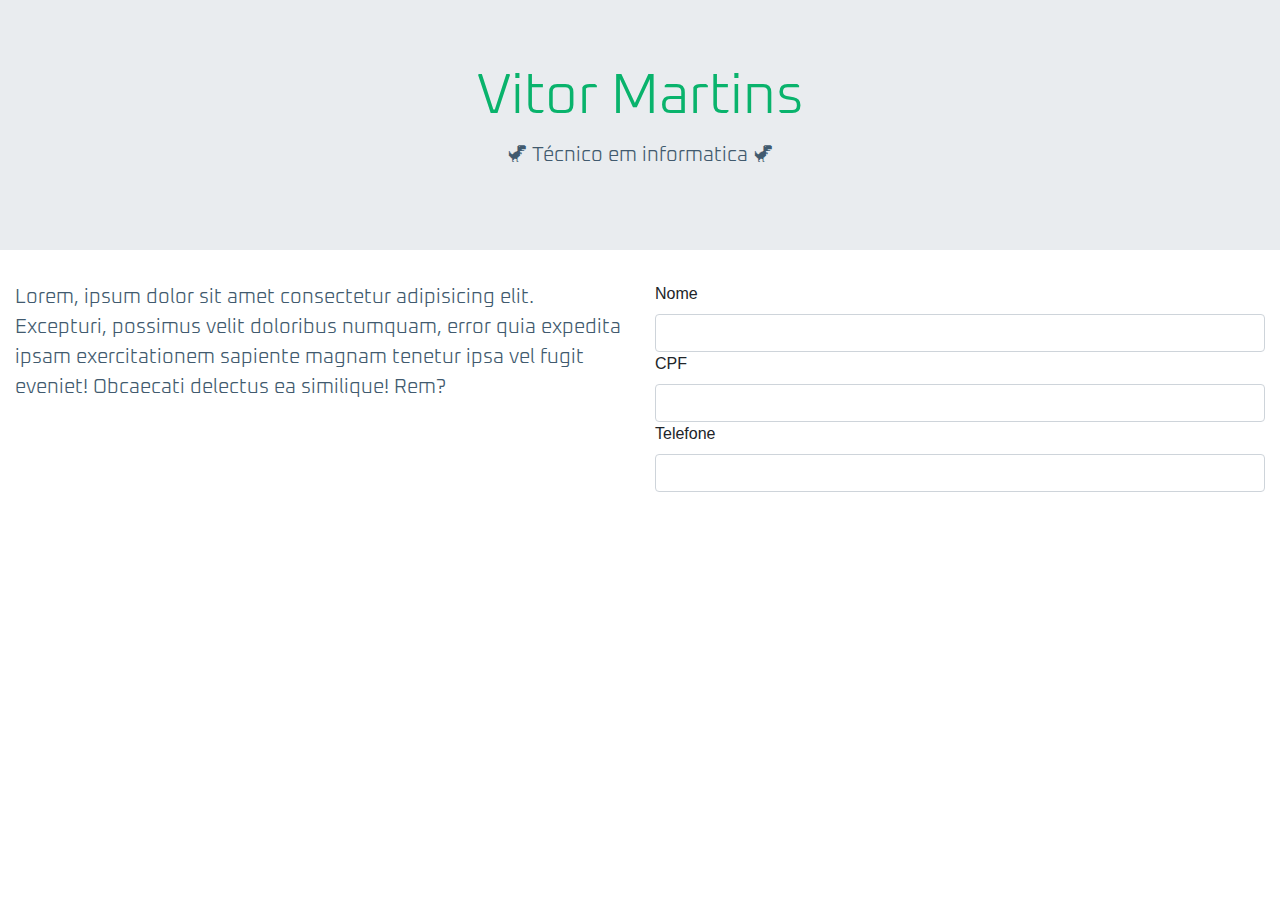
<file: Agencia/jumbotron.html>
<!DOCTYPE html>
<html lang="pt-br">

<head>
    <meta charset="UTF-8">
    <meta name="viewport" content="width=device-width, initial-scale=1.0">
    <meta http-equiv="X-UA-Compatible" content="ie=edge">
    <title>Projeto Bootstrap</title>
    <link rel="stylesheet" href="css/bootstrap.css">
    <link rel="stylesheet" href="css/style.css">
    <link rel="stylesheet" href="libs/MaterialDesign/MaterialDesign-Webfont-master/css/materialdesignicons.css">

</head>

<body>


    <div class="jumbotron jumbotron-fluid text-center bg-title">
        <h1 class="display-4 h1t">Vitor Martins</h1>
        <p class="lead h2t">
            <i class="mdi mdi-google-downasaur "></i> Técnico em informatica
            <i class="mdi mdi-google-downasaur"></i>
    </div>
    <div class="container-fluid">
        <div class="row">
            <div class="col-md-6">

                <p class="lead h2t">
                    Lorem, ipsum dolor sit amet consectetur adipisicing elit. Excepturi, possimus velit doloribus numquam, error quia expedita ipsam exercitationem sapiente magnam tenetur ipsa vel fugit eveniet! Obcaecati delectus ea similique! Rem?
                </p>

            </div>
            <div class="col-md-6">
                <form action="">
                    <div class="form-group">
                        <label for="my-input">Nome</label>
                        <input id="my-input" class="form-control" type="text" name="">
                        <label for="cpf">CPF</label>
                        <input id="my-input" class="form-control" type="text" name="">
                        <label for="my-input">Telefone</label>
                        <input id="telefone" class="form-control" type="tel" name="">
                    </div>
                </form>
            </div>
        </div>
    </div>


    <!-- <p> <i class="mdi mdi-google-downasaur mdi-48px"></i></p> -->

    <script src="js/jquery-3.4.1.js"></script>
    <script src="js/bootstrap.js"></script>
    <script src="libs/jQueryMask/jQuery-Mask-Plugin-master/dist/jquery.mask.js"></script>
    <script src="js/vitor-martins.js"></script>
</body>

</html>
</file>
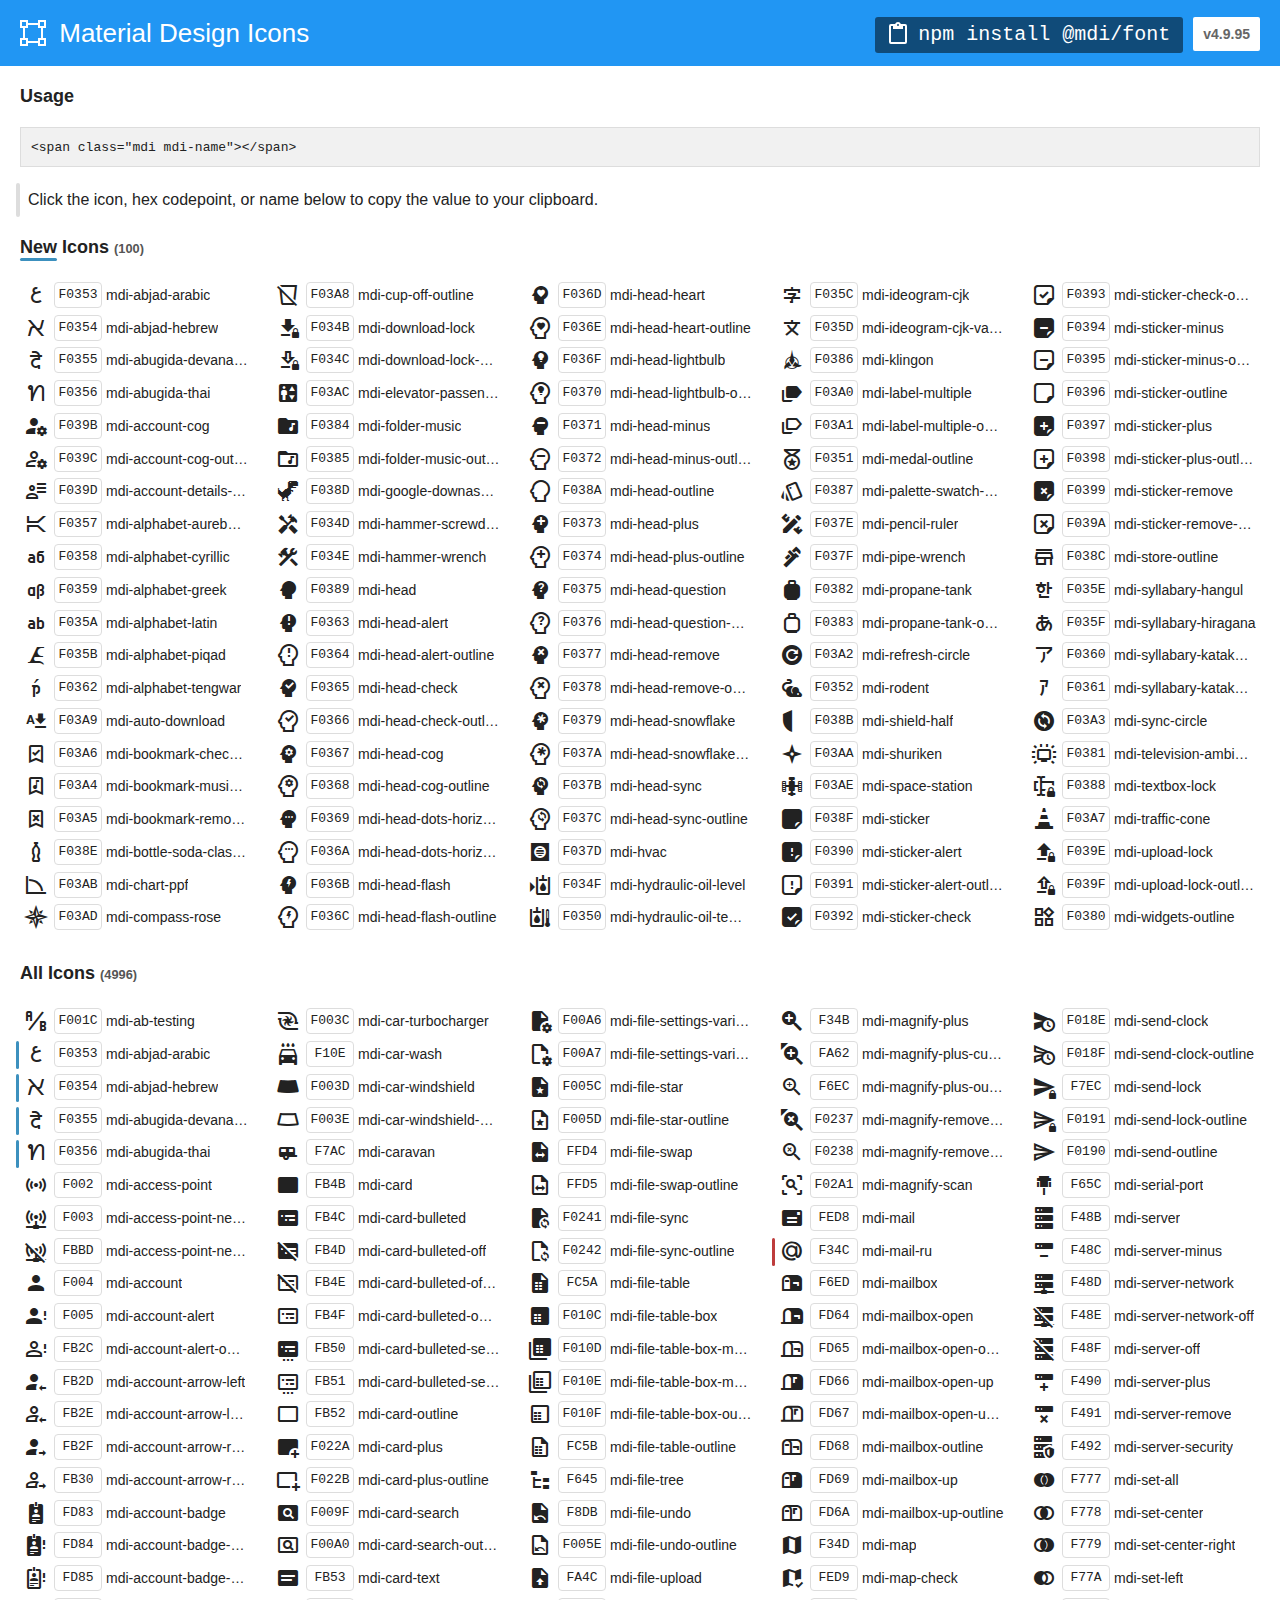
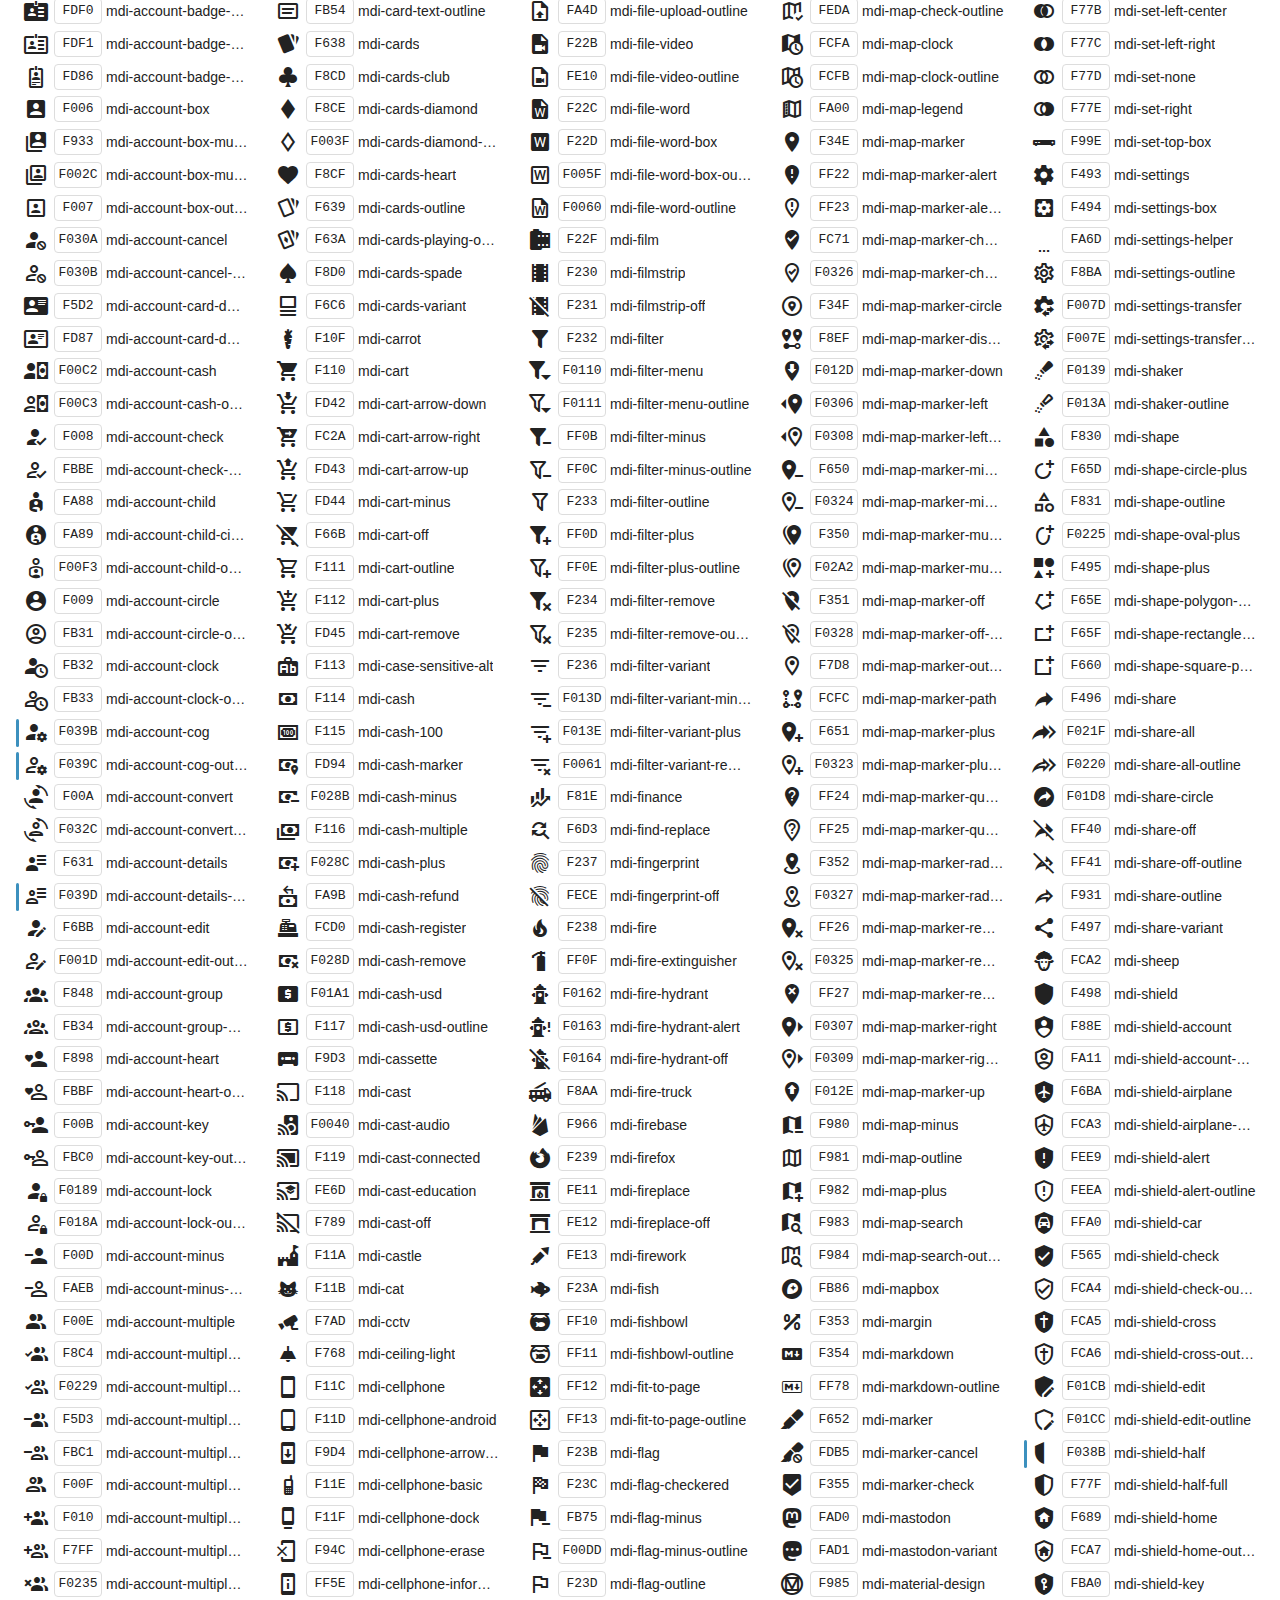
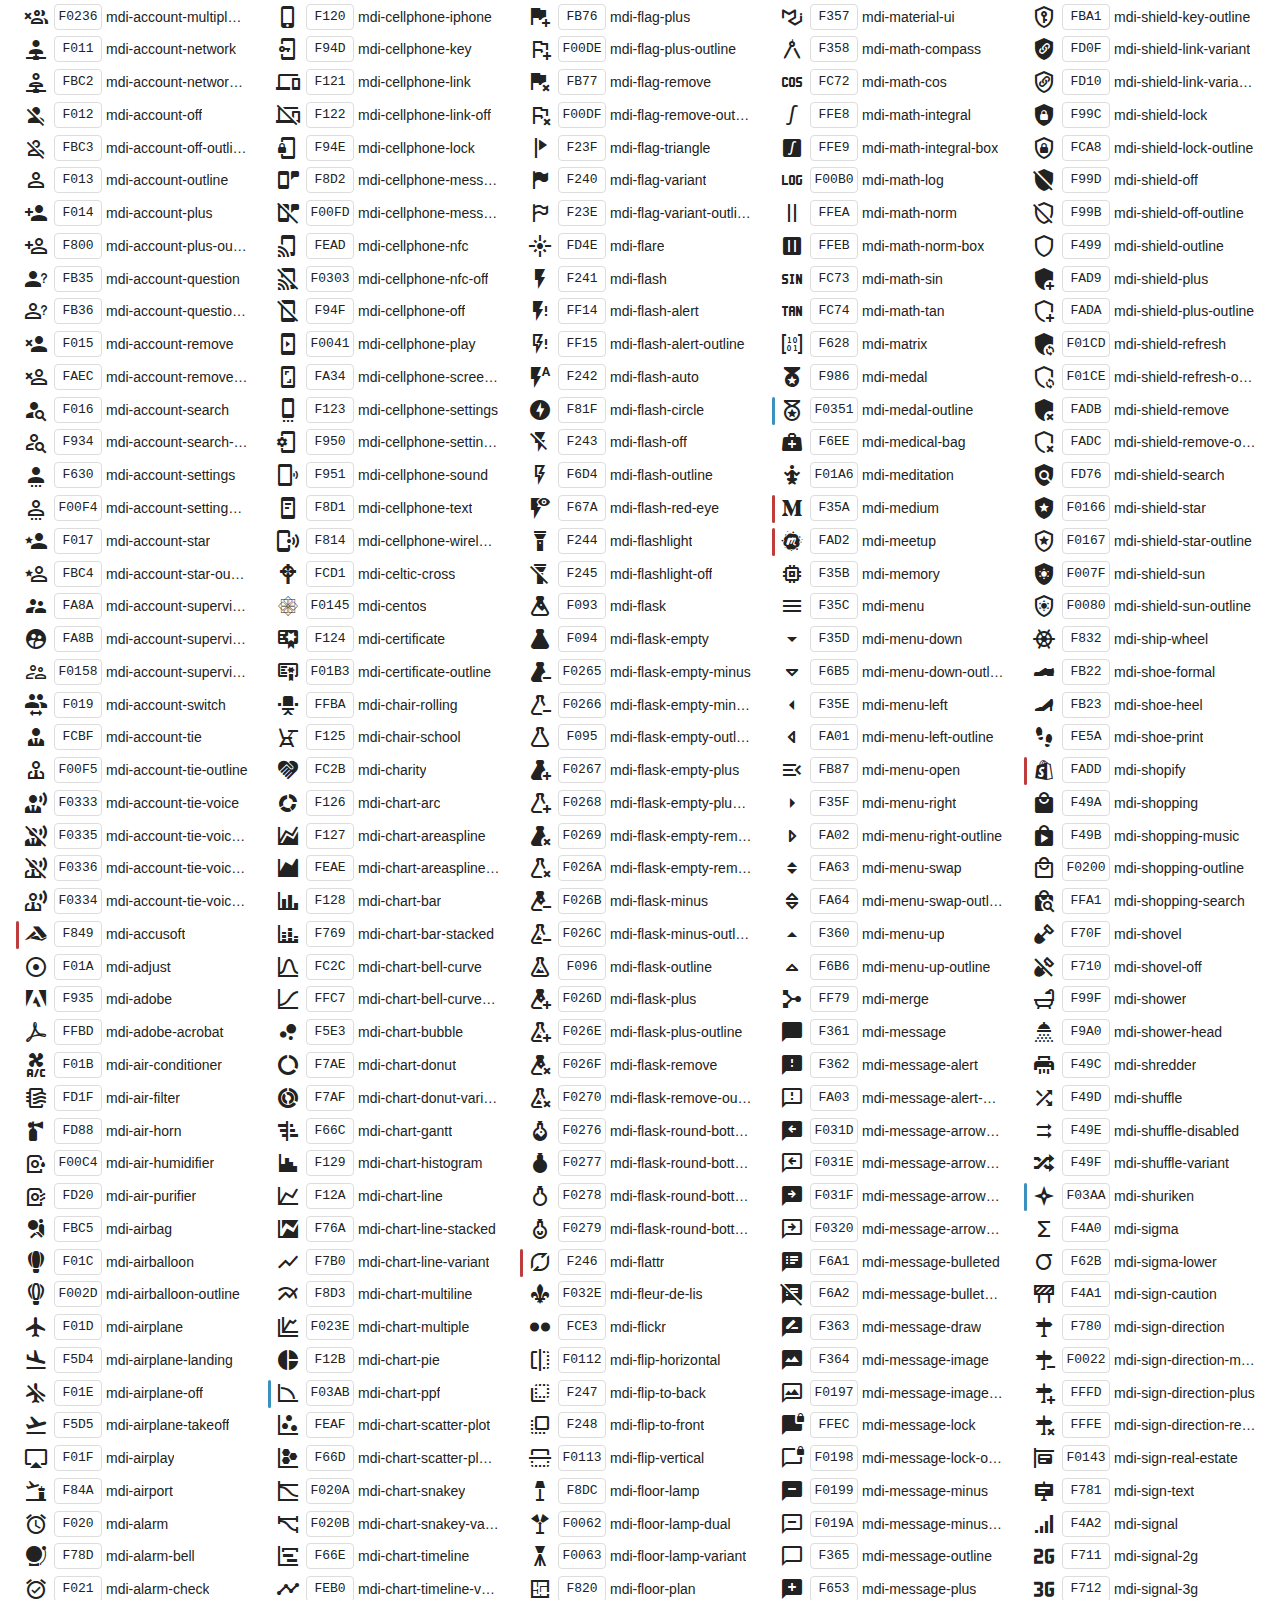
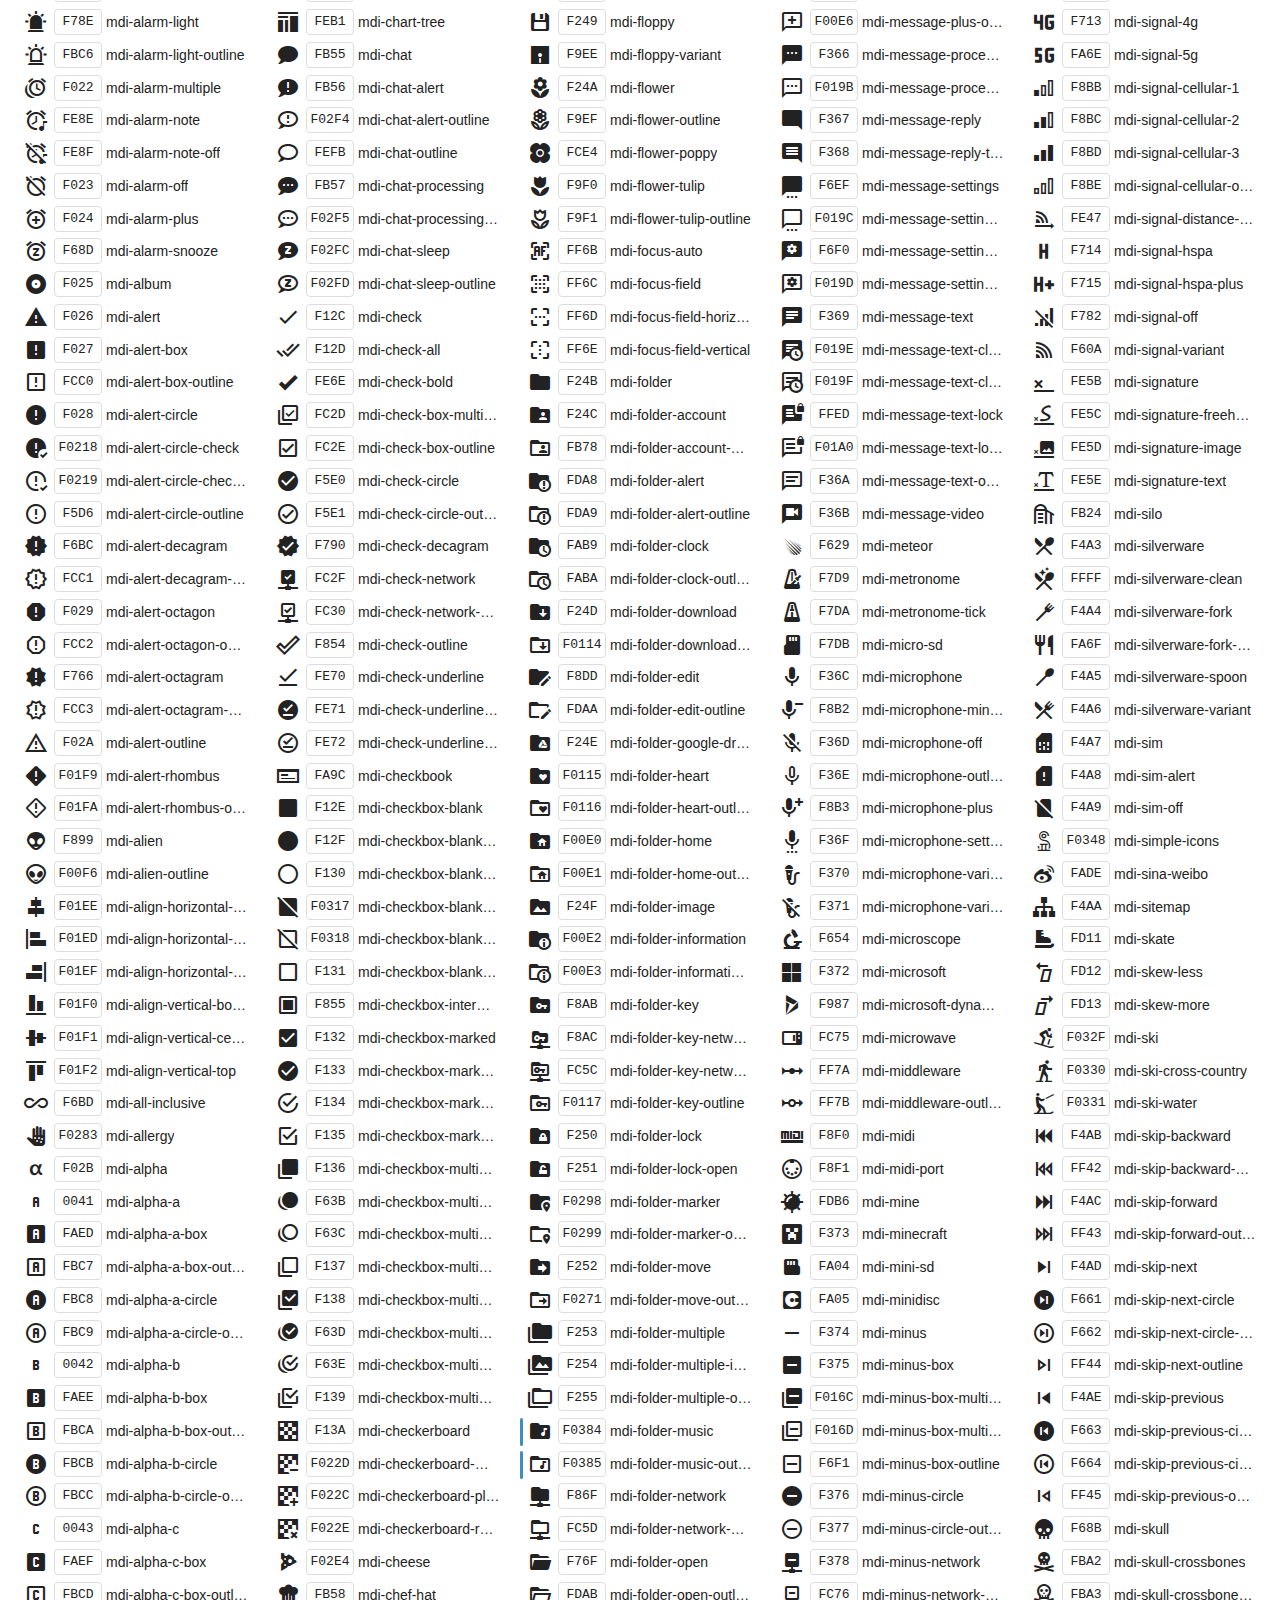
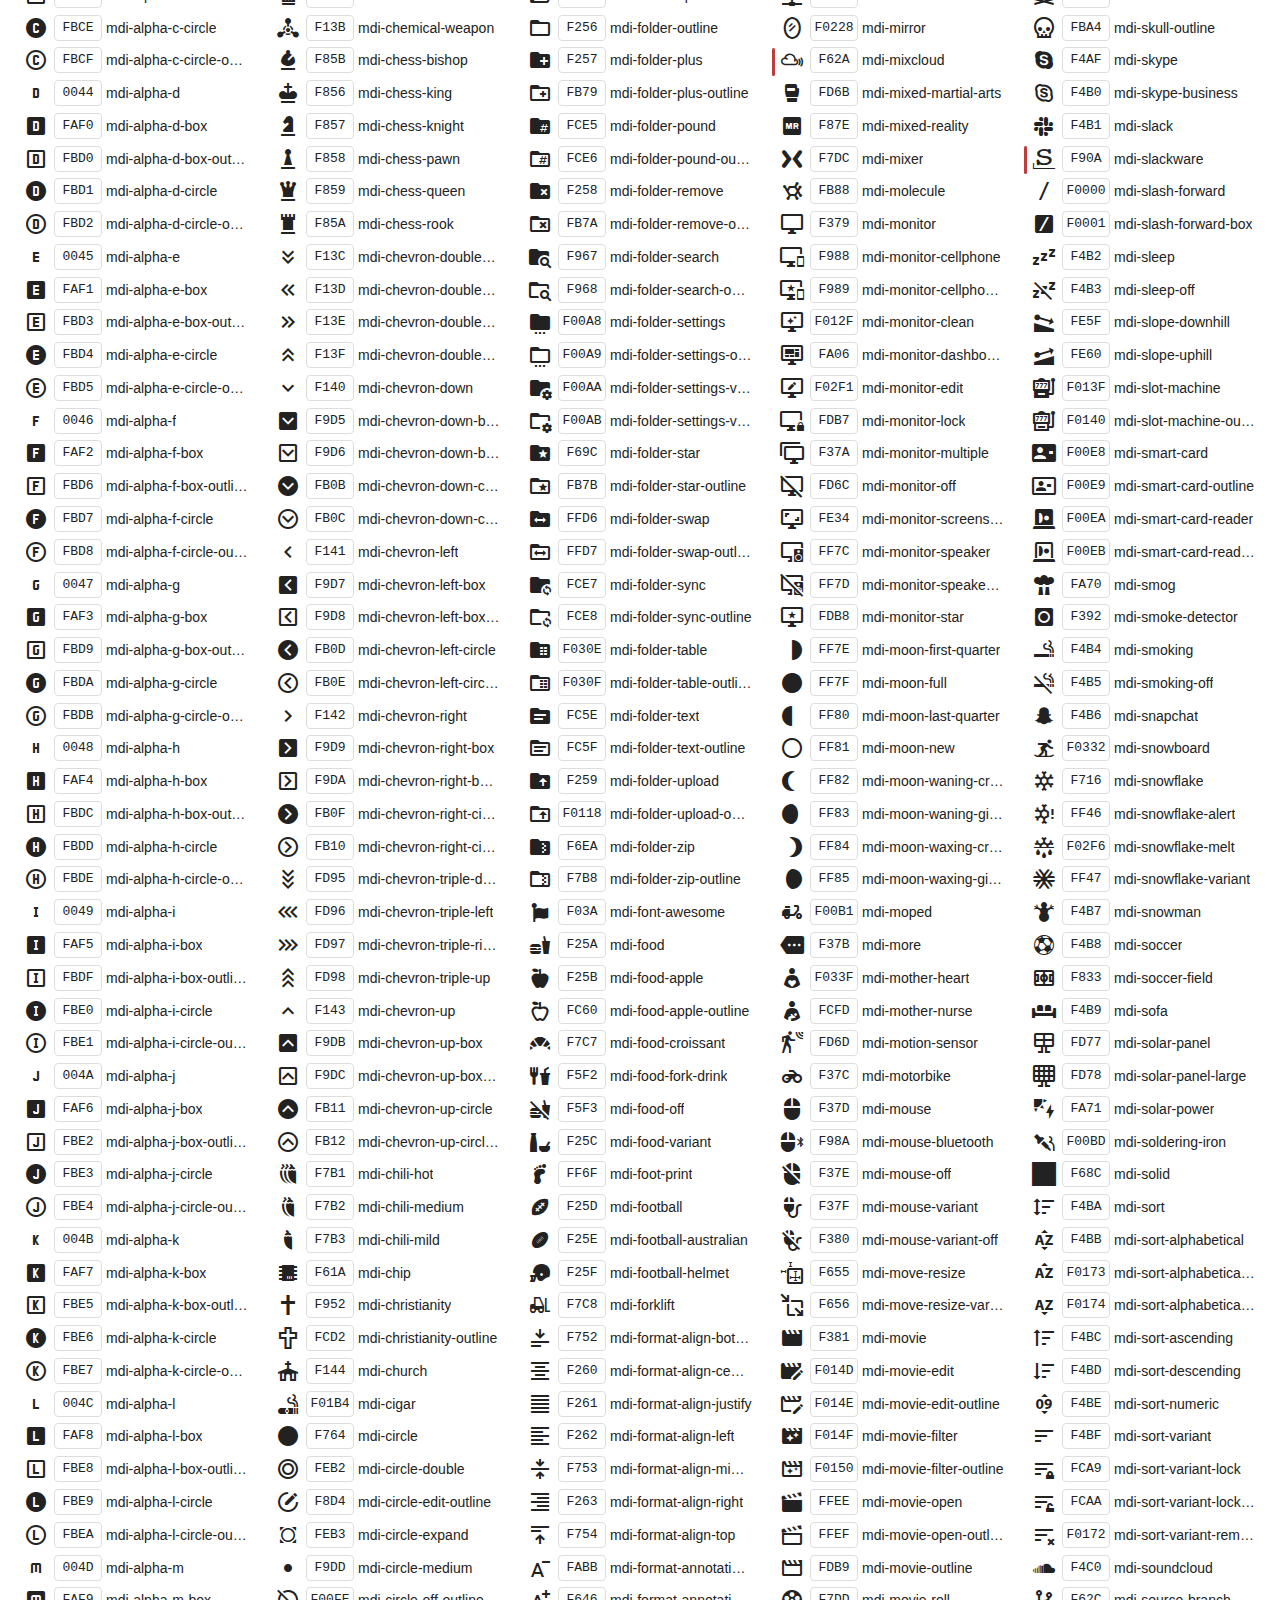
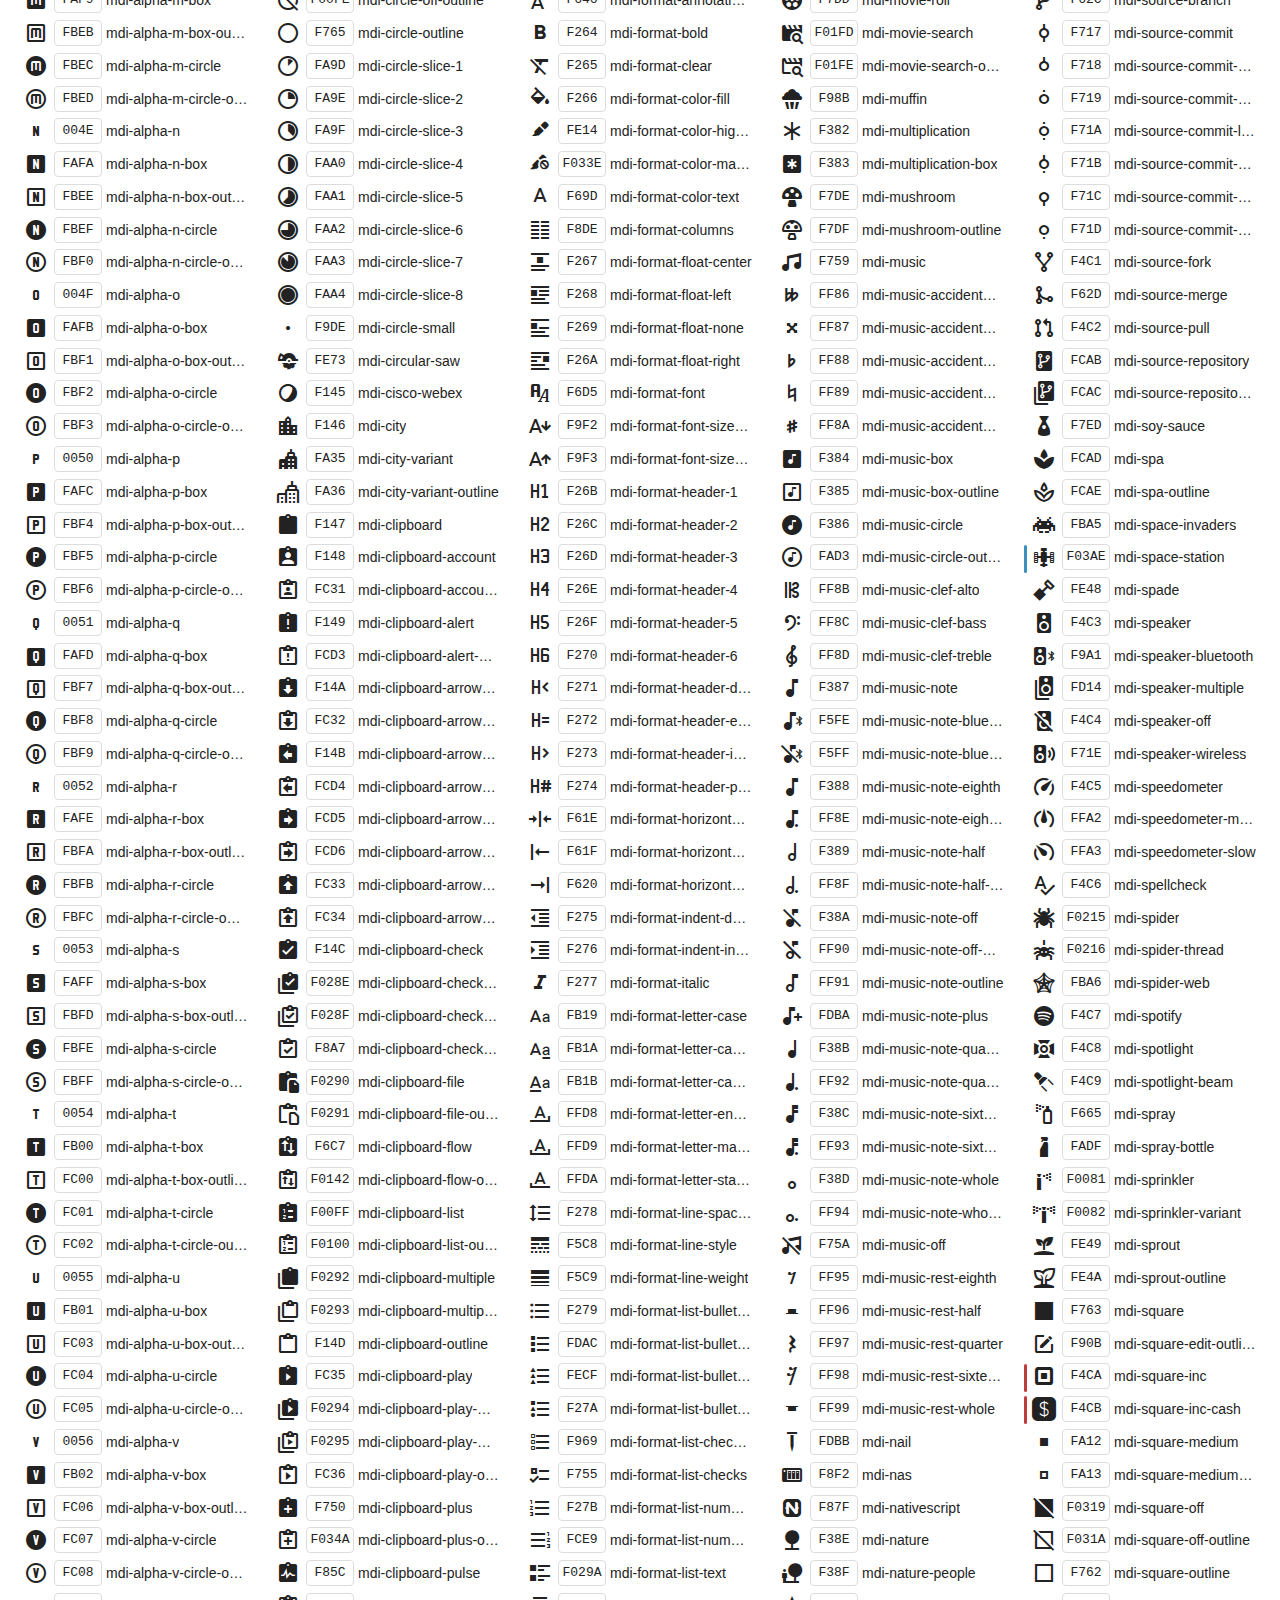
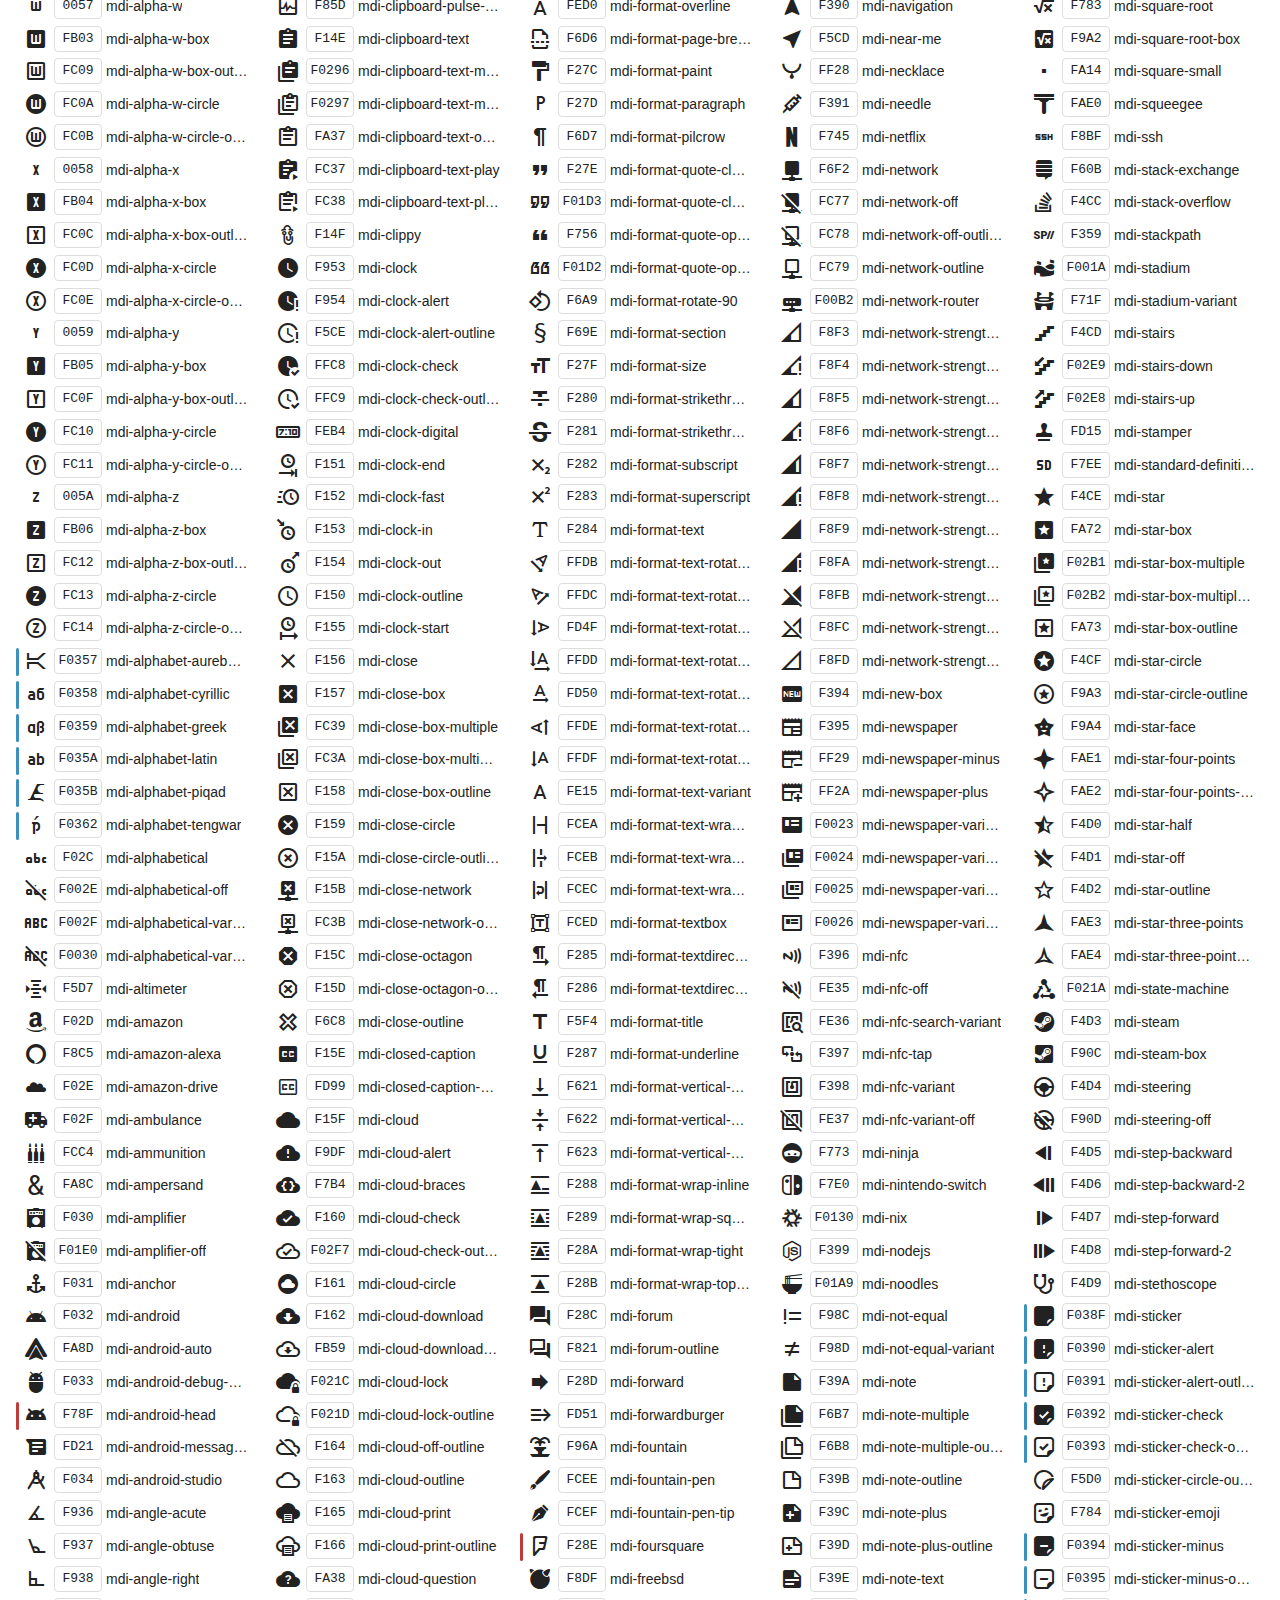
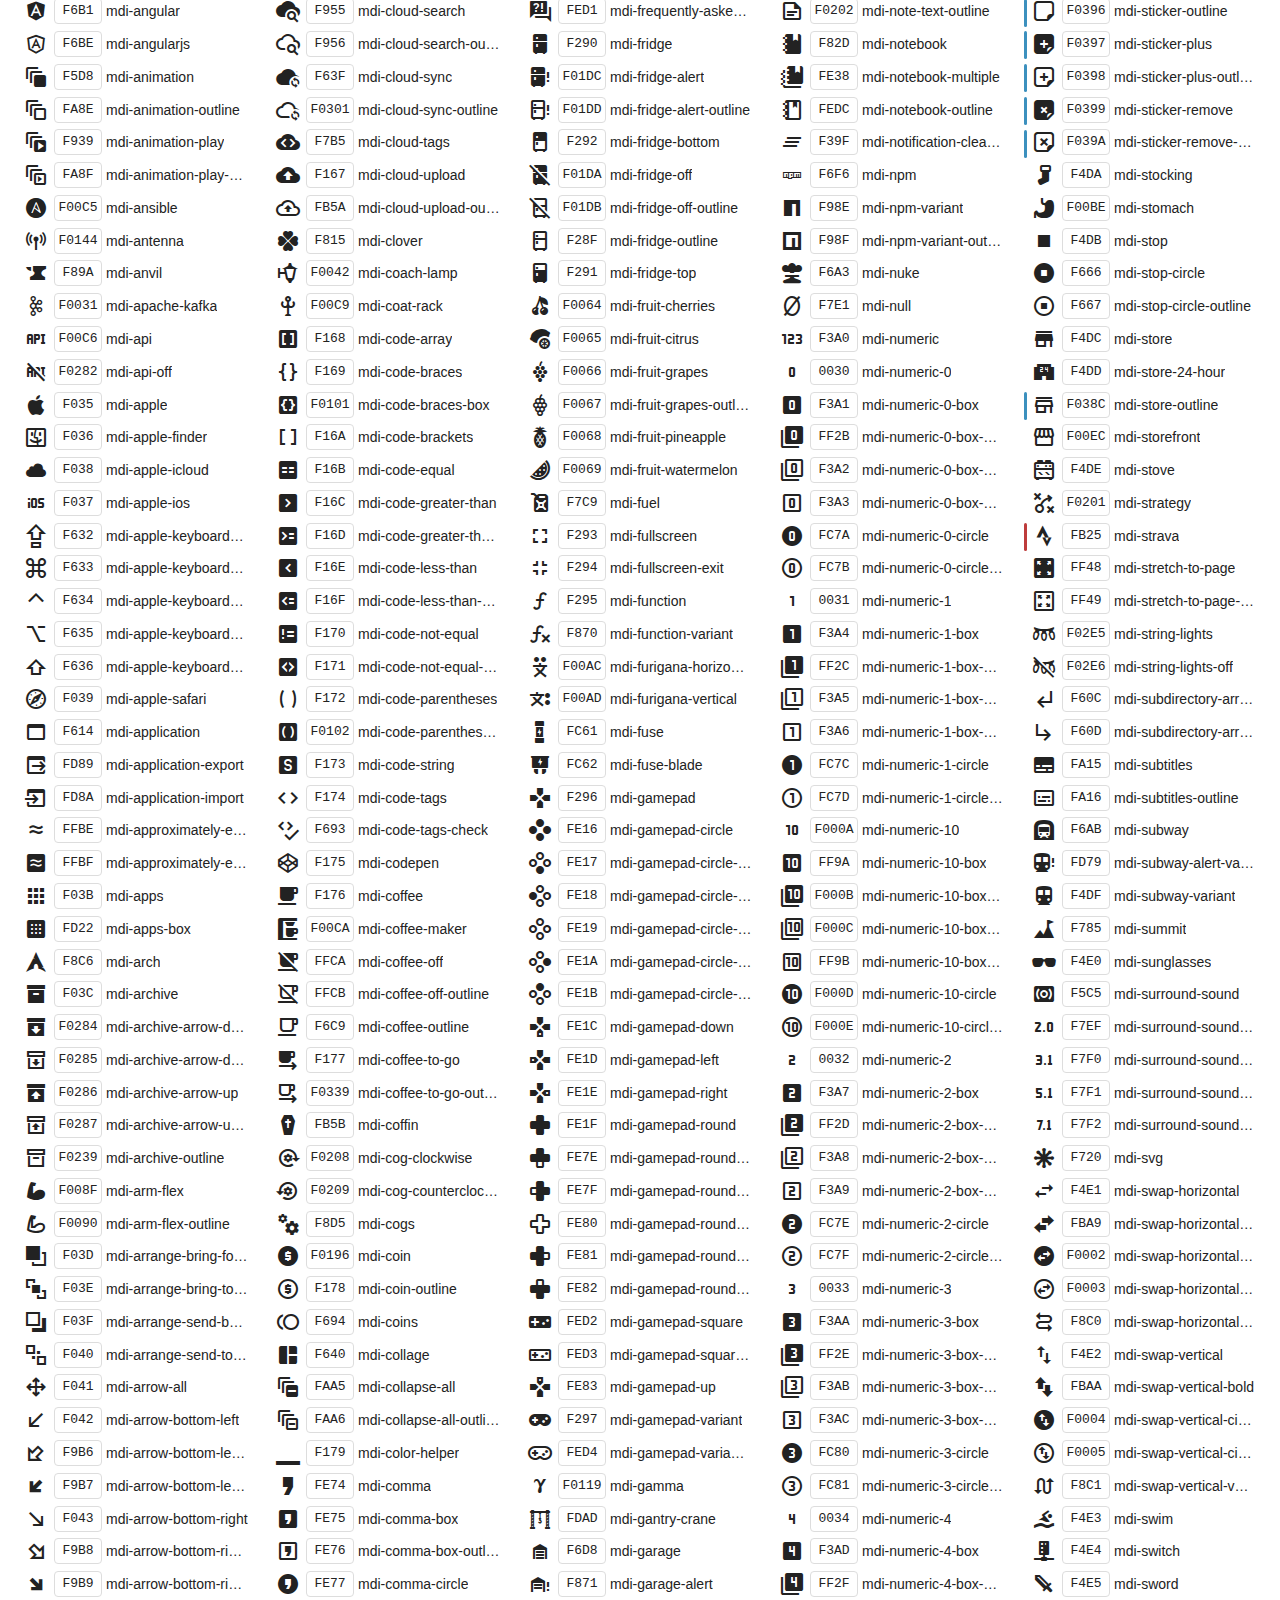
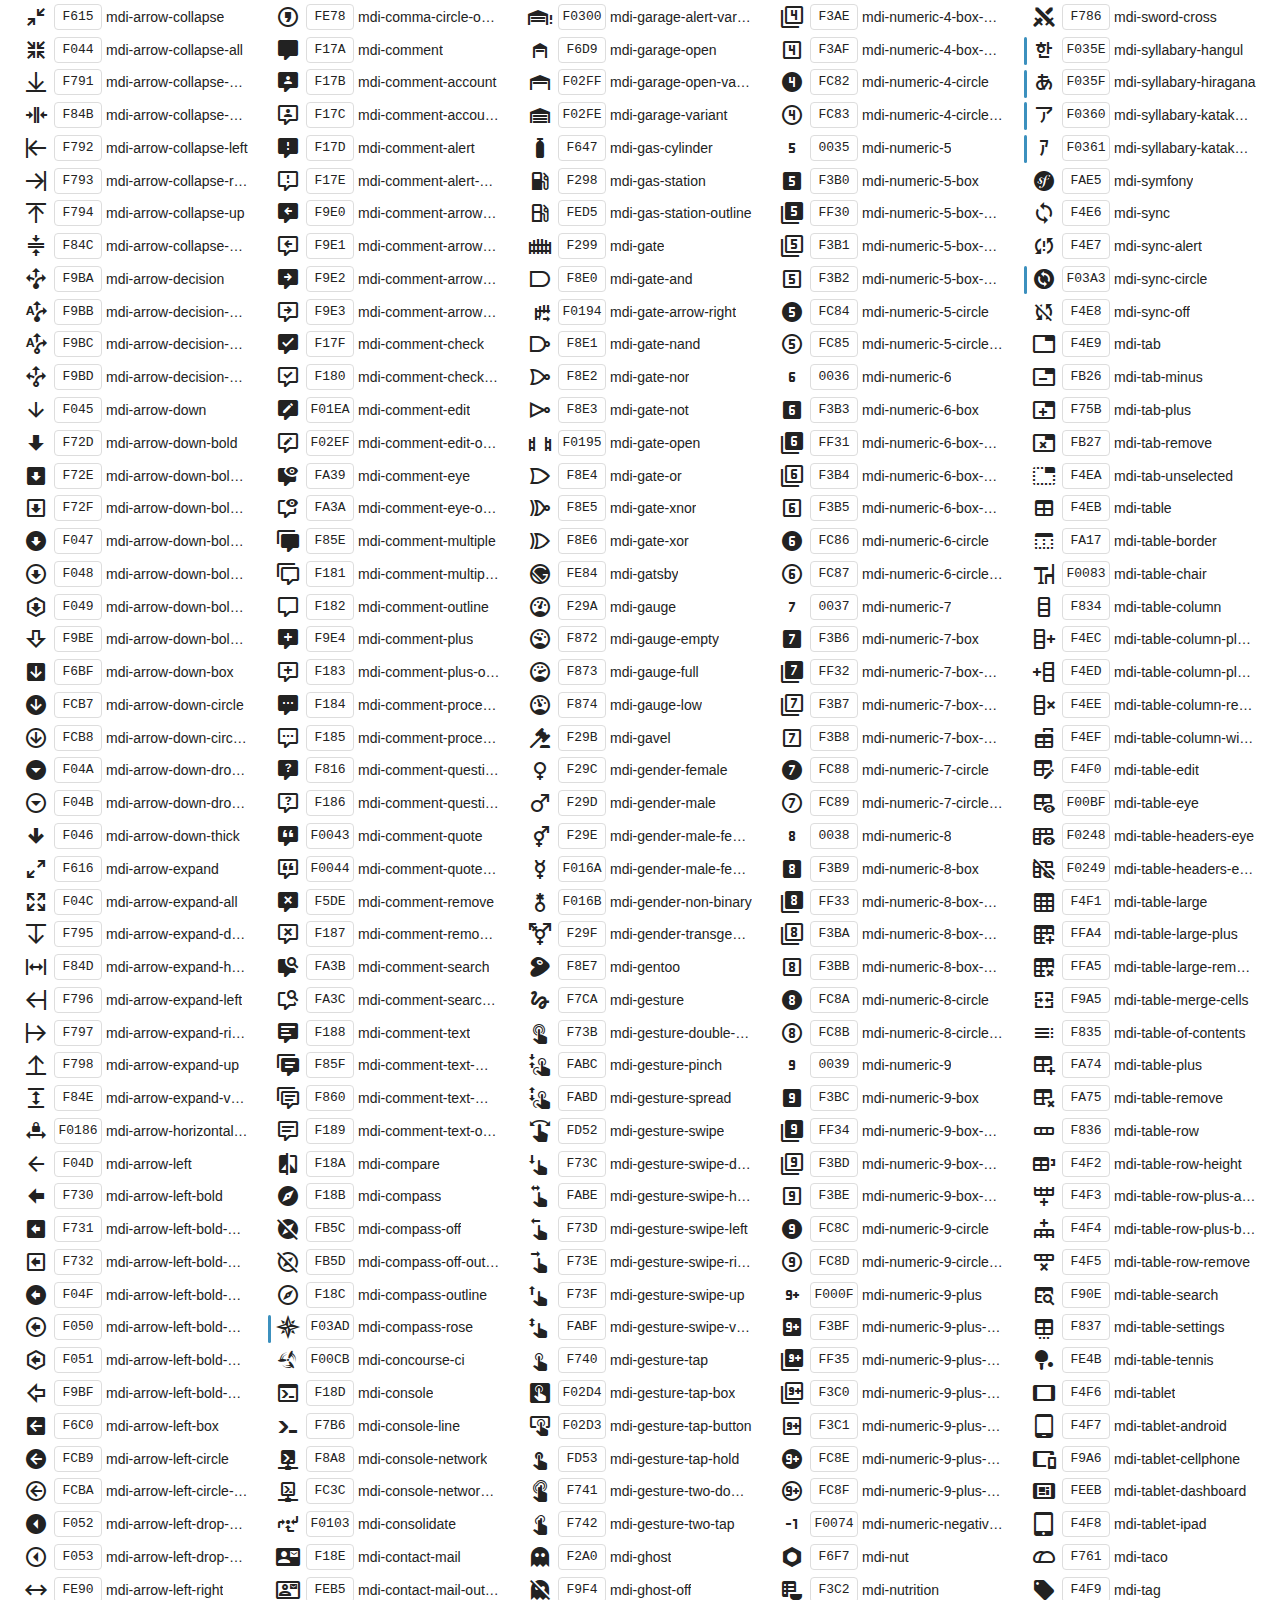
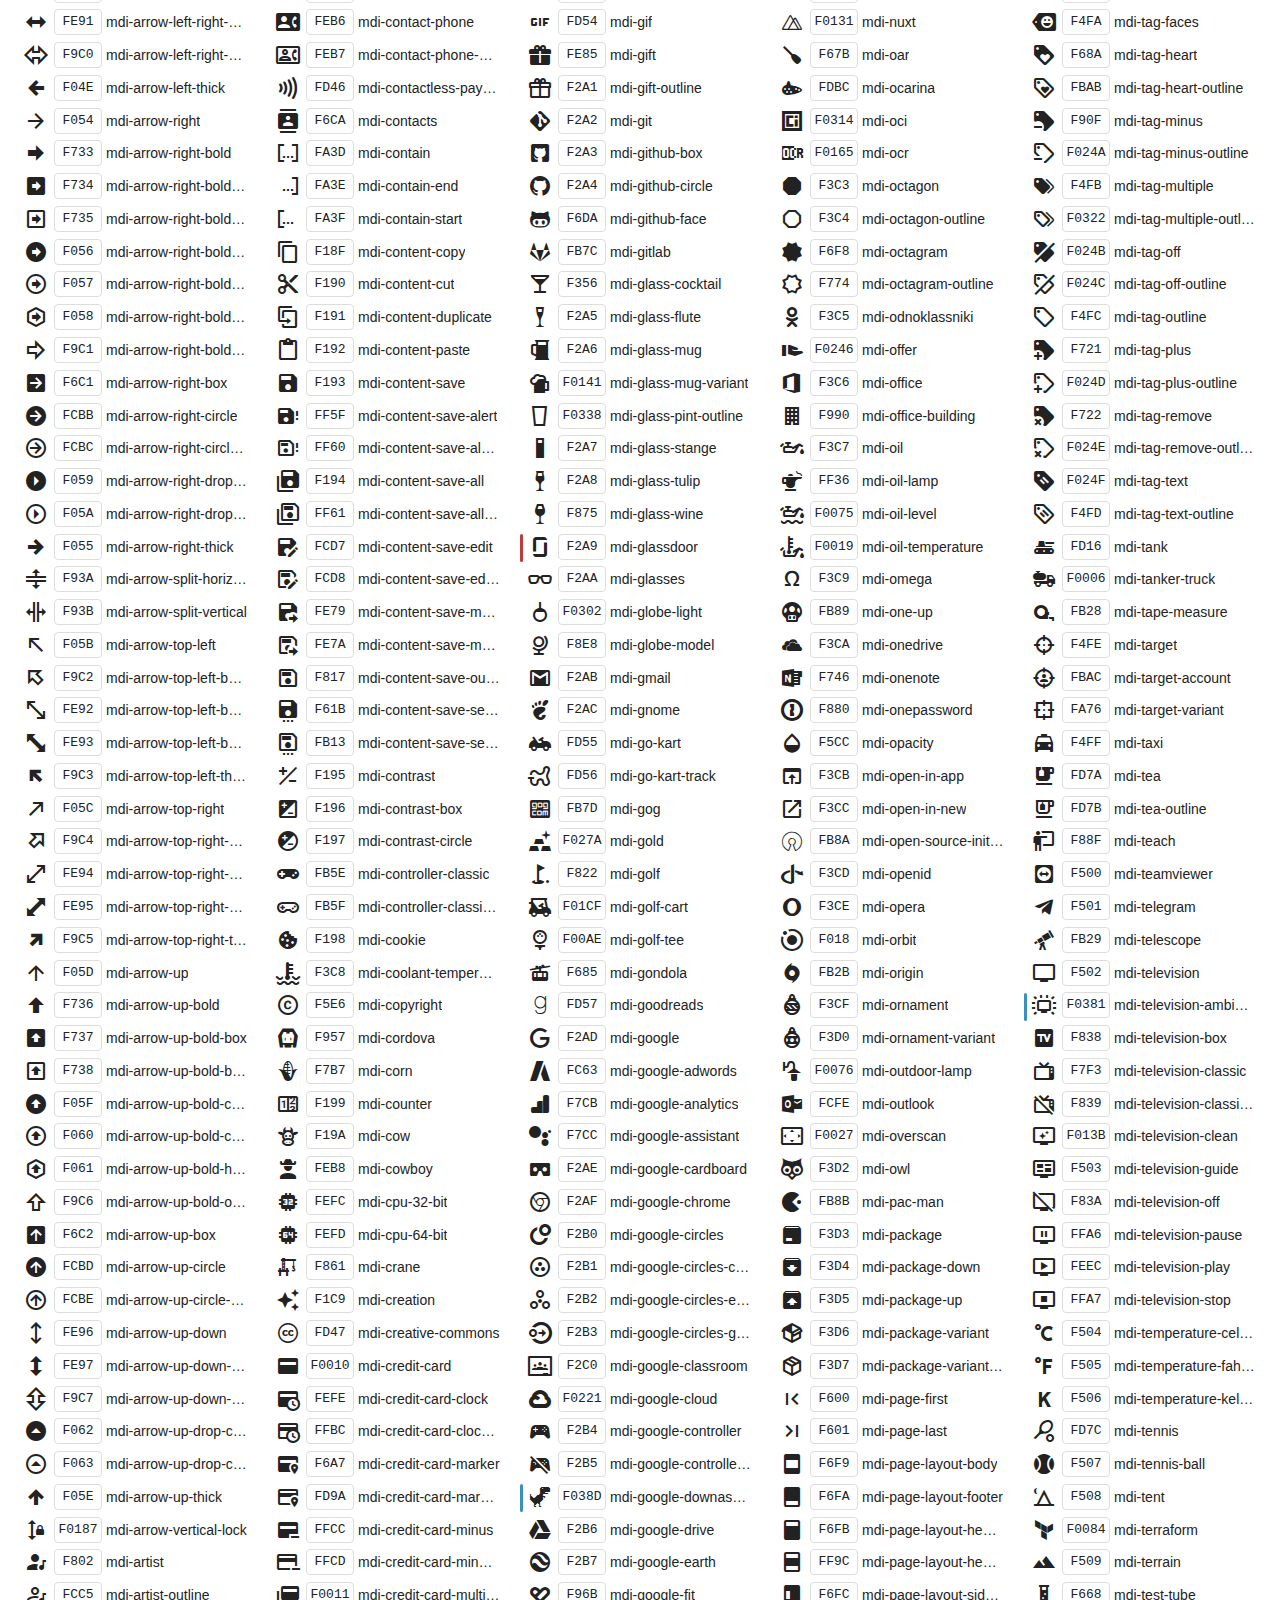
<file: Agencia/libs/MaterialDesign/MaterialDesign-Webfont-master/preview.html>
﻿<!doctype html>
<html lang="en">

<head>
    <meta charset="utf-8" />
    <meta name="google" content="notranslate">
    <title>Material Design Icons</title>
    <style>
        * {
            margin: 0;
            padding: 0;
        }

        body {
            margin: 0;
            padding: 0;
            background: #fff;
            color: #222;
        }

        h1,
        h2,
        h3,
        p,
        div,
        blockquote,
        footer {
            font-family: "Helvetica Neue", Arial, sans-serif;
        }

        h1 {
            padding: 20px 20px 16px 20px;
            font-size: 26px;
            line-height: 26px;
            font-weight: normal;
            color: #FFF;
            background-color: #2196F3;
        }

        h1 svg {
            vertical-align: middle;
            width: 26px;
            height: 26px;
            margin: 0 6px 4px 0;
        }

        h1 svg path {
            fill: #FFF;
        }

        h1 .version {
            font-size: 14px;
            background: #FFF;
            padding: 4px 10px;
            float: right;
            border-radius: 2px;
            margin: -3px 0 0 0;
            color: #666;
            font-weight: bold;
        }

        h1 .version::before {
            content: 'v';
        }

        h1 code {
            font-size: 20px;
            background: rgba(0, 0, 0, 0.5);
            padding: 4px 12px;
            border-radius: 3px;
            float: right;
            margin: -3px 10px 0 0;
            border: 1px solid transparent;
            cursor: pointer;
        }

        h1 code:hover {
            border: 1px solid #FFF;
        }

        h1 code svg {
            width: 24px;
            height: 24px;
            margin: -1px -4px 0 -2px
        }

        h2 {
            font-size: 18px;
            padding: 20px;
        }

        h2 small {
            color: #555;
            font-size: 0.8rem;
        }

        h2 small::before {
            content: '(';
        }

        h2 small::after {
            content: ')';
        }

        h2 span {
            position: relative;
        }

        h2.newicons span::before {
            position: absolute;
            content: ' ';
            width: 100%;
            height: 0.2rem;
            bottom: -0.25rem;
            background: #3C90BE;
            border-radius: 0.1rem;
        }

        h2.deprecatedicons span::before {
            position: absolute;
            content: ' ';
            width: 100%;
            height: 0.2rem;
            bottom: -0.25rem;
            background: #BE3C3C;
            border-radius: 0.1rem;
        }

        h3 {
            font-size: 14px;
            padding: 10px 20px 0 20px;
            font-weight: bold;
        }

        p {
            padding: 10px 20px;
        }

        p code {
            display: inline-block;
            vertical-align: middle;
            background: #F1F1F1;
            padding: 3px 5px;
            border-radius: 3px;
            border: 1px solid #DDD;
        }

        p i.mdi {
            vertical-align: middle;
            border-radius: 4px;
            display: inline-block;
        }

        p i.mdi.dark-demo {
            background: #333;
        }

        p.note {
            color: #999;
            font-size: 14px;
            padding: 0 20px 5px 20px;
        }

        p.deprecated {
            margin: -0.5rem 0 0.25rem 0;
        }

        p.extras {
            margin-top: -0.5rem;
        }

        div.icons {
            padding: 0 20px 10px 20px;
            -webkit-column-count: 5;
            -moz-column-count: 5;
            column-count: 5;
            -webkit-column-gap: 20px;
            -moz-column-gap: 20px;
            column-gap: 20px;
        }

        div.icons div {
            line-height: 2em;
        }

        div.icons div span {
            cursor: pointer;
            font-size: 14px;
            text-overflow: ellipsis;
            display: inline-block;
            max-width: calc(100% - 90px);
            overflow: hidden;
            vertical-align: middle;
            white-space: nowrap;
        }

        div.icons div code:hover,
        div.icons div span:hover,
        div.icons div i:hover {
            color: #3c90be;
        }

        div.icons div code:hover {
            border-color: #3c90be;
        }

        div.icons div code {
            border: 1px solid #DDD;
            width: 46px;
            margin-left: 2px;
            margin-right: 4px;
            border-radius: 4px;
            display: inline-block;
            vertical-align: middle;
            text-align: center;
            line-height: 24px;
            cursor: pointer;
        }

        div.icons div i {
            display: inline-block;
            width: 32px;
            height: 24px;
            text-align: center;
            vertical-align: middle;
            cursor: pointer;
            line-height: 24px;
        }

        div.icons .mdi::before {
            font-size: 24px;
        }

        div.icons div.new::before {
            content: ' ';
            width: 0.2rem;
            height: 1.75rem;
            position: absolute;
            margin-top: 0.25rem;
            margin-left: -0.25rem;
            background: #3C90BE;
            border-radius: 0.1rem;
        }

        div.icons div.deprecated::before {
            content: ' ';
            width: 0.2rem;
            height: 1.75rem;
            position: absolute;
            margin-top: 0.25rem;
            margin-left: -0.25rem;
            background: #BE3C3C;
            border-radius: 0.1rem;
        }

        pre {
            margin: 0 20px;
            font-family: Consolas, monospace;
            padding: 10px;
            border: 1px solid #DDD;
            background: #F1F1F1;
        }

        blockquote {
            position: relative;
            margin: 1rem 1rem 0 1rem;
            padding: 0.5rem 0.5rem 0.5rem 0.75rem;
        }

        blockquote.note::before {
            content: ' ';
            width: 0.25rem;
            height: 100%;
            background: #DDD;
            position: absolute;
            border-radius: 0.25rem;
            top: 0;
            left: 0;
        }

        blockquote.deprecated::before {
            content: ' ';
            width: 0.25rem;
            height: 100%;
            background: #BE3C3C;
            position: absolute;
            border-radius: 0.25rem;
            top: 0;
            left: 0;
        }

        div.copied {
            position: fixed;
            top: 100px;
            left: 50%;
            width: 200px;
            text-align: center;
            color: #3c763d;
            background-color: #dff0d8;
            border: 1px solid #d6e9c6;
            padding: 10px 15px;
            border-radius: 4px;
            margin-left: -100px;
            box-shadow: 0 0 10px rgba(0, 0, 0, 0.2);
        }

        div.examples {
            display: flex;
            flex-wrap: wrap;
            margin: 0.5rem 1.25rem;
        }

        div.examples > div {
            display: flex;
            margin-right: 0.5rem;
            margin-bottom: 0.5rem;
        }

        div.examples > div > div:first-child {
            display: flex;
            padding: 0.5rem;
            border-radius: 0.25rem;
            box-shadow: 0 0 0.25rem rgba(0, 0, 0, 0.4);
            background: #FFF;
            z-index: 1;
            align-items: center;
            justify-content: center;
        }

        div.examples > div > div:first-child + div {
            display: flex;
            margin-left: -0.25rem;
            padding: 0.5rem 0.75rem 0.5rem 1rem;
            background: #222;
            border-radius: 0 0.25rem 0.25rem 0;
        }

        div.examples > div > div:first-child + div > code {
            color: #FFF;
            align-self: center;
        }

        div.examples > div > div.dark:first-child {
            background: #444;
        }

        div.examples i {
            display: flex;
        }

        div.examples-size > div > div:first-child {
            min-width: 3rem;
        }

        footer {
            display: flex;
            padding: 20px;
            color: #666;
            border-top: 1px solid #DDD;
            background: #F1F1F1;
        }

        footer > div:first-child {
            flex: 1;
        }

        footer > div:last-child {
            text-align: right;
        }

        footer a {
            color: #e91e63;
            text-decoration: none;
        }

        footer a:hover {
            text-decoration: underline;
        }
    </style>
    <link href="css/materialdesignicons.min.css" media="all" rel="stylesheet" type="text/css" />
</head>

<body>
    <h1>
        <svg>
            <path d="M0,0H8V3H18V0H26V8H23V18H26V26H18V23H8V21H18V18H21V8H18V5H8V8H5V18H8V26H0V18H3V8H0V0M2,2V6H6V2H2M2,20V24H6V20H2M20,2V6H24V2H20M20,20V24H24V20H20Z"></path>
        </svg>
        Material Design Icons
        <span class="version">4.9.95</span>
        <code id="npm" title="Copy to Clipboard">
            <svg viewBox="0 0 24 24">
                <path d="M19,20H5V4H7V7H17V4H19M12,2A1,1 0 0,1 13,3A1,1 0 0,1 12,4A1,1 0 0,1 11,3A1,1 0 0,1 12,2M19,2H14.82C14.4,0.84 13.3,0 12,0C10.7,0 9.6,0.84 9.18,2H5A2,2 0 0,0 3,4V20A2,2 0 0,0 5,22H19A2,2 0 0,0 21,20V4A2,2 0 0,0 19,2Z" />
            </svg>
            npm install @mdi/font
        </code>
    </h1>

    <h2 class="usage">Usage</h2>
    <pre><code>&lt;span class=&quot;mdi mdi-<span id="name">name</span>&quot;&gt;&lt;/span&gt;</code></pre>

    <blockquote class="note">
        Click the icon, hex codepoint, or name below to copy the value to your clipboard.
    </blockquote>

    <h2 class="newicons"><span>New</span> Icons <small id="newIconsCount">-</small></h2>
    <div class="icons" id="newIcons"></div>

    <h2 class="icons">All Icons <small id="iconsCount">-</small></h2>
    <div class="icons" id="icons"></div>

    <h2 class="deprecatedicons"><span>Deprecated</span> Icons <small id="deprecatedIconsCount">-</small></h2>
    <p class="deprecated" id="deprecated">
        Deprecated icons will be removed in a future major release.
    </p>
    <div class="icons" id="deprecatedIcons"></div>

    <h2 class="extras">Extras</h2>

    <p class="extras">The helper CSS classes are listed below.</p>

    <section>
        <h3>Size</h3>

        <div class="examples examples-size">
            <div>
                <div>
                    <i class="mdi mdi-18px mdi-account"></i>
                </div>
                <div>
                    <code>mdi-18px</code>
                </div>
            </div>
            <div>
                <div>
                    <i class="mdi mdi-24px mdi-account"></i>
                </div>
                <div>
                    <code>mdi-24px</code>
                </div>
            </div>
            <div>
                <div>
                    <i class="mdi mdi-36px mdi-account"></i>
                </div>
                <div>
                    <code>mdi-36px</code>
                </div>
            </div>
            <div>
                <div>
                    <i class="mdi mdi-48px mdi-account"></i>
                </div>
                <div>
                    <code>mdi-48px</code>
                </div>
            </div>
        </div>
    </section>

    <h3>Rotate</h3>

    <div class="examples">
        <div>
            <div>
                <i class="mdi mdi-36px mdi-account"></i>
            </div>
        </div>
        <div>
            <div>
                <i class="mdi mdi-36px mdi-rotate-45 mdi-account"></i>
            </div>
            <div>
                <code>mdi-rotate-45</code> 
            </div>
        </div>
        <div>
            <div>
                <i class="mdi mdi-36px mdi-rotate-90 mdi-account"></i>
            </div>
            <div>
                <code>mdi-rotate-90</code>
            </div>
        </div>
        <div>
            <div>
                <i class="mdi mdi-36px mdi-rotate-135 mdi-account"></i>
            </div>
            <div>
                <code>mdi-rotate-135</code>
            </div>
        </div>
        <div>
            <div>
                <i class="mdi mdi-36px mdi-rotate-180 mdi-account"></i>
            </div>
            <div>
                <code>mdi-rotate-180</code>
            </div>
        </div>
        <div>
            <div>
                <i class="mdi mdi-36px mdi-rotate-225 mdi-account"></i>
            </div>
            <div>
                <code>mdi-rotate-225</code>
            </div>
        </div>
        <div>
            <div>
                <i class="mdi mdi-36px mdi-rotate-270 mdi-account"></i>
            </div>
            <div>
                <code>mdi-rotate-270</code>
            </div>
        </div>
        <div>
            <div>
                <i class="mdi mdi-36px mdi-rotate-315 mdi-account"></i>
            </div>
            <div>
                <code>mdi-rotate-315</code> 
            </div>
        </div>
    </div>

    <h3>Flip</h3>

    <div class="examples">
        <div>
            <div>
                <i class="mdi mdi-36px mdi-account-alert"></i>
            </div>
        </div>
        <div>
            <div>
                <i class="mdi mdi-36px mdi-flip-h mdi-account-alert"></i>
            </div>
            <div>
                <code>mdi-flip-h</code> 
            </div>
        </div>
        <div>
            <div>
                <i class="mdi mdi-36px mdi-flip-v mdi-account-alert"></i>
            </div>
            <div>
                <code>mdi-flip-v</code> 
            </div>
        </div>
    </div>

    <p class="note"><strong>Note:</strong> We do not include the ability to use <code>mdi-flip-*</code> and
        <code>mdi-rotate-*</code> at the same time.</p>

    <h3>Spin</h3>

    <div class="examples">
        <div>
            <div>
                <i class="mdi mdi-36px mdi-spin mdi-loading"></i>
            </div>
            <div>
                <code>mdi-spin</code>
            </div>
        </div>
        <div>
            <div>
                <i class="mdi mdi-36px mdi-spin mdi-star"></i>
            </div>
            <div>
                <code>mdi-spin</code>
            </div>
        </div>
    </div>

    <h3>Color</h3>

    <div class="examples">
        <div>
            <div class="dark">
                <i class="mdi mdi-36px mdi-light mdi-account dark-demo"></i>
            </div>
            <div>
                <code>mdi-light</code>
            </div>
        </div>
        <div>
            <div class="dark">
                <i class="mdi mdi-36px mdi-light mdi-inactive mdi-account dark-demo"></i>
            </div>
            <div>
                <code>mdi-light mdi-inactive</code>
            </div>
        </div>
        <div>
            <div>
                <i class="mdi mdi-36px mdi-dark mdi-account"></i>
            </div>
            <div>
                <code>mdi-dark</code>
            </div>
        </div>
        <div>
            <div>
                <i class="mdi mdi-36px mdi-dark mdi-inactive mdi-account"></i>
            </div>
            <div>
                <code>mdi-dark mdi-inactive</code> 
            </div>
        </div>
    </div>

    <footer>
        <div>
            Generated with <a href="https://npmjs.com/package/@mdi/font-build">@mdi/font-build</a>
            by <a href="http://MaterialDesignIcons.com/">MaterialDesignIcons.com</a>.
        </div>
        <div>
            <a href="https://www.npmjs.com/org/mdi" target="_blank">NPM @mdi Organization</a>
        </div>
    </footer>

    <script type="text/javascript">
        function isNew(icon) {
            return icon.version === '4.9.95';
        }
        function isDeprecated(icon) {
            return typeof icon.deprecated == 'undefined'
                ? false
                : icon.deprecated;
        }
        function copyText(text) {
            var copyFrom = document.createElement('textarea');
            copyFrom.setAttribute("style", "position:fixed;opacity:0;top:100px;left:100px;");
            copyFrom.value = text;
            document.body.appendChild(copyFrom);
            copyFrom.select();
            document.execCommand('copy');
            var copied = document.createElement('div');
            copied.setAttribute('class', 'copied');
            copied.appendChild(document.createTextNode('Copied to Clipboard'));
            document.body.appendChild(copied);
            setTimeout(function () {
                document.body.removeChild(copyFrom);
                document.body.removeChild(copied);
            }, 1500);
        };
        function getIconItem(icon, isNewIcon, isDeprecatedIcon) {
            var div = document.createElement('div'),
                i = document.createElement('i');
            i.className = 'mdi mdi-' + icon.name;
            div.appendChild(i);
            var code = document.createElement('code');
            code.appendChild(document.createTextNode(icon.hex));
            div.appendChild(code);
            var span = document.createElement('span');
            span.appendChild(document.createTextNode('mdi-' + icon.name));
            div.appendChild(span);
            span.onclick = function () {
                document.getElementById('name').innerHTML = icon.name;
            };
            i.onmouseup = function () {
                copyText(String.fromCodePoint(parseInt(icon.hex, 16)));
            };
            code.onmouseup = function () {
                copyText(icon.hex);
            };
            span.onmouseup = function () {
                copyText('mdi-' + icon.name);
            };
            if (isNewIcon) {
                div.className = 'new';
            }
            if (isDeprecatedIcon) {
                div.className = 'deprecated';
            }
            return div;
        }
        (function () {
            var iconsCount = 0;
            var newIconsCount = 0;
            var deprecatedIconsCount = 0;
            var icons = [{name:"ab-testing",hex:"F001C",version:"4.0.96"},{name:"abjad-arabic",hex:"F0353",version:"4.9.95"},{name:"abjad-hebrew",hex:"F0354",version:"4.9.95"},{name:"abugida-devanagari",hex:"F0355",version:"4.9.95"},{name:"abugida-thai",hex:"F0356",version:"4.9.95"},{name:"access-point",hex:"F002",version:"1.5.54"},{name:"access-point-network",hex:"F003",version:"1.5.54"},{name:"access-point-network-off",hex:"FBBD",version:"3.2.89"},{name:"account",hex:"F004",version:"1.5.54"},{name:"account-alert",hex:"F005",version:"1.5.54"},{name:"account-alert-outline",hex:"FB2C",version:"3.0.39"},{name:"account-arrow-left",hex:"FB2D",version:"3.0.39"},{name:"account-arrow-left-outline",hex:"FB2E",version:"3.0.39"},{name:"account-arrow-right",hex:"FB2F",version:"3.0.39"},{name:"account-arrow-right-outline",hex:"FB30",version:"3.0.39"},{name:"account-badge",hex:"FD83",version:"3.5.94"},{name:"account-badge-alert",hex:"FD84",version:"3.5.94"},{name:"account-badge-alert-outline",hex:"FD85",version:"3.5.94"},{name:"account-badge-horizontal",hex:"FDF0",version:"3.6.95"},{name:"account-badge-horizontal-outline",hex:"FDF1",version:"3.6.95"},{name:"account-badge-outline",hex:"FD86",version:"3.5.94"},{name:"account-box",hex:"F006",version:"1.5.54"},{name:"account-box-multiple",hex:"F933",version:"2.4.85"},{name:"account-box-multiple-outline",hex:"F002C",version:"4.1.95"},{name:"account-box-outline",hex:"F007",version:"1.5.54"},{name:"account-cancel",hex:"F030A",version:"4.8.95"},{name:"account-cancel-outline",hex:"F030B",version:"4.8.95"},{name:"account-card-details",hex:"F5D2",version:"1.5.54"},{name:"account-card-details-outline",hex:"FD87",version:"3.5.94"},{name:"account-cash",hex:"F00C2",version:"4.2.95"},{name:"account-cash-outline",hex:"F00C3",version:"4.2.95"},{name:"account-check",hex:"F008",version:"1.5.54"},{name:"account-check-outline",hex:"FBBE",version:"3.2.89"},{name:"account-child",hex:"FA88",version:"2.7.94"},{name:"account-child-circle",hex:"FA89",version:"2.7.94"},{name:"account-child-outline",hex:"F00F3",version:"4.3.95"},{name:"account-circle",hex:"F009",version:"1.5.54"},{name:"account-circle-outline",hex:"FB31",version:"3.0.39"},{name:"account-clock",hex:"FB32",version:"3.0.39"},{name:"account-clock-outline",hex:"FB33",version:"3.0.39"},{name:"account-cog",hex:"F039B",version:"4.9.95"},{name:"account-cog-outline",hex:"F039C",version:"4.9.95"},{name:"account-convert",hex:"F00A",version:"1.5.54"},{name:"account-convert-outline",hex:"F032C",version:"4.8.95"},{name:"account-details",hex:"F631",version:"1.6.50"},{name:"account-details-outline",hex:"F039D",version:"4.9.95"},{name:"account-edit",hex:"F6BB",version:"1.8.36"},{name:"account-edit-outline",hex:"F001D",version:"4.0.96"},{name:"account-group",hex:"F848",version:"2.1.99"},{name:"account-group-outline",hex:"FB34",version:"3.0.39"},{name:"account-heart",hex:"F898",version:"2.2.43"},{name:"account-heart-outline",hex:"FBBF",version:"3.2.89"},{name:"account-key",hex:"F00B",version:"1.5.54"},{name:"account-key-outline",hex:"FBC0",version:"3.2.89"},{name:"account-lock",hex:"F0189",version:"4.4.95"},{name:"account-lock-outline",hex:"F018A",version:"4.4.95"},{name:"account-minus",hex:"F00D",version:"1.5.54"},{name:"account-minus-outline",hex:"FAEB",version:"2.8.94"},{name:"account-multiple",hex:"F00E",version:"1.5.54"},{name:"account-multiple-check",hex:"F8C4",version:"2.3.50"},{name:"account-multiple-check-outline",hex:"F0229",version:"4.6.95"},{name:"account-multiple-minus",hex:"F5D3",version:"1.5.54"},{name:"account-multiple-minus-outline",hex:"FBC1",version:"3.2.89"},{name:"account-multiple-outline",hex:"F00F",version:"1.5.54"},{name:"account-multiple-plus",hex:"F010",version:"1.5.54"},{name:"account-multiple-plus-outline",hex:"F7FF",version:"2.1.19"},{name:"account-multiple-remove",hex:"F0235",version:"4.6.95"},{name:"account-multiple-remove-outline",hex:"F0236",version:"4.6.95"},{name:"account-network",hex:"F011",version:"1.5.54"},{name:"account-network-outline",hex:"FBC2",version:"3.2.89"},{name:"account-off",hex:"F012",version:"1.5.54"},{name:"account-off-outline",hex:"FBC3",version:"3.2.89"},{name:"account-outline",hex:"F013",version:"1.5.54"},{name:"account-plus",hex:"F014",version:"1.5.54"},{name:"account-plus-outline",hex:"F800",version:"2.1.19"},{name:"account-question",hex:"FB35",version:"3.0.39"},{name:"account-question-outline",hex:"FB36",version:"3.0.39"},{name:"account-remove",hex:"F015",version:"1.5.54"},{name:"account-remove-outline",hex:"FAEC",version:"2.8.94"},{name:"account-search",hex:"F016",version:"1.5.54"},{name:"account-search-outline",hex:"F934",version:"2.4.85"},{name:"account-settings",hex:"F630",version:"1.6.50"},{name:"account-settings-outline",hex:"F00F4",version:"4.3.95"},{name:"account-star",hex:"F017",version:"1.5.54"},{name:"account-star-outline",hex:"FBC4",version:"3.2.89"},{name:"account-supervisor",hex:"FA8A",version:"2.7.94"},{name:"account-supervisor-circle",hex:"FA8B",version:"2.7.94"},{name:"account-supervisor-outline",hex:"F0158",version:"4.4.95"},{name:"account-switch",hex:"F019",version:"1.5.54"},{name:"account-tie",hex:"FCBF",version:"3.3.92"},{name:"account-tie-outline",hex:"F00F5",version:"4.3.95"},{name:"account-tie-voice",hex:"F0333",version:"4.8.95"},{name:"account-tie-voice-off",hex:"F0335",version:"4.8.95"},{name:"account-tie-voice-off-outline",hex:"F0336",version:"4.8.95"},{name:"account-tie-voice-outline",hex:"F0334",version:"4.8.95"},{name:"accusoft",hex:"F849",version:"2.1.99",deprecated:true},{name:"adjust",hex:"F01A",version:"1.5.54"},{name:"adobe",hex:"F935",version:"2.4.85"},{name:"adobe-acrobat",hex:"FFBD",version:"4.0.96"},{name:"air-conditioner",hex:"F01B",version:"1.5.54"},{name:"air-filter",hex:"FD1F",version:"3.4.93"},{name:"air-horn",hex:"FD88",version:"3.5.94"},{name:"air-humidifier",hex:"F00C4",version:"4.2.95"},{name:"air-purifier",hex:"FD20",version:"3.4.93"},{name:"airbag",hex:"FBC5",version:"3.2.89"},{name:"airballoon",hex:"F01C",version:"1.5.54"},{name:"airballoon-outline",hex:"F002D",version:"4.1.95"},{name:"airplane",hex:"F01D",version:"1.5.54"},{name:"airplane-landing",hex:"F5D4",version:"1.5.54"},{name:"airplane-off",hex:"F01E",version:"1.5.54"},{name:"airplane-takeoff",hex:"F5D5",version:"1.5.54"},{name:"airplay",hex:"F01F",version:"1.5.54"},{name:"airport",hex:"F84A",version:"2.1.99"},{name:"alarm",hex:"F020",version:"1.5.54"},{name:"alarm-bell",hex:"F78D",version:"2.0.46"},{name:"alarm-check",hex:"F021",version:"1.5.54"},{name:"alarm-light",hex:"F78E",version:"2.0.46"},{name:"alarm-light-outline",hex:"FBC6",version:"3.2.89"},{name:"alarm-multiple",hex:"F022",version:"1.5.54"},{name:"alarm-note",hex:"FE8E",version:"3.7.94"},{name:"alarm-note-off",hex:"FE8F",version:"3.7.94"},{name:"alarm-off",hex:"F023",version:"1.5.54"},{name:"alarm-plus",hex:"F024",version:"1.5.54"},{name:"alarm-snooze",hex:"F68D",version:"1.7.12"},{name:"album",hex:"F025",version:"1.5.54"},{name:"alert",hex:"F026",version:"1.5.54"},{name:"alert-box",hex:"F027",version:"1.5.54"},{name:"alert-box-outline",hex:"FCC0",version:"3.3.92"},{name:"alert-circle",hex:"F028",version:"1.5.54"},{name:"alert-circle-check",hex:"F0218",version:"4.5.95"},{name:"alert-circle-check-outline",hex:"F0219",version:"4.5.95"},{name:"alert-circle-outline",hex:"F5D6",version:"1.5.54"},{name:"alert-decagram",hex:"F6BC",version:"1.8.36"},{name:"alert-decagram-outline",hex:"FCC1",version:"3.3.92"},{name:"alert-octagon",hex:"F029",version:"1.5.54"},{name:"alert-octagon-outline",hex:"FCC2",version:"3.3.92"},{name:"alert-octagram",hex:"F766",version:"1.9.32"},{name:"alert-octagram-outline",hex:"FCC3",version:"3.3.92"},{name:"alert-outline",hex:"F02A",version:"1.5.54"},{name:"alert-rhombus",hex:"F01F9",version:"4.5.95"},{name:"alert-rhombus-outline",hex:"F01FA",version:"4.5.95"},{name:"alien",hex:"F899",version:"2.2.43"},{name:"alien-outline",hex:"F00F6",version:"4.3.95"},{name:"align-horizontal-center",hex:"F01EE",version:"4.5.95"},{name:"align-horizontal-left",hex:"F01ED",version:"4.5.95"},{name:"align-horizontal-right",hex:"F01EF",version:"4.5.95"},{name:"align-vertical-bottom",hex:"F01F0",version:"4.5.95"},{name:"align-vertical-center",hex:"F01F1",version:"4.5.95"},{name:"align-vertical-top",hex:"F01F2",version:"4.5.95"},{name:"all-inclusive",hex:"F6BD",version:"1.8.36"},{name:"allergy",hex:"F0283",version:"4.7.95"},{name:"alpha",hex:"F02B",version:"1.5.54"},{name:"alpha-a",hex:"0041",version:"2.8.94"},{name:"alpha-a-box",hex:"FAED",version:"2.8.94"},{name:"alpha-a-box-outline",hex:"FBC7",version:"3.2.89"},{name:"alpha-a-circle",hex:"FBC8",version:"3.2.89"},{name:"alpha-a-circle-outline",hex:"FBC9",version:"3.2.89"},{name:"alpha-b",hex:"0042",version:"2.8.94"},{name:"alpha-b-box",hex:"FAEE",version:"2.8.94"},{name:"alpha-b-box-outline",hex:"FBCA",version:"3.2.89"},{name:"alpha-b-circle",hex:"FBCB",version:"3.2.89"},{name:"alpha-b-circle-outline",hex:"FBCC",version:"3.2.89"},{name:"alpha-c",hex:"0043",version:"2.8.94"},{name:"alpha-c-box",hex:"FAEF",version:"2.8.94"},{name:"alpha-c-box-outline",hex:"FBCD",version:"3.2.89"},{name:"alpha-c-circle",hex:"FBCE",version:"3.2.89"},{name:"alpha-c-circle-outline",hex:"FBCF",version:"3.2.89"},{name:"alpha-d",hex:"0044",version:"2.8.94"},{name:"alpha-d-box",hex:"FAF0",version:"2.8.94"},{name:"alpha-d-box-outline",hex:"FBD0",version:"3.2.89"},{name:"alpha-d-circle",hex:"FBD1",version:"3.2.89"},{name:"alpha-d-circle-outline",hex:"FBD2",version:"3.2.89"},{name:"alpha-e",hex:"0045",version:"2.8.94"},{name:"alpha-e-box",hex:"FAF1",version:"2.8.94"},{name:"alpha-e-box-outline",hex:"FBD3",version:"3.2.89"},{name:"alpha-e-circle",hex:"FBD4",version:"3.2.89"},{name:"alpha-e-circle-outline",hex:"FBD5",version:"3.2.89"},{name:"alpha-f",hex:"0046",version:"2.8.94"},{name:"alpha-f-box",hex:"FAF2",version:"2.8.94"},{name:"alpha-f-box-outline",hex:"FBD6",version:"3.2.89"},{name:"alpha-f-circle",hex:"FBD7",version:"3.2.89"},{name:"alpha-f-circle-outline",hex:"FBD8",version:"3.2.89"},{name:"alpha-g",hex:"0047",version:"2.8.94"},{name:"alpha-g-box",hex:"FAF3",version:"2.8.94"},{name:"alpha-g-box-outline",hex:"FBD9",version:"3.2.89"},{name:"alpha-g-circle",hex:"FBDA",version:"3.2.89"},{name:"alpha-g-circle-outline",hex:"FBDB",version:"3.2.89"},{name:"alpha-h",hex:"0048",version:"2.8.94"},{name:"alpha-h-box",hex:"FAF4",version:"2.8.94"},{name:"alpha-h-box-outline",hex:"FBDC",version:"3.2.89"},{name:"alpha-h-circle",hex:"FBDD",version:"3.2.89"},{name:"alpha-h-circle-outline",hex:"FBDE",version:"3.2.89"},{name:"alpha-i",hex:"0049",version:"2.8.94"},{name:"alpha-i-box",hex:"FAF5",version:"2.8.94"},{name:"alpha-i-box-outline",hex:"FBDF",version:"3.2.89"},{name:"alpha-i-circle",hex:"FBE0",version:"3.2.89"},{name:"alpha-i-circle-outline",hex:"FBE1",version:"3.2.89"},{name:"alpha-j",hex:"004A",version:"2.8.94"},{name:"alpha-j-box",hex:"FAF6",version:"2.8.94"},{name:"alpha-j-box-outline",hex:"FBE2",version:"3.2.89"},{name:"alpha-j-circle",hex:"FBE3",version:"3.2.89"},{name:"alpha-j-circle-outline",hex:"FBE4",version:"3.2.89"},{name:"alpha-k",hex:"004B",version:"2.8.94"},{name:"alpha-k-box",hex:"FAF7",version:"2.8.94"},{name:"alpha-k-box-outline",hex:"FBE5",version:"3.2.89"},{name:"alpha-k-circle",hex:"FBE6",version:"3.2.89"},{name:"alpha-k-circle-outline",hex:"FBE7",version:"3.2.89"},{name:"alpha-l",hex:"004C",version:"2.8.94"},{name:"alpha-l-box",hex:"FAF8",version:"2.8.94"},{name:"alpha-l-box-outline",hex:"FBE8",version:"3.2.89"},{name:"alpha-l-circle",hex:"FBE9",version:"3.2.89"},{name:"alpha-l-circle-outline",hex:"FBEA",version:"3.2.89"},{name:"alpha-m",hex:"004D",version:"2.8.94"},{name:"alpha-m-box",hex:"FAF9",version:"2.8.94"},{name:"alpha-m-box-outline",hex:"FBEB",version:"3.2.89"},{name:"alpha-m-circle",hex:"FBEC",version:"3.2.89"},{name:"alpha-m-circle-outline",hex:"FBED",version:"3.2.89"},{name:"alpha-n",hex:"004E",version:"2.8.94"},{name:"alpha-n-box",hex:"FAFA",version:"2.8.94"},{name:"alpha-n-box-outline",hex:"FBEE",version:"3.2.89"},{name:"alpha-n-circle",hex:"FBEF",version:"3.2.89"},{name:"alpha-n-circle-outline",hex:"FBF0",version:"3.2.89"},{name:"alpha-o",hex:"004F",version:"2.8.94"},{name:"alpha-o-box",hex:"FAFB",version:"2.8.94"},{name:"alpha-o-box-outline",hex:"FBF1",version:"3.2.89"},{name:"alpha-o-circle",hex:"FBF2",version:"3.2.89"},{name:"alpha-o-circle-outline",hex:"FBF3",version:"3.2.89"},{name:"alpha-p",hex:"0050",version:"2.8.94"},{name:"alpha-p-box",hex:"FAFC",version:"2.8.94"},{name:"alpha-p-box-outline",hex:"FBF4",version:"3.2.89"},{name:"alpha-p-circle",hex:"FBF5",version:"3.2.89"},{name:"alpha-p-circle-outline",hex:"FBF6",version:"3.2.89"},{name:"alpha-q",hex:"0051",version:"2.8.94"},{name:"alpha-q-box",hex:"FAFD",version:"2.8.94"},{name:"alpha-q-box-outline",hex:"FBF7",version:"3.2.89"},{name:"alpha-q-circle",hex:"FBF8",version:"3.2.89"},{name:"alpha-q-circle-outline",hex:"FBF9",version:"3.2.89"},{name:"alpha-r",hex:"0052",version:"2.8.94"},{name:"alpha-r-box",hex:"FAFE",version:"2.8.94"},{name:"alpha-r-box-outline",hex:"FBFA",version:"3.2.89"},{name:"alpha-r-circle",hex:"FBFB",version:"3.2.89"},{name:"alpha-r-circle-outline",hex:"FBFC",version:"3.2.89"},{name:"alpha-s",hex:"0053",version:"2.8.94"},{name:"alpha-s-box",hex:"FAFF",version:"2.8.94"},{name:"alpha-s-box-outline",hex:"FBFD",version:"3.2.89"},{name:"alpha-s-circle",hex:"FBFE",version:"3.2.89"},{name:"alpha-s-circle-outline",hex:"FBFF",version:"3.2.89"},{name:"alpha-t",hex:"0054",version:"2.8.94"},{name:"alpha-t-box",hex:"FB00",version:"2.8.94"},{name:"alpha-t-box-outline",hex:"FC00",version:"3.2.89"},{name:"alpha-t-circle",hex:"FC01",version:"3.2.89"},{name:"alpha-t-circle-outline",hex:"FC02",version:"3.2.89"},{name:"alpha-u",hex:"0055",version:"2.8.94"},{name:"alpha-u-box",hex:"FB01",version:"2.8.94"},{name:"alpha-u-box-outline",hex:"FC03",version:"3.2.89"},{name:"alpha-u-circle",hex:"FC04",version:"3.2.89"},{name:"alpha-u-circle-outline",hex:"FC05",version:"3.2.89"},{name:"alpha-v",hex:"0056",version:"2.8.94"},{name:"alpha-v-box",hex:"FB02",version:"2.8.94"},{name:"alpha-v-box-outline",hex:"FC06",version:"3.2.89"},{name:"alpha-v-circle",hex:"FC07",version:"3.2.89"},{name:"alpha-v-circle-outline",hex:"FC08",version:"3.2.89"},{name:"alpha-w",hex:"0057",version:"2.8.94"},{name:"alpha-w-box",hex:"FB03",version:"2.8.94"},{name:"alpha-w-box-outline",hex:"FC09",version:"3.2.89"},{name:"alpha-w-circle",hex:"FC0A",version:"3.2.89"},{name:"alpha-w-circle-outline",hex:"FC0B",version:"3.2.89"},{name:"alpha-x",hex:"0058",version:"2.8.94"},{name:"alpha-x-box",hex:"FB04",version:"2.8.94"},{name:"alpha-x-box-outline",hex:"FC0C",version:"3.2.89"},{name:"alpha-x-circle",hex:"FC0D",version:"3.2.89"},{name:"alpha-x-circle-outline",hex:"FC0E",version:"3.2.89"},{name:"alpha-y",hex:"0059",version:"2.8.94"},{name:"alpha-y-box",hex:"FB05",version:"2.8.94"},{name:"alpha-y-box-outline",hex:"FC0F",version:"3.2.89"},{name:"alpha-y-circle",hex:"FC10",version:"3.2.89"},{name:"alpha-y-circle-outline",hex:"FC11",version:"3.2.89"},{name:"alpha-z",hex:"005A",version:"2.8.94"},{name:"alpha-z-box",hex:"FB06",version:"2.8.94"},{name:"alpha-z-box-outline",hex:"FC12",version:"3.2.89"},{name:"alpha-z-circle",hex:"FC13",version:"3.2.89"},{name:"alpha-z-circle-outline",hex:"FC14",version:"3.2.89"},{name:"alphabet-aurebesh",hex:"F0357",version:"4.9.95"},{name:"alphabet-cyrillic",hex:"F0358",version:"4.9.95"},{name:"alphabet-greek",hex:"F0359",version:"4.9.95"},{name:"alphabet-latin",hex:"F035A",version:"4.9.95"},{name:"alphabet-piqad",hex:"F035B",version:"4.9.95"},{name:"alphabet-tengwar",hex:"F0362",version:"4.9.95"},{name:"alphabetical",hex:"F02C",version:"1.5.54"},{name:"alphabetical-off",hex:"F002E",version:"4.1.95"},{name:"alphabetical-variant",hex:"F002F",version:"4.1.95"},{name:"alphabetical-variant-off",hex:"F0030",version:"4.1.95"},{name:"altimeter",hex:"F5D7",version:"1.5.54"},{name:"amazon",hex:"F02D",version:"1.5.54"},{name:"amazon-alexa",hex:"F8C5",version:"2.3.50"},{name:"amazon-drive",hex:"F02E",version:"1.5.54"},{name:"ambulance",hex:"F02F",version:"1.5.54"},{name:"ammunition",hex:"FCC4",version:"3.3.92"},{name:"ampersand",hex:"FA8C",version:"2.7.94"},{name:"amplifier",hex:"F030",version:"1.5.54"},{name:"amplifier-off",hex:"F01E0",version:"4.5.95"},{name:"anchor",hex:"F031",version:"1.5.54"},{name:"android",hex:"F032",version:"1.5.54"},{name:"android-auto",hex:"FA8D",version:"2.7.94"},{name:"android-debug-bridge",hex:"F033",version:"1.5.54"},{name:"android-head",hex:"F78F",version:"2.0.46",deprecated:true},{name:"android-messages",hex:"FD21",version:"3.4.93"},{name:"android-studio",hex:"F034",version:"1.5.54"},{name:"angle-acute",hex:"F936",version:"2.4.85"},{name:"angle-obtuse",hex:"F937",version:"2.4.85"},{name:"angle-right",hex:"F938",version:"2.4.85"},{name:"angular",hex:"F6B1",version:"1.7.22"},{name:"angularjs",hex:"F6BE",version:"1.8.36"},{name:"animation",hex:"F5D8",version:"1.5.54"},{name:"animation-outline",hex:"FA8E",version:"2.7.94"},{name:"animation-play",hex:"F939",version:"2.4.85"},{name:"animation-play-outline",hex:"FA8F",version:"2.7.94"},{name:"ansible",hex:"F00C5",version:"4.2.95"},{name:"antenna",hex:"F0144",version:"4.3.95"},{name:"anvil",hex:"F89A",version:"2.2.43"},{name:"apache-kafka",hex:"F0031",version:"4.1.95"},{name:"api",hex:"F00C6",version:"4.2.95"},{name:"api-off",hex:"F0282",version:"4.6.95"},{name:"apple",hex:"F035",version:"1.5.54"},{name:"apple-finder",hex:"F036",version:"1.5.54"},{name:"apple-icloud",hex:"F038",version:"1.5.54"},{name:"apple-ios",hex:"F037",version:"1.5.54"},{name:"apple-keyboard-caps",hex:"F632",version:"1.6.50"},{name:"apple-keyboard-command",hex:"F633",version:"1.6.50"},{name:"apple-keyboard-control",hex:"F634",version:"1.6.50"},{name:"apple-keyboard-option",hex:"F635",version:"1.6.50"},{name:"apple-keyboard-shift",hex:"F636",version:"1.6.50"},{name:"apple-safari",hex:"F039",version:"1.5.54"},{name:"application",hex:"F614",version:"1.6.50"},{name:"application-export",hex:"FD89",version:"3.5.94"},{name:"application-import",hex:"FD8A",version:"3.5.94"},{name:"approximately-equal",hex:"FFBE",version:"4.0.96"},{name:"approximately-equal-box",hex:"FFBF",version:"4.0.96"},{name:"apps",hex:"F03B",version:"1.5.54"},{name:"apps-box",hex:"FD22",version:"3.4.93"},{name:"arch",hex:"F8C6",version:"2.3.50"},{name:"archive",hex:"F03C",version:"1.5.54"},{name:"archive-arrow-down",hex:"F0284",version:"4.7.95"},{name:"archive-arrow-down-outline",hex:"F0285",version:"4.7.95"},{name:"archive-arrow-up",hex:"F0286",version:"4.7.95"},{name:"archive-arrow-up-outline",hex:"F0287",version:"4.7.95"},{name:"archive-outline",hex:"F0239",version:"4.6.95"},{name:"arm-flex",hex:"F008F",version:"4.2.95"},{name:"arm-flex-outline",hex:"F0090",version:"4.2.95"},{name:"arrange-bring-forward",hex:"F03D",version:"1.5.54"},{name:"arrange-bring-to-front",hex:"F03E",version:"1.5.54"},{name:"arrange-send-backward",hex:"F03F",version:"1.5.54"},{name:"arrange-send-to-back",hex:"F040",version:"1.5.54"},{name:"arrow-all",hex:"F041",version:"1.5.54"},{name:"arrow-bottom-left",hex:"F042",version:"1.5.54"},{name:"arrow-bottom-left-bold-outline",hex:"F9B6",version:"2.5.94"},{name:"arrow-bottom-left-thick",hex:"F9B7",version:"2.5.94"},{name:"arrow-bottom-right",hex:"F043",version:"1.5.54"},{name:"arrow-bottom-right-bold-outline",hex:"F9B8",version:"2.5.94"},{name:"arrow-bottom-right-thick",hex:"F9B9",version:"2.5.94"},{name:"arrow-collapse",hex:"F615",version:"1.6.50"},{name:"arrow-collapse-all",hex:"F044",version:"1.5.54"},{name:"arrow-collapse-down",hex:"F791",version:"2.0.46"},{name:"arrow-collapse-horizontal",hex:"F84B",version:"2.1.99"},{name:"arrow-collapse-left",hex:"F792",version:"2.0.46"},{name:"arrow-collapse-right",hex:"F793",version:"2.0.46"},{name:"arrow-collapse-up",hex:"F794",version:"2.0.46"},{name:"arrow-collapse-vertical",hex:"F84C",version:"2.1.99"},{name:"arrow-decision",hex:"F9BA",version:"2.5.94"},{name:"arrow-decision-auto",hex:"F9BB",version:"2.5.94"},{name:"arrow-decision-auto-outline",hex:"F9BC",version:"2.5.94"},{name:"arrow-decision-outline",hex:"F9BD",version:"2.5.94"},{name:"arrow-down",hex:"F045",version:"1.5.54"},{name:"arrow-down-bold",hex:"F72D",version:"1.9.32"},{name:"arrow-down-bold-box",hex:"F72E",version:"1.9.32"},{name:"arrow-down-bold-box-outline",hex:"F72F",version:"1.9.32"},{name:"arrow-down-bold-circle",hex:"F047",version:"1.5.54"},{name:"arrow-down-bold-circle-outline",hex:"F048",version:"1.5.54"},{name:"arrow-down-bold-hexagon-outline",hex:"F049",version:"1.5.54"},{name:"arrow-down-bold-outline",hex:"F9BE",version:"2.5.94"},{name:"arrow-down-box",hex:"F6BF",version:"1.8.36"},{name:"arrow-down-circle",hex:"FCB7",version:"3.3.92"},{name:"arrow-down-circle-outline",hex:"FCB8",version:"3.3.92"},{name:"arrow-down-drop-circle",hex:"F04A",version:"1.5.54"},{name:"arrow-down-drop-circle-outline",hex:"F04B",version:"1.5.54"},{name:"arrow-down-thick",hex:"F046",version:"1.5.54"},{name:"arrow-expand",hex:"F616",version:"1.6.50"},{name:"arrow-expand-all",hex:"F04C",version:"1.5.54"},{name:"arrow-expand-down",hex:"F795",version:"2.0.46"},{name:"arrow-expand-horizontal",hex:"F84D",version:"2.1.99"},{name:"arrow-expand-left",hex:"F796",version:"2.0.46"},{name:"arrow-expand-right",hex:"F797",version:"2.0.46"},{name:"arrow-expand-up",hex:"F798",version:"2.0.46"},{name:"arrow-expand-vertical",hex:"F84E",version:"2.1.99"},{name:"arrow-horizontal-lock",hex:"F0186",version:"4.4.95"},{name:"arrow-left",hex:"F04D",version:"1.5.54"},{name:"arrow-left-bold",hex:"F730",version:"1.9.32"},{name:"arrow-left-bold-box",hex:"F731",version:"1.9.32"},{name:"arrow-left-bold-box-outline",hex:"F732",version:"1.9.32"},{name:"arrow-left-bold-circle",hex:"F04F",version:"1.5.54"},{name:"arrow-left-bold-circle-outline",hex:"F050",version:"1.5.54"},{name:"arrow-left-bold-hexagon-outline",hex:"F051",version:"1.5.54"},{name:"arrow-left-bold-outline",hex:"F9BF",version:"2.5.94"},{name:"arrow-left-box",hex:"F6C0",version:"1.8.36"},{name:"arrow-left-circle",hex:"FCB9",version:"3.3.92"},{name:"arrow-left-circle-outline",hex:"FCBA",version:"3.3.92"},{name:"arrow-left-drop-circle",hex:"F052",version:"1.5.54"},{name:"arrow-left-drop-circle-outline",hex:"F053",version:"1.5.54"},{name:"arrow-left-right",hex:"FE90",version:"3.7.94"},{name:"arrow-left-right-bold",hex:"FE91",version:"3.7.94"},{name:"arrow-left-right-bold-outline",hex:"F9C0",version:"2.5.94"},{name:"arrow-left-thick",hex:"F04E",version:"1.5.54"},{name:"arrow-right",hex:"F054",version:"1.5.54"},{name:"arrow-right-bold",hex:"F733",version:"1.9.32"},{name:"arrow-right-bold-box",hex:"F734",version:"1.9.32"},{name:"arrow-right-bold-box-outline",hex:"F735",version:"1.9.32"},{name:"arrow-right-bold-circle",hex:"F056",version:"1.5.54"},{name:"arrow-right-bold-circle-outline",hex:"F057",version:"1.5.54"},{name:"arrow-right-bold-hexagon-outline",hex:"F058",version:"1.5.54"},{name:"arrow-right-bold-outline",hex:"F9C1",version:"2.5.94"},{name:"arrow-right-box",hex:"F6C1",version:"1.8.36"},{name:"arrow-right-circle",hex:"FCBB",version:"3.3.92"},{name:"arrow-right-circle-outline",hex:"FCBC",version:"3.3.92"},{name:"arrow-right-drop-circle",hex:"F059",version:"1.5.54"},{name:"arrow-right-drop-circle-outline",hex:"F05A",version:"1.5.54"},{name:"arrow-right-thick",hex:"F055",version:"1.5.54"},{name:"arrow-split-horizontal",hex:"F93A",version:"2.4.85"},{name:"arrow-split-vertical",hex:"F93B",version:"2.4.85"},{name:"arrow-top-left",hex:"F05B",version:"1.5.54"},{name:"arrow-top-left-bold-outline",hex:"F9C2",version:"2.5.94"},{name:"arrow-top-left-bottom-right",hex:"FE92",version:"3.7.94"},{name:"arrow-top-left-bottom-right-bold",hex:"FE93",version:"3.7.94"},{name:"arrow-top-left-thick",hex:"F9C3",version:"2.5.94"},{name:"arrow-top-right",hex:"F05C",version:"1.5.54"},{name:"arrow-top-right-bold-outline",hex:"F9C4",version:"2.5.94"},{name:"arrow-top-right-bottom-left",hex:"FE94",version:"3.7.94"},{name:"arrow-top-right-bottom-left-bold",hex:"FE95",version:"3.7.94"},{name:"arrow-top-right-thick",hex:"F9C5",version:"2.5.94"},{name:"arrow-up",hex:"F05D",version:"1.5.54"},{name:"arrow-up-bold",hex:"F736",version:"1.9.32"},{name:"arrow-up-bold-box",hex:"F737",version:"1.9.32"},{name:"arrow-up-bold-box-outline",hex:"F738",version:"1.9.32"},{name:"arrow-up-bold-circle",hex:"F05F",version:"1.5.54"},{name:"arrow-up-bold-circle-outline",hex:"F060",version:"1.5.54"},{name:"arrow-up-bold-hexagon-outline",hex:"F061",version:"1.5.54"},{name:"arrow-up-bold-outline",hex:"F9C6",version:"2.5.94"},{name:"arrow-up-box",hex:"F6C2",version:"1.8.36"},{name:"arrow-up-circle",hex:"FCBD",version:"3.3.92"},{name:"arrow-up-circle-outline",hex:"FCBE",version:"3.3.92"},{name:"arrow-up-down",hex:"FE96",version:"3.7.94"},{name:"arrow-up-down-bold",hex:"FE97",version:"3.7.94"},{name:"arrow-up-down-bold-outline",hex:"F9C7",version:"2.5.94"},{name:"arrow-up-drop-circle",hex:"F062",version:"1.5.54"},{name:"arrow-up-drop-circle-outline",hex:"F063",version:"1.5.54"},{name:"arrow-up-thick",hex:"F05E",version:"1.5.54"},{name:"arrow-vertical-lock",hex:"F0187",version:"4.4.95"},{name:"artist",hex:"F802",version:"2.1.19"},{name:"artist-outline",hex:"FCC5",version:"3.3.92"},{name:"artstation",hex:"FB37",version:"3.0.39"},{name:"aspect-ratio",hex:"FA23",version:"2.6.95"},{name:"assistant",hex:"F064",version:"1.5.54"},{name:"asterisk",hex:"F6C3",version:"1.8.36"},{name:"at",hex:"F065",version:"1.5.54"},{name:"atlassian",hex:"F803",version:"2.1.19"},{name:"atm",hex:"FD23",version:"3.4.93"},{name:"atom",hex:"F767",version:"1.9.32"},{name:"atom-variant",hex:"FE98",version:"3.7.94"},{name:"attachment",hex:"F066",version:"1.5.54"},{name:"audio-video",hex:"F93C",version:"2.4.85"},{name:"audio-video-off",hex:"F01E1",version:"4.5.95"},{name:"audiobook",hex:"F067",version:"1.5.54"},{name:"augmented-reality",hex:"F84F",version:"2.1.99"},{name:"auto-download",hex:"F03A9",version:"4.9.95"},{name:"auto-fix",hex:"F068",version:"1.5.54"},{name:"auto-upload",hex:"F069",version:"1.5.54"},{name:"autorenew",hex:"F06A",version:"1.5.54"},{name:"av-timer",hex:"F06B",version:"1.5.54"},{name:"aws",hex:"FDF2",version:"3.6.95"},{name:"axe",hex:"F8C7",version:"2.3.50"},{name:"axis",hex:"FD24",version:"3.4.93"},{name:"axis-arrow",hex:"FD25",version:"3.4.93"},{name:"axis-arrow-lock",hex:"FD26",version:"3.4.93"},{name:"axis-lock",hex:"FD27",version:"3.4.93"},{name:"axis-x-arrow",hex:"FD28",version:"3.4.93"},{name:"axis-x-arrow-lock",hex:"FD29",version:"3.4.93"},{name:"axis-x-rotate-clockwise",hex:"FD2A",version:"3.4.93"},{name:"axis-x-rotate-counterclockwise",hex:"FD2B",version:"3.4.93"},{name:"axis-x-y-arrow-lock",hex:"FD2C",version:"3.4.93"},{name:"axis-y-arrow",hex:"FD2D",version:"3.4.93"},{name:"axis-y-arrow-lock",hex:"FD2E",version:"3.4.93"},{name:"axis-y-rotate-clockwise",hex:"FD2F",version:"3.4.93"},{name:"axis-y-rotate-counterclockwise",hex:"FD30",version:"3.4.93"},{name:"axis-z-arrow",hex:"FD31",version:"3.4.93"},{name:"axis-z-arrow-lock",hex:"FD32",version:"3.4.93"},{name:"axis-z-rotate-clockwise",hex:"FD33",version:"3.4.93"},{name:"axis-z-rotate-counterclockwise",hex:"FD34",version:"3.4.93"},{name:"azure",hex:"F804",version:"2.1.19"},{name:"azure-devops",hex:"F0091",version:"4.2.95"},{name:"babel",hex:"FA24",version:"2.6.95"},{name:"baby",hex:"F06C",version:"1.5.54"},{name:"baby-bottle",hex:"FF56",version:"3.9.97"},{name:"baby-bottle-outline",hex:"FF57",version:"3.9.97"},{name:"baby-carriage",hex:"F68E",version:"1.7.12"},{name:"baby-carriage-off",hex:"FFC0",version:"4.0.96"},{name:"baby-face",hex:"FE99",version:"3.7.94"},{name:"baby-face-outline",hex:"FE9A",version:"3.7.94"},{name:"backburger",hex:"F06D",version:"1.5.54"},{name:"backspace",hex:"F06E",version:"1.5.54"},{name:"backspace-outline",hex:"FB38",version:"3.0.39"},{name:"backspace-reverse",hex:"FE9B",version:"3.7.94"},{name:"backspace-reverse-outline",hex:"FE9C",version:"3.7.94"},{name:"backup-restore",hex:"F06F",version:"1.5.54"},{name:"bacteria",hex:"FEF2",version:"3.8.95"},{name:"bacteria-outline",hex:"FEF3",version:"3.8.95"},{name:"badminton",hex:"F850",version:"2.1.99"},{name:"bag-carry-on",hex:"FF58",version:"3.9.97"},{name:"bag-carry-on-check",hex:"FD41",version:"3.4.93"},{name:"bag-carry-on-off",hex:"FF59",version:"3.9.97"},{name:"bag-checked",hex:"FF5A",version:"3.9.97"},{name:"bag-personal",hex:"FDF3",version:"3.6.95"},{name:"bag-personal-off",hex:"FDF4",version:"3.6.95"},{name:"bag-personal-off-outline",hex:"FDF5",version:"3.6.95"},{name:"bag-personal-outline",hex:"FDF6",version:"3.6.95"},{name:"baguette",hex:"FF5B",version:"3.9.97"},{name:"balloon",hex:"FA25",version:"2.6.95"},{name:"ballot",hex:"F9C8",version:"2.5.94"},{name:"ballot-outline",hex:"F9C9",version:"2.5.94"},{name:"ballot-recount",hex:"FC15",version:"3.2.89"},{name:"ballot-recount-outline",hex:"FC16",version:"3.2.89"},{name:"bandage",hex:"FD8B",version:"3.5.94"},{name:"bandcamp",hex:"F674",version:"1.7.12"},{name:"bank",hex:"F070",version:"1.5.54"},{name:"bank-minus",hex:"FD8C",version:"3.5.94"},{name:"bank-outline",hex:"FE9D",version:"3.7.94"},{name:"bank-plus",hex:"FD8D",version:"3.5.94"},{name:"bank-remove",hex:"FD8E",version:"3.5.94"},{name:"bank-transfer",hex:"FA26",version:"2.6.95"},{name:"bank-transfer-in",hex:"FA27",version:"2.6.95"},{name:"bank-transfer-out",hex:"FA28",version:"2.6.95"},{name:"barcode",hex:"F071",version:"1.5.54"},{name:"barcode-off",hex:"F0261",version:"4.6.95"},{name:"barcode-scan",hex:"F072",version:"1.5.54"},{name:"barley",hex:"F073",version:"1.5.54"},{name:"barley-off",hex:"FB39",version:"3.0.39"},{name:"barn",hex:"FB3A",version:"3.0.39"},{name:"barrel",hex:"F074",version:"1.5.54"},{name:"baseball",hex:"F851",version:"2.1.99"},{name:"baseball-bat",hex:"F852",version:"2.1.99"},{name:"basecamp",hex:"F075",version:"1.5.54",deprecated:true},{name:"bash",hex:"F01AE",version:"4.4.95"},{name:"basket",hex:"F076",version:"1.5.54"},{name:"basket-fill",hex:"F077",version:"1.5.54"},{name:"basket-outline",hex:"F01AC",version:"4.4.95"},{name:"basket-unfill",hex:"F078",version:"1.5.54"},{name:"basketball",hex:"F805",version:"2.1.19"},{name:"basketball-hoop",hex:"FC17",version:"3.2.89"},{name:"basketball-hoop-outline",hex:"FC18",version:"3.2.89"},{name:"bat",hex:"FB3B",version:"3.0.39"},{name:"battery",hex:"F079",version:"1.5.54"},{name:"battery-10",hex:"F07A",version:"1.5.54"},{name:"battery-10-bluetooth",hex:"F93D",version:"2.4.85"},{name:"battery-20",hex:"F07B",version:"1.5.54"},{name:"battery-20-bluetooth",hex:"F93E",version:"2.4.85"},{name:"battery-30",hex:"F07C",version:"1.5.54"},{name:"battery-30-bluetooth",hex:"F93F",version:"2.4.85"},{name:"battery-40",hex:"F07D",version:"1.5.54"},{name:"battery-40-bluetooth",hex:"F940",version:"2.4.85"},{name:"battery-50",hex:"F07E",version:"1.5.54"},{name:"battery-50-bluetooth",hex:"F941",version:"2.4.85"},{name:"battery-60",hex:"F07F",version:"1.5.54"},{name:"battery-60-bluetooth",hex:"F942",version:"2.4.85"},{name:"battery-70",hex:"F080",version:"1.5.54"},{name:"battery-70-bluetooth",hex:"F943",version:"2.4.85"},{name:"battery-80",hex:"F081",version:"1.5.54"},{name:"battery-80-bluetooth",hex:"F944",version:"2.4.85"},{name:"battery-90",hex:"F082",version:"1.5.54"},{name:"battery-90-bluetooth",hex:"F945",version:"2.4.85"},{name:"battery-alert",hex:"F083",version:"1.5.54"},{name:"battery-alert-bluetooth",hex:"F946",version:"2.4.85"},{name:"battery-alert-variant",hex:"F00F7",version:"4.3.95"},{name:"battery-alert-variant-outline",hex:"F00F8",version:"4.3.95"},{name:"battery-bluetooth",hex:"F947",version:"2.4.85"},{name:"battery-bluetooth-variant",hex:"F948",version:"2.4.85"},{name:"battery-charging",hex:"F084",version:"1.5.54"},{name:"battery-charging-10",hex:"F89B",version:"2.2.43"},{name:"battery-charging-100",hex:"F085",version:"1.5.54"},{name:"battery-charging-20",hex:"F086",version:"1.5.54"},{name:"battery-charging-30",hex:"F087",version:"1.5.54"},{name:"battery-charging-40",hex:"F088",version:"1.5.54"},{name:"battery-charging-50",hex:"F89C",version:"2.2.43"},{name:"battery-charging-60",hex:"F089",version:"1.5.54"},{name:"battery-charging-70",hex:"F89D",version:"2.2.43"},{name:"battery-charging-80",hex:"F08A",version:"1.5.54"},{name:"battery-charging-90",hex:"F08B",version:"1.5.54"},{name:"battery-charging-high",hex:"F02D1",version:"4.7.95"},{name:"battery-charging-low",hex:"F02CF",version:"4.7.95"},{name:"battery-charging-medium",hex:"F02D0",version:"4.7.95"},{name:"battery-charging-outline",hex:"F89E",version:"2.2.43"},{name:"battery-charging-wireless",hex:"F806",version:"2.1.19"},{name:"battery-charging-wireless-10",hex:"F807",version:"2.1.19"},{name:"battery-charging-wireless-20",hex:"F808",version:"2.1.19"},{name:"battery-charging-wireless-30",hex:"F809",version:"2.1.19"},{name:"battery-charging-wireless-40",hex:"F80A",version:"2.1.19"},{name:"battery-charging-wireless-50",hex:"F80B",version:"2.1.19"},{name:"battery-charging-wireless-60",hex:"F80C",version:"2.1.19"},{name:"battery-charging-wireless-70",hex:"F80D",version:"2.1.19"},{name:"battery-charging-wireless-80",hex:"F80E",version:"2.1.19"},{name:"battery-charging-wireless-90",hex:"F80F",version:"2.1.19"},{name:"battery-charging-wireless-alert",hex:"F810",version:"2.1.19"},{name:"battery-charging-wireless-outline",hex:"F811",version:"2.1.19"},{name:"battery-heart",hex:"F023A",version:"4.6.95"},{name:"battery-heart-outline",hex:"F023B",version:"4.6.95"},{name:"battery-heart-variant",hex:"F023C",version:"4.6.95"},{name:"battery-high",hex:"F02CE",version:"4.7.95"},{name:"battery-low",hex:"F02CC",version:"4.7.95"},{name:"battery-medium",hex:"F02CD",version:"4.7.95"},{name:"battery-minus",hex:"F08C",version:"1.5.54"},{name:"battery-negative",hex:"F08D",version:"1.5.54"},{name:"battery-off",hex:"F0288",version:"4.7.95"},{name:"battery-off-outline",hex:"F0289",version:"4.7.95"},{name:"battery-outline",hex:"F08E",version:"1.5.54"},{name:"battery-plus",hex:"F08F",version:"1.5.54"},{name:"battery-positive",hex:"F090",version:"1.5.54"},{name:"battery-unknown",hex:"F091",version:"1.5.54"},{name:"battery-unknown-bluetooth",hex:"F949",version:"2.4.85"},{name:"battlenet",hex:"FB3C",version:"3.0.39"},{name:"beach",hex:"F092",version:"1.5.54"},{name:"beaker",hex:"FCC6",version:"3.3.92"},{name:"beaker-alert",hex:"F0254",version:"4.6.95"},{name:"beaker-alert-outline",hex:"F0255",version:"4.6.95"},{name:"beaker-check",hex:"F0256",version:"4.6.95"},{name:"beaker-check-outline",hex:"F0257",version:"4.6.95"},{name:"beaker-minus",hex:"F0258",version:"4.6.95"},{name:"beaker-minus-outline",hex:"F0259",version:"4.6.95"},{name:"beaker-outline",hex:"F68F",version:"1.7.12"},{name:"beaker-plus",hex:"F025A",version:"4.6.95"},{name:"beaker-plus-outline",hex:"F025B",version:"4.6.95"},{name:"beaker-question",hex:"F025C",version:"4.6.95"},{name:"beaker-question-outline",hex:"F025D",version:"4.6.95"},{name:"beaker-remove",hex:"F025E",version:"4.6.95"},{name:"beaker-remove-outline",hex:"F025F",version:"4.6.95"},{name:"beats",hex:"F097",version:"1.5.54",deprecated:true},{name:"bed-double",hex:"F0092",version:"4.2.95"},{name:"bed-double-outline",hex:"F0093",version:"4.2.95"},{name:"bed-empty",hex:"F89F",version:"2.2.43"},{name:"bed-king",hex:"F0094",version:"4.2.95"},{name:"bed-king-outline",hex:"F0095",version:"4.2.95"},{name:"bed-queen",hex:"F0096",version:"4.2.95"},{name:"bed-queen-outline",hex:"F0097",version:"4.2.95"},{name:"bed-single",hex:"F0098",version:"4.2.95"},{name:"bed-single-outline",hex:"F0099",version:"4.2.95"},{name:"bee",hex:"FFC1",version:"4.0.96"},{name:"bee-flower",hex:"FFC2",version:"4.0.96"},{name:"beehive-outline",hex:"F00F9",version:"4.3.95"},{name:"beer",hex:"F098",version:"1.5.54"},{name:"beer-outline",hex:"F0337",version:"4.8.95"},{name:"behance",hex:"F099",version:"1.5.54",deprecated:true},{name:"bell",hex:"F09A",version:"1.5.54"},{name:"bell-alert",hex:"FD35",version:"3.4.93"},{name:"bell-alert-outline",hex:"FE9E",version:"3.7.94"},{name:"bell-check",hex:"F0210",version:"4.5.95"},{name:"bell-check-outline",hex:"F0211",version:"4.5.95"},{name:"bell-circle",hex:"FD36",version:"3.4.93"},{name:"bell-circle-outline",hex:"FD37",version:"3.4.93"},{name:"bell-off",hex:"F09B",version:"1.5.54"},{name:"bell-off-outline",hex:"FA90",version:"2.7.94"},{name:"bell-outline",hex:"F09C",version:"1.5.54"},{name:"bell-plus",hex:"F09D",version:"1.5.54"},{name:"bell-plus-outline",hex:"FA91",version:"2.7.94"},{name:"bell-ring",hex:"F09E",version:"1.5.54"},{name:"bell-ring-outline",hex:"F09F",version:"1.5.54"},{name:"bell-sleep",hex:"F0A0",version:"1.5.54"},{name:"bell-sleep-outline",hex:"FA92",version:"2.7.94"},{name:"beta",hex:"F0A1",version:"1.5.54"},{name:"betamax",hex:"F9CA",version:"2.5.94"},{name:"biathlon",hex:"FDF7",version:"3.6.95"},{name:"bible",hex:"F0A2",version:"1.5.54"},{name:"bicycle",hex:"F00C7",version:"4.2.95"},{name:"bicycle-basket",hex:"F0260",version:"4.6.95"},{name:"bike",hex:"F0A3",version:"1.5.54"},{name:"bike-fast",hex:"F014A",version:"4.3.95"},{name:"billboard",hex:"F0032",version:"4.1.95"},{name:"billiards",hex:"FB3D",version:"3.0.39"},{name:"billiards-rack",hex:"FB3E",version:"3.0.39"},{name:"bing",hex:"F0A4",version:"1.5.54"},{name:"binoculars",hex:"F0A5",version:"1.5.54"},{name:"bio",hex:"F0A6",version:"1.5.54"},{name:"biohazard",hex:"F0A7",version:"1.5.54"},{name:"bitbucket",hex:"F0A8",version:"1.5.54"},{name:"bitcoin",hex:"F812",version:"2.1.19"},{name:"black-mesa",hex:"F0A9",version:"1.5.54"},{name:"blackberry",hex:"F0AA",version:"1.5.54",deprecated:true},{name:"blender",hex:"FCC7",version:"3.3.92"},{name:"blender-software",hex:"F0AB",version:"1.5.54"},{name:"blinds",hex:"F0AC",version:"1.5.54"},{name:"blinds-open",hex:"F0033",version:"4.1.95"},{name:"block-helper",hex:"F0AD",version:"1.5.54"},{name:"blogger",hex:"F0AE",version:"1.5.54"},{name:"blood-bag",hex:"FCC8",version:"3.3.92"},{name:"bluetooth",hex:"F0AF",version:"1.5.54"},{name:"bluetooth-audio",hex:"F0B0",version:"1.5.54"},{name:"bluetooth-connect",hex:"F0B1",version:"1.5.54"},{name:"bluetooth-off",hex:"F0B2",version:"1.5.54"},{name:"bluetooth-settings",hex:"F0B3",version:"1.5.54"},{name:"bluetooth-transfer",hex:"F0B4",version:"1.5.54"},{name:"blur",hex:"F0B5",version:"1.5.54"},{name:"blur-linear",hex:"F0B6",version:"1.5.54"},{name:"blur-off",hex:"F0B7",version:"1.5.54"},{name:"blur-radial",hex:"F0B8",version:"1.5.54"},{name:"bolnisi-cross",hex:"FCC9",version:"3.3.92"},{name:"bolt",hex:"FD8F",version:"3.5.94"},{name:"bomb",hex:"F690",version:"1.7.12"},{name:"bomb-off",hex:"F6C4",version:"1.8.36"},{name:"bone",hex:"F0B9",version:"1.5.54"},{name:"book",hex:"F0BA",version:"1.5.54"},{name:"book-information-variant",hex:"F009A",version:"4.2.95"},{name:"book-lock",hex:"F799",version:"2.0.46"},{name:"book-lock-open",hex:"F79A",version:"2.0.46"},{name:"book-minus",hex:"F5D9",version:"1.5.54"},{name:"book-minus-multiple",hex:"FA93",version:"2.7.94"},{name:"book-multiple",hex:"F0BB",version:"1.5.54"},{name:"book-open",hex:"F0BD",version:"1.5.54"},{name:"book-open-outline",hex:"FB3F",version:"3.0.39"},{name:"book-open-page-variant",hex:"F5DA",version:"1.5.54"},{name:"book-open-variant",hex:"F0BE",version:"1.5.54"},{name:"book-outline",hex:"FB40",version:"3.0.39"},{name:"book-play",hex:"FE9F",version:"3.7.94"},{name:"book-play-outline",hex:"FEA0",version:"3.7.94"},{name:"book-plus",hex:"F5DB",version:"1.5.54"},{name:"book-plus-multiple",hex:"FA94",version:"2.7.94"},{name:"book-remove",hex:"FA96",version:"2.7.94"},{name:"book-remove-multiple",hex:"FA95",version:"2.7.94"},{name:"book-search",hex:"FEA1",version:"3.7.94"},{name:"book-search-outline",hex:"FEA2",version:"3.7.94"},{name:"book-variant",hex:"F0BF",version:"1.5.54"},{name:"book-variant-multiple",hex:"F0BC",version:"1.5.54"},{name:"bookmark",hex:"F0C0",version:"1.5.54"},{name:"bookmark-check",hex:"F0C1",version:"1.5.54"},{name:"bookmark-check-outline",hex:"F03A6",version:"4.9.95"},{name:"bookmark-minus",hex:"F9CB",version:"2.5.94"},{name:"bookmark-minus-outline",hex:"F9CC",version:"2.5.94"},{name:"bookmark-multiple",hex:"FDF8",version:"3.6.95"},{name:"bookmark-multiple-outline",hex:"FDF9",version:"3.6.95"},{name:"bookmark-music",hex:"F0C2",version:"1.5.54"},{name:"bookmark-music-outline",hex:"F03A4",version:"4.9.95"},{name:"bookmark-off",hex:"F9CD",version:"2.5.94"},{name:"bookmark-off-outline",hex:"F9CE",version:"2.5.94"},{name:"bookmark-outline",hex:"F0C3",version:"1.5.54"},{name:"bookmark-plus",hex:"F0C5",version:"1.5.54"},{name:"bookmark-plus-outline",hex:"F0C4",version:"1.5.54"},{name:"bookmark-remove",hex:"F0C6",version:"1.5.54"},{name:"bookmark-remove-outline",hex:"F03A5",version:"4.9.95"},{name:"bookshelf",hex:"F028A",version:"4.7.95"},{name:"boom-gate",hex:"FEA3",version:"3.7.94"},{name:"boom-gate-alert",hex:"FEA4",version:"3.7.94"},{name:"boom-gate-alert-outline",hex:"FEA5",version:"3.7.94"},{name:"boom-gate-down",hex:"FEA6",version:"3.7.94"},{name:"boom-gate-down-outline",hex:"FEA7",version:"3.7.94"},{name:"boom-gate-outline",hex:"FEA8",version:"3.7.94"},{name:"boom-gate-up",hex:"FEA9",version:"3.7.94"},{name:"boom-gate-up-outline",hex:"FEAA",version:"3.7.94"},{name:"boombox",hex:"F5DC",version:"1.5.54"},{name:"boomerang",hex:"F00FA",version:"4.3.95"},{name:"bootstrap",hex:"F6C5",version:"1.8.36"},{name:"border-all",hex:"F0C7",version:"1.5.54"},{name:"border-all-variant",hex:"F8A0",version:"2.2.43"},{name:"border-bottom",hex:"F0C8",version:"1.5.54"},{name:"border-bottom-variant",hex:"F8A1",version:"2.2.43"},{name:"border-color",hex:"F0C9",version:"1.5.54"},{name:"border-horizontal",hex:"F0CA",version:"1.5.54"},{name:"border-inside",hex:"F0CB",version:"1.5.54"},{name:"border-left",hex:"F0CC",version:"1.5.54"},{name:"border-left-variant",hex:"F8A2",version:"2.2.43"},{name:"border-none",hex:"F0CD",version:"1.5.54"},{name:"border-none-variant",hex:"F8A3",version:"2.2.43"},{name:"border-outside",hex:"F0CE",version:"1.5.54"},{name:"border-right",hex:"F0CF",version:"1.5.54"},{name:"border-right-variant",hex:"F8A4",version:"2.2.43"},{name:"border-style",hex:"F0D0",version:"1.5.54"},{name:"border-top",hex:"F0D1",version:"1.5.54"},{name:"border-top-variant",hex:"F8A5",version:"2.2.43"},{name:"border-vertical",hex:"F0D2",version:"1.5.54"},{name:"bottle-soda",hex:"F009B",version:"4.2.95"},{name:"bottle-soda-classic",hex:"F009C",version:"4.2.95"},{name:"bottle-soda-classic-outline",hex:"F038E",version:"4.9.95"},{name:"bottle-soda-outline",hex:"F009D",version:"4.2.95"},{name:"bottle-tonic",hex:"F0159",version:"4.4.95"},{name:"bottle-tonic-outline",hex:"F015A",version:"4.4.95"},{name:"bottle-tonic-plus",hex:"F015B",version:"4.4.95"},{name:"bottle-tonic-plus-outline",hex:"F015C",version:"4.4.95"},{name:"bottle-tonic-skull",hex:"F015D",version:"4.4.95"},{name:"bottle-tonic-skull-outline",hex:"F015E",version:"4.4.95"},{name:"bottle-wine",hex:"F853",version:"2.1.99"},{name:"bottle-wine-outline",hex:"F033B",version:"4.8.95"},{name:"bow-tie",hex:"F677",version:"1.7.12"},{name:"bowl",hex:"F617",version:"1.6.50"},{name:"bowling",hex:"F0D3",version:"1.5.54"},{name:"box",hex:"F0D4",version:"1.5.54"},{name:"box-cutter",hex:"F0D5",version:"1.5.54"},{name:"box-shadow",hex:"F637",version:"1.6.50"},{name:"boxing-glove",hex:"FB41",version:"3.0.39"},{name:"braille",hex:"F9CF",version:"2.5.94"},{name:"brain",hex:"F9D0",version:"2.5.94"},{name:"bread-slice",hex:"FCCA",version:"3.3.92"},{name:"bread-slice-outline",hex:"FCCB",version:"3.3.92"},{name:"bridge",hex:"F618",version:"1.6.50"},{name:"briefcase",hex:"F0D6",version:"1.5.54"},{name:"briefcase-account",hex:"FCCC",version:"3.3.92"},{name:"briefcase-account-outline",hex:"FCCD",version:"3.3.92"},{name:"briefcase-check",hex:"F0D7",version:"1.5.54"},{name:"briefcase-check-outline",hex:"F0349",version:"4.8.95"},{name:"briefcase-clock",hex:"F00FB",version:"4.3.95"},{name:"briefcase-clock-outline",hex:"F00FC",version:"4.3.95"},{name:"briefcase-download",hex:"F0D8",version:"1.5.54"},{name:"briefcase-download-outline",hex:"FC19",version:"3.2.89"},{name:"briefcase-edit",hex:"FA97",version:"2.7.94"},{name:"briefcase-edit-outline",hex:"FC1A",version:"3.2.89"},{name:"briefcase-minus",hex:"FA29",version:"2.6.95"},{name:"briefcase-minus-outline",hex:"FC1B",version:"3.2.89"},{name:"briefcase-outline",hex:"F813",version:"2.1.19"},{name:"briefcase-plus",hex:"FA2A",version:"2.6.95"},{name:"briefcase-plus-outline",hex:"FC1C",version:"3.2.89"},{name:"briefcase-remove",hex:"FA2B",version:"2.6.95"},{name:"briefcase-remove-outline",hex:"FC1D",version:"3.2.89"},{name:"briefcase-search",hex:"FA2C",version:"2.6.95"},{name:"briefcase-search-outline",hex:"FC1E",version:"3.2.89"},{name:"briefcase-upload",hex:"F0D9",version:"1.5.54"},{name:"briefcase-upload-outline",hex:"FC1F",version:"3.2.89"},{name:"brightness-1",hex:"F0DA",version:"1.5.54"},{name:"brightness-2",hex:"F0DB",version:"1.5.54"},{name:"brightness-3",hex:"F0DC",version:"1.5.54"},{name:"brightness-4",hex:"F0DD",version:"1.5.54"},{name:"brightness-5",hex:"F0DE",version:"1.5.54"},{name:"brightness-6",hex:"F0DF",version:"1.5.54"},{name:"brightness-7",hex:"F0E0",version:"1.5.54"},{name:"brightness-auto",hex:"F0E1",version:"1.5.54"},{name:"brightness-percent",hex:"FCCE",version:"3.3.92"},{name:"broom",hex:"F0E2",version:"1.5.54"},{name:"brush",hex:"F0E3",version:"1.5.54"},{name:"buddhism",hex:"F94A",version:"2.4.85"},{name:"buffer",hex:"F619",version:"1.6.50"},{name:"bug",hex:"F0E4",version:"1.5.54"},{name:"bug-check",hex:"FA2D",version:"2.6.95"},{name:"bug-check-outline",hex:"FA2E",version:"2.6.95"},{name:"bug-outline",hex:"FA2F",version:"2.6.95"},{name:"bugle",hex:"FD90",version:"3.5.94"},{name:"bulldozer",hex:"FB07",version:"2.8.94"},{name:"bullet",hex:"FCCF",version:"3.3.92"},{name:"bulletin-board",hex:"F0E5",version:"1.5.54"},{name:"bullhorn",hex:"F0E6",version:"1.5.54"},{name:"bullhorn-outline",hex:"FB08",version:"2.8.94"},{name:"bullseye",hex:"F5DD",version:"1.5.54"},{name:"bullseye-arrow",hex:"F8C8",version:"2.3.50"},{name:"bulma",hex:"F0312",version:"4.8.95"},{name:"bunk-bed",hex:"F032D",version:"4.8.95"},{name:"bus",hex:"F0E7",version:"1.5.54"},{name:"bus-alert",hex:"FA98",version:"2.7.94"},{name:"bus-articulated-end",hex:"F79B",version:"2.0.46"},{name:"bus-articulated-front",hex:"F79C",version:"2.0.46"},{name:"bus-clock",hex:"F8C9",version:"2.3.50"},{name:"bus-double-decker",hex:"F79D",version:"2.0.46"},{name:"bus-marker",hex:"F023D",version:"4.6.95"},{name:"bus-multiple",hex:"FF5C",version:"3.9.97"},{name:"bus-school",hex:"F79E",version:"2.0.46"},{name:"bus-side",hex:"F79F",version:"2.0.46"},{name:"bus-stop",hex:"F0034",version:"4.1.95"},{name:"bus-stop-covered",hex:"F0035",version:"4.1.95"},{name:"bus-stop-uncovered",hex:"F0036",version:"4.1.95"},{name:"cached",hex:"F0E8",version:"1.5.54"},{name:"cactus",hex:"FD91",version:"3.5.94"},{name:"cake",hex:"F0E9",version:"1.5.54"},{name:"cake-layered",hex:"F0EA",version:"1.5.54"},{name:"cake-variant",hex:"F0EB",version:"1.5.54"},{name:"calculator",hex:"F0EC",version:"1.5.54"},{name:"calculator-variant",hex:"FA99",version:"2.7.94"},{name:"calendar",hex:"F0ED",version:"1.5.54"},{name:"calendar-account",hex:"FEF4",version:"3.8.95"},{name:"calendar-account-outline",hex:"FEF5",version:"3.8.95"},{name:"calendar-alert",hex:"FA30",version:"2.6.95"},{name:"calendar-arrow-left",hex:"F015F",version:"4.4.95"},{name:"calendar-arrow-right",hex:"F0160",version:"4.4.95"},{name:"calendar-blank",hex:"F0EE",version:"1.5.54"},{name:"calendar-blank-multiple",hex:"F009E",version:"4.2.95"},{name:"calendar-blank-outline",hex:"FB42",version:"3.0.39"},{name:"calendar-check",hex:"F0EF",version:"1.5.54"},{name:"calendar-check-outline",hex:"FC20",version:"3.2.89"},{name:"calendar-clock",hex:"F0F0",version:"1.5.54"},{name:"calendar-edit",hex:"F8A6",version:"2.2.43"},{name:"calendar-export",hex:"FB09",version:"2.8.94"},{name:"calendar-heart",hex:"F9D1",version:"2.5.94"},{name:"calendar-import",hex:"FB0A",version:"2.8.94"},{name:"calendar-minus",hex:"FD38",version:"3.4.93"},{name:"calendar-month",hex:"FDFA",version:"3.6.95"},{name:"calendar-month-outline",hex:"FDFB",version:"3.6.95"},{name:"calendar-multiple",hex:"F0F1",version:"1.5.54"},{name:"calendar-multiple-check",hex:"F0F2",version:"1.5.54"},{name:"calendar-multiselect",hex:"FA31",version:"2.6.95"},{name:"calendar-outline",hex:"FB43",version:"3.0.39"},{name:"calendar-plus",hex:"F0F3",version:"1.5.54"},{name:"calendar-question",hex:"F691",version:"1.7.12"},{name:"calendar-range",hex:"F678",version:"1.7.12"},{name:"calendar-range-outline",hex:"FB44",version:"3.0.39"},{name:"calendar-remove",hex:"F0F4",version:"1.5.54"},{name:"calendar-remove-outline",hex:"FC21",version:"3.2.89"},{name:"calendar-repeat",hex:"FEAB",version:"3.7.94"},{name:"calendar-repeat-outline",hex:"FEAC",version:"3.7.94"},{name:"calendar-search",hex:"F94B",version:"2.4.85"},{name:"calendar-star",hex:"F9D2",version:"2.5.94"},{name:"calendar-text",hex:"F0F5",version:"1.5.54"},{name:"calendar-text-outline",hex:"FC22",version:"3.2.89"},{name:"calendar-today",hex:"F0F6",version:"1.5.54"},{name:"calendar-week",hex:"FA32",version:"2.6.95"},{name:"calendar-week-begin",hex:"FA33",version:"2.6.95"},{name:"calendar-weekend",hex:"FEF6",version:"3.8.95"},{name:"calendar-weekend-outline",hex:"FEF7",version:"3.8.95"},{name:"call-made",hex:"F0F7",version:"1.5.54"},{name:"call-merge",hex:"F0F8",version:"1.5.54"},{name:"call-missed",hex:"F0F9",version:"1.5.54"},{name:"call-received",hex:"F0FA",version:"1.5.54"},{name:"call-split",hex:"F0FB",version:"1.5.54"},{name:"camcorder",hex:"F0FC",version:"1.5.54"},{name:"camcorder-box",hex:"F0FD",version:"1.5.54"},{name:"camcorder-box-off",hex:"F0FE",version:"1.5.54"},{name:"camcorder-off",hex:"F0FF",version:"1.5.54"},{name:"camera",hex:"F100",version:"1.5.54"},{name:"camera-account",hex:"F8CA",version:"2.3.50"},{name:"camera-burst",hex:"F692",version:"1.7.12"},{name:"camera-control",hex:"FB45",version:"3.0.39"},{name:"camera-enhance",hex:"F101",version:"1.5.54"},{name:"camera-enhance-outline",hex:"FB46",version:"3.0.39"},{name:"camera-front",hex:"F102",version:"1.5.54"},{name:"camera-front-variant",hex:"F103",version:"1.5.54"},{name:"camera-gopro",hex:"F7A0",version:"2.0.46"},{name:"camera-image",hex:"F8CB",version:"2.3.50"},{name:"camera-iris",hex:"F104",version:"1.5.54"},{name:"camera-metering-center",hex:"F7A1",version:"2.0.46"},{name:"camera-metering-matrix",hex:"F7A2",version:"2.0.46"},{name:"camera-metering-partial",hex:"F7A3",version:"2.0.46"},{name:"camera-metering-spot",hex:"F7A4",version:"2.0.46"},{name:"camera-off",hex:"F5DF",version:"1.5.54"},{name:"camera-outline",hex:"FD39",version:"3.4.93"},{name:"camera-party-mode",hex:"F105",version:"1.5.54"},{name:"camera-plus",hex:"FEF8",version:"3.8.95"},{name:"camera-plus-outline",hex:"FEF9",version:"3.8.95"},{name:"camera-rear",hex:"F106",version:"1.5.54"},{name:"camera-rear-variant",hex:"F107",version:"1.5.54"},{name:"camera-retake",hex:"FDFC",version:"3.6.95"},{name:"camera-retake-outline",hex:"FDFD",version:"3.6.95"},{name:"camera-switch",hex:"F108",version:"1.5.54"},{name:"camera-timer",hex:"F109",version:"1.5.54"},{name:"camera-wireless",hex:"FD92",version:"3.5.94"},{name:"camera-wireless-outline",hex:"FD93",version:"3.5.94"},{name:"campfire",hex:"FEFA",version:"3.8.95"},{name:"cancel",hex:"F739",version:"1.9.32"},{name:"candle",hex:"F5E2",version:"1.5.54"},{name:"candycane",hex:"F10A",version:"1.5.54"},{name:"cannabis",hex:"F7A5",version:"2.0.46"},{name:"caps-lock",hex:"FA9A",version:"2.7.94"},{name:"car",hex:"F10B",version:"1.5.54"},{name:"car-2-plus",hex:"F0037",version:"4.1.95"},{name:"car-3-plus",hex:"F0038",version:"4.1.95"},{name:"car-back",hex:"FDFE",version:"3.6.95"},{name:"car-battery",hex:"F10C",version:"1.5.54"},{name:"car-brake-abs",hex:"FC23",version:"3.2.89"},{name:"car-brake-alert",hex:"FC24",version:"3.2.89"},{name:"car-brake-hold",hex:"FD3A",version:"3.4.93"},{name:"car-brake-parking",hex:"FD3B",version:"3.4.93"},{name:"car-brake-retarder",hex:"F0039",version:"4.1.95"},{name:"car-child-seat",hex:"FFC3",version:"4.0.96"},{name:"car-clutch",hex:"F003A",version:"4.1.95"},{name:"car-connected",hex:"F10D",version:"1.5.54"},{name:"car-convertible",hex:"F7A6",version:"2.0.46"},{name:"car-coolant-level",hex:"F003B",version:"4.1.95"},{name:"car-cruise-control",hex:"FD3C",version:"3.4.93"},{name:"car-defrost-front",hex:"FD3D",version:"3.4.93"},{name:"car-defrost-rear",hex:"FD3E",version:"3.4.93"},{name:"car-door",hex:"FB47",version:"3.0.39"},{name:"car-door-lock",hex:"F00C8",version:"4.2.95"},{name:"car-electric",hex:"FB48",version:"3.0.39"},{name:"car-esp",hex:"FC25",version:"3.2.89"},{name:"car-estate",hex:"F7A7",version:"2.0.46"},{name:"car-hatchback",hex:"F7A8",version:"2.0.46"},{name:"car-info",hex:"F01E9",version:"4.5.95"},{name:"car-key",hex:"FB49",version:"3.0.39"},{name:"car-light-dimmed",hex:"FC26",version:"3.2.89"},{name:"car-light-fog",hex:"FC27",version:"3.2.89"},{name:"car-light-high",hex:"FC28",version:"3.2.89"},{name:"car-limousine",hex:"F8CC",version:"2.3.50"},{name:"car-multiple",hex:"FB4A",version:"3.0.39"},{name:"car-off",hex:"FDFF",version:"3.6.95"},{name:"car-parking-lights",hex:"FD3F",version:"3.4.93"},{name:"car-pickup",hex:"F7A9",version:"2.0.46"},{name:"car-seat",hex:"FFC4",version:"4.0.96"},{name:"car-seat-cooler",hex:"FFC5",version:"4.0.96"},{name:"car-seat-heater",hex:"FFC6",version:"4.0.96"},{name:"car-shift-pattern",hex:"FF5D",version:"3.9.97"},{name:"car-side",hex:"F7AA",version:"2.0.46"},{name:"car-sports",hex:"F7AB",version:"2.0.46"},{name:"car-tire-alert",hex:"FC29",version:"3.2.89"},{name:"car-traction-control",hex:"FD40",version:"3.4.93"},{name:"car-turbocharger",hex:"F003C",version:"4.1.95"},{name:"car-wash",hex:"F10E",version:"1.5.54"},{name:"car-windshield",hex:"F003D",version:"4.1.95"},{name:"car-windshield-outline",hex:"F003E",version:"4.1.95"},{name:"caravan",hex:"F7AC",version:"2.0.46"},{name:"card",hex:"FB4B",version:"3.0.39"},{name:"card-bulleted",hex:"FB4C",version:"3.0.39"},{name:"card-bulleted-off",hex:"FB4D",version:"3.0.39"},{name:"card-bulleted-off-outline",hex:"FB4E",version:"3.0.39"},{name:"card-bulleted-outline",hex:"FB4F",version:"3.0.39"},{name:"card-bulleted-settings",hex:"FB50",version:"3.0.39"},{name:"card-bulleted-settings-outline",hex:"FB51",version:"3.0.39"},{name:"card-outline",hex:"FB52",version:"3.0.39"},{name:"card-plus",hex:"F022A",version:"4.6.95"},{name:"card-plus-outline",hex:"F022B",version:"4.6.95"},{name:"card-search",hex:"F009F",version:"4.2.95"},{name:"card-search-outline",hex:"F00A0",version:"4.2.95"},{name:"card-text",hex:"FB53",version:"3.0.39"},{name:"card-text-outline",hex:"FB54",version:"3.0.39"},{name:"cards",hex:"F638",version:"1.6.50"},{name:"cards-club",hex:"F8CD",version:"2.3.50"},{name:"cards-diamond",hex:"F8CE",version:"2.3.50"},{name:"cards-diamond-outline",hex:"F003F",version:"4.1.95"},{name:"cards-heart",hex:"F8CF",version:"2.3.50"},{name:"cards-outline",hex:"F639",version:"1.6.50"},{name:"cards-playing-outline",hex:"F63A",version:"1.6.50"},{name:"cards-spade",hex:"F8D0",version:"2.3.50"},{name:"cards-variant",hex:"F6C6",version:"1.8.36"},{name:"carrot",hex:"F10F",version:"1.5.54"},{name:"cart",hex:"F110",version:"1.5.54"},{name:"cart-arrow-down",hex:"FD42",version:"3.4.93"},{name:"cart-arrow-right",hex:"FC2A",version:"3.2.89"},{name:"cart-arrow-up",hex:"FD43",version:"3.4.93"},{name:"cart-minus",hex:"FD44",version:"3.4.93"},{name:"cart-off",hex:"F66B",version:"1.6.50"},{name:"cart-outline",hex:"F111",version:"1.5.54"},{name:"cart-plus",hex:"F112",version:"1.5.54"},{name:"cart-remove",hex:"FD45",version:"3.4.93"},{name:"case-sensitive-alt",hex:"F113",version:"1.5.54"},{name:"cash",hex:"F114",version:"1.5.54"},{name:"cash-100",hex:"F115",version:"1.5.54"},{name:"cash-marker",hex:"FD94",version:"3.5.94"},{name:"cash-minus",hex:"F028B",version:"4.7.95"},{name:"cash-multiple",hex:"F116",version:"1.5.54"},{name:"cash-plus",hex:"F028C",version:"4.7.95"},{name:"cash-refund",hex:"FA9B",version:"2.7.94"},{name:"cash-register",hex:"FCD0",version:"3.3.92"},{name:"cash-remove",hex:"F028D",version:"4.7.95"},{name:"cash-usd",hex:"F01A1",version:"4.4.95"},{name:"cash-usd-outline",hex:"F117",version:"1.5.54"},{name:"cassette",hex:"F9D3",version:"2.5.94"},{name:"cast",hex:"F118",version:"1.5.54"},{name:"cast-audio",hex:"F0040",version:"4.1.95"},{name:"cast-connected",hex:"F119",version:"1.5.54"},{name:"cast-education",hex:"FE6D",version:"3.6.95"},{name:"cast-off",hex:"F789",version:"1.9.32"},{name:"castle",hex:"F11A",version:"1.5.54"},{name:"cat",hex:"F11B",version:"1.5.54"},{name:"cctv",hex:"F7AD",version:"2.0.46"},{name:"ceiling-light",hex:"F768",version:"1.9.32"},{name:"cellphone",hex:"F11C",version:"1.5.54"},{name:"cellphone-android",hex:"F11D",version:"1.5.54"},{name:"cellphone-arrow-down",hex:"F9D4",version:"2.5.94"},{name:"cellphone-basic",hex:"F11E",version:"1.5.54"},{name:"cellphone-dock",hex:"F11F",version:"1.5.54"},{name:"cellphone-erase",hex:"F94C",version:"2.4.85"},{name:"cellphone-information",hex:"FF5E",version:"3.9.97"},{name:"cellphone-iphone",hex:"F120",version:"1.5.54"},{name:"cellphone-key",hex:"F94D",version:"2.4.85"},{name:"cellphone-link",hex:"F121",version:"1.5.54"},{name:"cellphone-link-off",hex:"F122",version:"1.5.54"},{name:"cellphone-lock",hex:"F94E",version:"2.4.85"},{name:"cellphone-message",hex:"F8D2",version:"2.3.50"},{name:"cellphone-message-off",hex:"F00FD",version:"4.3.95"},{name:"cellphone-nfc",hex:"FEAD",version:"3.7.94"},{name:"cellphone-nfc-off",hex:"F0303",version:"4.8.95"},{name:"cellphone-off",hex:"F94F",version:"2.4.85"},{name:"cellphone-play",hex:"F0041",version:"4.1.95"},{name:"cellphone-screenshot",hex:"FA34",version:"2.6.95"},{name:"cellphone-settings",hex:"F123",version:"1.5.54"},{name:"cellphone-settings-variant",hex:"F950",version:"2.4.85"},{name:"cellphone-sound",hex:"F951",version:"2.4.85"},{name:"cellphone-text",hex:"F8D1",version:"2.3.50"},{name:"cellphone-wireless",hex:"F814",version:"2.1.19"},{name:"celtic-cross",hex:"FCD1",version:"3.3.92"},{name:"centos",hex:"F0145",version:"4.3.95"},{name:"certificate",hex:"F124",version:"1.5.54"},{name:"certificate-outline",hex:"F01B3",version:"4.4.95"},{name:"chair-rolling",hex:"FFBA",version:"3.9.97"},{name:"chair-school",hex:"F125",version:"1.5.54"},{name:"charity",hex:"FC2B",version:"3.2.89"},{name:"chart-arc",hex:"F126",version:"1.5.54"},{name:"chart-areaspline",hex:"F127",version:"1.5.54"},{name:"chart-areaspline-variant",hex:"FEAE",version:"3.7.94"},{name:"chart-bar",hex:"F128",version:"1.5.54"},{name:"chart-bar-stacked",hex:"F769",version:"1.9.32"},{name:"chart-bell-curve",hex:"FC2C",version:"3.2.89"},{name:"chart-bell-curve-cumulative",hex:"FFC7",version:"4.0.96"},{name:"chart-bubble",hex:"F5E3",version:"1.5.54"},{name:"chart-donut",hex:"F7AE",version:"2.0.46"},{name:"chart-donut-variant",hex:"F7AF",version:"2.0.46"},{name:"chart-gantt",hex:"F66C",version:"1.6.50"},{name:"chart-histogram",hex:"F129",version:"1.5.54"},{name:"chart-line",hex:"F12A",version:"1.5.54"},{name:"chart-line-stacked",hex:"F76A",version:"1.9.32"},{name:"chart-line-variant",hex:"F7B0",version:"2.0.46"},{name:"chart-multiline",hex:"F8D3",version:"2.3.50"},{name:"chart-multiple",hex:"F023E",version:"4.6.95"},{name:"chart-pie",hex:"F12B",version:"1.5.54"},{name:"chart-ppf",hex:"F03AB",version:"4.9.95"},{name:"chart-scatter-plot",hex:"FEAF",version:"3.7.94"},{name:"chart-scatter-plot-hexbin",hex:"F66D",version:"1.6.50"},{name:"chart-snakey",hex:"F020A",version:"4.5.95"},{name:"chart-snakey-variant",hex:"F020B",version:"4.5.95"},{name:"chart-timeline",hex:"F66E",version:"1.6.50"},{name:"chart-timeline-variant",hex:"FEB0",version:"3.7.94"},{name:"chart-tree",hex:"FEB1",version:"3.7.94"},{name:"chat",hex:"FB55",version:"3.0.39"},{name:"chat-alert",hex:"FB56",version:"3.0.39"},{name:"chat-alert-outline",hex:"F02F4",version:"4.8.95"},{name:"chat-outline",hex:"FEFB",version:"3.8.95"},{name:"chat-processing",hex:"FB57",version:"3.0.39"},{name:"chat-processing-outline",hex:"F02F5",version:"4.8.95"},{name:"chat-sleep",hex:"F02FC",version:"4.8.95"},{name:"chat-sleep-outline",hex:"F02FD",version:"4.8.95"},{name:"check",hex:"F12C",version:"1.5.54"},{name:"check-all",hex:"F12D",version:"1.5.54"},{name:"check-bold",hex:"FE6E",version:"3.6.95"},{name:"check-box-multiple-outline",hex:"FC2D",version:"3.2.89"},{name:"check-box-outline",hex:"FC2E",version:"3.2.89"},{name:"check-circle",hex:"F5E0",version:"1.5.54"},{name:"check-circle-outline",hex:"F5E1",version:"1.5.54"},{name:"check-decagram",hex:"F790",version:"2.0.46"},{name:"check-network",hex:"FC2F",version:"3.2.89"},{name:"check-network-outline",hex:"FC30",version:"3.2.89"},{name:"check-outline",hex:"F854",version:"2.1.99"},{name:"check-underline",hex:"FE70",version:"3.6.95"},{name:"check-underline-circle",hex:"FE71",version:"3.6.95"},{name:"check-underline-circle-outline",hex:"FE72",version:"3.6.95"},{name:"checkbook",hex:"FA9C",version:"2.7.94"},{name:"checkbox-blank",hex:"F12E",version:"1.5.54"},{name:"checkbox-blank-circle",hex:"F12F",version:"1.5.54"},{name:"checkbox-blank-circle-outline",hex:"F130",version:"1.5.54"},{name:"checkbox-blank-off",hex:"F0317",version:"4.8.95"},{name:"checkbox-blank-off-outline",hex:"F0318",version:"4.8.95"},{name:"checkbox-blank-outline",hex:"F131",version:"1.5.54"},{name:"checkbox-intermediate",hex:"F855",version:"2.1.99"},{name:"checkbox-marked",hex:"F132",version:"1.5.54"},{name:"checkbox-marked-circle",hex:"F133",version:"1.5.54"},{name:"checkbox-marked-circle-outline",hex:"F134",version:"1.5.54"},{name:"checkbox-marked-outline",hex:"F135",version:"1.5.54"},{name:"checkbox-multiple-blank",hex:"F136",version:"1.5.54"},{name:"checkbox-multiple-blank-circle",hex:"F63B",version:"1.6.50"},{name:"checkbox-multiple-blank-circle-outline",hex:"F63C",version:"1.6.50"},{name:"checkbox-multiple-blank-outline",hex:"F137",version:"1.5.54"},{name:"checkbox-multiple-marked",hex:"F138",version:"1.5.54"},{name:"checkbox-multiple-marked-circle",hex:"F63D",version:"1.6.50"},{name:"checkbox-multiple-marked-circle-outline",hex:"F63E",version:"1.6.50"},{name:"checkbox-multiple-marked-outline",hex:"F139",version:"1.5.54"},{name:"checkerboard",hex:"F13A",version:"1.5.54"},{name:"checkerboard-minus",hex:"F022D",version:"4.6.95"},{name:"checkerboard-plus",hex:"F022C",version:"4.6.95"},{name:"checkerboard-remove",hex:"F022E",version:"4.6.95"},{name:"cheese",hex:"F02E4",version:"4.7.95"},{name:"chef-hat",hex:"FB58",version:"3.0.39"},{name:"chemical-weapon",hex:"F13B",version:"1.5.54"},{name:"chess-bishop",hex:"F85B",version:"2.1.99"},{name:"chess-king",hex:"F856",version:"2.1.99"},{name:"chess-knight",hex:"F857",version:"2.1.99"},{name:"chess-pawn",hex:"F858",version:"2.1.99"},{name:"chess-queen",hex:"F859",version:"2.1.99"},{name:"chess-rook",hex:"F85A",version:"2.1.99"},{name:"chevron-double-down",hex:"F13C",version:"1.5.54"},{name:"chevron-double-left",hex:"F13D",version:"1.5.54"},{name:"chevron-double-right",hex:"F13E",version:"1.5.54"},{name:"chevron-double-up",hex:"F13F",version:"1.5.54"},{name:"chevron-down",hex:"F140",version:"1.5.54"},{name:"chevron-down-box",hex:"F9D5",version:"2.5.94"},{name:"chevron-down-box-outline",hex:"F9D6",version:"2.5.94"},{name:"chevron-down-circle",hex:"FB0B",version:"2.8.94"},{name:"chevron-down-circle-outline",hex:"FB0C",version:"2.8.94"},{name:"chevron-left",hex:"F141",version:"1.5.54"},{name:"chevron-left-box",hex:"F9D7",version:"2.5.94"},{name:"chevron-left-box-outline",hex:"F9D8",version:"2.5.94"},{name:"chevron-left-circle",hex:"FB0D",version:"2.8.94"},{name:"chevron-left-circle-outline",hex:"FB0E",version:"2.8.94"},{name:"chevron-right",hex:"F142",version:"1.5.54"},{name:"chevron-right-box",hex:"F9D9",version:"2.5.94"},{name:"chevron-right-box-outline",hex:"F9DA",version:"2.5.94"},{name:"chevron-right-circle",hex:"FB0F",version:"2.8.94"},{name:"chevron-right-circle-outline",hex:"FB10",version:"2.8.94"},{name:"chevron-triple-down",hex:"FD95",version:"3.5.94"},{name:"chevron-triple-left",hex:"FD96",version:"3.5.94"},{name:"chevron-triple-right",hex:"FD97",version:"3.5.94"},{name:"chevron-triple-up",hex:"FD98",version:"3.5.94"},{name:"chevron-up",hex:"F143",version:"1.5.54"},{name:"chevron-up-box",hex:"F9DB",version:"2.5.94"},{name:"chevron-up-box-outline",hex:"F9DC",version:"2.5.94"},{name:"chevron-up-circle",hex:"FB11",version:"2.8.94"},{name:"chevron-up-circle-outline",hex:"FB12",version:"2.8.94"},{name:"chili-hot",hex:"F7B1",version:"2.0.46"},{name:"chili-medium",hex:"F7B2",version:"2.0.46"},{name:"chili-mild",hex:"F7B3",version:"2.0.46"},{name:"chip",hex:"F61A",version:"1.6.50"},{name:"christianity",hex:"F952",version:"2.4.85"},{name:"christianity-outline",hex:"FCD2",version:"3.3.92"},{name:"church",hex:"F144",version:"1.5.54"},{name:"cigar",hex:"F01B4",version:"4.4.95"},{name:"circle",hex:"F764",version:"1.9.32"},{name:"circle-double",hex:"FEB2",version:"3.7.94"},{name:"circle-edit-outline",hex:"F8D4",version:"2.3.50"},{name:"circle-expand",hex:"FEB3",version:"3.7.94"},{name:"circle-medium",hex:"F9DD",version:"2.5.94"},{name:"circle-off-outline",hex:"F00FE",version:"4.3.95"},{name:"circle-outline",hex:"F765",version:"1.9.32"},{name:"circle-slice-1",hex:"FA9D",version:"2.7.94"},{name:"circle-slice-2",hex:"FA9E",version:"2.7.94"},{name:"circle-slice-3",hex:"FA9F",version:"2.7.94"},{name:"circle-slice-4",hex:"FAA0",version:"2.7.94"},{name:"circle-slice-5",hex:"FAA1",version:"2.7.94"},{name:"circle-slice-6",hex:"FAA2",version:"2.7.94"},{name:"circle-slice-7",hex:"FAA3",version:"2.7.94"},{name:"circle-slice-8",hex:"FAA4",version:"2.7.94"},{name:"circle-small",hex:"F9DE",version:"2.5.94"},{name:"circular-saw",hex:"FE73",version:"3.6.95"},{name:"cisco-webex",hex:"F145",version:"1.5.54"},{name:"city",hex:"F146",version:"1.5.54"},{name:"city-variant",hex:"FA35",version:"2.6.95"},{name:"city-variant-outline",hex:"FA36",version:"2.6.95"},{name:"clipboard",hex:"F147",version:"1.5.54"},{name:"clipboard-account",hex:"F148",version:"1.5.54"},{name:"clipboard-account-outline",hex:"FC31",version:"3.2.89"},{name:"clipboard-alert",hex:"F149",version:"1.5.54"},{name:"clipboard-alert-outline",hex:"FCD3",version:"3.3.92"},{name:"clipboard-arrow-down",hex:"F14A",version:"1.5.54"},{name:"clipboard-arrow-down-outline",hex:"FC32",version:"3.2.89"},{name:"clipboard-arrow-left",hex:"F14B",version:"1.5.54"},{name:"clipboard-arrow-left-outline",hex:"FCD4",version:"3.3.92"},{name:"clipboard-arrow-right",hex:"FCD5",version:"3.3.92"},{name:"clipboard-arrow-right-outline",hex:"FCD6",version:"3.3.92"},{name:"clipboard-arrow-up",hex:"FC33",version:"3.2.89"},{name:"clipboard-arrow-up-outline",hex:"FC34",version:"3.2.89"},{name:"clipboard-check",hex:"F14C",version:"1.5.54"},{name:"clipboard-check-multiple",hex:"F028E",version:"4.7.95"},{name:"clipboard-check-multiple-outline",hex:"F028F",version:"4.7.95"},{name:"clipboard-check-outline",hex:"F8A7",version:"2.2.43"},{name:"clipboard-file",hex:"F0290",version:"4.7.95"},{name:"clipboard-file-outline",hex:"F0291",version:"4.7.95"},{name:"clipboard-flow",hex:"F6C7",version:"1.8.36"},{name:"clipboard-flow-outline",hex:"F0142",version:"4.3.95"},{name:"clipboard-list",hex:"F00FF",version:"4.3.95"},{name:"clipboard-list-outline",hex:"F0100",version:"4.3.95"},{name:"clipboard-multiple",hex:"F0292",version:"4.7.95"},{name:"clipboard-multiple-outline",hex:"F0293",version:"4.7.95"},{name:"clipboard-outline",hex:"F14D",version:"1.5.54"},{name:"clipboard-play",hex:"FC35",version:"3.2.89"},{name:"clipboard-play-multiple",hex:"F0294",version:"4.7.95"},{name:"clipboard-play-multiple-outline",hex:"F0295",version:"4.7.95"},{name:"clipboard-play-outline",hex:"FC36",version:"3.2.89"},{name:"clipboard-plus",hex:"F750",version:"1.9.32"},{name:"clipboard-plus-outline",hex:"F034A",version:"4.8.95"},{name:"clipboard-pulse",hex:"F85C",version:"2.1.99"},{name:"clipboard-pulse-outline",hex:"F85D",version:"2.1.99"},{name:"clipboard-text",hex:"F14E",version:"1.5.54"},{name:"clipboard-text-multiple",hex:"F0296",version:"4.7.95"},{name:"clipboard-text-multiple-outline",hex:"F0297",version:"4.7.95"},{name:"clipboard-text-outline",hex:"FA37",version:"2.6.95"},{name:"clipboard-text-play",hex:"FC37",version:"3.2.89"},{name:"clipboard-text-play-outline",hex:"FC38",version:"3.2.89"},{name:"clippy",hex:"F14F",version:"1.5.54"},{name:"clock",hex:"F953",version:"2.4.85"},{name:"clock-alert",hex:"F954",version:"2.4.85"},{name:"clock-alert-outline",hex:"F5CE",version:"1.5.54"},{name:"clock-check",hex:"FFC8",version:"4.0.96"},{name:"clock-check-outline",hex:"FFC9",version:"4.0.96"},{name:"clock-digital",hex:"FEB4",version:"3.7.94"},{name:"clock-end",hex:"F151",version:"1.5.54"},{name:"clock-fast",hex:"F152",version:"1.5.54"},{name:"clock-in",hex:"F153",version:"1.5.54"},{name:"clock-out",hex:"F154",version:"1.5.54"},{name:"clock-outline",hex:"F150",version:"1.5.54"},{name:"clock-start",hex:"F155",version:"1.5.54"},{name:"close",hex:"F156",version:"1.5.54"},{name:"close-box",hex:"F157",version:"1.5.54"},{name:"close-box-multiple",hex:"FC39",version:"3.2.89"},{name:"close-box-multiple-outline",hex:"FC3A",version:"3.2.89"},{name:"close-box-outline",hex:"F158",version:"1.5.54"},{name:"close-circle",hex:"F159",version:"1.5.54"},{name:"close-circle-outline",hex:"F15A",version:"1.5.54"},{name:"close-network",hex:"F15B",version:"1.5.54"},{name:"close-network-outline",hex:"FC3B",version:"3.2.89"},{name:"close-octagon",hex:"F15C",version:"1.5.54"},{name:"close-octagon-outline",hex:"F15D",version:"1.5.54"},{name:"close-outline",hex:"F6C8",version:"1.8.36"},{name:"closed-caption",hex:"F15E",version:"1.5.54"},{name:"closed-caption-outline",hex:"FD99",version:"3.5.94"},{name:"cloud",hex:"F15F",version:"1.5.54"},{name:"cloud-alert",hex:"F9DF",version:"2.5.94"},{name:"cloud-braces",hex:"F7B4",version:"2.0.46"},{name:"cloud-check",hex:"F160",version:"1.5.54"},{name:"cloud-check-outline",hex:"F02F7",version:"4.8.95"},{name:"cloud-circle",hex:"F161",version:"1.5.54"},{name:"cloud-download",hex:"F162",version:"1.5.54"},{name:"cloud-download-outline",hex:"FB59",version:"3.0.39"},{name:"cloud-lock",hex:"F021C",version:"4.5.95"},{name:"cloud-lock-outline",hex:"F021D",version:"4.5.95"},{name:"cloud-off-outline",hex:"F164",version:"1.5.54"},{name:"cloud-outline",hex:"F163",version:"1.5.54"},{name:"cloud-print",hex:"F165",version:"1.5.54"},{name:"cloud-print-outline",hex:"F166",version:"1.5.54"},{name:"cloud-question",hex:"FA38",version:"2.6.95"},{name:"cloud-search",hex:"F955",version:"2.4.85"},{name:"cloud-search-outline",hex:"F956",version:"2.4.85"},{name:"cloud-sync",hex:"F63F",version:"1.6.50"},{name:"cloud-sync-outline",hex:"F0301",version:"4.8.95"},{name:"cloud-tags",hex:"F7B5",version:"2.0.46"},{name:"cloud-upload",hex:"F167",version:"1.5.54"},{name:"cloud-upload-outline",hex:"FB5A",version:"3.0.39"},{name:"clover",hex:"F815",version:"2.1.19"},{name:"coach-lamp",hex:"F0042",version:"4.1.95"},{name:"coat-rack",hex:"F00C9",version:"4.2.95"},{name:"code-array",hex:"F168",version:"1.5.54"},{name:"code-braces",hex:"F169",version:"1.5.54"},{name:"code-braces-box",hex:"F0101",version:"4.3.95"},{name:"code-brackets",hex:"F16A",version:"1.5.54"},{name:"code-equal",hex:"F16B",version:"1.5.54"},{name:"code-greater-than",hex:"F16C",version:"1.5.54"},{name:"code-greater-than-or-equal",hex:"F16D",version:"1.5.54"},{name:"code-less-than",hex:"F16E",version:"1.5.54"},{name:"code-less-than-or-equal",hex:"F16F",version:"1.5.54"},{name:"code-not-equal",hex:"F170",version:"1.5.54"},{name:"code-not-equal-variant",hex:"F171",version:"1.5.54"},{name:"code-parentheses",hex:"F172",version:"1.5.54"},{name:"code-parentheses-box",hex:"F0102",version:"4.3.95"},{name:"code-string",hex:"F173",version:"1.5.54"},{name:"code-tags",hex:"F174",version:"1.5.54"},{name:"code-tags-check",hex:"F693",version:"1.7.12"},{name:"codepen",hex:"F175",version:"1.5.54"},{name:"coffee",hex:"F176",version:"1.5.54"},{name:"coffee-maker",hex:"F00CA",version:"4.2.95"},{name:"coffee-off",hex:"FFCA",version:"3.9.97"},{name:"coffee-off-outline",hex:"FFCB",version:"3.9.97"},{name:"coffee-outline",hex:"F6C9",version:"1.8.36"},{name:"coffee-to-go",hex:"F177",version:"1.5.54"},{name:"coffee-to-go-outline",hex:"F0339",version:"4.8.95"},{name:"coffin",hex:"FB5B",version:"3.0.39"},{name:"cog-clockwise",hex:"F0208",version:"4.5.95"},{name:"cog-counterclockwise",hex:"F0209",version:"4.5.95"},{name:"cogs",hex:"F8D5",version:"2.3.50"},{name:"coin",hex:"F0196",version:"4.4.95"},{name:"coin-outline",hex:"F178",version:"1.5.54"},{name:"coins",hex:"F694",version:"1.7.12"},{name:"collage",hex:"F640",version:"1.6.50"},{name:"collapse-all",hex:"FAA5",version:"2.7.94"},{name:"collapse-all-outline",hex:"FAA6",version:"2.7.94"},{name:"color-helper",hex:"F179",version:"1.5.54"},{name:"comma",hex:"FE74",version:"3.6.95"},{name:"comma-box",hex:"FE75",version:"3.6.95"},{name:"comma-box-outline",hex:"FE76",version:"3.6.95"},{name:"comma-circle",hex:"FE77",version:"3.6.95"},{name:"comma-circle-outline",hex:"FE78",version:"3.6.95"},{name:"comment",hex:"F17A",version:"1.5.54"},{name:"comment-account",hex:"F17B",version:"1.5.54"},{name:"comment-account-outline",hex:"F17C",version:"1.5.54"},{name:"comment-alert",hex:"F17D",version:"1.5.54"},{name:"comment-alert-outline",hex:"F17E",version:"1.5.54"},{name:"comment-arrow-left",hex:"F9E0",version:"2.5.94"},{name:"comment-arrow-left-outline",hex:"F9E1",version:"2.5.94"},{name:"comment-arrow-right",hex:"F9E2",version:"2.5.94"},{name:"comment-arrow-right-outline",hex:"F9E3",version:"2.5.94"},{name:"comment-check",hex:"F17F",version:"1.5.54"},{name:"comment-check-outline",hex:"F180",version:"1.5.54"},{name:"comment-edit",hex:"F01EA",version:"4.5.95"},{name:"comment-edit-outline",hex:"F02EF",version:"4.8.95"},{name:"comment-eye",hex:"FA39",version:"2.6.95"},{name:"comment-eye-outline",hex:"FA3A",version:"2.6.95"},{name:"comment-multiple",hex:"F85E",version:"2.1.99"},{name:"comment-multiple-outline",hex:"F181",version:"1.5.54"},{name:"comment-outline",hex:"F182",version:"1.5.54"},{name:"comment-plus",hex:"F9E4",version:"2.5.94"},{name:"comment-plus-outline",hex:"F183",version:"1.5.54"},{name:"comment-processing",hex:"F184",version:"1.5.54"},{name:"comment-processing-outline",hex:"F185",version:"1.5.54"},{name:"comment-question",hex:"F816",version:"2.1.19"},{name:"comment-question-outline",hex:"F186",version:"1.5.54"},{name:"comment-quote",hex:"F0043",version:"4.1.95"},{name:"comment-quote-outline",hex:"F0044",version:"4.1.95"},{name:"comment-remove",hex:"F5DE",version:"1.5.54"},{name:"comment-remove-outline",hex:"F187",version:"1.5.54"},{name:"comment-search",hex:"FA3B",version:"2.6.95"},{name:"comment-search-outline",hex:"FA3C",version:"2.6.95"},{name:"comment-text",hex:"F188",version:"1.5.54"},{name:"comment-text-multiple",hex:"F85F",version:"2.1.99"},{name:"comment-text-multiple-outline",hex:"F860",version:"2.1.99"},{name:"comment-text-outline",hex:"F189",version:"1.5.54"},{name:"compare",hex:"F18A",version:"1.5.54"},{name:"compass",hex:"F18B",version:"1.5.54"},{name:"compass-off",hex:"FB5C",version:"3.0.39"},{name:"compass-off-outline",hex:"FB5D",version:"3.0.39"},{name:"compass-outline",hex:"F18C",version:"1.5.54"},{name:"compass-rose",hex:"F03AD",version:"4.9.95"},{name:"concourse-ci",hex:"F00CB",version:"4.2.95"},{name:"console",hex:"F18D",version:"1.5.54"},{name:"console-line",hex:"F7B6",version:"2.0.46"},{name:"console-network",hex:"F8A8",version:"2.2.43"},{name:"console-network-outline",hex:"FC3C",version:"3.2.89"},{name:"consolidate",hex:"F0103",version:"4.3.95"},{name:"contact-mail",hex:"F18E",version:"1.5.54"},{name:"contact-mail-outline",hex:"FEB5",version:"3.7.94"},{name:"contact-phone",hex:"FEB6",version:"3.7.94"},{name:"contact-phone-outline",hex:"FEB7",version:"3.7.94"},{name:"contactless-payment",hex:"FD46",version:"3.4.93"},{name:"contacts",hex:"F6CA",version:"1.8.36"},{name:"contain",hex:"FA3D",version:"2.6.95"},{name:"contain-end",hex:"FA3E",version:"2.6.95"},{name:"contain-start",hex:"FA3F",version:"2.6.95"},{name:"content-copy",hex:"F18F",version:"1.5.54"},{name:"content-cut",hex:"F190",version:"1.5.54"},{name:"content-duplicate",hex:"F191",version:"1.5.54"},{name:"content-paste",hex:"F192",version:"1.5.54"},{name:"content-save",hex:"F193",version:"1.5.54"},{name:"content-save-alert",hex:"FF5F",version:"3.9.97"},{name:"content-save-alert-outline",hex:"FF60",version:"3.9.97"},{name:"content-save-all",hex:"F194",version:"1.5.54"},{name:"content-save-all-outline",hex:"FF61",version:"3.9.97"},{name:"content-save-edit",hex:"FCD7",version:"3.3.92"},{name:"content-save-edit-outline",hex:"FCD8",version:"3.3.92"},{name:"content-save-move",hex:"FE79",version:"3.6.95"},{name:"content-save-move-outline",hex:"FE7A",version:"3.6.95"},{name:"content-save-outline",hex:"F817",version:"2.1.19"},{name:"content-save-settings",hex:"F61B",version:"1.6.50"},{name:"content-save-settings-outline",hex:"FB13",version:"2.8.94"},{name:"contrast",hex:"F195",version:"1.5.54"},{name:"contrast-box",hex:"F196",version:"1.5.54"},{name:"contrast-circle",hex:"F197",version:"1.5.54"},{name:"controller-classic",hex:"FB5E",version:"3.0.39"},{name:"controller-classic-outline",hex:"FB5F",version:"3.0.39"},{name:"cookie",hex:"F198",version:"1.5.54"},{name:"coolant-temperature",hex:"F3C8",version:"1.5.54"},{name:"copyright",hex:"F5E6",version:"1.5.54"},{name:"cordova",hex:"F957",version:"2.4.85"},{name:"corn",hex:"F7B7",version:"2.0.46"},{name:"counter",hex:"F199",version:"1.5.54"},{name:"cow",hex:"F19A",version:"1.5.54"},{name:"cowboy",hex:"FEB8",version:"3.7.94"},{name:"cpu-32-bit",hex:"FEFC",version:"3.8.95"},{name:"cpu-64-bit",hex:"FEFD",version:"3.8.95"},{name:"crane",hex:"F861",version:"2.1.99"},{name:"creation",hex:"F1C9",version:"1.7.12"},{name:"creative-commons",hex:"FD47",version:"3.4.93"},{name:"credit-card",hex:"F0010",version:"4.0.96"},{name:"credit-card-clock",hex:"FEFE",version:"3.8.95"},{name:"credit-card-clock-outline",hex:"FFBC",version:"3.8.95"},{name:"credit-card-marker",hex:"F6A7",version:"1.7.12"},{name:"credit-card-marker-outline",hex:"FD9A",version:"3.5.94"},{name:"credit-card-minus",hex:"FFCC",version:"4.0.96"},{name:"credit-card-minus-outline",hex:"FFCD",version:"4.0.96"},{name:"credit-card-multiple",hex:"F0011",version:"4.0.96"},{name:"credit-card-multiple-outline",hex:"F19C",version:"1.5.54"},{name:"credit-card-off",hex:"F0012",version:"4.0.96"},{name:"credit-card-off-outline",hex:"F5E4",version:"1.5.54"},{name:"credit-card-outline",hex:"F19B",version:"1.5.54"},{name:"credit-card-plus",hex:"F0013",version:"4.0.96"},{name:"credit-card-plus-outline",hex:"F675",version:"1.7.12"},{name:"credit-card-refund",hex:"F0014",version:"4.0.96"},{name:"credit-card-refund-outline",hex:"FAA7",version:"2.7.94"},{name:"credit-card-remove",hex:"FFCE",version:"4.0.96"},{name:"credit-card-remove-outline",hex:"FFCF",version:"4.0.96"},{name:"credit-card-scan",hex:"F0015",version:"4.0.96"},{name:"credit-card-scan-outline",hex:"F19D",version:"1.5.54"},{name:"credit-card-settings",hex:"F0016",version:"4.0.96"},{name:"credit-card-settings-outline",hex:"F8D6",version:"2.3.50"},{name:"credit-card-wireless",hex:"F801",version:"2.1.19"},{name:"credit-card-wireless-outline",hex:"FD48",version:"3.4.93"},{name:"cricket",hex:"FD49",version:"3.4.93"},{name:"crop",hex:"F19E",version:"1.5.54"},{name:"crop-free",hex:"F19F",version:"1.5.54"},{name:"crop-landscape",hex:"F1A0",version:"1.5.54"},{name:"crop-portrait",hex:"F1A1",version:"1.5.54"},{name:"crop-rotate",hex:"F695",version:"1.7.12"},{name:"crop-square",hex:"F1A2",version:"1.5.54"},{name:"crosshairs",hex:"F1A3",version:"1.5.54"},{name:"crosshairs-gps",hex:"F1A4",version:"1.5.54"},{name:"crosshairs-off",hex:"FF62",version:"3.9.97"},{name:"crosshairs-question",hex:"F0161",version:"4.4.95"},{name:"crown",hex:"F1A5",version:"1.5.54"},{name:"crown-outline",hex:"F01FB",version:"4.5.95"},{name:"cryengine",hex:"F958",version:"2.4.85"},{name:"crystal-ball",hex:"FB14",version:"2.8.94"},{name:"cube",hex:"F1A6",version:"1.5.54"},{name:"cube-outline",hex:"F1A7",version:"1.5.54"},{name:"cube-scan",hex:"FB60",version:"3.0.39"},{name:"cube-send",hex:"F1A8",version:"1.5.54"},{name:"cube-unfolded",hex:"F1A9",version:"1.5.54"},{name:"cup",hex:"F1AA",version:"1.5.54"},{name:"cup-off",hex:"F5E5",version:"1.5.54"},{name:"cup-off-outline",hex:"F03A8",version:"4.9.95"},{name:"cup-outline",hex:"F033A",version:"4.8.95"},{name:"cup-water",hex:"F1AB",version:"1.5.54"},{name:"cupboard",hex:"FF63",version:"3.9.97"},{name:"cupboard-outline",hex:"FF64",version:"3.9.97"},{name:"cupcake",hex:"F959",version:"2.4.85"},{name:"curling",hex:"F862",version:"2.1.99"},{name:"currency-bdt",hex:"F863",version:"2.1.99"},{name:"currency-brl",hex:"FB61",version:"3.0.39"},{name:"currency-btc",hex:"F1AC",version:"1.5.54"},{name:"currency-cny",hex:"F7B9",version:"2.0.46"},{name:"currency-eth",hex:"F7BA",version:"2.0.46"},{name:"currency-eur",hex:"F1AD",version:"1.5.54"},{name:"currency-eur-off",hex:"F0340",version:"4.8.95"},{name:"currency-gbp",hex:"F1AE",version:"1.5.54"},{name:"currency-ils",hex:"FC3D",version:"3.2.89"},{name:"currency-inr",hex:"F1AF",version:"1.5.54"},{name:"currency-jpy",hex:"F7BB",version:"2.0.46"},{name:"currency-krw",hex:"F7BC",version:"2.0.46"},{name:"currency-kzt",hex:"F864",version:"2.1.99"},{name:"currency-ngn",hex:"F1B0",version:"1.5.54"},{name:"currency-php",hex:"F9E5",version:"2.5.94"},{name:"currency-rial",hex:"FEB9",version:"3.7.94"},{name:"currency-rub",hex:"F1B1",version:"1.5.54"},{name:"currency-sign",hex:"F7BD",version:"2.0.46"},{name:"currency-try",hex:"F1B2",version:"1.5.54"},{name:"currency-twd",hex:"F7BE",version:"2.0.46"},{name:"currency-usd",hex:"F1B3",version:"1.5.54"},{name:"currency-usd-off",hex:"F679",version:"1.7.12"},{name:"current-ac",hex:"F95A",version:"2.4.85"},{name:"current-dc",hex:"F95B",version:"2.4.85"},{name:"cursor-default",hex:"F1B4",version:"1.5.54"},{name:"cursor-default-click",hex:"FCD9",version:"3.3.92"},{name:"cursor-default-click-outline",hex:"FCDA",version:"3.3.92"},{name:"cursor-default-gesture",hex:"F0152",version:"4.3.95"},{name:"cursor-default-gesture-outline",hex:"F0153",version:"4.3.95"},{name:"cursor-default-outline",hex:"F1B5",version:"1.5.54"},{name:"cursor-move",hex:"F1B6",version:"1.5.54"},{name:"cursor-pointer",hex:"F1B7",version:"1.5.54"},{name:"cursor-text",hex:"F5E7",version:"1.5.54"},{name:"database",hex:"F1B8",version:"1.5.54"},{name:"database-check",hex:"FAA8",version:"2.7.94"},{name:"database-edit",hex:"FB62",version:"3.0.39"},{name:"database-export",hex:"F95D",version:"2.4.85"},{name:"database-import",hex:"F95C",version:"2.4.85"},{name:"database-lock",hex:"FAA9",version:"2.7.94"},{name:"database-marker",hex:"F0321",version:"4.8.95"},{name:"database-minus",hex:"F1B9",version:"1.5.54"},{name:"database-plus",hex:"F1BA",version:"1.5.54"},{name:"database-refresh",hex:"FCDB",version:"3.3.92"},{name:"database-remove",hex:"FCDC",version:"3.3.92"},{name:"database-search",hex:"F865",version:"2.1.99"},{name:"database-settings",hex:"FCDD",version:"3.3.92"},{name:"death-star",hex:"F8D7",version:"2.3.50"},{name:"death-star-variant",hex:"F8D8",version:"2.3.50"},{name:"deathly-hallows",hex:"FB63",version:"3.0.39"},{name:"debian",hex:"F8D9",version:"2.3.50"},{name:"debug-step-into",hex:"F1BB",version:"1.5.54"},{name:"debug-step-out",hex:"F1BC",version:"1.5.54"},{name:"debug-step-over",hex:"F1BD",version:"1.5.54"},{name:"decagram",hex:"F76B",version:"1.9.32"},{name:"decagram-outline",hex:"F76C",version:"1.9.32"},{name:"decimal",hex:"F00CC",version:"4.2.95"},{name:"decimal-comma",hex:"F00CD",version:"4.2.95"},{name:"decimal-comma-decrease",hex:"F00CE",version:"4.2.95"},{name:"decimal-comma-increase",hex:"F00CF",version:"4.2.95"},{name:"decimal-decrease",hex:"F1BE",version:"1.5.54"},{name:"decimal-increase",hex:"F1BF",version:"1.5.54"},{name:"delete",hex:"F1C0",version:"1.5.54"},{name:"delete-alert",hex:"F00D0",version:"4.2.95"},{name:"delete-alert-outline",hex:"F00D1",version:"4.2.95"},{name:"delete-circle",hex:"F682",version:"1.7.12"},{name:"delete-circle-outline",hex:"FB64",version:"3.0.39"},{name:"delete-empty",hex:"F6CB",version:"1.8.36"},{name:"delete-empty-outline",hex:"FEBA",version:"3.7.94"},{name:"delete-forever",hex:"F5E8",version:"1.5.54"},{name:"delete-forever-outline",hex:"FB65",version:"3.0.39"},{name:"delete-off",hex:"F00D2",version:"4.2.95"},{name:"delete-off-outline",hex:"F00D3",version:"4.2.95"},{name:"delete-outline",hex:"F9E6",version:"2.5.94"},{name:"delete-restore",hex:"F818",version:"2.1.19"},{name:"delete-sweep",hex:"F5E9",version:"1.5.54"},{name:"delete-sweep-outline",hex:"FC3E",version:"3.2.89"},{name:"delete-variant",hex:"F1C1",version:"1.5.54"},{name:"delta",hex:"F1C2",version:"1.5.54"},{name:"desk",hex:"F0264",version:"4.6.95"},{name:"desk-lamp",hex:"F95E",version:"2.4.85"},{name:"deskphone",hex:"F1C3",version:"1.5.54"},{name:"desktop-classic",hex:"F7BF",version:"2.0.46"},{name:"desktop-mac",hex:"F1C4",version:"1.5.54"},{name:"desktop-mac-dashboard",hex:"F9E7",version:"2.5.94"},{name:"desktop-tower",hex:"F1C5",version:"1.5.54"},{name:"desktop-tower-monitor",hex:"FAAA",version:"2.7.94"},{name:"details",hex:"F1C6",version:"1.5.54"},{name:"dev-to",hex:"FD4A",version:"3.4.93"},{name:"developer-board",hex:"F696",version:"1.7.12"},{name:"deviantart",hex:"F1C7",version:"1.5.54"},{name:"devices",hex:"FFD0",version:"4.0.96"},{name:"diabetes",hex:"F0151",version:"4.3.95"},{name:"dialpad",hex:"F61C",version:"1.6.50"},{name:"diameter",hex:"FC3F",version:"3.2.89"},{name:"diameter-outline",hex:"FC40",version:"3.2.89"},{name:"diameter-variant",hex:"FC41",version:"3.2.89"},{name:"diamond",hex:"FB66",version:"3.0.39"},{name:"diamond-outline",hex:"FB67",version:"3.0.39"},{name:"diamond-stone",hex:"F1C8",version:"1.5.54"},{name:"dice-1",hex:"F1CA",version:"1.5.54"},{name:"dice-1-outline",hex:"F0175",version:"4.4.95"},{name:"dice-2",hex:"F1CB",version:"1.5.54"},{name:"dice-2-outline",hex:"F0176",version:"4.4.95"},{name:"dice-3",hex:"F1CC",version:"1.5.54"},{name:"dice-3-outline",hex:"F0177",version:"4.4.95"},{name:"dice-4",hex:"F1CD",version:"1.5.54"},{name:"dice-4-outline",hex:"F0178",version:"4.4.95"},{name:"dice-5",hex:"F1CE",version:"1.5.54"},{name:"dice-5-outline",hex:"F0179",version:"4.4.95"},{name:"dice-6",hex:"F1CF",version:"1.5.54"},{name:"dice-6-outline",hex:"F017A",version:"4.4.95"},{name:"dice-d10",hex:"F017E",version:"4.4.95"},{name:"dice-d10-outline",hex:"F76E",version:"1.9.32"},{name:"dice-d12",hex:"F017F",version:"4.4.95"},{name:"dice-d12-outline",hex:"F866",version:"2.1.99"},{name:"dice-d20",hex:"F0180",version:"4.4.95"},{name:"dice-d20-outline",hex:"F5EA",version:"1.5.54"},{name:"dice-d4",hex:"F017B",version:"4.4.95"},{name:"dice-d4-outline",hex:"F5EB",version:"1.5.54"},{name:"dice-d6",hex:"F017C",version:"4.4.95"},{name:"dice-d6-outline",hex:"F5EC",version:"1.5.54"},{name:"dice-d8",hex:"F017D",version:"4.4.95"},{name:"dice-d8-outline",hex:"F5ED",version:"1.5.54"},{name:"dice-multiple",hex:"F76D",version:"1.9.32"},{name:"dice-multiple-outline",hex:"F0181",version:"4.4.95"},{name:"dictionary",hex:"F61D",version:"1.6.50"},{name:"digital-ocean",hex:"F0262",version:"4.6.95"},{name:"dip-switch",hex:"F7C0",version:"2.0.46"},{name:"directions",hex:"F1D0",version:"1.5.54"},{name:"directions-fork",hex:"F641",version:"1.6.50"},{name:"disc",hex:"F5EE",version:"1.5.54"},{name:"disc-alert",hex:"F1D1",version:"1.5.54"},{name:"disc-player",hex:"F95F",version:"2.4.85"},{name:"discord",hex:"F66F",version:"1.6.50"},{name:"dishwasher",hex:"FAAB",version:"2.7.94"},{name:"dishwasher-alert",hex:"F01E3",version:"4.5.95"},{name:"dishwasher-off",hex:"F01E4",version:"4.5.95"},{name:"disqus",hex:"F1D2",version:"1.5.54"},{name:"disqus-outline",hex:"F1D3",version:"1.5.54"},{name:"distribute-horizontal-center",hex:"F01F4",version:"4.5.95"},{name:"distribute-horizontal-left",hex:"F01F3",version:"4.5.95"},{name:"distribute-horizontal-right",hex:"F01F5",version:"4.5.95"},{name:"distribute-vertical-bottom",hex:"F01F6",version:"4.5.95"},{name:"distribute-vertical-center",hex:"F01F7",version:"4.5.95"},{name:"distribute-vertical-top",hex:"F01F8",version:"4.5.95"},{name:"diving-flippers",hex:"FD9B",version:"3.5.94"},{name:"diving-helmet",hex:"FD9C",version:"3.5.94"},{name:"diving-scuba",hex:"FD9D",version:"3.5.94"},{name:"diving-scuba-flag",hex:"FD9E",version:"3.5.94"},{name:"diving-scuba-tank",hex:"FD9F",version:"3.5.94"},{name:"diving-scuba-tank-multiple",hex:"FDA0",version:"3.5.94"},{name:"diving-snorkel",hex:"FDA1",version:"3.5.94"},{name:"division",hex:"F1D4",version:"1.5.54"},{name:"division-box",hex:"F1D5",version:"1.5.54"},{name:"dlna",hex:"FA40",version:"2.6.95"},{name:"dna",hex:"F683",version:"1.7.12"},{name:"dns",hex:"F1D6",version:"1.5.54"},{name:"dns-outline",hex:"FB68",version:"3.0.39"},{name:"do-not-disturb",hex:"F697",version:"1.7.12"},{name:"do-not-disturb-off",hex:"F698",version:"1.7.12"},{name:"dock-bottom",hex:"F00D4",version:"4.2.95"},{name:"dock-left",hex:"F00D5",version:"4.2.95"},{name:"dock-right",hex:"F00D6",version:"4.2.95"},{name:"dock-window",hex:"F00D7",version:"4.2.95"},{name:"docker",hex:"F867",version:"2.1.99"},{name:"doctor",hex:"FA41",version:"2.6.95"},{name:"dog",hex:"FA42",version:"2.6.95"},{name:"dog-service",hex:"FAAC",version:"2.7.94"},{name:"dog-side",hex:"FA43",version:"2.6.95"},{name:"dolby",hex:"F6B2",version:"1.7.22"},{name:"dolly",hex:"FEBB",version:"3.7.94"},{name:"domain",hex:"F1D7",version:"1.5.54"},{name:"domain-off",hex:"FD4B",version:"3.4.93"},{name:"domain-plus",hex:"F00D8",version:"4.2.95"},{name:"domain-remove",hex:"F00D9",version:"4.2.95"},{name:"domino-mask",hex:"F0045",version:"4.1.95"},{name:"donkey",hex:"F7C1",version:"2.0.46"},{name:"door",hex:"F819",version:"2.1.19"},{name:"door-closed",hex:"F81A",version:"2.1.19"},{name:"door-closed-lock",hex:"F00DA",version:"4.2.95"},{name:"door-open",hex:"F81B",version:"2.1.19"},{name:"doorbell",hex:"F0311",version:"4.8.95"},{name:"doorbell-video",hex:"F868",version:"2.1.99"},{name:"dot-net",hex:"FAAD",version:"2.7.94"},{name:"dots-horizontal",hex:"F1D8",version:"1.5.54"},{name:"dots-horizontal-circle",hex:"F7C2",version:"2.0.46"},{name:"dots-horizontal-circle-outline",hex:"FB69",version:"3.0.39"},{name:"dots-vertical",hex:"F1D9",version:"1.5.54"},{name:"dots-vertical-circle",hex:"F7C3",version:"2.0.46"},{name:"dots-vertical-circle-outline",hex:"FB6A",version:"3.0.39"},{name:"douban",hex:"F699",version:"1.7.12"},{name:"download",hex:"F1DA",version:"1.5.54"},{name:"download-lock",hex:"F034B",version:"4.9.95"},{name:"download-lock-outline",hex:"F034C",version:"4.9.95"},{name:"download-multiple",hex:"F9E8",version:"2.5.94"},{name:"download-network",hex:"F6F3",version:"1.8.36"},{name:"download-network-outline",hex:"FC42",version:"3.2.89"},{name:"download-off",hex:"F00DB",version:"4.2.95"},{name:"download-off-outline",hex:"F00DC",version:"4.2.95"},{name:"download-outline",hex:"FB6B",version:"3.0.39"},{name:"drag",hex:"F1DB",version:"1.5.54"},{name:"drag-horizontal",hex:"F1DC",version:"1.5.54"},{name:"drag-horizontal-variant",hex:"F031B",version:"4.8.95"},{name:"drag-variant",hex:"FB6C",version:"3.0.39"},{name:"drag-vertical",hex:"F1DD",version:"1.5.54"},{name:"drag-vertical-variant",hex:"F031C",version:"4.8.95"},{name:"drama-masks",hex:"FCDE",version:"3.3.92"},{name:"draw",hex:"FF66",version:"3.9.97"},{name:"drawing",hex:"F1DE",version:"1.5.54"},{name:"drawing-box",hex:"F1DF",version:"1.5.54"},{name:"dresser",hex:"FF67",version:"3.9.97"},{name:"dresser-outline",hex:"FF68",version:"3.9.97"},{name:"dribbble",hex:"F1E0",version:"1.5.54",deprecated:true},{name:"dribbble-box",hex:"F1E1",version:"1.5.54",deprecated:true},{name:"drone",hex:"F1E2",version:"1.5.54"},{name:"dropbox",hex:"F1E3",version:"1.5.54"},{name:"drupal",hex:"F1E4",version:"1.5.54"},{name:"duck",hex:"F1E5",version:"1.5.54"},{name:"dumbbell",hex:"F1E6",version:"1.5.54"},{name:"dump-truck",hex:"FC43",version:"3.2.89"},{name:"ear-hearing",hex:"F7C4",version:"2.0.46"},{name:"ear-hearing-off",hex:"FA44",version:"2.6.95"},{name:"earth",hex:"F1E7",version:"1.5.54"},{name:"earth-arrow-right",hex:"F033C",version:"4.8.95"},{name:"earth-box",hex:"F6CC",version:"1.8.36"},{name:"earth-box-off",hex:"F6CD",version:"1.8.36"},{name:"earth-off",hex:"F1E8",version:"1.5.54"},{name:"edge",hex:"F1E9",version:"1.5.54"},{name:"edge-legacy",hex:"F027B",version:"4.6.95"},{name:"egg",hex:"FAAE",version:"2.7.94"},{name:"egg-easter",hex:"FAAF",version:"2.7.94"},{name:"eight-track",hex:"F9E9",version:"2.5.94"},{name:"eject",hex:"F1EA",version:"1.5.54"},{name:"eject-outline",hex:"FB6D",version:"3.0.39"},{name:"electric-switch",hex:"FEBC",version:"3.7.94"},{name:"electric-switch-closed",hex:"F0104",version:"4.3.95"},{name:"electron-framework",hex:"F0046",version:"4.1.95"},{name:"elephant",hex:"F7C5",version:"2.0.46"},{name:"elevation-decline",hex:"F1EB",version:"1.5.54"},{name:"elevation-rise",hex:"F1EC",version:"1.5.54"},{name:"elevator",hex:"F1ED",version:"1.5.54"},{name:"elevator-down",hex:"F02ED",version:"4.8.95"},{name:"elevator-passenger",hex:"F03AC",version:"4.9.95"},{name:"elevator-up",hex:"F02EC",version:"4.8.95"},{name:"ellipse",hex:"FEBD",version:"3.7.94"},{name:"ellipse-outline",hex:"FEBE",version:"3.7.94"},{name:"email",hex:"F1EE",version:"1.5.54"},{name:"email-alert",hex:"F6CE",version:"1.8.36"},{name:"email-alert-outline",hex:"FD1E",version:"3.4.93"},{name:"email-box",hex:"FCDF",version:"3.3.92"},{name:"email-check",hex:"FAB0",version:"2.7.94"},{name:"email-check-outline",hex:"FAB1",version:"2.7.94"},{name:"email-edit",hex:"FF00",version:"3.8.95"},{name:"email-edit-outline",hex:"FF01",version:"3.8.95"},{name:"email-lock",hex:"F1F1",version:"1.5.54"},{name:"email-mark-as-unread",hex:"FB6E",version:"3.0.39"},{name:"email-minus",hex:"FF02",version:"3.8.95"},{name:"email-minus-outline",hex:"FF03",version:"3.8.95"},{name:"email-multiple",hex:"FF04",version:"3.8.95"},{name:"email-multiple-outline",hex:"FF05",version:"3.8.95"},{name:"email-newsletter",hex:"FFD1",version:"4.0.96"},{name:"email-open",hex:"F1EF",version:"1.5.54"},{name:"email-open-multiple",hex:"FF06",version:"3.8.95"},{name:"email-open-multiple-outline",hex:"FF07",version:"3.8.95"},{name:"email-open-outline",hex:"F5EF",version:"1.5.54"},{name:"email-outline",hex:"F1F0",version:"1.5.54"},{name:"email-plus",hex:"F9EA",version:"2.5.94"},{name:"email-plus-outline",hex:"F9EB",version:"2.5.94"},{name:"email-receive",hex:"F0105",version:"4.3.95"},{name:"email-receive-outline",hex:"F0106",version:"4.3.95"},{name:"email-search",hex:"F960",version:"2.4.85"},{name:"email-search-outline",hex:"F961",version:"2.4.85"},{name:"email-send",hex:"F0107",version:"4.3.95"},{name:"email-send-outline",hex:"F0108",version:"4.3.95"},{name:"email-sync",hex:"F02F2",version:"4.8.95"},{name:"email-sync-outline",hex:"F02F3",version:"4.8.95"},{name:"email-variant",hex:"F5F0",version:"1.5.54"},{name:"ember",hex:"FB15",version:"2.8.94"},{name:"emby",hex:"F6B3",version:"1.7.22"},{name:"emoticon",hex:"FC44",version:"3.2.89"},{name:"emoticon-angry",hex:"FC45",version:"3.2.89"},{name:"emoticon-angry-outline",hex:"FC46",version:"3.2.89"},{name:"emoticon-confused",hex:"F0109",version:"4.3.95"},{name:"emoticon-confused-outline",hex:"F010A",version:"4.3.95"},{name:"emoticon-cool",hex:"FC47",version:"3.2.89"},{name:"emoticon-cool-outline",hex:"F1F3",version:"1.5.54"},{name:"emoticon-cry",hex:"FC48",version:"3.2.89"},{name:"emoticon-cry-outline",hex:"FC49",version:"3.2.89"},{name:"emoticon-dead",hex:"FC4A",version:"3.2.89"},{name:"emoticon-dead-outline",hex:"F69A",version:"1.7.12"},{name:"emoticon-devil",hex:"FC4B",version:"3.2.89"},{name:"emoticon-devil-outline",hex:"F1F4",version:"1.5.54"},{name:"emoticon-excited",hex:"FC4C",version:"3.2.89"},{name:"emoticon-excited-outline",hex:"F69B",version:"1.7.12"},{name:"emoticon-frown",hex:"FF69",version:"3.9.97"},{name:"emoticon-frown-outline",hex:"FF6A",version:"3.9.97"},{name:"emoticon-happy",hex:"FC4D",version:"3.2.89"},{name:"emoticon-happy-outline",hex:"F1F5",version:"1.5.54"},{name:"emoticon-kiss",hex:"FC4E",version:"3.2.89"},{name:"emoticon-kiss-outline",hex:"FC4F",version:"3.2.89"},{name:"emoticon-lol",hex:"F023F",version:"4.6.95"},{name:"emoticon-lol-outline",hex:"F0240",version:"4.6.95"},{name:"emoticon-neutral",hex:"FC50",version:"3.2.89"},{name:"emoticon-neutral-outline",hex:"F1F6",version:"1.5.54"},{name:"emoticon-outline",hex:"F1F2",version:"1.5.54"},{name:"emoticon-poop",hex:"F1F7",version:"1.5.54"},{name:"emoticon-poop-outline",hex:"FC51",version:"3.2.89"},{name:"emoticon-sad",hex:"FC52",version:"3.2.89"},{name:"emoticon-sad-outline",hex:"F1F8",version:"1.5.54"},{name:"emoticon-tongue",hex:"F1F9",version:"1.5.54"},{name:"emoticon-tongue-outline",hex:"FC53",version:"3.2.89"},{name:"emoticon-wink",hex:"FC54",version:"3.2.89"},{name:"emoticon-wink-outline",hex:"FC55",version:"3.2.89"},{name:"engine",hex:"F1FA",version:"1.5.54"},{name:"engine-off",hex:"FA45",version:"2.6.95"},{name:"engine-off-outline",hex:"FA46",version:"2.6.95"},{name:"engine-outline",hex:"F1FB",version:"1.5.54"},{name:"epsilon",hex:"F010B",version:"4.3.95"},{name:"equal",hex:"F1FC",version:"1.5.54"},{name:"equal-box",hex:"F1FD",version:"1.5.54"},{name:"equalizer",hex:"FEBF",version:"3.7.94"},{name:"equalizer-outline",hex:"FEC0",version:"3.7.94"},{name:"eraser",hex:"F1FE",version:"1.5.54"},{name:"eraser-variant",hex:"F642",version:"1.6.50"},{name:"escalator",hex:"F1FF",version:"1.5.54"},{name:"escalator-down",hex:"F02EB",version:"4.8.95"},{name:"escalator-up",hex:"F02EA",version:"4.8.95"},{name:"eslint",hex:"FC56",version:"3.2.89"},{name:"et",hex:"FAB2",version:"2.7.94"},{name:"ethereum",hex:"F869",version:"2.1.99"},{name:"ethernet",hex:"F200",version:"1.5.54"},{name:"ethernet-cable",hex:"F201",version:"1.5.54"},{name:"ethernet-cable-off",hex:"F202",version:"1.5.54"},{name:"etsy",hex:"F203",version:"1.5.54",deprecated:true},{name:"ev-station",hex:"F5F1",version:"1.5.54"},{name:"eventbrite",hex:"F7C6",version:"2.0.46",deprecated:true},{name:"evernote",hex:"F204",version:"1.5.54"},{name:"excavator",hex:"F0047",version:"4.1.95"},{name:"exclamation",hex:"F205",version:"1.5.54"},{name:"exclamation-thick",hex:"F0263",version:"4.6.95"},{name:"exit-run",hex:"FA47",version:"2.6.95"},{name:"exit-to-app",hex:"F206",version:"1.5.54"},{name:"expand-all",hex:"FAB3",version:"2.7.94"},{name:"expand-all-outline",hex:"FAB4",version:"2.7.94"},{name:"expansion-card",hex:"F8AD",version:"2.2.43"},{name:"expansion-card-variant",hex:"FFD2",version:"4.0.96"},{name:"exponent",hex:"F962",version:"2.4.85"},{name:"exponent-box",hex:"F963",version:"2.4.85"},{name:"export",hex:"F207",version:"1.5.54"},{name:"export-variant",hex:"FB6F",version:"3.0.39"},{name:"eye",hex:"F208",version:"1.5.54"},{name:"eye-check",hex:"FCE0",version:"3.3.92"},{name:"eye-check-outline",hex:"FCE1",version:"3.3.92"},{name:"eye-circle",hex:"FB70",version:"3.0.39"},{name:"eye-circle-outline",hex:"FB71",version:"3.0.39"},{name:"eye-minus",hex:"F0048",version:"4.1.95"},{name:"eye-minus-outline",hex:"F0049",version:"4.1.95"},{name:"eye-off",hex:"F209",version:"1.5.54"},{name:"eye-off-outline",hex:"F6D0",version:"1.8.36"},{name:"eye-outline",hex:"F6CF",version:"1.8.36"},{name:"eye-plus",hex:"F86A",version:"2.1.99"},{name:"eye-plus-outline",hex:"F86B",version:"2.1.99"},{name:"eye-settings",hex:"F86C",version:"2.1.99"},{name:"eye-settings-outline",hex:"F86D",version:"2.1.99"},{name:"eyedropper",hex:"F20A",version:"1.5.54"},{name:"eyedropper-variant",hex:"F20B",version:"1.5.54"},{name:"face",hex:"F643",version:"1.6.50"},{name:"face-agent",hex:"FD4C",version:"3.4.93"},{name:"face-outline",hex:"FB72",version:"3.0.39"},{name:"face-profile",hex:"F644",version:"1.6.50"},{name:"face-profile-woman",hex:"F00A1",version:"4.2.95"},{name:"face-recognition",hex:"FC57",version:"3.2.89"},{name:"face-woman",hex:"F00A2",version:"4.2.95"},{name:"face-woman-outline",hex:"F00A3",version:"4.2.95"},{name:"facebook",hex:"F20C",version:"1.5.54"},{name:"facebook-box",hex:"F20D",version:"1.5.54"},{name:"facebook-messenger",hex:"F20E",version:"1.5.54"},{name:"facebook-workplace",hex:"FB16",version:"2.8.94"},{name:"factory",hex:"F20F",version:"1.5.54"},{name:"fan",hex:"F210",version:"1.5.54"},{name:"fan-off",hex:"F81C",version:"2.1.19"},{name:"fast-forward",hex:"F211",version:"1.5.54"},{name:"fast-forward-10",hex:"FD4D",version:"3.4.93"},{name:"fast-forward-30",hex:"FCE2",version:"3.3.92"},{name:"fast-forward-5",hex:"F0223",version:"4.6.95"},{name:"fast-forward-outline",hex:"F6D1",version:"1.8.36"},{name:"fax",hex:"F212",version:"1.5.54"},{name:"feather",hex:"F6D2",version:"1.8.36"},{name:"feature-search",hex:"FA48",version:"2.6.95"},{name:"feature-search-outline",hex:"FA49",version:"2.6.95"},{name:"fedora",hex:"F8DA",version:"2.3.50"},{name:"ferris-wheel",hex:"FEC1",version:"3.7.94"},{name:"ferry",hex:"F213",version:"1.5.54"},{name:"file",hex:"F214",version:"1.5.54"},{name:"file-account",hex:"F73A",version:"1.9.32"},{name:"file-account-outline",hex:"F004A",version:"4.1.95"},{name:"file-alert",hex:"FA4A",version:"2.6.95"},{name:"file-alert-outline",hex:"FA4B",version:"2.6.95"},{name:"file-cabinet",hex:"FAB5",version:"2.7.94"},{name:"file-cad",hex:"FF08",version:"3.8.95"},{name:"file-cad-box",hex:"FF09",version:"3.8.95"},{name:"file-cancel",hex:"FDA2",version:"3.5.94"},{name:"file-cancel-outline",hex:"FDA3",version:"3.5.94"},{name:"file-certificate",hex:"F01B1",version:"4.4.95"},{name:"file-certificate-outline",hex:"F01B2",version:"4.4.95"},{name:"file-chart",hex:"F215",version:"1.5.54"},{name:"file-chart-outline",hex:"F004B",version:"4.1.95"},{name:"file-check",hex:"F216",version:"1.5.54"},{name:"file-check-outline",hex:"FE7B",version:"3.6.95"},{name:"file-clock",hex:"F030C",version:"4.8.95"},{name:"file-clock-outline",hex:"F030D",version:"4.8.95"},{name:"file-cloud",hex:"F217",version:"1.5.54"},{name:"file-cloud-outline",hex:"F004C",version:"4.1.95"},{name:"file-code",hex:"F22E",version:"1.5.54"},{name:"file-code-outline",hex:"F004D",version:"4.1.95"},{name:"file-compare",hex:"F8A9",version:"2.2.43"},{name:"file-delimited",hex:"F218",version:"1.5.54"},{name:"file-delimited-outline",hex:"FEC2",version:"3.7.94"},{name:"file-document",hex:"F219",version:"1.5.54"},{name:"file-document-box",hex:"F21A",version:"1.5.54"},{name:"file-document-box-check",hex:"FEC3",version:"3.7.94"},{name:"file-document-box-check-outline",hex:"FEC4",version:"3.7.94"},{name:"file-document-box-minus",hex:"FEC5",version:"3.7.94"},{name:"file-document-box-minus-outline",hex:"FEC6",version:"3.7.94"},{name:"file-document-box-multiple",hex:"FAB6",version:"2.7.94"},{name:"file-document-box-multiple-outline",hex:"FAB7",version:"2.7.94"},{name:"file-document-box-outline",hex:"F9EC",version:"2.5.94"},{name:"file-document-box-plus",hex:"FEC7",version:"3.7.94"},{name:"file-document-box-plus-outline",hex:"FEC8",version:"3.7.94"},{name:"file-document-box-remove",hex:"FEC9",version:"3.7.94"},{name:"file-document-box-remove-outline",hex:"FECA",version:"3.7.94"},{name:"file-document-box-search",hex:"FECB",version:"3.7.94"},{name:"file-document-box-search-outline",hex:"FECC",version:"3.7.94"},{name:"file-document-edit",hex:"FDA4",version:"3.5.94"},{name:"file-document-edit-outline",hex:"FDA5",version:"3.5.94"},{name:"file-document-outline",hex:"F9ED",version:"2.5.94"},{name:"file-download",hex:"F964",version:"2.4.85"},{name:"file-download-outline",hex:"F965",version:"2.4.85"},{name:"file-edit",hex:"F0212",version:"4.5.95"},{name:"file-edit-outline",hex:"F0213",version:"4.5.95"},{name:"file-excel",hex:"F21B",version:"1.5.54"},{name:"file-excel-box",hex:"F21C",version:"1.5.54"},{name:"file-excel-box-outline",hex:"F004E",version:"4.1.95"},{name:"file-excel-outline",hex:"F004F",version:"4.1.95"},{name:"file-export",hex:"F21D",version:"1.5.54"},{name:"file-export-outline",hex:"F0050",version:"4.1.95"},{name:"file-eye",hex:"FDA6",version:"3.5.94"},{name:"file-eye-outline",hex:"FDA7",version:"3.5.94"},{name:"file-find",hex:"F21E",version:"1.5.54"},{name:"file-find-outline",hex:"FB73",version:"3.0.39"},{name:"file-hidden",hex:"F613",version:"1.5.54"},{name:"file-image",hex:"F21F",version:"1.5.54"},{name:"file-image-outline",hex:"FECD",version:"3.7.94"},{name:"file-import",hex:"F220",version:"1.5.54"},{name:"file-import-outline",hex:"F0051",version:"4.1.95"},{name:"file-key",hex:"F01AF",version:"4.4.95"},{name:"file-key-outline",hex:"F01B0",version:"4.4.95"},{name:"file-link",hex:"F01A2",version:"4.4.95"},{name:"file-link-outline",hex:"F01A3",version:"4.4.95"},{name:"file-lock",hex:"F221",version:"1.5.54"},{name:"file-lock-outline",hex:"F0052",version:"4.1.95"},{name:"file-move",hex:"FAB8",version:"2.7.94"},{name:"file-move-outline",hex:"F0053",version:"4.1.95"},{name:"file-multiple",hex:"F222",version:"1.5.54"},{name:"file-multiple-outline",hex:"F0054",version:"4.1.95"},{name:"file-music",hex:"F223",version:"1.5.54"},{name:"file-music-outline",hex:"FE7C",version:"3.6.95"},{name:"file-outline",hex:"F224",version:"1.5.54"},{name:"file-pdf",hex:"F225",version:"1.5.54"},{name:"file-pdf-box",hex:"F226",version:"1.5.54"},{name:"file-pdf-box-outline",hex:"FFD3",version:"4.0.96"},{name:"file-pdf-outline",hex:"FE7D",version:"3.6.95"},{name:"file-percent",hex:"F81D",version:"2.1.19"},{name:"file-percent-outline",hex:"F0055",version:"4.1.95"},{name:"file-phone",hex:"F01A4",version:"4.4.95"},{name:"file-phone-outline",hex:"F01A5",version:"4.4.95"},{name:"file-plus",hex:"F751",version:"1.9.32"},{name:"file-plus-outline",hex:"FF0A",version:"3.8.95"},{name:"file-powerpoint",hex:"F227",version:"1.5.54"},{name:"file-powerpoint-box",hex:"F228",version:"1.5.54"},{name:"file-powerpoint-box-outline",hex:"F0056",version:"4.1.95"},{name:"file-powerpoint-outline",hex:"F0057",version:"4.1.95"},{name:"file-presentation-box",hex:"F229",version:"1.5.54"},{name:"file-question",hex:"F86E",version:"2.1.99"},{name:"file-question-outline",hex:"F0058",version:"4.1.95"},{name:"file-remove",hex:"FB74",version:"3.0.39"},{name:"file-remove-outline",hex:"F0059",version:"4.1.95"},{name:"file-replace",hex:"FB17",version:"2.8.94"},{name:"file-replace-outline",hex:"FB18",version:"2.8.94"},{name:"file-restore",hex:"F670",version:"1.6.50"},{name:"file-restore-outline",hex:"F005A",version:"4.1.95"},{name:"file-search",hex:"FC58",version:"3.2.89"},{name:"file-search-outline",hex:"FC59",version:"3.2.89"},{name:"file-send",hex:"F22A",version:"1.5.54"},{name:"file-send-outline",hex:"F005B",version:"4.1.95"},{name:"file-settings",hex:"F00A4",version:"4.2.95"},{name:"file-settings-outline",hex:"F00A5",version:"4.2.95"},{name:"file-settings-variant",hex:"F00A6",version:"4.2.95"},{name:"file-settings-variant-outline",hex:"F00A7",version:"4.2.95"},{name:"file-star",hex:"F005C",version:"4.1.95"},{name:"file-star-outline",hex:"F005D",version:"4.1.95"},{name:"file-swap",hex:"FFD4",version:"4.0.96"},{name:"file-swap-outline",hex:"FFD5",version:"4.0.96"},{name:"file-sync",hex:"F0241",version:"4.6.95"},{name:"file-sync-outline",hex:"F0242",version:"4.6.95"},{name:"file-table",hex:"FC5A",version:"3.2.89"},{name:"file-table-box",hex:"F010C",version:"4.3.95"},{name:"file-table-box-multiple",hex:"F010D",version:"4.3.95"},{name:"file-table-box-multiple-outline",hex:"F010E",version:"4.3.95"},{name:"file-table-box-outline",hex:"F010F",version:"4.3.95"},{name:"file-table-outline",hex:"FC5B",version:"3.2.89"},{name:"file-tree",hex:"F645",version:"1.6.50"},{name:"file-undo",hex:"F8DB",version:"2.3.50"},{name:"file-undo-outline",hex:"F005E",version:"4.1.95"},{name:"file-upload",hex:"FA4C",version:"2.6.95"},{name:"file-upload-outline",hex:"FA4D",version:"2.6.95"},{name:"file-video",hex:"F22B",version:"1.5.54"},{name:"file-video-outline",hex:"FE10",version:"3.6.95"},{name:"file-word",hex:"F22C",version:"1.5.54"},{name:"file-word-box",hex:"F22D",version:"1.5.54"},{name:"file-word-box-outline",hex:"F005F",version:"4.1.95"},{name:"file-word-outline",hex:"F0060",version:"4.1.95"},{name:"film",hex:"F22F",version:"1.5.54"},{name:"filmstrip",hex:"F230",version:"1.5.54"},{name:"filmstrip-off",hex:"F231",version:"1.5.54"},{name:"filter",hex:"F232",version:"1.5.54"},{name:"filter-menu",hex:"F0110",version:"4.3.95"},{name:"filter-menu-outline",hex:"F0111",version:"4.3.95"},{name:"filter-minus",hex:"FF0B",version:"3.8.95"},{name:"filter-minus-outline",hex:"FF0C",version:"3.8.95"},{name:"filter-outline",hex:"F233",version:"1.5.54"},{name:"filter-plus",hex:"FF0D",version:"3.8.95"},{name:"filter-plus-outline",hex:"FF0E",version:"3.8.95"},{name:"filter-remove",hex:"F234",version:"1.5.54"},{name:"filter-remove-outline",hex:"F235",version:"1.5.54"},{name:"filter-variant",hex:"F236",version:"1.5.54"},{name:"filter-variant-minus",hex:"F013D",version:"4.3.95"},{name:"filter-variant-plus",hex:"F013E",version:"4.3.95"},{name:"filter-variant-remove",hex:"F0061",version:"4.1.95"},{name:"finance",hex:"F81E",version:"2.1.19"},{name:"find-replace",hex:"F6D3",version:"1.8.36"},{name:"fingerprint",hex:"F237",version:"1.5.54"},{name:"fingerprint-off",hex:"FECE",version:"3.7.94"},{name:"fire",hex:"F238",version:"1.5.54"},{name:"fire-extinguisher",hex:"FF0F",version:"3.8.95"},{name:"fire-hydrant",hex:"F0162",version:"4.4.95"},{name:"fire-hydrant-alert",hex:"F0163",version:"4.4.95"},{name:"fire-hydrant-off",hex:"F0164",version:"4.4.95"},{name:"fire-truck",hex:"F8AA",version:"2.2.43"},{name:"firebase",hex:"F966",version:"2.4.85"},{name:"firefox",hex:"F239",version:"1.5.54"},{name:"fireplace",hex:"FE11",version:"3.6.95"},{name:"fireplace-off",hex:"FE12",version:"3.6.95"},{name:"firework",hex:"FE13",version:"3.6.95"},{name:"fish",hex:"F23A",version:"1.5.54"},{name:"fishbowl",hex:"FF10",version:"3.8.95"},{name:"fishbowl-outline",hex:"FF11",version:"3.8.95"},{name:"fit-to-page",hex:"FF12",version:"3.8.95"},{name:"fit-to-page-outline",hex:"FF13",version:"3.8.95"},{name:"flag",hex:"F23B",version:"1.5.54"},{name:"flag-checkered",hex:"F23C",version:"1.5.54"},{name:"flag-minus",hex:"FB75",version:"3.0.39"},{name:"flag-minus-outline",hex:"F00DD",version:"4.2.95"},{name:"flag-outline",hex:"F23D",version:"1.5.54"},{name:"flag-plus",hex:"FB76",version:"3.0.39"},{name:"flag-plus-outline",hex:"F00DE",version:"4.2.95"},{name:"flag-remove",hex:"FB77",version:"3.0.39"},{name:"flag-remove-outline",hex:"F00DF",version:"4.2.95"},{name:"flag-triangle",hex:"F23F",version:"1.5.54"},{name:"flag-variant",hex:"F240",version:"1.5.54"},{name:"flag-variant-outline",hex:"F23E",version:"1.5.54"},{name:"flare",hex:"FD4E",version:"3.4.93"},{name:"flash",hex:"F241",version:"1.5.54"},{name:"flash-alert",hex:"FF14",version:"3.8.95"},{name:"flash-alert-outline",hex:"FF15",version:"3.8.95"},{name:"flash-auto",hex:"F242",version:"1.5.54"},{name:"flash-circle",hex:"F81F",version:"2.1.19"},{name:"flash-off",hex:"F243",version:"1.5.54"},{name:"flash-outline",hex:"F6D4",version:"1.8.36"},{name:"flash-red-eye",hex:"F67A",version:"1.7.12"},{name:"flashlight",hex:"F244",version:"1.5.54"},{name:"flashlight-off",hex:"F245",version:"1.5.54"},{name:"flask",hex:"F093",version:"1.5.54"},{name:"flask-empty",hex:"F094",version:"1.5.54"},{name:"flask-empty-minus",hex:"F0265",version:"4.6.95"},{name:"flask-empty-minus-outline",hex:"F0266",version:"4.6.95"},{name:"flask-empty-outline",hex:"F095",version:"1.5.54"},{name:"flask-empty-plus",hex:"F0267",version:"4.6.95"},{name:"flask-empty-plus-outline",hex:"F0268",version:"4.6.95"},{name:"flask-empty-remove",hex:"F0269",version:"4.6.95"},{name:"flask-empty-remove-outline",hex:"F026A",version:"4.6.95"},{name:"flask-minus",hex:"F026B",version:"4.6.95"},{name:"flask-minus-outline",hex:"F026C",version:"4.6.95"},{name:"flask-outline",hex:"F096",version:"1.5.54"},{name:"flask-plus",hex:"F026D",version:"4.6.95"},{name:"flask-plus-outline",hex:"F026E",version:"4.6.95"},{name:"flask-remove",hex:"F026F",version:"4.6.95"},{name:"flask-remove-outline",hex:"F0270",version:"4.6.95"},{name:"flask-round-bottom",hex:"F0276",version:"4.6.95"},{name:"flask-round-bottom-empty",hex:"F0277",version:"4.6.95"},{name:"flask-round-bottom-empty-outline",hex:"F0278",version:"4.6.95"},{name:"flask-round-bottom-outline",hex:"F0279",version:"4.6.95"},{name:"flattr",hex:"F246",version:"1.5.54",deprecated:true},{name:"fleur-de-lis",hex:"F032E",version:"4.8.95"},{name:"flickr",hex:"FCE3",version:"3.3.92"},{name:"flip-horizontal",hex:"F0112",version:"4.3.95"},{name:"flip-to-back",hex:"F247",version:"1.5.54"},{name:"flip-to-front",hex:"F248",version:"1.5.54"},{name:"flip-vertical",hex:"F0113",version:"4.3.95"},{name:"floor-lamp",hex:"F8DC",version:"2.3.50"},{name:"floor-lamp-dual",hex:"F0062",version:"4.1.95"},{name:"floor-lamp-variant",hex:"F0063",version:"4.1.95"},{name:"floor-plan",hex:"F820",version:"2.1.19"},{name:"floppy",hex:"F249",version:"1.5.54"},{name:"floppy-variant",hex:"F9EE",version:"2.5.94"},{name:"flower",hex:"F24A",version:"1.5.54"},{name:"flower-outline",hex:"F9EF",version:"2.5.94"},{name:"flower-poppy",hex:"FCE4",version:"3.3.92"},{name:"flower-tulip",hex:"F9F0",version:"2.5.94"},{name:"flower-tulip-outline",hex:"F9F1",version:"2.5.94"},{name:"focus-auto",hex:"FF6B",version:"3.9.97"},{name:"focus-field",hex:"FF6C",version:"3.9.97"},{name:"focus-field-horizontal",hex:"FF6D",version:"3.9.97"},{name:"focus-field-vertical",hex:"FF6E",version:"3.9.97"},{name:"folder",hex:"F24B",version:"1.5.54"},{name:"folder-account",hex:"F24C",version:"1.5.54"},{name:"folder-account-outline",hex:"FB78",version:"3.0.39"},{name:"folder-alert",hex:"FDA8",version:"3.5.94"},{name:"folder-alert-outline",hex:"FDA9",version:"3.5.94"},{name:"folder-clock",hex:"FAB9",version:"2.7.94"},{name:"folder-clock-outline",hex:"FABA",version:"2.7.94"},{name:"folder-download",hex:"F24D",version:"1.5.54"},{name:"folder-download-outline",hex:"F0114",version:"4.3.95"},{name:"folder-edit",hex:"F8DD",version:"2.3.50"},{name:"folder-edit-outline",hex:"FDAA",version:"3.5.94"},{name:"folder-google-drive",hex:"F24E",version:"1.5.54"},{name:"folder-heart",hex:"F0115",version:"4.3.95"},{name:"folder-heart-outline",hex:"F0116",version:"4.3.95"},{name:"folder-home",hex:"F00E0",version:"4.2.95"},{name:"folder-home-outline",hex:"F00E1",version:"4.2.95"},{name:"folder-image",hex:"F24F",version:"1.5.54"},{name:"folder-information",hex:"F00E2",version:"4.2.95"},{name:"folder-information-outline",hex:"F00E3",version:"4.2.95"},{name:"folder-key",hex:"F8AB",version:"2.2.43"},{name:"folder-key-network",hex:"F8AC",version:"2.2.43"},{name:"folder-key-network-outline",hex:"FC5C",version:"3.2.89"},{name:"folder-key-outline",hex:"F0117",version:"4.3.95"},{name:"folder-lock",hex:"F250",version:"1.5.54"},{name:"folder-lock-open",hex:"F251",version:"1.5.54"},{name:"folder-marker",hex:"F0298",version:"4.7.95"},{name:"folder-marker-outline",hex:"F0299",version:"4.7.95"},{name:"folder-move",hex:"F252",version:"1.5.54"},{name:"folder-move-outline",hex:"F0271",version:"4.6.95"},{name:"folder-multiple",hex:"F253",version:"1.5.54"},{name:"folder-multiple-image",hex:"F254",version:"1.5.54"},{name:"folder-multiple-outline",hex:"F255",version:"1.5.54"},{name:"folder-music",hex:"F0384",version:"4.9.95"},{name:"folder-music-outline",hex:"F0385",version:"4.9.95"},{name:"folder-network",hex:"F86F",version:"2.1.99"},{name:"folder-network-outline",hex:"FC5D",version:"3.2.89"},{name:"folder-open",hex:"F76F",version:"1.9.32"},{name:"folder-open-outline",hex:"FDAB",version:"3.5.94"},{name:"folder-outline",hex:"F256",version:"1.5.54"},{name:"folder-plus",hex:"F257",version:"1.5.54"},{name:"folder-plus-outline",hex:"FB79",version:"3.0.39"},{name:"folder-pound",hex:"FCE5",version:"3.3.92"},{name:"folder-pound-outline",hex:"FCE6",version:"3.3.92"},{name:"folder-remove",hex:"F258",version:"1.5.54"},{name:"folder-remove-outline",hex:"FB7A",version:"3.0.39"},{name:"folder-search",hex:"F967",version:"2.4.85"},{name:"folder-search-outline",hex:"F968",version:"2.4.85"},{name:"folder-settings",hex:"F00A8",version:"4.2.95"},{name:"folder-settings-outline",hex:"F00A9",version:"4.2.95"},{name:"folder-settings-variant",hex:"F00AA",version:"4.2.95"},{name:"folder-settings-variant-outline",hex:"F00AB",version:"4.2.95"},{name:"folder-star",hex:"F69C",version:"1.7.12"},{name:"folder-star-outline",hex:"FB7B",version:"3.0.39"},{name:"folder-swap",hex:"FFD6",version:"4.0.96"},{name:"folder-swap-outline",hex:"FFD7",version:"4.0.96"},{name:"folder-sync",hex:"FCE7",version:"3.3.92"},{name:"folder-sync-outline",hex:"FCE8",version:"3.3.92"},{name:"folder-table",hex:"F030E",version:"4.8.95"},{name:"folder-table-outline",hex:"F030F",version:"4.8.95"},{name:"folder-text",hex:"FC5E",version:"3.2.89"},{name:"folder-text-outline",hex:"FC5F",version:"3.2.89"},{name:"folder-upload",hex:"F259",version:"1.5.54"},{name:"folder-upload-outline",hex:"F0118",version:"4.3.95"},{name:"folder-zip",hex:"F6EA",version:"1.8.36"},{name:"folder-zip-outline",hex:"F7B8",version:"2.0.46"},{name:"font-awesome",hex:"F03A",version:"1.5.54"},{name:"food",hex:"F25A",version:"1.5.54"},{name:"food-apple",hex:"F25B",version:"1.5.54"},{name:"food-apple-outline",hex:"FC60",version:"3.2.89"},{name:"food-croissant",hex:"F7C7",version:"2.0.46"},{name:"food-fork-drink",hex:"F5F2",version:"1.5.54"},{name:"food-off",hex:"F5F3",version:"1.5.54"},{name:"food-variant",hex:"F25C",version:"1.5.54"},{name:"foot-print",hex:"FF6F",version:"3.9.97"},{name:"football",hex:"F25D",version:"1.5.54"},{name:"football-australian",hex:"F25E",version:"1.5.54"},{name:"football-helmet",hex:"F25F",version:"1.5.54"},{name:"forklift",hex:"F7C8",version:"2.0.46"},{name:"format-align-bottom",hex:"F752",version:"1.9.32"},{name:"format-align-center",hex:"F260",version:"1.5.54"},{name:"format-align-justify",hex:"F261",version:"1.5.54"},{name:"format-align-left",hex:"F262",version:"1.5.54"},{name:"format-align-middle",hex:"F753",version:"1.9.32"},{name:"format-align-right",hex:"F263",version:"1.5.54"},{name:"format-align-top",hex:"F754",version:"1.9.32"},{name:"format-annotation-minus",hex:"FABB",version:"2.7.94"},{name:"format-annotation-plus",hex:"F646",version:"1.6.50"},{name:"format-bold",hex:"F264",version:"1.5.54"},{name:"format-clear",hex:"F265",version:"1.5.54"},{name:"format-color-fill",hex:"F266",version:"1.5.54"},{name:"format-color-highlight",hex:"FE14",version:"3.6.95"},{name:"format-color-marker-cancel",hex:"F033E",version:"4.8.95"},{name:"format-color-text",hex:"F69D",version:"1.7.12"},{name:"format-columns",hex:"F8DE",version:"2.3.50"},{name:"format-float-center",hex:"F267",version:"1.5.54"},{name:"format-float-left",hex:"F268",version:"1.5.54"},{name:"format-float-none",hex:"F269",version:"1.5.54"},{name:"format-float-right",hex:"F26A",version:"1.5.54"},{name:"format-font",hex:"F6D5",version:"1.8.36"},{name:"format-font-size-decrease",hex:"F9F2",version:"2.5.94"},{name:"format-font-size-increase",hex:"F9F3",version:"2.5.94"},{name:"format-header-1",hex:"F26B",version:"1.5.54"},{name:"format-header-2",hex:"F26C",version:"1.5.54"},{name:"format-header-3",hex:"F26D",version:"1.5.54"},{name:"format-header-4",hex:"F26E",version:"1.5.54"},{name:"format-header-5",hex:"F26F",version:"1.5.54"},{name:"format-header-6",hex:"F270",version:"1.5.54"},{name:"format-header-decrease",hex:"F271",version:"1.5.54"},{name:"format-header-equal",hex:"F272",version:"1.5.54"},{name:"format-header-increase",hex:"F273",version:"1.5.54"},{name:"format-header-pound",hex:"F274",version:"1.5.54"},{name:"format-horizontal-align-center",hex:"F61E",version:"1.6.50"},{name:"format-horizontal-align-left",hex:"F61F",version:"1.6.50"},{name:"format-horizontal-align-right",hex:"F620",version:"1.6.50"},{name:"format-indent-decrease",hex:"F275",version:"1.5.54"},{name:"format-indent-increase",hex:"F276",version:"1.5.54"},{name:"format-italic",hex:"F277",version:"1.5.54"},{name:"format-letter-case",hex:"FB19",version:"2.8.94"},{name:"format-letter-case-lower",hex:"FB1A",version:"2.8.94"},{name:"format-letter-case-upper",hex:"FB1B",version:"2.8.94"},{name:"format-letter-ends-with",hex:"FFD8",version:"4.0.96"},{name:"format-letter-matches",hex:"FFD9",version:"4.0.96"},{name:"format-letter-starts-with",hex:"FFDA",version:"4.0.96"},{name:"format-line-spacing",hex:"F278",version:"1.5.54"},{name:"format-line-style",hex:"F5C8",version:"1.5.54"},{name:"format-line-weight",hex:"F5C9",version:"1.5.54"},{name:"format-list-bulleted",hex:"F279",version:"1.5.54"},{name:"format-list-bulleted-square",hex:"FDAC",version:"3.5.94"},{name:"format-list-bulleted-triangle",hex:"FECF",version:"3.7.94"},{name:"format-list-bulleted-type",hex:"F27A",version:"1.5.54"},{name:"format-list-checkbox",hex:"F969",version:"2.4.85"},{name:"format-list-checks",hex:"F755",version:"1.9.32"},{name:"format-list-numbered",hex:"F27B",version:"1.5.54"},{name:"format-list-numbered-rtl",hex:"FCE9",version:"3.3.92"},{name:"format-list-text",hex:"F029A",version:"4.7.95"},{name:"format-overline",hex:"FED0",version:"3.7.94"},{name:"format-page-break",hex:"F6D6",version:"1.8.36"},{name:"format-paint",hex:"F27C",version:"1.5.54"},{name:"format-paragraph",hex:"F27D",version:"1.5.54"},{name:"format-pilcrow",hex:"F6D7",version:"1.8.36"},{name:"format-quote-close",hex:"F27E",version:"1.5.54"},{name:"format-quote-close-outline",hex:"F01D3",version:"4.5.95"},{name:"format-quote-open",hex:"F756",version:"1.9.32"},{name:"format-quote-open-outline",hex:"F01D2",version:"4.5.95"},{name:"format-rotate-90",hex:"F6A9",version:"1.7.12"},{name:"format-section",hex:"F69E",version:"1.7.12"},{name:"format-size",hex:"F27F",version:"1.5.54"},{name:"format-strikethrough",hex:"F280",version:"1.5.54"},{name:"format-strikethrough-variant",hex:"F281",version:"1.5.54"},{name:"format-subscript",hex:"F282",version:"1.5.54"},{name:"format-superscript",hex:"F283",version:"1.5.54"},{name:"format-text",hex:"F284",version:"1.5.54"},{name:"format-text-rotation-angle-down",hex:"FFDB",version:"4.0.96"},{name:"format-text-rotation-angle-up",hex:"FFDC",version:"4.0.96"},{name:"format-text-rotation-down",hex:"FD4F",version:"3.4.93"},{name:"format-text-rotation-down-vertical",hex:"FFDD",version:"4.0.96"},{name:"format-text-rotation-none",hex:"FD50",version:"3.4.93"},{name:"format-text-rotation-up",hex:"FFDE",version:"4.0.96"},{name:"format-text-rotation-vertical",hex:"FFDF",version:"4.0.96"},{name:"format-text-variant",hex:"FE15",version:"3.6.95"},{name:"format-text-wrapping-clip",hex:"FCEA",version:"3.3.92"},{name:"format-text-wrapping-overflow",hex:"FCEB",version:"3.3.92"},{name:"format-text-wrapping-wrap",hex:"FCEC",version:"3.3.92"},{name:"format-textbox",hex:"FCED",version:"3.3.92"},{name:"format-textdirection-l-to-r",hex:"F285",version:"1.5.54"},{name:"format-textdirection-r-to-l",hex:"F286",version:"1.5.54"},{name:"format-title",hex:"F5F4",version:"1.5.54"},{name:"format-underline",hex:"F287",version:"1.5.54"},{name:"format-vertical-align-bottom",hex:"F621",version:"1.6.50"},{name:"format-vertical-align-center",hex:"F622",version:"1.6.50"},{name:"format-vertical-align-top",hex:"F623",version:"1.6.50"},{name:"format-wrap-inline",hex:"F288",version:"1.5.54"},{name:"format-wrap-square",hex:"F289",version:"1.5.54"},{name:"format-wrap-tight",hex:"F28A",version:"1.5.54"},{name:"format-wrap-top-bottom",hex:"F28B",version:"1.5.54"},{name:"forum",hex:"F28C",version:"1.5.54"},{name:"forum-outline",hex:"F821",version:"2.1.19"},{name:"forward",hex:"F28D",version:"1.5.54"},{name:"forwardburger",hex:"FD51",version:"3.4.93"},{name:"fountain",hex:"F96A",version:"2.4.85"},{name:"fountain-pen",hex:"FCEE",version:"3.3.92"},{name:"fountain-pen-tip",hex:"FCEF",version:"3.3.92"},{name:"foursquare",hex:"F28E",version:"1.5.54",deprecated:true},{name:"freebsd",hex:"F8DF",version:"2.3.50"},{name:"frequently-asked-questions",hex:"FED1",version:"3.7.94"},{name:"fridge",hex:"F290",version:"1.5.54"},{name:"fridge-alert",hex:"F01DC",version:"4.5.95"},{name:"fridge-alert-outline",hex:"F01DD",version:"4.5.95"},{name:"fridge-bottom",hex:"F292",version:"1.5.54"},{name:"fridge-off",hex:"F01DA",version:"4.5.95"},{name:"fridge-off-outline",hex:"F01DB",version:"4.5.95"},{name:"fridge-outline",hex:"F28F",version:"1.5.54"},{name:"fridge-top",hex:"F291",version:"1.5.54"},{name:"fruit-cherries",hex:"F0064",version:"4.1.95"},{name:"fruit-citrus",hex:"F0065",version:"4.1.95"},{name:"fruit-grapes",hex:"F0066",version:"4.1.95"},{name:"fruit-grapes-outline",hex:"F0067",version:"4.1.95"},{name:"fruit-pineapple",hex:"F0068",version:"4.1.95"},{name:"fruit-watermelon",hex:"F0069",version:"4.1.95"},{name:"fuel",hex:"F7C9",version:"2.0.46"},{name:"fullscreen",hex:"F293",version:"1.5.54"},{name:"fullscreen-exit",hex:"F294",version:"1.5.54"},{name:"function",hex:"F295",version:"1.5.54"},{name:"function-variant",hex:"F870",version:"2.1.99"},{name:"furigana-horizontal",hex:"F00AC",version:"4.2.95"},{name:"furigana-vertical",hex:"F00AD",version:"4.2.95"},{name:"fuse",hex:"FC61",version:"3.2.89"},{name:"fuse-blade",hex:"FC62",version:"3.2.89"},{name:"gamepad",hex:"F296",version:"1.5.54"},{name:"gamepad-circle",hex:"FE16",version:"3.6.95"},{name:"gamepad-circle-down",hex:"FE17",version:"3.6.95"},{name:"gamepad-circle-left",hex:"FE18",version:"3.6.95"},{name:"gamepad-circle-outline",hex:"FE19",version:"3.6.95"},{name:"gamepad-circle-right",hex:"FE1A",version:"3.6.95"},{name:"gamepad-circle-up",hex:"FE1B",version:"3.6.95"},{name:"gamepad-down",hex:"FE1C",version:"3.6.95"},{name:"gamepad-left",hex:"FE1D",version:"3.6.95"},{name:"gamepad-right",hex:"FE1E",version:"3.6.95"},{name:"gamepad-round",hex:"FE1F",version:"3.6.95"},{name:"gamepad-round-down",hex:"FE7E",version:"3.6.95"},{name:"gamepad-round-left",hex:"FE7F",version:"3.6.95"},{name:"gamepad-round-outline",hex:"FE80",version:"3.6.95"},{name:"gamepad-round-right",hex:"FE81",version:"3.6.95"},{name:"gamepad-round-up",hex:"FE82",version:"3.6.95"},{name:"gamepad-square",hex:"FED2",version:"3.7.94"},{name:"gamepad-square-outline",hex:"FED3",version:"3.7.94"},{name:"gamepad-up",hex:"FE83",version:"3.6.95"},{name:"gamepad-variant",hex:"F297",version:"1.5.54"},{name:"gamepad-variant-outline",hex:"FED4",version:"3.7.94"},{name:"gamma",hex:"F0119",version:"4.3.95"},{name:"gantry-crane",hex:"FDAD",version:"3.5.94"},{name:"garage",hex:"F6D8",version:"1.8.36"},{name:"garage-alert",hex:"F871",version:"2.1.99"},{name:"garage-alert-variant",hex:"F0300",version:"4.8.95"},{name:"garage-open",hex:"F6D9",version:"1.8.36"},{name:"garage-open-variant",hex:"F02FF",version:"4.8.95"},{name:"garage-variant",hex:"F02FE",version:"4.8.95"},{name:"gas-cylinder",hex:"F647",version:"1.6.50"},{name:"gas-station",hex:"F298",version:"1.5.54"},{name:"gas-station-outline",hex:"FED5",version:"3.7.94"},{name:"gate",hex:"F299",version:"1.5.54"},{name:"gate-and",hex:"F8E0",version:"2.3.50"},{name:"gate-arrow-right",hex:"F0194",version:"4.4.95"},{name:"gate-nand",hex:"F8E1",version:"2.3.50"},{name:"gate-nor",hex:"F8E2",version:"2.3.50"},{name:"gate-not",hex:"F8E3",version:"2.3.50"},{name:"gate-open",hex:"F0195",version:"4.4.95"},{name:"gate-or",hex:"F8E4",version:"2.3.50"},{name:"gate-xnor",hex:"F8E5",version:"2.3.50"},{name:"gate-xor",hex:"F8E6",version:"2.3.50"},{name:"gatsby",hex:"FE84",version:"3.6.95"},{name:"gauge",hex:"F29A",version:"1.5.54"},{name:"gauge-empty",hex:"F872",version:"2.1.99"},{name:"gauge-full",hex:"F873",version:"2.1.99"},{name:"gauge-low",hex:"F874",version:"2.1.99"},{name:"gavel",hex:"F29B",version:"1.5.54"},{name:"gender-female",hex:"F29C",version:"1.5.54"},{name:"gender-male",hex:"F29D",version:"1.5.54"},{name:"gender-male-female",hex:"F29E",version:"1.5.54"},{name:"gender-male-female-variant",hex:"F016A",version:"4.4.95"},{name:"gender-non-binary",hex:"F016B",version:"4.4.95"},{name:"gender-transgender",hex:"F29F",version:"1.5.54"},{name:"gentoo",hex:"F8E7",version:"2.3.50"},{name:"gesture",hex:"F7CA",version:"2.0.46"},{name:"gesture-double-tap",hex:"F73B",version:"1.9.32"},{name:"gesture-pinch",hex:"FABC",version:"2.7.94"},{name:"gesture-spread",hex:"FABD",version:"2.7.94"},{name:"gesture-swipe",hex:"FD52",version:"3.4.93"},{name:"gesture-swipe-down",hex:"F73C",version:"1.9.32"},{name:"gesture-swipe-horizontal",hex:"FABE",version:"2.7.94"},{name:"gesture-swipe-left",hex:"F73D",version:"1.9.32"},{name:"gesture-swipe-right",hex:"F73E",version:"1.9.32"},{name:"gesture-swipe-up",hex:"F73F",version:"1.9.32"},{name:"gesture-swipe-vertical",hex:"FABF",version:"2.7.94"},{name:"gesture-tap",hex:"F740",version:"1.9.32"},{name:"gesture-tap-box",hex:"F02D4",version:"4.7.95"},{name:"gesture-tap-button",hex:"F02D3",version:"4.7.95"},{name:"gesture-tap-hold",hex:"FD53",version:"3.4.93"},{name:"gesture-two-double-tap",hex:"F741",version:"1.9.32"},{name:"gesture-two-tap",hex:"F742",version:"1.9.32"},{name:"ghost",hex:"F2A0",version:"1.5.54"},{name:"ghost-off",hex:"F9F4",version:"2.5.94"},{name:"gif",hex:"FD54",version:"3.4.93"},{name:"gift",hex:"FE85",version:"3.6.95"},{name:"gift-outline",hex:"F2A1",version:"1.5.54"},{name:"git",hex:"F2A2",version:"1.5.54"},{name:"github-box",hex:"F2A3",version:"1.5.54"},{name:"github-circle",hex:"F2A4",version:"1.5.54"},{name:"github-face",hex:"F6DA",version:"1.8.36"},{name:"gitlab",hex:"FB7C",version:"3.0.39"},{name:"glass-cocktail",hex:"F356",version:"1.5.54"},{name:"glass-flute",hex:"F2A5",version:"1.5.54"},{name:"glass-mug",hex:"F2A6",version:"1.5.54"},{name:"glass-mug-variant",hex:"F0141",version:"4.3.95"},{name:"glass-pint-outline",hex:"F0338",version:"4.8.95"},{name:"glass-stange",hex:"F2A7",version:"1.5.54"},{name:"glass-tulip",hex:"F2A8",version:"1.5.54"},{name:"glass-wine",hex:"F875",version:"2.1.99"},{name:"glassdoor",hex:"F2A9",version:"1.5.54",deprecated:true},{name:"glasses",hex:"F2AA",version:"1.5.54"},{name:"globe-light",hex:"F0302",version:"4.8.95"},{name:"globe-model",hex:"F8E8",version:"2.3.50"},{name:"gmail",hex:"F2AB",version:"1.5.54"},{name:"gnome",hex:"F2AC",version:"1.5.54"},{name:"go-kart",hex:"FD55",version:"3.4.93"},{name:"go-kart-track",hex:"FD56",version:"3.4.93"},{name:"gog",hex:"FB7D",version:"3.0.39"},{name:"gold",hex:"F027A",version:"4.6.95"},{name:"golf",hex:"F822",version:"2.1.19"},{name:"golf-cart",hex:"F01CF",version:"4.5.95"},{name:"golf-tee",hex:"F00AE",version:"4.2.95"},{name:"gondola",hex:"F685",version:"1.7.12"},{name:"goodreads",hex:"FD57",version:"3.4.93"},{name:"google",hex:"F2AD",version:"1.5.54"},{name:"google-adwords",hex:"FC63",version:"3.2.89"},{name:"google-analytics",hex:"F7CB",version:"2.0.46"},{name:"google-assistant",hex:"F7CC",version:"2.0.46"},{name:"google-cardboard",hex:"F2AE",version:"1.5.54"},{name:"google-chrome",hex:"F2AF",version:"1.5.54"},{name:"google-circles",hex:"F2B0",version:"1.5.54"},{name:"google-circles-communities",hex:"F2B1",version:"1.5.54"},{name:"google-circles-extended",hex:"F2B2",version:"1.5.54"},{name:"google-circles-group",hex:"F2B3",version:"1.5.54"},{name:"google-classroom",hex:"F2C0",version:"1.5.54"},{name:"google-cloud",hex:"F0221",version:"4.6.95"},{name:"google-controller",hex:"F2B4",version:"1.5.54"},{name:"google-controller-off",hex:"F2B5",version:"1.5.54"},{name:"google-downasaur",hex:"F038D",version:"4.9.95"},{name:"google-drive",hex:"F2B6",version:"1.5.54"},{name:"google-earth",hex:"F2B7",version:"1.5.54"},{name:"google-fit",hex:"F96B",version:"2.4.85"},{name:"google-glass",hex:"F2B8",version:"1.5.54"},{name:"google-hangouts",hex:"F2C9",version:"1.5.54"},{name:"google-home",hex:"F823",version:"2.1.19"},{name:"google-keep",hex:"F6DB",version:"1.8.36"},{name:"google-lens",hex:"F9F5",version:"2.5.94"},{name:"google-maps",hex:"F5F5",version:"1.5.54"},{name:"google-my-business",hex:"F006A",version:"4.1.95"},{name:"google-nearby",hex:"F2B9",version:"1.5.54"},{name:"google-pages",hex:"F2BA",version:"1.5.54"},{name:"google-photos",hex:"F6DC",version:"1.8.36"},{name:"google-physical-web",hex:"F2BB",version:"1.5.54"},{name:"google-play",hex:"F2BC",version:"1.5.54"},{name:"google-plus",hex:"F2BD",version:"1.5.54"},{name:"google-plus-box",hex:"F2BE",version:"1.5.54"},{name:"google-podcast",hex:"FED6",version:"3.7.94"},{name:"google-spreadsheet",hex:"F9F6",version:"2.5.94"},{name:"google-street-view",hex:"FC64",version:"3.2.89"},{name:"google-translate",hex:"F2BF",version:"1.5.54"},{name:"gradient",hex:"F69F",version:"1.7.12"},{name:"grain",hex:"FD58",version:"3.4.93"},{name:"graph",hex:"F006B",version:"4.1.95"},{name:"graph-outline",hex:"F006C",version:"4.1.95"},{name:"graphql",hex:"F876",version:"2.1.99"},{name:"grave-stone",hex:"FB7E",version:"3.0.39"},{name:"grease-pencil",hex:"F648",version:"1.6.50"},{name:"greater-than",hex:"F96C",version:"2.4.85"},{name:"greater-than-or-equal",hex:"F96D",version:"2.4.85"},{name:"grid",hex:"F2C1",version:"1.5.54"},{name:"grid-large",hex:"F757",version:"1.9.32"},{name:"grid-off",hex:"F2C2",version:"1.5.54"},{name:"grill",hex:"FE86",version:"3.6.95"},{name:"grill-outline",hex:"F01B5",version:"4.4.95"},{name:"group",hex:"F2C3",version:"1.5.54"},{name:"guitar-acoustic",hex:"F770",version:"1.9.32"},{name:"guitar-electric",hex:"F2C4",version:"1.5.54"},{name:"guitar-pick",hex:"F2C5",version:"1.5.54"},{name:"guitar-pick-outline",hex:"F2C6",version:"1.5.54"},{name:"guy-fawkes-mask",hex:"F824",version:"2.1.19"},{name:"hackernews",hex:"F624",version:"1.6.50"},{name:"hail",hex:"FAC0",version:"2.7.94"},{name:"hair-dryer",hex:"F011A",version:"4.3.95"},{name:"hair-dryer-outline",hex:"F011B",version:"4.3.95"},{name:"halloween",hex:"FB7F",version:"3.0.39"},{name:"hamburger",hex:"F684",version:"1.7.12"},{name:"hammer",hex:"F8E9",version:"2.3.50"},{name:"hammer-screwdriver",hex:"F034D",version:"4.9.95"},{name:"hammer-wrench",hex:"F034E",version:"4.9.95"},{name:"hand",hex:"FA4E",version:"2.6.95"},{name:"hand-heart",hex:"F011C",version:"4.3.95"},{name:"hand-left",hex:"FE87",version:"3.6.95"},{name:"hand-okay",hex:"FA4F",version:"2.6.95"},{name:"hand-peace",hex:"FA50",version:"2.6.95"},{name:"hand-peace-variant",hex:"FA51",version:"2.6.95"},{name:"hand-pointing-down",hex:"FA52",version:"2.6.95"},{name:"hand-pointing-left",hex:"FA53",version:"2.6.95"},{name:"hand-pointing-right",hex:"F2C7",version:"1.5.54"},{name:"hand-pointing-up",hex:"FA54",version:"2.6.95"},{name:"hand-right",hex:"FE88",version:"3.6.95"},{name:"hand-saw",hex:"FE89",version:"3.6.95"},{name:"handball",hex:"FF70",version:"3.9.97"},{name:"handcuffs",hex:"F0169",version:"4.4.95"},{name:"handshake",hex:"F0243",version:"4.6.95"},{name:"hanger",hex:"F2C8",version:"1.5.54"},{name:"hard-hat",hex:"F96E",version:"2.4.85"},{name:"harddisk",hex:"F2CA",version:"1.5.54"},{name:"harddisk-plus",hex:"F006D",version:"4.1.95"},{name:"harddisk-remove",hex:"F006E",version:"4.1.95"},{name:"hat-fedora",hex:"FB80",version:"3.0.39"},{name:"hazard-lights",hex:"FC65",version:"3.2.89"},{name:"hdr",hex:"FD59",version:"3.4.93"},{name:"hdr-off",hex:"FD5A",version:"3.4.93"},{name:"head",hex:"F0389",version:"4.9.95"},{name:"head-alert",hex:"F0363",version:"4.9.95"},{name:"head-alert-outline",hex:"F0364",version:"4.9.95"},{name:"head-check",hex:"F0365",version:"4.9.95"},{name:"head-check-outline",hex:"F0366",version:"4.9.95"},{name:"head-cog",hex:"F0367",version:"4.9.95"},{name:"head-cog-outline",hex:"F0368",version:"4.9.95"},{name:"head-dots-horizontal",hex:"F0369",version:"4.9.95"},{name:"head-dots-horizontal-outline",hex:"F036A",version:"4.9.95"},{name:"head-flash",hex:"F036B",version:"4.9.95"},{name:"head-flash-outline",hex:"F036C",version:"4.9.95"},{name:"head-heart",hex:"F036D",version:"4.9.95"},{name:"head-heart-outline",hex:"F036E",version:"4.9.95"},{name:"head-lightbulb",hex:"F036F",version:"4.9.95"},{name:"head-lightbulb-outline",hex:"F0370",version:"4.9.95"},{name:"head-minus",hex:"F0371",version:"4.9.95"},{name:"head-minus-outline",hex:"F0372",version:"4.9.95"},{name:"head-outline",hex:"F038A",version:"4.9.95"},{name:"head-plus",hex:"F0373",version:"4.9.95"},{name:"head-plus-outline",hex:"F0374",version:"4.9.95"},{name:"head-question",hex:"F0375",version:"4.9.95"},{name:"head-question-outline",hex:"F0376",version:"4.9.95"},{name:"head-remove",hex:"F0377",version:"4.9.95"},{name:"head-remove-outline",hex:"F0378",version:"4.9.95"},{name:"head-snowflake",hex:"F0379",version:"4.9.95"},{name:"head-snowflake-outline",hex:"F037A",version:"4.9.95"},{name:"head-sync",hex:"F037B",version:"4.9.95"},{name:"head-sync-outline",hex:"F037C",version:"4.9.95"},{name:"headphones",hex:"F2CB",version:"1.5.54"},{name:"headphones-bluetooth",hex:"F96F",version:"2.4.85"},{name:"headphones-box",hex:"F2CC",version:"1.5.54"},{name:"headphones-off",hex:"F7CD",version:"2.0.46"},{name:"headphones-settings",hex:"F2CD",version:"1.5.54"},{name:"headset",hex:"F2CE",version:"1.5.54"},{name:"headset-dock",hex:"F2CF",version:"1.5.54"},{name:"headset-off",hex:"F2D0",version:"1.5.54"},{name:"heart",hex:"F2D1",version:"1.5.54"},{name:"heart-box",hex:"F2D2",version:"1.5.54"},{name:"heart-box-outline",hex:"F2D3",version:"1.5.54"},{name:"heart-broken",hex:"F2D4",version:"1.5.54"},{name:"heart-broken-outline",hex:"FCF0",version:"3.3.92"},{name:"heart-circle",hex:"F970",version:"2.4.85"},{name:"heart-circle-outline",hex:"F971",version:"2.4.85"},{name:"heart-flash",hex:"FF16",version:"3.8.95"},{name:"heart-half",hex:"F6DE",version:"1.8.36"},{name:"heart-half-full",hex:"F6DD",version:"1.8.36"},{name:"heart-half-outline",hex:"F6DF",version:"1.8.36"},{name:"heart-multiple",hex:"FA55",version:"2.6.95"},{name:"heart-multiple-outline",hex:"FA56",version:"2.6.95"},{name:"heart-off",hex:"F758",version:"1.9.32"},{name:"heart-outline",hex:"F2D5",version:"1.5.54"},{name:"heart-pulse",hex:"F5F6",version:"1.5.54"},{name:"helicopter",hex:"FAC1",version:"2.7.94"},{name:"help",hex:"F2D6",version:"1.5.54"},{name:"help-box",hex:"F78A",version:"1.9.32"},{name:"help-circle",hex:"F2D7",version:"1.5.54"},{name:"help-circle-outline",hex:"F625",version:"1.6.50"},{name:"help-network",hex:"F6F4",version:"1.8.36"},{name:"help-network-outline",hex:"FC66",version:"3.2.89"},{name:"help-rhombus",hex:"FB81",version:"3.0.39"},{name:"help-rhombus-outline",hex:"FB82",version:"3.0.39"},{name:"hexadecimal",hex:"F02D2",version:"4.7.95"},{name:"hexagon",hex:"F2D8",version:"1.5.54"},{name:"hexagon-multiple",hex:"F6E0",version:"1.8.36"},{name:"hexagon-multiple-outline",hex:"F011D",version:"4.3.95"},{name:"hexagon-outline",hex:"F2D9",version:"1.5.54"},{name:"hexagon-slice-1",hex:"FAC2",version:"2.7.94"},{name:"hexagon-slice-2",hex:"FAC3",version:"2.7.94"},{name:"hexagon-slice-3",hex:"FAC4",version:"2.7.94"},{name:"hexagon-slice-4",hex:"FAC5",version:"2.7.94"},{name:"hexagon-slice-5",hex:"FAC6",version:"2.7.94"},{name:"hexagon-slice-6",hex:"FAC7",version:"2.7.94"},{name:"hexagram",hex:"FAC8",version:"2.7.94"},{name:"hexagram-outline",hex:"FAC9",version:"2.7.94"},{name:"high-definition",hex:"F7CE",version:"2.0.46"},{name:"high-definition-box",hex:"F877",version:"2.1.99"},{name:"highway",hex:"F5F7",version:"1.5.54"},{name:"hiking",hex:"FD5B",version:"3.4.93"},{name:"hinduism",hex:"F972",version:"2.4.85"},{name:"history",hex:"F2DA",version:"1.5.54"},{name:"hockey-puck",hex:"F878",version:"2.1.99"},{name:"hockey-sticks",hex:"F879",version:"2.1.99"},{name:"hololens",hex:"F2DB",version:"1.5.54"},{name:"home",hex:"F2DC",version:"1.5.54"},{name:"home-account",hex:"F825",version:"2.1.19"},{name:"home-alert",hex:"F87A",version:"2.1.99"},{name:"home-analytics",hex:"FED7",version:"3.7.94"},{name:"home-assistant",hex:"F7CF",version:"2.0.46"},{name:"home-automation",hex:"F7D0",version:"2.0.46"},{name:"home-circle",hex:"F7D1",version:"2.0.46"},{name:"home-circle-outline",hex:"F006F",version:"4.1.95"},{name:"home-city",hex:"FCF1",version:"3.3.92"},{name:"home-city-outline",hex:"FCF2",version:"3.3.92"},{name:"home-currency-usd",hex:"F8AE",version:"2.2.43"},{name:"home-edit",hex:"F0184",version:"4.4.95"},{name:"home-edit-outline",hex:"F0185",version:"4.4.95"},{name:"home-export-outline",hex:"FFB8",version:"3.9.97"},{name:"home-flood",hex:"FF17",version:"3.8.95"},{name:"home-floor-0",hex:"FDAE",version:"3.5.94"},{name:"home-floor-1",hex:"FD5C",version:"3.4.93"},{name:"home-floor-2",hex:"FD5D",version:"3.4.93"},{name:"home-floor-3",hex:"FD5E",version:"3.4.93"},{name:"home-floor-a",hex:"FD5F",version:"3.4.93"},{name:"home-floor-b",hex:"FD60",version:"3.4.93"},{name:"home-floor-g",hex:"FD61",version:"3.4.93"},{name:"home-floor-l",hex:"FD62",version:"3.4.93"},{name:"home-floor-negative-1",hex:"FDAF",version:"3.5.94"},{name:"home-group",hex:"FDB0",version:"3.5.94"},{name:"home-heart",hex:"F826",version:"2.1.19"},{name:"home-import-outline",hex:"FFB9",version:"3.9.97"},{name:"home-lightbulb",hex:"F027C",version:"4.6.95"},{name:"home-lightbulb-outline",hex:"F027D",version:"4.6.95"},{name:"home-lock",hex:"F8EA",version:"2.3.50"},{name:"home-lock-open",hex:"F8EB",version:"2.3.50"},{name:"home-map-marker",hex:"F5F8",version:"1.5.54"},{name:"home-minus",hex:"F973",version:"2.4.85"},{name:"home-modern",hex:"F2DD",version:"1.5.54"},{name:"home-outline",hex:"F6A0",version:"1.7.12"},{name:"home-plus",hex:"F974",version:"2.4.85"},{name:"home-remove",hex:"F0272",version:"4.6.95"},{name:"home-roof",hex:"F0156",version:"4.3.95"},{name:"home-thermometer",hex:"FF71",version:"3.9.97"},{name:"home-thermometer-outline",hex:"FF72",version:"3.9.97"},{name:"home-variant",hex:"F2DE",version:"1.5.54"},{name:"home-variant-outline",hex:"FB83",version:"3.0.39"},{name:"hook",hex:"F6E1",version:"1.8.36"},{name:"hook-off",hex:"F6E2",version:"1.8.36"},{name:"hops",hex:"F2DF",version:"1.5.54"},{name:"horizontal-rotate-clockwise",hex:"F011E",version:"4.3.95"},{name:"horizontal-rotate-counterclockwise",hex:"F011F",version:"4.3.95"},{name:"horseshoe",hex:"FA57",version:"2.6.95"},{name:"hospital",hex:"F0017",version:"4.0.96"},{name:"hospital-box",hex:"F2E0",version:"1.5.54"},{name:"hospital-box-outline",hex:"F0018",version:"4.0.96"},{name:"hospital-building",hex:"F2E1",version:"1.5.54"},{name:"hospital-marker",hex:"F2E2",version:"1.5.54"},{name:"hot-tub",hex:"F827",version:"2.1.19"},{name:"hotel",hex:"F2E3",version:"1.5.54"},{name:"houzz",hex:"F2E4",version:"1.5.54",deprecated:true},{name:"houzz-box",hex:"F2E5",version:"1.5.54",deprecated:true},{name:"hubspot",hex:"FCF3",version:"3.3.92"},{name:"hulu",hex:"F828",version:"2.1.19"},{name:"human",hex:"F2E6",version:"1.5.54"},{name:"human-child",hex:"F2E7",version:"1.5.54"},{name:"human-female",hex:"F649",version:"1.6.50"},{name:"human-female-boy",hex:"FA58",version:"2.6.95"},{name:"human-female-female",hex:"FA59",version:"2.6.95"},{name:"human-female-girl",hex:"FA5A",version:"2.6.95"},{name:"human-greeting",hex:"F64A",version:"1.6.50"},{name:"human-handsdown",hex:"F64B",version:"1.6.50"},{name:"human-handsup",hex:"F64C",version:"1.6.50"},{name:"human-male",hex:"F64D",version:"1.6.50"},{name:"human-male-boy",hex:"FA5B",version:"2.6.95"},{name:"human-male-female",hex:"F2E8",version:"1.5.54"},{name:"human-male-girl",hex:"FA5C",version:"2.6.95"},{name:"human-male-height",hex:"FF18",version:"3.8.95"},{name:"human-male-height-variant",hex:"FF19",version:"3.8.95"},{name:"human-male-male",hex:"FA5D",version:"2.6.95"},{name:"human-pregnant",hex:"F5CF",version:"1.5.54"},{name:"humble-bundle",hex:"F743",version:"1.9.32"},{name:"hvac",hex:"F037D",version:"4.9.95"},{name:"hydraulic-oil-level",hex:"F034F",version:"4.9.95"},{name:"hydraulic-oil-temperature",hex:"F0350",version:"4.9.95"},{name:"hydro-power",hex:"F0310",version:"4.8.95"},{name:"ice-cream",hex:"F829",version:"2.1.19"},{name:"ice-pop",hex:"FF1A",version:"3.8.95"},{name:"id-card",hex:"FFE0",version:"4.0.96"},{name:"identifier",hex:"FF1B",version:"3.8.95"},{name:"ideogram-cjk",hex:"F035C",version:"4.9.95"},{name:"ideogram-cjk-variant",hex:"F035D",version:"4.9.95"},{name:"iframe",hex:"FC67",version:"3.2.89"},{name:"iframe-array",hex:"F0120",version:"4.3.95"},{name:"iframe-array-outline",hex:"F0121",version:"4.3.95"},{name:"iframe-braces",hex:"F0122",version:"4.3.95"},{name:"iframe-braces-outline",hex:"F0123",version:"4.3.95"},{name:"iframe-outline",hex:"FC68",version:"3.2.89"},{name:"iframe-parentheses",hex:"F0124",version:"4.3.95"},{name:"iframe-parentheses-outline",hex:"F0125",version:"4.3.95"},{name:"iframe-variable",hex:"F0126",version:"4.3.95"},{name:"iframe-variable-outline",hex:"F0127",version:"4.3.95"},{name:"image",hex:"F2E9",version:"1.5.54"},{name:"image-album",hex:"F2EA",version:"1.5.54"},{name:"image-area",hex:"F2EB",version:"1.5.54"},{name:"image-area-close",hex:"F2EC",version:"1.5.54"},{name:"image-auto-adjust",hex:"FFE1",version:"4.0.96"},{name:"image-broken",hex:"F2ED",version:"1.5.54"},{name:"image-broken-variant",hex:"F2EE",version:"1.5.54"},{name:"image-edit",hex:"F020E",version:"4.5.95"},{name:"image-edit-outline",hex:"F020F",version:"4.5.95"},{name:"image-filter",hex:"F2EF",version:"1.5.54"},{name:"image-filter-black-white",hex:"F2F0",version:"1.5.54"},{name:"image-filter-center-focus",hex:"F2F1",version:"1.5.54"},{name:"image-filter-center-focus-strong",hex:"FF1C",version:"3.8.95"},{name:"image-filter-center-focus-strong-outline",hex:"FF1D",version:"3.8.95"},{name:"image-filter-center-focus-weak",hex:"F2F2",version:"1.5.54"},{name:"image-filter-drama",hex:"F2F3",version:"1.5.54"},{name:"image-filter-frames",hex:"F2F4",version:"1.5.54"},{name:"image-filter-hdr",hex:"F2F5",version:"1.5.54"},{name:"image-filter-none",hex:"F2F6",version:"1.5.54"},{name:"image-filter-tilt-shift",hex:"F2F7",version:"1.5.54"},{name:"image-filter-vintage",hex:"F2F8",version:"1.5.54"},{name:"image-frame",hex:"FE8A",version:"3.6.95"},{name:"image-move",hex:"F9F7",version:"2.5.94"},{name:"image-multiple",hex:"F2F9",version:"1.5.54"},{name:"image-off",hex:"F82A",version:"2.1.19"},{name:"image-off-outline",hex:"F01FC",version:"4.5.95"},{name:"image-outline",hex:"F975",version:"2.4.85"},{name:"image-plus",hex:"F87B",version:"2.1.99"},{name:"image-search",hex:"F976",version:"2.4.85"},{name:"image-search-outline",hex:"F977",version:"2.4.85"},{name:"image-size-select-actual",hex:"FC69",version:"3.2.89"},{name:"image-size-select-large",hex:"FC6A",version:"3.2.89"},{name:"image-size-select-small",hex:"FC6B",version:"3.2.89"},{name:"import",hex:"F2FA",version:"1.5.54"},{name:"inbox",hex:"F686",version:"1.7.12"},{name:"inbox-arrow-down",hex:"F2FB",version:"1.5.54"},{name:"inbox-arrow-down-outline",hex:"F029B",version:"4.7.95"},{name:"inbox-arrow-up",hex:"F3D1",version:"1.5.54"},{name:"inbox-arrow-up-outline",hex:"F029C",version:"4.7.95"},{name:"inbox-full",hex:"F029D",version:"4.7.95"},{name:"inbox-full-outline",hex:"F029E",version:"4.7.95"},{name:"inbox-multiple",hex:"F8AF",version:"2.2.43"},{name:"inbox-multiple-outline",hex:"FB84",version:"3.0.39"},{name:"inbox-outline",hex:"F029F",version:"4.7.95"},{name:"incognito",hex:"F5F9",version:"1.5.54"},{name:"infinity",hex:"F6E3",version:"1.8.36"},{name:"information",hex:"F2FC",version:"1.5.54"},{name:"information-outline",hex:"F2FD",version:"1.5.54"},{name:"information-variant",hex:"F64E",version:"1.6.50"},{name:"instagram",hex:"F2FE",version:"1.5.54"},{name:"instapaper",hex:"F2FF",version:"1.5.54",deprecated:true},{name:"instrument-triangle",hex:"F0070",version:"4.1.95"},{name:"internet-explorer",hex:"F300",version:"1.5.54"},{name:"invert-colors",hex:"F301",version:"1.5.54"},{name:"invert-colors-off",hex:"FE8B",version:"3.6.95"},{name:"iobroker",hex:"F0313",version:"4.8.95"},{name:"ip",hex:"FA5E",version:"2.6.95"},{name:"ip-network",hex:"FA5F",version:"2.6.95"},{name:"ip-network-outline",hex:"FC6C",version:"3.2.89"},{name:"ipod",hex:"FC6D",version:"3.2.89"},{name:"islam",hex:"F978",version:"2.4.85"},{name:"island",hex:"F0071",version:"4.1.95"},{name:"itunes",hex:"F676",version:"1.7.12",deprecated:true},{name:"iv-bag",hex:"F00E4",version:"4.2.95"},{name:"jabber",hex:"FDB1",version:"3.5.94"},{name:"jeepney",hex:"F302",version:"1.5.54"},{name:"jellyfish",hex:"FF1E",version:"3.8.95"},{name:"jellyfish-outline",hex:"FF1F",version:"3.8.95"},{name:"jira",hex:"F303",version:"1.5.54"},{name:"jquery",hex:"F87C",version:"2.1.99"},{name:"jsfiddle",hex:"F304",version:"1.5.54"},{name:"json",hex:"F626",version:"1.6.50"},{name:"judaism",hex:"F979",version:"2.4.85"},{name:"jump-rope",hex:"F032A",version:"4.8.95"},{name:"kabaddi",hex:"FD63",version:"3.4.93"},{name:"karate",hex:"F82B",version:"2.1.19"},{name:"keg",hex:"F305",version:"1.5.54"},{name:"kettle",hex:"F5FA",version:"1.5.54"},{name:"kettle-alert",hex:"F0342",version:"4.8.95"},{name:"kettle-alert-outline",hex:"F0343",version:"4.8.95"},{name:"kettle-off",hex:"F0346",version:"4.8.95"},{name:"kettle-off-outline",hex:"F0347",version:"4.8.95"},{name:"kettle-outline",hex:"FF73",version:"3.9.97"},{name:"kettle-steam",hex:"F0344",version:"4.8.95"},{name:"kettle-steam-outline",hex:"F0345",version:"4.8.95"},{name:"kettlebell",hex:"F032B",version:"4.8.95"},{name:"key",hex:"F306",version:"1.5.54"},{name:"key-arrow-right",hex:"F033D",version:"4.8.95"},{name:"key-change",hex:"F307",version:"1.5.54"},{name:"key-link",hex:"F01CA",version:"4.4.95"},{name:"key-minus",hex:"F308",version:"1.5.54"},{name:"key-outline",hex:"FDB2",version:"3.5.94"},{name:"key-plus",hex:"F309",version:"1.5.54"},{name:"key-remove",hex:"F30A",version:"1.5.54"},{name:"key-star",hex:"F01C9",version:"4.4.95"},{name:"key-variant",hex:"F30B",version:"1.5.54"},{name:"key-wireless",hex:"FFE2",version:"4.0.96"},{name:"keyboard",hex:"F30C",version:"1.5.54"},{name:"keyboard-backspace",hex:"F30D",version:"1.5.54"},{name:"keyboard-caps",hex:"F30E",version:"1.5.54"},{name:"keyboard-close",hex:"F30F",version:"1.5.54"},{name:"keyboard-esc",hex:"F02E2",version:"4.7.95"},{name:"keyboard-f1",hex:"F02D6",version:"4.7.95"},{name:"keyboard-f10",hex:"F02DF",version:"4.7.95"},{name:"keyboard-f11",hex:"F02E0",version:"4.7.95"},{name:"keyboard-f12",hex:"F02E1",version:"4.7.95"},{name:"keyboard-f2",hex:"F02D7",version:"4.7.95"},{name:"keyboard-f3",hex:"F02D8",version:"4.7.95"},{name:"keyboard-f4",hex:"F02D9",version:"4.7.95"},{name:"keyboard-f5",hex:"F02DA",version:"4.7.95"},{name:"keyboard-f6",hex:"F02DB",version:"4.7.95"},{name:"keyboard-f7",hex:"F02DC",version:"4.7.95"},{name:"keyboard-f8",hex:"F02DD",version:"4.7.95"},{name:"keyboard-f9",hex:"F02DE",version:"4.7.95"},{name:"keyboard-off",hex:"F310",version:"1.5.54"},{name:"keyboard-off-outline",hex:"FE8C",version:"3.6.95"},{name:"keyboard-outline",hex:"F97A",version:"2.4.85"},{name:"keyboard-return",hex:"F311",version:"1.5.54"},{name:"keyboard-settings",hex:"F9F8",version:"2.5.94"},{name:"keyboard-settings-outline",hex:"F9F9",version:"2.5.94"},{name:"keyboard-space",hex:"F0072",version:"4.1.95"},{name:"keyboard-tab",hex:"F312",version:"1.5.54"},{name:"keyboard-variant",hex:"F313",version:"1.5.54"},{name:"khanda",hex:"F0128",version:"4.3.95"},{name:"kickstarter",hex:"F744",version:"1.9.32"},{name:"klingon",hex:"F0386",version:"4.9.95"},{name:"knife",hex:"F9FA",version:"2.5.94"},{name:"knife-military",hex:"F9FB",version:"2.5.94"},{name:"kodi",hex:"F314",version:"1.5.54"},{name:"kotlin",hex:"F0244",version:"4.6.95"},{name:"kubernetes",hex:"F0129",version:"4.3.95"},{name:"label",hex:"F315",version:"1.5.54"},{name:"label-multiple",hex:"F03A0",version:"4.9.95"},{name:"label-multiple-outline",hex:"F03A1",version:"4.9.95"},{name:"label-off",hex:"FACA",version:"2.7.94"},{name:"label-off-outline",hex:"FACB",version:"2.7.94"},{name:"label-outline",hex:"F316",version:"1.5.54"},{name:"label-percent",hex:"F0315",version:"4.8.95"},{name:"label-percent-outline",hex:"F0316",version:"4.8.95"},{name:"label-variant",hex:"FACC",version:"2.7.94"},{name:"label-variant-outline",hex:"FACD",version:"2.7.94"},{name:"ladybug",hex:"F82C",version:"2.1.19"},{name:"lambda",hex:"F627",version:"1.6.50"},{name:"lamp",hex:"F6B4",version:"1.7.22"},{name:"lan",hex:"F317",version:"1.5.54"},{name:"lan-check",hex:"F02D5",version:"4.7.95"},{name:"lan-connect",hex:"F318",version:"1.5.54"},{name:"lan-disconnect",hex:"F319",version:"1.5.54"},{name:"lan-pending",hex:"F31A",version:"1.5.54"},{name:"language-c",hex:"F671",version:"1.6.50"},{name:"language-cpp",hex:"F672",version:"1.6.50"},{name:"language-csharp",hex:"F31B",version:"1.5.54"},{name:"language-css3",hex:"F31C",version:"1.5.54"},{name:"language-fortran",hex:"F0245",version:"4.6.95"},{name:"language-go",hex:"F7D2",version:"2.0.46"},{name:"language-haskell",hex:"FC6E",version:"3.2.89"},{name:"language-html5",hex:"F31D",version:"1.5.54"},{name:"language-java",hex:"FB1C",version:"2.8.94"},{name:"language-javascript",hex:"F31E",version:"1.5.54"},{name:"language-lua",hex:"F8B0",version:"2.2.43"},{name:"language-php",hex:"F31F",version:"1.5.54"},{name:"language-python",hex:"F320",version:"1.5.54"},{name:"language-python-text",hex:"F321",version:"1.5.54"},{name:"language-r",hex:"F7D3",version:"2.0.46"},{name:"language-ruby-on-rails",hex:"FACE",version:"2.7.94"},{name:"language-swift",hex:"F6E4",version:"1.8.36"},{name:"language-typescript",hex:"F6E5",version:"1.8.36"},{name:"laptop",hex:"F322",version:"1.5.54"},{name:"laptop-chromebook",hex:"F323",version:"1.5.54"},{name:"laptop-mac",hex:"F324",version:"1.5.54"},{name:"laptop-off",hex:"F6E6",version:"1.8.36"},{name:"laptop-windows",hex:"F325",version:"1.5.54"},{name:"laravel",hex:"FACF",version:"2.7.94"},{name:"lasso",hex:"FF20",version:"3.8.95"},{name:"lastfm",hex:"F326",version:"1.5.54",deprecated:true},{name:"lastpass",hex:"F446",version:"1.5.54"},{name:"latitude",hex:"FF74",version:"3.9.97"},{name:"launch",hex:"F327",version:"1.5.54"},{name:"lava-lamp",hex:"F7D4",version:"2.0.46"},{name:"layers",hex:"F328",version:"1.5.54"},{name:"layers-minus",hex:"FE8D",version:"3.6.95"},{name:"layers-off",hex:"F329",version:"1.5.54"},{name:"layers-off-outline",hex:"F9FC",version:"2.5.94"},{name:"layers-outline",hex:"F9FD",version:"2.5.94"},{name:"layers-plus",hex:"FE30",version:"3.6.95"},{name:"layers-remove",hex:"FE31",version:"3.6.95"},{name:"layers-search",hex:"F0231",version:"4.6.95"},{name:"layers-search-outline",hex:"F0232",version:"4.6.95"},{name:"layers-triple",hex:"FF75",version:"3.9.97"},{name:"layers-triple-outline",hex:"FF76",version:"3.9.97"},{name:"lead-pencil",hex:"F64F",version:"1.6.50"},{name:"leaf",hex:"F32A",version:"1.5.54"},{name:"leaf-maple",hex:"FC6F",version:"3.2.89"},{name:"leaf-maple-off",hex:"F0305",version:"4.8.95"},{name:"leaf-off",hex:"F0304",version:"4.8.95"},{name:"leak",hex:"FDB3",version:"3.5.94"},{name:"leak-off",hex:"FDB4",version:"3.5.94"},{name:"led-off",hex:"F32B",version:"1.5.54"},{name:"led-on",hex:"F32C",version:"1.5.54"},{name:"led-outline",hex:"F32D",version:"1.5.54"},{name:"led-strip",hex:"F7D5",version:"2.0.46"},{name:"led-strip-variant",hex:"F0073",version:"4.1.95"},{name:"led-variant-off",hex:"F32E",version:"1.5.54"},{name:"led-variant-on",hex:"F32F",version:"1.5.54"},{name:"led-variant-outline",hex:"F330",version:"1.5.54"},{name:"leek",hex:"F01A8",version:"4.4.95"},{name:"less-than",hex:"F97B",version:"2.4.85"},{name:"less-than-or-equal",hex:"F97C",version:"2.4.85"},{name:"library",hex:"F331",version:"1.5.54"},{name:"library-books",hex:"F332",version:"1.5.54"},{name:"library-movie",hex:"FCF4",version:"3.3.92"},{name:"library-music",hex:"F333",version:"1.5.54"},{name:"library-music-outline",hex:"FF21",version:"3.8.95"},{name:"library-shelves",hex:"FB85",version:"3.0.39"},{name:"library-video",hex:"FCF5",version:"3.3.92"},{name:"license",hex:"FFE3",version:"4.0.96"},{name:"lifebuoy",hex:"F87D",version:"2.1.99"},{name:"light-switch",hex:"F97D",version:"2.4.85"},{name:"lightbulb",hex:"F335",version:"1.5.54"},{name:"lightbulb-cfl",hex:"F0233",version:"4.6.95"},{name:"lightbulb-cfl-off",hex:"F0234",version:"4.6.95"},{name:"lightbulb-cfl-spiral",hex:"F02A0",version:"4.7.95"},{name:"lightbulb-cfl-spiral-off",hex:"F02EE",version:"4.8.95"},{name:"lightbulb-group",hex:"F027E",version:"4.6.95"},{name:"lightbulb-group-off",hex:"F02F8",version:"4.8.95"},{name:"lightbulb-group-off-outline",hex:"F02F9",version:"4.8.95"},{name:"lightbulb-group-outline",hex:"F027F",version:"4.6.95"},{name:"lightbulb-multiple",hex:"F0280",version:"4.6.95"},{name:"lightbulb-multiple-off",hex:"F02FA",version:"4.8.95"},{name:"lightbulb-multiple-off-outline",hex:"F02FB",version:"4.8.95"},{name:"lightbulb-multiple-outline",hex:"F0281",version:"4.6.95"},{name:"lightbulb-off",hex:"FE32",version:"3.6.95"},{name:"lightbulb-off-outline",hex:"FE33",version:"3.6.95"},{name:"lightbulb-on",hex:"F6E7",version:"1.8.36"},{name:"lightbulb-on-outline",hex:"F6E8",version:"1.8.36"},{name:"lightbulb-outline",hex:"F336",version:"1.5.54"},{name:"lighthouse",hex:"F9FE",version:"2.5.94"},{name:"lighthouse-on",hex:"F9FF",version:"2.5.94"},{name:"link",hex:"F337",version:"1.5.54"},{name:"link-box",hex:"FCF6",version:"3.3.92"},{name:"link-box-outline",hex:"FCF7",version:"3.3.92"},{name:"link-box-variant",hex:"FCF8",version:"3.3.92"},{name:"link-box-variant-outline",hex:"FCF9",version:"3.3.92"},{name:"link-lock",hex:"F00E5",version:"4.2.95"},{name:"link-off",hex:"F338",version:"1.5.54"},{name:"link-plus",hex:"FC70",version:"3.2.89"},{name:"link-variant",hex:"F339",version:"1.5.54"},{name:"link-variant-minus",hex:"F012A",version:"4.3.95"},{name:"link-variant-off",hex:"F33A",version:"1.5.54"},{name:"link-variant-plus",hex:"F012B",version:"4.3.95"},{name:"link-variant-remove",hex:"F012C",version:"4.3.95"},{name:"linkedin",hex:"F33B",version:"1.5.54"},{name:"linkedin-box",hex:"F33C",version:"1.5.54"},{name:"linux",hex:"F33D",version:"1.5.54"},{name:"linux-mint",hex:"F8EC",version:"2.3.50"},{name:"litecoin",hex:"FA60",version:"2.6.95"},{name:"loading",hex:"F771",version:"1.9.32"},{name:"location-enter",hex:"FFE4",version:"4.0.96"},{name:"location-exit",hex:"FFE5",version:"4.0.96"},{name:"lock",hex:"F33E",version:"1.5.54"},{name:"lock-alert",hex:"F8ED",version:"2.3.50"},{name:"lock-clock",hex:"F97E",version:"2.4.85"},{name:"lock-open",hex:"F33F",version:"1.5.54"},{name:"lock-open-outline",hex:"F340",version:"1.5.54"},{name:"lock-open-variant",hex:"FFE6",version:"4.0.96"},{name:"lock-open-variant-outline",hex:"FFE7",version:"4.0.96"},{name:"lock-outline",hex:"F341",version:"1.5.54"},{name:"lock-pattern",hex:"F6E9",version:"1.8.36"},{name:"lock-plus",hex:"F5FB",version:"1.5.54"},{name:"lock-question",hex:"F8EE",version:"2.3.50"},{name:"lock-reset",hex:"F772",version:"1.9.32"},{name:"lock-smart",hex:"F8B1",version:"2.2.43"},{name:"locker",hex:"F7D6",version:"2.0.46"},{name:"locker-multiple",hex:"F7D7",version:"2.0.46"},{name:"login",hex:"F342",version:"1.5.54"},{name:"login-variant",hex:"F5FC",version:"1.5.54"},{name:"logout",hex:"F343",version:"1.5.54"},{name:"logout-variant",hex:"F5FD",version:"1.5.54"},{name:"longitude",hex:"FF77",version:"3.9.97"},{name:"looks",hex:"F344",version:"1.5.54"},{name:"loupe",hex:"F345",version:"1.5.54"},{name:"lumx",hex:"F346",version:"1.5.54"},{name:"lungs",hex:"F00AF",version:"4.2.95"},{name:"lyft",hex:"FB1D",version:"2.8.94",deprecated:true},{name:"magnet",hex:"F347",version:"1.5.54"},{name:"magnet-on",hex:"F348",version:"1.5.54"},{name:"magnify",hex:"F349",version:"1.5.54"},{name:"magnify-close",hex:"F97F",version:"2.4.85"},{name:"magnify-minus",hex:"F34A",version:"1.5.54"},{name:"magnify-minus-cursor",hex:"FA61",version:"2.6.95"},{name:"magnify-minus-outline",hex:"F6EB",version:"1.8.36"},{name:"magnify-plus",hex:"F34B",version:"1.5.54"},{name:"magnify-plus-cursor",hex:"FA62",version:"2.6.95"},{name:"magnify-plus-outline",hex:"F6EC",version:"1.8.36"},{name:"magnify-remove-cursor",hex:"F0237",version:"4.6.95"},{name:"magnify-remove-outline",hex:"F0238",version:"4.6.95"},{name:"magnify-scan",hex:"F02A1",version:"4.7.95"},{name:"mail",hex:"FED8",version:"3.7.94"},{name:"mail-ru",hex:"F34C",version:"1.5.54",deprecated:true},{name:"mailbox",hex:"F6ED",version:"1.8.36"},{name:"mailbox-open",hex:"FD64",version:"3.4.93"},{name:"mailbox-open-outline",hex:"FD65",version:"3.4.93"},{name:"mailbox-open-up",hex:"FD66",version:"3.4.93"},{name:"mailbox-open-up-outline",hex:"FD67",version:"3.4.93"},{name:"mailbox-outline",hex:"FD68",version:"3.4.93"},{name:"mailbox-up",hex:"FD69",version:"3.4.93"},{name:"mailbox-up-outline",hex:"FD6A",version:"3.4.93"},{name:"map",hex:"F34D",version:"1.5.54"},{name:"map-check",hex:"FED9",version:"3.7.94"},{name:"map-check-outline",hex:"FEDA",version:"3.7.94"},{name:"map-clock",hex:"FCFA",version:"3.3.92"},{name:"map-clock-outline",hex:"FCFB",version:"3.3.92"},{name:"map-legend",hex:"FA00",version:"2.5.94"},{name:"map-marker",hex:"F34E",version:"1.5.54"},{name:"map-marker-alert",hex:"FF22",version:"3.8.95"},{name:"map-marker-alert-outline",hex:"FF23",version:"3.8.95"},{name:"map-marker-check",hex:"FC71",version:"3.2.89"},{name:"map-marker-check-outline",hex:"F0326",version:"4.8.95"},{name:"map-marker-circle",hex:"F34F",version:"1.5.54"},{name:"map-marker-distance",hex:"F8EF",version:"2.3.50"},{name:"map-marker-down",hex:"F012D",version:"4.3.95"},{name:"map-marker-left",hex:"F0306",version:"4.8.95"},{name:"map-marker-left-outline",hex:"F0308",version:"4.8.95"},{name:"map-marker-minus",hex:"F650",version:"1.6.50"},{name:"map-marker-minus-outline",hex:"F0324",version:"4.8.95"},{name:"map-marker-multiple",hex:"F350",version:"1.5.54"},{name:"map-marker-multiple-outline",hex:"F02A2",version:"4.7.95"},{name:"map-marker-off",hex:"F351",version:"1.5.54"},{name:"map-marker-off-outline",hex:"F0328",version:"4.8.95"},{name:"map-marker-outline",hex:"F7D8",version:"2.0.46"},{name:"map-marker-path",hex:"FCFC",version:"3.3.92"},{name:"map-marker-plus",hex:"F651",version:"1.6.50"},{name:"map-marker-plus-outline",hex:"F0323",version:"4.8.95"},{name:"map-marker-question",hex:"FF24",version:"3.8.95"},{name:"map-marker-question-outline",hex:"FF25",version:"3.8.95"},{name:"map-marker-radius",hex:"F352",version:"1.5.54"},{name:"map-marker-radius-outline",hex:"F0327",version:"4.8.95"},{name:"map-marker-remove",hex:"FF26",version:"3.8.95"},{name:"map-marker-remove-outline",hex:"F0325",version:"4.8.95"},{name:"map-marker-remove-variant",hex:"FF27",version:"3.8.95"},{name:"map-marker-right",hex:"F0307",version:"4.8.95"},{name:"map-marker-right-outline",hex:"F0309",version:"4.8.95"},{name:"map-marker-up",hex:"F012E",version:"4.3.95"},{name:"map-minus",hex:"F980",version:"2.4.85"},{name:"map-outline",hex:"F981",version:"2.4.85"},{name:"map-plus",hex:"F982",version:"2.4.85"},{name:"map-search",hex:"F983",version:"2.4.85"},{name:"map-search-outline",hex:"F984",version:"2.4.85"},{name:"mapbox",hex:"FB86",version:"3.0.39"},{name:"margin",hex:"F353",version:"1.5.54"},{name:"markdown",hex:"F354",version:"1.5.54"},{name:"markdown-outline",hex:"FF78",version:"3.9.97"},{name:"marker",hex:"F652",version:"1.6.50"},{name:"marker-cancel",hex:"FDB5",version:"3.5.94"},{name:"marker-check",hex:"F355",version:"1.5.54"},{name:"mastodon",hex:"FAD0",version:"2.7.94"},{name:"mastodon-variant",hex:"FAD1",version:"2.7.94"},{name:"material-design",hex:"F985",version:"2.4.85"},{name:"material-ui",hex:"F357",version:"1.5.54"},{name:"math-compass",hex:"F358",version:"1.5.54"},{name:"math-cos",hex:"FC72",version:"3.2.89"},{name:"math-integral",hex:"FFE8",version:"4.0.96"},{name:"math-integral-box",hex:"FFE9",version:"4.0.96"},{name:"math-log",hex:"F00B0",version:"4.2.95"},{name:"math-norm",hex:"FFEA",version:"4.0.96"},{name:"math-norm-box",hex:"FFEB",version:"4.0.96"},{name:"math-sin",hex:"FC73",version:"3.2.89"},{name:"math-tan",hex:"FC74",version:"3.2.89"},{name:"matrix",hex:"F628",version:"1.6.50"},{name:"medal",hex:"F986",version:"2.4.85"},{name:"medal-outline",hex:"F0351",version:"4.9.95"},{name:"medical-bag",hex:"F6EE",version:"1.8.36"},{name:"meditation",hex:"F01A6",version:"4.4.95"},{name:"medium",hex:"F35A",version:"1.5.54",deprecated:true},{name:"meetup",hex:"FAD2",version:"2.7.94",deprecated:true},{name:"memory",hex:"F35B",version:"1.5.54"},{name:"menu",hex:"F35C",version:"1.5.54"},{name:"menu-down",hex:"F35D",version:"1.5.54"},{name:"menu-down-outline",hex:"F6B5",version:"1.7.22"},{name:"menu-left",hex:"F35E",version:"1.5.54"},{name:"menu-left-outline",hex:"FA01",version:"2.5.94"},{name:"menu-open",hex:"FB87",version:"3.0.39"},{name:"menu-right",hex:"F35F",version:"1.5.54"},{name:"menu-right-outline",hex:"FA02",version:"2.5.94"},{name:"menu-swap",hex:"FA63",version:"2.6.95"},{name:"menu-swap-outline",hex:"FA64",version:"2.6.95"},{name:"menu-up",hex:"F360",version:"1.5.54"},{name:"menu-up-outline",hex:"F6B6",version:"1.7.22"},{name:"merge",hex:"FF79",version:"3.9.97"},{name:"message",hex:"F361",version:"1.5.54"},{name:"message-alert",hex:"F362",version:"1.5.54"},{name:"message-alert-outline",hex:"FA03",version:"2.5.94"},{name:"message-arrow-left",hex:"F031D",version:"4.8.95"},{name:"message-arrow-left-outline",hex:"F031E",version:"4.8.95"},{name:"message-arrow-right",hex:"F031F",version:"4.8.95"},{name:"message-arrow-right-outline",hex:"F0320",version:"4.8.95"},{name:"message-bulleted",hex:"F6A1",version:"1.7.12"},{name:"message-bulleted-off",hex:"F6A2",version:"1.7.12"},{name:"message-draw",hex:"F363",version:"1.5.54"},{name:"message-image",hex:"F364",version:"1.5.54"},{name:"message-image-outline",hex:"F0197",version:"4.4.95"},{name:"message-lock",hex:"FFEC",version:"4.0.96"},{name:"message-lock-outline",hex:"F0198",version:"4.4.95"},{name:"message-minus",hex:"F0199",version:"4.4.95"},{name:"message-minus-outline",hex:"F019A",version:"4.4.95"},{name:"message-outline",hex:"F365",version:"1.5.54"},{name:"message-plus",hex:"F653",version:"1.6.50"},{name:"message-plus-outline",hex:"F00E6",version:"4.2.95"},{name:"message-processing",hex:"F366",version:"1.5.54"},{name:"message-processing-outline",hex:"F019B",version:"4.4.95"},{name:"message-reply",hex:"F367",version:"1.5.54"},{name:"message-reply-text",hex:"F368",version:"1.5.54"},{name:"message-settings",hex:"F6EF",version:"1.8.36"},{name:"message-settings-outline",hex:"F019C",version:"4.4.95"},{name:"message-settings-variant",hex:"F6F0",version:"1.8.36"},{name:"message-settings-variant-outline",hex:"F019D",version:"4.4.95"},{name:"message-text",hex:"F369",version:"1.5.54"},{name:"message-text-clock",hex:"F019E",version:"4.4.95"},{name:"message-text-clock-outline",hex:"F019F",version:"4.4.95"},{name:"message-text-lock",hex:"FFED",version:"4.0.96"},{name:"message-text-lock-outline",hex:"F01A0",version:"4.4.95"},{name:"message-text-outline",hex:"F36A",version:"1.5.54"},{name:"message-video",hex:"F36B",version:"1.5.54"},{name:"meteor",hex:"F629",version:"1.6.50"},{name:"metronome",hex:"F7D9",version:"2.0.46"},{name:"metronome-tick",hex:"F7DA",version:"2.0.46"},{name:"micro-sd",hex:"F7DB",version:"2.0.46"},{name:"microphone",hex:"F36C",version:"1.5.54"},{name:"microphone-minus",hex:"F8B2",version:"2.2.43"},{name:"microphone-off",hex:"F36D",version:"1.5.54"},{name:"microphone-outline",hex:"F36E",version:"1.5.54"},{name:"microphone-plus",hex:"F8B3",version:"2.2.43"},{name:"microphone-settings",hex:"F36F",version:"1.5.54"},{name:"microphone-variant",hex:"F370",version:"1.5.54"},{name:"microphone-variant-off",hex:"F371",version:"1.5.54"},{name:"microscope",hex:"F654",version:"1.6.50"},{name:"microsoft",hex:"F372",version:"1.5.54"},{name:"microsoft-dynamics",hex:"F987",version:"2.4.85"},{name:"microwave",hex:"FC75",version:"3.2.89"},{name:"middleware",hex:"FF7A",version:"3.9.97"},{name:"middleware-outline",hex:"FF7B",version:"3.9.97"},{name:"midi",hex:"F8F0",version:"2.3.50"},{name:"midi-port",hex:"F8F1",version:"2.3.50"},{name:"mine",hex:"FDB6",version:"3.5.94"},{name:"minecraft",hex:"F373",version:"1.5.54"},{name:"mini-sd",hex:"FA04",version:"2.5.94"},{name:"minidisc",hex:"FA05",version:"2.5.94"},{name:"minus",hex:"F374",version:"1.5.54"},{name:"minus-box",hex:"F375",version:"1.5.54"},{name:"minus-box-multiple",hex:"F016C",version:"4.4.95"},{name:"minus-box-multiple-outline",hex:"F016D",version:"4.4.95"},{name:"minus-box-outline",hex:"F6F1",version:"1.8.36"},{name:"minus-circle",hex:"F376",version:"1.5.54"},{name:"minus-circle-outline",hex:"F377",version:"1.5.54"},{name:"minus-network",hex:"F378",version:"1.5.54"},{name:"minus-network-outline",hex:"FC76",version:"3.2.89"},{name:"mirror",hex:"F0228",version:"4.6.95"},{name:"mixcloud",hex:"F62A",version:"1.6.50",deprecated:true},{name:"mixed-martial-arts",hex:"FD6B",version:"3.4.93"},{name:"mixed-reality",hex:"F87E",version:"2.1.99"},{name:"mixer",hex:"F7DC",version:"2.0.46"},{name:"molecule",hex:"FB88",version:"3.0.39"},{name:"monitor",hex:"F379",version:"1.5.54"},{name:"monitor-cellphone",hex:"F988",version:"2.4.85"},{name:"monitor-cellphone-star",hex:"F989",version:"2.4.85"},{name:"monitor-clean",hex:"F012F",version:"4.3.95"},{name:"monitor-dashboard",hex:"FA06",version:"2.5.94"},{name:"monitor-edit",hex:"F02F1",version:"4.8.95"},{name:"monitor-lock",hex:"FDB7",version:"3.5.94"},{name:"monitor-multiple",hex:"F37A",version:"1.5.54"},{name:"monitor-off",hex:"FD6C",version:"3.4.93"},{name:"monitor-screenshot",hex:"FE34",version:"3.6.95"},{name:"monitor-speaker",hex:"FF7C",version:"3.9.97"},{name:"monitor-speaker-off",hex:"FF7D",version:"3.9.97"},{name:"monitor-star",hex:"FDB8",version:"3.5.94"},{name:"moon-first-quarter",hex:"FF7E",version:"3.9.97"},{name:"moon-full",hex:"FF7F",version:"3.9.97"},{name:"moon-last-quarter",hex:"FF80",version:"3.9.97"},{name:"moon-new",hex:"FF81",version:"3.9.97"},{name:"moon-waning-crescent",hex:"FF82",version:"3.9.97"},{name:"moon-waning-gibbous",hex:"FF83",version:"3.9.97"},{name:"moon-waxing-crescent",hex:"FF84",version:"3.9.97"},{name:"moon-waxing-gibbous",hex:"FF85",version:"3.9.97"},{name:"moped",hex:"F00B1",version:"4.2.95"},{name:"more",hex:"F37B",version:"1.5.54"},{name:"mother-heart",hex:"F033F",version:"4.8.95"},{name:"mother-nurse",hex:"FCFD",version:"3.3.92"},{name:"motion-sensor",hex:"FD6D",version:"3.4.93"},{name:"motorbike",hex:"F37C",version:"1.5.54"},{name:"mouse",hex:"F37D",version:"1.5.54"},{name:"mouse-bluetooth",hex:"F98A",version:"2.4.85"},{name:"mouse-off",hex:"F37E",version:"1.5.54"},{name:"mouse-variant",hex:"F37F",version:"1.5.54"},{name:"mouse-variant-off",hex:"F380",version:"1.5.54"},{name:"move-resize",hex:"F655",version:"1.6.50"},{name:"move-resize-variant",hex:"F656",version:"1.6.50"},{name:"movie",hex:"F381",version:"1.5.54"},{name:"movie-edit",hex:"F014D",version:"4.3.95"},{name:"movie-edit-outline",hex:"F014E",version:"4.3.95"},{name:"movie-filter",hex:"F014F",version:"4.3.95"},{name:"movie-filter-outline",hex:"F0150",version:"4.3.95"},{name:"movie-open",hex:"FFEE",version:"4.0.96"},{name:"movie-open-outline",hex:"FFEF",version:"4.0.96"},{name:"movie-outline",hex:"FDB9",version:"3.5.94"},{name:"movie-roll",hex:"F7DD",version:"2.0.46"},{name:"movie-search",hex:"F01FD",version:"4.5.95"},{name:"movie-search-outline",hex:"F01FE",version:"4.5.95"},{name:"muffin",hex:"F98B",version:"2.4.85"},{name:"multiplication",hex:"F382",version:"1.5.54"},{name:"multiplication-box",hex:"F383",version:"1.5.54"},{name:"mushroom",hex:"F7DE",version:"2.0.46"},{name:"mushroom-outline",hex:"F7DF",version:"2.0.46"},{name:"music",hex:"F759",version:"1.9.32"},{name:"music-accidental-double-flat",hex:"FF86",version:"3.9.97"},{name:"music-accidental-double-sharp",hex:"FF87",version:"3.9.97"},{name:"music-accidental-flat",hex:"FF88",version:"3.9.97"},{name:"music-accidental-natural",hex:"FF89",version:"3.9.97"},{name:"music-accidental-sharp",hex:"FF8A",version:"3.9.97"},{name:"music-box",hex:"F384",version:"1.5.54"},{name:"music-box-outline",hex:"F385",version:"1.5.54"},{name:"music-circle",hex:"F386",version:"1.5.54"},{name:"music-circle-outline",hex:"FAD3",version:"2.7.94"},{name:"music-clef-alto",hex:"FF8B",version:"3.9.97"},{name:"music-clef-bass",hex:"FF8C",version:"3.9.97"},{name:"music-clef-treble",hex:"FF8D",version:"3.9.97"},{name:"music-note",hex:"F387",version:"1.5.54"},{name:"music-note-bluetooth",hex:"F5FE",version:"1.5.54"},{name:"music-note-bluetooth-off",hex:"F5FF",version:"1.5.54"},{name:"music-note-eighth",hex:"F388",version:"1.5.54"},{name:"music-note-eighth-dotted",hex:"FF8E",version:"3.9.97"},{name:"music-note-half",hex:"F389",version:"1.5.54"},{name:"music-note-half-dotted",hex:"FF8F",version:"3.9.97"},{name:"music-note-off",hex:"F38A",version:"1.5.54"},{name:"music-note-off-outline",hex:"FF90",version:"3.9.97"},{name:"music-note-outline",hex:"FF91",version:"3.9.97"},{name:"music-note-plus",hex:"FDBA",version:"3.5.94"},{name:"music-note-quarter",hex:"F38B",version:"1.5.54"},{name:"music-note-quarter-dotted",hex:"FF92",version:"3.9.97"},{name:"music-note-sixteenth",hex:"F38C",version:"1.5.54"},{name:"music-note-sixteenth-dotted",hex:"FF93",version:"3.9.97"},{name:"music-note-whole",hex:"F38D",version:"1.5.54"},{name:"music-note-whole-dotted",hex:"FF94",version:"3.9.97"},{name:"music-off",hex:"F75A",version:"1.9.32"},{name:"music-rest-eighth",hex:"FF95",version:"3.9.97"},{name:"music-rest-half",hex:"FF96",version:"3.9.97"},{name:"music-rest-quarter",hex:"FF97",version:"3.9.97"},{name:"music-rest-sixteenth",hex:"FF98",version:"3.9.97"},{name:"music-rest-whole",hex:"FF99",version:"3.9.97"},{name:"nail",hex:"FDBB",version:"3.5.94"},{name:"nas",hex:"F8F2",version:"2.3.50"},{name:"nativescript",hex:"F87F",version:"2.1.99"},{name:"nature",hex:"F38E",version:"1.5.54"},{name:"nature-people",hex:"F38F",version:"1.5.54"},{name:"navigation",hex:"F390",version:"1.5.54"},{name:"near-me",hex:"F5CD",version:"1.5.54"},{name:"necklace",hex:"FF28",version:"3.8.95"},{name:"needle",hex:"F391",version:"1.5.54"},{name:"netflix",hex:"F745",version:"1.9.32"},{name:"network",hex:"F6F2",version:"1.8.36"},{name:"network-off",hex:"FC77",version:"3.2.89"},{name:"network-off-outline",hex:"FC78",version:"3.2.89"},{name:"network-outline",hex:"FC79",version:"3.2.89"},{name:"network-router",hex:"F00B2",version:"4.2.95"},{name:"network-strength-1",hex:"F8F3",version:"2.3.50"},{name:"network-strength-1-alert",hex:"F8F4",version:"2.3.50"},{name:"network-strength-2",hex:"F8F5",version:"2.3.50"},{name:"network-strength-2-alert",hex:"F8F6",version:"2.3.50"},{name:"network-strength-3",hex:"F8F7",version:"2.3.50"},{name:"network-strength-3-alert",hex:"F8F8",version:"2.3.50"},{name:"network-strength-4",hex:"F8F9",version:"2.3.50"},{name:"network-strength-4-alert",hex:"F8FA",version:"2.3.50"},{name:"network-strength-off",hex:"F8FB",version:"2.3.50"},{name:"network-strength-off-outline",hex:"F8FC",version:"2.3.50"},{name:"network-strength-outline",hex:"F8FD",version:"2.3.50"},{name:"new-box",hex:"F394",version:"1.5.54"},{name:"newspaper",hex:"F395",version:"1.5.54"},{name:"newspaper-minus",hex:"FF29",version:"3.8.95"},{name:"newspaper-plus",hex:"FF2A",version:"3.8.95"},{name:"newspaper-variant",hex:"F0023",version:"4.0.96"},{name:"newspaper-variant-multiple",hex:"F0024",version:"4.0.96"},{name:"newspaper-variant-multiple-outline",hex:"F0025",version:"4.0.96"},{name:"newspaper-variant-outline",hex:"F0026",version:"4.0.96"},{name:"nfc",hex:"F396",version:"1.5.54"},{name:"nfc-off",hex:"FE35",version:"3.6.95"},{name:"nfc-search-variant",hex:"FE36",version:"3.6.95"},{name:"nfc-tap",hex:"F397",version:"1.5.54"},{name:"nfc-variant",hex:"F398",version:"1.5.54"},{name:"nfc-variant-off",hex:"FE37",version:"3.6.95"},{name:"ninja",hex:"F773",version:"1.9.32"},{name:"nintendo-switch",hex:"F7E0",version:"2.0.46"},{name:"nix",hex:"F0130",version:"4.3.95"},{name:"nodejs",hex:"F399",version:"1.5.54"},{name:"noodles",hex:"F01A9",version:"4.4.95"},{name:"not-equal",hex:"F98C",version:"2.4.85"},{name:"not-equal-variant",hex:"F98D",version:"2.4.85"},{name:"note",hex:"F39A",version:"1.5.54"},{name:"note-multiple",hex:"F6B7",version:"1.7.22"},{name:"note-multiple-outline",hex:"F6B8",version:"1.7.22"},{name:"note-outline",hex:"F39B",version:"1.5.54"},{name:"note-plus",hex:"F39C",version:"1.5.54"},{name:"note-plus-outline",hex:"F39D",version:"1.5.54"},{name:"note-text",hex:"F39E",version:"1.5.54"},{name:"note-text-outline",hex:"F0202",version:"4.5.95"},{name:"notebook",hex:"F82D",version:"2.1.19"},{name:"notebook-multiple",hex:"FE38",version:"3.6.95"},{name:"notebook-outline",hex:"FEDC",version:"3.7.94"},{name:"notification-clear-all",hex:"F39F",version:"1.5.54"},{name:"npm",hex:"F6F6",version:"1.8.36"},{name:"npm-variant",hex:"F98E",version:"2.4.85"},{name:"npm-variant-outline",hex:"F98F",version:"2.4.85"},{name:"nuke",hex:"F6A3",version:"1.7.12"},{name:"null",hex:"F7E1",version:"2.0.46"},{name:"numeric",hex:"F3A0",version:"1.5.54"},{name:"numeric-0",hex:"0030",version:"2.8.94"},{name:"numeric-0-box",hex:"F3A1",version:"1.5.54"},{name:"numeric-0-box-multiple",hex:"FF2B",version:"3.8.95"},{name:"numeric-0-box-multiple-outline",hex:"F3A2",version:"1.5.54"},{name:"numeric-0-box-outline",hex:"F3A3",version:"1.5.54"},{name:"numeric-0-circle",hex:"FC7A",version:"3.2.89"},{name:"numeric-0-circle-outline",hex:"FC7B",version:"3.2.89"},{name:"numeric-1",hex:"0031",version:"2.8.94"},{name:"numeric-1-box",hex:"F3A4",version:"1.5.54"},{name:"numeric-1-box-multiple",hex:"FF2C",version:"3.8.95"},{name:"numeric-1-box-multiple-outline",hex:"F3A5",version:"1.5.54"},{name:"numeric-1-box-outline",hex:"F3A6",version:"1.5.54"},{name:"numeric-1-circle",hex:"FC7C",version:"3.2.89"},{name:"numeric-1-circle-outline",hex:"FC7D",version:"3.2.89"},{name:"numeric-10",hex:"F000A",version:"4.0.96"},{name:"numeric-10-box",hex:"FF9A",version:"3.9.97"},{name:"numeric-10-box-multiple",hex:"F000B",version:"4.0.96"},{name:"numeric-10-box-multiple-outline",hex:"F000C",version:"4.0.96"},{name:"numeric-10-box-outline",hex:"FF9B",version:"3.9.97"},{name:"numeric-10-circle",hex:"F000D",version:"4.0.96"},{name:"numeric-10-circle-outline",hex:"F000E",version:"4.0.96"},{name:"numeric-2",hex:"0032",version:"2.8.94"},{name:"numeric-2-box",hex:"F3A7",version:"1.5.54"},{name:"numeric-2-box-multiple",hex:"FF2D",version:"3.8.95"},{name:"numeric-2-box-multiple-outline",hex:"F3A8",version:"1.5.54"},{name:"numeric-2-box-outline",hex:"F3A9",version:"1.5.54"},{name:"numeric-2-circle",hex:"FC7E",version:"3.2.89"},{name:"numeric-2-circle-outline",hex:"FC7F",version:"3.2.89"},{name:"numeric-3",hex:"0033",version:"2.8.94"},{name:"numeric-3-box",hex:"F3AA",version:"1.5.54"},{name:"numeric-3-box-multiple",hex:"FF2E",version:"3.8.95"},{name:"numeric-3-box-multiple-outline",hex:"F3AB",version:"1.5.54"},{name:"numeric-3-box-outline",hex:"F3AC",version:"1.5.54"},{name:"numeric-3-circle",hex:"FC80",version:"3.2.89"},{name:"numeric-3-circle-outline",hex:"FC81",version:"3.2.89"},{name:"numeric-4",hex:"0034",version:"2.8.94"},{name:"numeric-4-box",hex:"F3AD",version:"1.5.54"},{name:"numeric-4-box-multiple",hex:"FF2F",version:"3.8.95"},{name:"numeric-4-box-multiple-outline",hex:"F3AE",version:"1.5.54"},{name:"numeric-4-box-outline",hex:"F3AF",version:"1.5.54"},{name:"numeric-4-circle",hex:"FC82",version:"3.2.89"},{name:"numeric-4-circle-outline",hex:"FC83",version:"3.2.89"},{name:"numeric-5",hex:"0035",version:"2.8.94"},{name:"numeric-5-box",hex:"F3B0",version:"1.5.54"},{name:"numeric-5-box-multiple",hex:"FF30",version:"3.8.95"},{name:"numeric-5-box-multiple-outline",hex:"F3B1",version:"1.5.54"},{name:"numeric-5-box-outline",hex:"F3B2",version:"1.5.54"},{name:"numeric-5-circle",hex:"FC84",version:"3.2.89"},{name:"numeric-5-circle-outline",hex:"FC85",version:"3.2.89"},{name:"numeric-6",hex:"0036",version:"2.8.94"},{name:"numeric-6-box",hex:"F3B3",version:"1.5.54"},{name:"numeric-6-box-multiple",hex:"FF31",version:"3.8.95"},{name:"numeric-6-box-multiple-outline",hex:"F3B4",version:"1.5.54"},{name:"numeric-6-box-outline",hex:"F3B5",version:"1.5.54"},{name:"numeric-6-circle",hex:"FC86",version:"3.2.89"},{name:"numeric-6-circle-outline",hex:"FC87",version:"3.2.89"},{name:"numeric-7",hex:"0037",version:"2.8.94"},{name:"numeric-7-box",hex:"F3B6",version:"1.5.54"},{name:"numeric-7-box-multiple",hex:"FF32",version:"3.8.95"},{name:"numeric-7-box-multiple-outline",hex:"F3B7",version:"1.5.54"},{name:"numeric-7-box-outline",hex:"F3B8",version:"1.5.54"},{name:"numeric-7-circle",hex:"FC88",version:"3.2.89"},{name:"numeric-7-circle-outline",hex:"FC89",version:"3.2.89"},{name:"numeric-8",hex:"0038",version:"2.8.94"},{name:"numeric-8-box",hex:"F3B9",version:"1.5.54"},{name:"numeric-8-box-multiple",hex:"FF33",version:"3.8.95"},{name:"numeric-8-box-multiple-outline",hex:"F3BA",version:"1.5.54"},{name:"numeric-8-box-outline",hex:"F3BB",version:"1.5.54"},{name:"numeric-8-circle",hex:"FC8A",version:"3.2.89"},{name:"numeric-8-circle-outline",hex:"FC8B",version:"3.2.89"},{name:"numeric-9",hex:"0039",version:"2.8.94"},{name:"numeric-9-box",hex:"F3BC",version:"1.5.54"},{name:"numeric-9-box-multiple",hex:"FF34",version:"3.8.95"},{name:"numeric-9-box-multiple-outline",hex:"F3BD",version:"1.5.54"},{name:"numeric-9-box-outline",hex:"F3BE",version:"1.5.54"},{name:"numeric-9-circle",hex:"FC8C",version:"3.2.89"},{name:"numeric-9-circle-outline",hex:"FC8D",version:"3.2.89"},{name:"numeric-9-plus",hex:"F000F",version:"4.0.96"},{name:"numeric-9-plus-box",hex:"F3BF",version:"1.5.54"},{name:"numeric-9-plus-box-multiple",hex:"FF35",version:"3.8.95"},{name:"numeric-9-plus-box-multiple-outline",hex:"F3C0",version:"1.5.54"},{name:"numeric-9-plus-box-outline",hex:"F3C1",version:"1.5.54"},{name:"numeric-9-plus-circle",hex:"FC8E",version:"3.2.89"},{name:"numeric-9-plus-circle-outline",hex:"FC8F",version:"3.2.89"},{name:"numeric-negative-1",hex:"F0074",version:"4.1.95"},{name:"nut",hex:"F6F7",version:"1.8.36"},{name:"nutrition",hex:"F3C2",version:"1.5.54"},{name:"nuxt",hex:"F0131",version:"4.3.95"},{name:"oar",hex:"F67B",version:"1.7.12"},{name:"ocarina",hex:"FDBC",version:"3.5.94"},{name:"oci",hex:"F0314",version:"4.8.95"},{name:"ocr",hex:"F0165",version:"4.4.95"},{name:"octagon",hex:"F3C3",version:"1.5.54"},{name:"octagon-outline",hex:"F3C4",version:"1.5.54"},{name:"octagram",hex:"F6F8",version:"1.8.36"},{name:"octagram-outline",hex:"F774",version:"1.9.32"},{name:"odnoklassniki",hex:"F3C5",version:"1.5.54"},{name:"offer",hex:"F0246",version:"4.6.95"},{name:"office",hex:"F3C6",version:"1.5.54"},{name:"office-building",hex:"F990",version:"2.4.85"},{name:"oil",hex:"F3C7",version:"1.5.54"},{name:"oil-lamp",hex:"FF36",version:"3.8.95"},{name:"oil-level",hex:"F0075",version:"4.1.95"},{name:"oil-temperature",hex:"F0019",version:"4.0.96"},{name:"omega",hex:"F3C9",version:"1.5.54"},{name:"one-up",hex:"FB89",version:"3.0.39"},{name:"onedrive",hex:"F3CA",version:"1.5.54"},{name:"onenote",hex:"F746",version:"1.9.32"},{name:"onepassword",hex:"F880",version:"2.1.99"},{name:"opacity",hex:"F5CC",version:"1.5.54"},{name:"open-in-app",hex:"F3CB",version:"1.5.54"},{name:"open-in-new",hex:"F3CC",version:"1.5.54"},{name:"open-source-initiative",hex:"FB8A",version:"3.0.39"},{name:"openid",hex:"F3CD",version:"1.5.54"},{name:"opera",hex:"F3CE",version:"1.5.54"},{name:"orbit",hex:"F018",version:"1.5.54"},{name:"origin",hex:"FB2B",version:"2.8.94"},{name:"ornament",hex:"F3CF",version:"1.5.54"},{name:"ornament-variant",hex:"F3D0",version:"1.5.54"},{name:"outdoor-lamp",hex:"F0076",version:"4.1.95"},{name:"outlook",hex:"FCFE",version:"3.3.92"},{name:"overscan",hex:"F0027",version:"4.0.96"},{name:"owl",hex:"F3D2",version:"1.5.54"},{name:"pac-man",hex:"FB8B",version:"3.0.39"},{name:"package",hex:"F3D3",version:"1.5.54"},{name:"package-down",hex:"F3D4",version:"1.5.54"},{name:"package-up",hex:"F3D5",version:"1.5.54"},{name:"package-variant",hex:"F3D6",version:"1.5.54"},{name:"package-variant-closed",hex:"F3D7",version:"1.5.54"},{name:"page-first",hex:"F600",version:"1.5.54"},{name:"page-last",hex:"F601",version:"1.5.54"},{name:"page-layout-body",hex:"F6F9",version:"1.8.36"},{name:"page-layout-footer",hex:"F6FA",version:"1.8.36"},{name:"page-layout-header",hex:"F6FB",version:"1.8.36"},{name:"page-layout-header-footer",hex:"FF9C",version:"3.9.97"},{name:"page-layout-sidebar-left",hex:"F6FC",version:"1.8.36"},{name:"page-layout-sidebar-right",hex:"F6FD",version:"1.8.36"},{name:"page-next",hex:"FB8C",version:"3.0.39"},{name:"page-next-outline",hex:"FB8D",version:"3.0.39"},{name:"page-previous",hex:"FB8E",version:"3.0.39"},{name:"page-previous-outline",hex:"FB8F",version:"3.0.39"},{name:"palette",hex:"F3D8",version:"1.5.54"},{name:"palette-advanced",hex:"F3D9",version:"1.5.54"},{name:"palette-outline",hex:"FE6C",version:"3.5.95"},{name:"palette-swatch",hex:"F8B4",version:"2.2.43"},{name:"palette-swatch-outline",hex:"F0387",version:"4.9.95"},{name:"palm-tree",hex:"F0077",version:"4.1.95"},{name:"pan",hex:"FB90",version:"3.0.39"},{name:"pan-bottom-left",hex:"FB91",version:"3.0.39"},{name:"pan-bottom-right",hex:"FB92",version:"3.0.39"},{name:"pan-down",hex:"FB93",version:"3.0.39"},{name:"pan-horizontal",hex:"FB94",version:"3.0.39"},{name:"pan-left",hex:"FB95",version:"3.0.39"},{name:"pan-right",hex:"FB96",version:"3.0.39"},{name:"pan-top-left",hex:"FB97",version:"3.0.39"},{name:"pan-top-right",hex:"FB98",version:"3.0.39"},{name:"pan-up",hex:"FB99",version:"3.0.39"},{name:"pan-vertical",hex:"FB9A",version:"3.0.39"},{name:"panda",hex:"F3DA",version:"1.5.54"},{name:"pandora",hex:"F3DB",version:"1.5.54"},{name:"panorama",hex:"F3DC",version:"1.5.54"},{name:"panorama-fisheye",hex:"F3DD",version:"1.5.54"},{name:"panorama-horizontal",hex:"F3DE",version:"1.5.54"},{name:"panorama-vertical",hex:"F3DF",version:"1.5.54"},{name:"panorama-wide-angle",hex:"F3E0",version:"1.5.54"},{name:"paper-cut-vertical",hex:"F3E1",version:"1.5.54"},{name:"paper-roll",hex:"F0182",version:"4.4.95"},{name:"paper-roll-outline",hex:"F0183",version:"4.4.95"},{name:"paperclip",hex:"F3E2",version:"1.5.54"},{name:"parachute",hex:"FC90",version:"3.2.89"},{name:"parachute-outline",hex:"FC91",version:"3.2.89"},{name:"parking",hex:"F3E3",version:"1.5.54"},{name:"party-popper",hex:"F0078",version:"4.1.95"},{name:"passport",hex:"F7E2",version:"2.0.46"},{name:"passport-biometric",hex:"FDBD",version:"3.5.94"},{name:"pasta",hex:"F018B",version:"4.4.95"},{name:"patio-heater",hex:"FF9D",version:"3.9.97"},{name:"patreon",hex:"F881",version:"2.1.99"},{name:"pause",hex:"F3E4",version:"1.5.54"},{name:"pause-circle",hex:"F3E5",version:"1.5.54"},{name:"pause-circle-outline",hex:"F3E6",version:"1.5.54"},{name:"pause-octagon",hex:"F3E7",version:"1.5.54"},{name:"pause-octagon-outline",hex:"F3E8",version:"1.5.54"},{name:"paw",hex:"F3E9",version:"1.5.54"},{name:"paw-off",hex:"F657",version:"1.6.50"},{name:"paypal",hex:"F882",version:"2.1.99",deprecated:true},{name:"pdf-box",hex:"FE39",version:"3.6.95"},{name:"peace",hex:"F883",version:"2.1.99"},{name:"peanut",hex:"F001E",version:"4.0.96"},{name:"peanut-off",hex:"F001F",version:"4.0.96"},{name:"peanut-off-outline",hex:"F0021",version:"4.0.96"},{name:"peanut-outline",hex:"F0020",version:"4.0.96"},{name:"pen",hex:"F3EA",version:"1.5.54"},{name:"pen-lock",hex:"FDBE",version:"3.5.94"},{name:"pen-minus",hex:"FDBF",version:"3.5.94"},{name:"pen-off",hex:"FDC0",version:"3.5.94"},{name:"pen-plus",hex:"FDC1",version:"3.5.94"},{name:"pen-remove",hex:"FDC2",version:"3.5.94"},{name:"pencil",hex:"F3EB",version:"1.5.54"},{name:"pencil-box",hex:"F3EC",version:"1.5.54"},{name:"pencil-box-multiple",hex:"F016F",version:"4.4.95"},{name:"pencil-box-multiple-outline",hex:"F0170",version:"4.4.95"},{name:"pencil-box-outline",hex:"F3ED",version:"1.5.54"},{name:"pencil-circle",hex:"F6FE",version:"1.8.36"},{name:"pencil-circle-outline",hex:"F775",version:"1.9.32"},{name:"pencil-lock",hex:"F3EE",version:"1.5.54"},{name:"pencil-lock-outline",hex:"FDC3",version:"3.5.94"},{name:"pencil-minus",hex:"FDC4",version:"3.5.94"},{name:"pencil-minus-outline",hex:"FDC5",version:"3.5.94"},{name:"pencil-off",hex:"F3EF",version:"1.5.54"},{name:"pencil-off-outline",hex:"FDC6",version:"3.5.94"},{name:"pencil-outline",hex:"FC92",version:"3.2.89"},{name:"pencil-plus",hex:"FDC7",version:"3.5.94"},{name:"pencil-plus-outline",hex:"FDC8",version:"3.5.94"},{name:"pencil-remove",hex:"FDC9",version:"3.5.94"},{name:"pencil-remove-outline",hex:"FDCA",version:"3.5.94"},{name:"pencil-ruler",hex:"F037E",version:"4.9.95"},{name:"penguin",hex:"FEDD",version:"3.7.94"},{name:"pentagon",hex:"F6FF",version:"1.8.36"},{name:"pentagon-outline",hex:"F700",version:"1.8.36"},{name:"percent",hex:"F3F0",version:"1.5.54"},{name:"percent-outline",hex:"F02A3",version:"4.7.95"},{name:"periodic-table",hex:"F8B5",version:"2.2.43"},{name:"periodic-table-co",hex:"F0329",version:"4.8.95"},{name:"periodic-table-co2",hex:"F7E3",version:"2.0.46"},{name:"periscope",hex:"F747",version:"1.9.32",deprecated:true},{name:"perspective-less",hex:"FCFF",version:"3.3.92"},{name:"perspective-more",hex:"FD00",version:"3.3.92"},{name:"pharmacy",hex:"F3F1",version:"1.5.54"},{name:"phone",hex:"F3F2",version:"1.5.54"},{name:"phone-alert",hex:"FF37",version:"3.8.95"},{name:"phone-alert-outline",hex:"F01B9",version:"4.5.95"},{name:"phone-bluetooth",hex:"F3F3",version:"1.5.54"},{name:"phone-bluetooth-outline",hex:"F01BA",version:"4.5.95"},{name:"phone-cancel",hex:"F00E7",version:"4.2.95"},{name:"phone-cancel-outline",hex:"F01BB",version:"4.5.95"},{name:"phone-check",hex:"F01D4",version:"4.5.95"},{name:"phone-check-outline",hex:"F01D5",version:"4.5.95"},{name:"phone-classic",hex:"F602",version:"1.5.54"},{name:"phone-classic-off",hex:"F02A4",version:"4.7.95"},{name:"phone-forward",hex:"F3F4",version:"1.5.54"},{name:"phone-forward-outline",hex:"F01BC",version:"4.5.95"},{name:"phone-hangup",hex:"F3F5",version:"1.5.54"},{name:"phone-hangup-outline",hex:"F01BD",version:"4.5.95"},{name:"phone-in-talk",hex:"F3F6",version:"1.5.54"},{name:"phone-in-talk-outline",hex:"F01AD",version:"4.4.95"},{name:"phone-incoming",hex:"F3F7",version:"1.5.54"},{name:"phone-incoming-outline",hex:"F01BE",version:"4.5.95"},{name:"phone-lock",hex:"F3F8",version:"1.5.54"},{name:"phone-lock-outline",hex:"F01BF",version:"4.5.95"},{name:"phone-log",hex:"F3F9",version:"1.5.54"},{name:"phone-log-outline",hex:"F01C0",version:"4.5.95"},{name:"phone-message",hex:"F01C1",version:"4.5.95"},{name:"phone-message-outline",hex:"F01C2",version:"4.5.95"},{name:"phone-minus",hex:"F658",version:"1.6.50"},{name:"phone-minus-outline",hex:"F01C3",version:"4.5.95"},{name:"phone-missed",hex:"F3FA",version:"1.5.54"},{name:"phone-missed-outline",hex:"F01D0",version:"4.5.95"},{name:"phone-off",hex:"FDCB",version:"3.5.94"},{name:"phone-off-outline",hex:"F01D1",version:"4.5.95"},{name:"phone-outgoing",hex:"F3FB",version:"1.5.54"},{name:"phone-outgoing-outline",hex:"F01C4",version:"4.5.95"},{name:"phone-outline",hex:"FDCC",version:"3.5.94"},{name:"phone-paused",hex:"F3FC",version:"1.5.54"},{name:"phone-paused-outline",hex:"F01C5",version:"4.5.95"},{name:"phone-plus",hex:"F659",version:"1.6.50"},{name:"phone-plus-outline",hex:"F01C6",version:"4.5.95"},{name:"phone-return",hex:"F82E",version:"2.1.19"},{name:"phone-return-outline",hex:"F01C7",version:"4.5.95"},{name:"phone-ring",hex:"F01D6",version:"4.5.95"},{name:"phone-ring-outline",hex:"F01D7",version:"4.5.95"},{name:"phone-rotate-landscape",hex:"F884",version:"2.1.99"},{name:"phone-rotate-portrait",hex:"F885",version:"2.1.99"},{name:"phone-settings",hex:"F3FD",version:"1.5.54"},{name:"phone-settings-outline",hex:"F01C8",version:"4.5.95"},{name:"phone-voip",hex:"F3FE",version:"1.5.54"},{name:"pi",hex:"F3FF",version:"1.5.54"},{name:"pi-box",hex:"F400",version:"1.5.54"},{name:"pi-hole",hex:"FDCD",version:"3.5.94"},{name:"piano",hex:"F67C",version:"1.7.12"},{name:"pickaxe",hex:"F8B6",version:"2.2.43"},{name:"picture-in-picture-bottom-right",hex:"FE3A",version:"3.6.95"},{name:"picture-in-picture-bottom-right-outline",hex:"FE3B",version:"3.6.95"},{name:"picture-in-picture-top-right",hex:"FE3C",version:"3.6.95"},{name:"picture-in-picture-top-right-outline",hex:"FE3D",version:"3.6.95"},{name:"pier",hex:"F886",version:"2.1.99"},{name:"pier-crane",hex:"F887",version:"2.1.99"},{name:"pig",hex:"F401",version:"1.5.54"},{name:"pig-variant",hex:"F0028",version:"4.0.96"},{name:"piggy-bank",hex:"F0029",version:"4.0.96"},{name:"pill",hex:"F402",version:"1.5.54"},{name:"pillar",hex:"F701",version:"1.8.36"},{name:"pin",hex:"F403",version:"1.5.54"},{name:"pin-off",hex:"F404",version:"1.5.54"},{name:"pin-off-outline",hex:"F92F",version:"2.3.54"},{name:"pin-outline",hex:"F930",version:"2.3.54"},{name:"pine-tree",hex:"F405",version:"1.5.54"},{name:"pine-tree-box",hex:"F406",version:"1.5.54"},{name:"pinterest",hex:"F407",version:"1.5.54"},{name:"pinterest-box",hex:"F408",version:"1.5.54"},{name:"pinwheel",hex:"FAD4",version:"2.7.94"},{name:"pinwheel-outline",hex:"FAD5",version:"2.7.94"},{name:"pipe",hex:"F7E4",version:"2.0.46"},{name:"pipe-disconnected",hex:"F7E5",version:"2.0.46"},{name:"pipe-leak",hex:"F888",version:"2.1.99"},{name:"pipe-wrench",hex:"F037F",version:"4.9.95"},{name:"pirate",hex:"FA07",version:"2.5.94"},{name:"pistol",hex:"F702",version:"1.8.36"},{name:"piston",hex:"F889",version:"2.1.99"},{name:"pizza",hex:"F409",version:"1.5.54"},{name:"play",hex:"F40A",version:"1.5.54"},{name:"play-box",hex:"F02A5",version:"4.7.95"},{name:"play-box-outline",hex:"F40B",version:"1.5.54"},{name:"play-circle",hex:"F40C",version:"1.5.54"},{name:"play-circle-outline",hex:"F40D",version:"1.5.54"},{name:"play-network",hex:"F88A",version:"2.1.99"},{name:"play-network-outline",hex:"FC93",version:"3.2.89"},{name:"play-outline",hex:"FF38",version:"3.8.95"},{name:"play-pause",hex:"F40E",version:"1.5.54"},{name:"play-protected-content",hex:"F40F",version:"1.5.54"},{name:"play-speed",hex:"F8FE",version:"2.3.50"},{name:"playlist-check",hex:"F5C7",version:"1.5.54"},{name:"playlist-edit",hex:"F8FF",version:"2.3.50"},{name:"playlist-minus",hex:"F410",version:"1.5.54"},{name:"playlist-music",hex:"FC94",version:"3.2.89"},{name:"playlist-music-outline",hex:"FC95",version:"3.2.89"},{name:"playlist-play",hex:"F411",version:"1.5.54"},{name:"playlist-plus",hex:"F412",version:"1.5.54"},{name:"playlist-remove",hex:"F413",version:"1.5.54"},{name:"playlist-star",hex:"FDCE",version:"3.5.94"},{name:"playstation",hex:"F414",version:"1.5.54"},{name:"plex",hex:"F6B9",version:"1.7.22"},{name:"plus",hex:"F415",version:"1.5.54"},{name:"plus-box",hex:"F416",version:"1.5.54"},{name:"plus-box-multiple",hex:"F334",version:"1.5.54"},{name:"plus-box-multiple-outline",hex:"F016E",version:"4.4.95"},{name:"plus-box-outline",hex:"F703",version:"1.8.36"},{name:"plus-circle",hex:"F417",version:"1.5.54"},{name:"plus-circle-multiple-outline",hex:"F418",version:"1.5.54"},{name:"plus-circle-outline",hex:"F419",version:"1.5.54"},{name:"plus-minus",hex:"F991",version:"2.4.85"},{name:"plus-minus-box",hex:"F992",version:"2.4.85"},{name:"plus-network",hex:"F41A",version:"1.5.54"},{name:"plus-network-outline",hex:"FC96",version:"3.2.89"},{name:"plus-one",hex:"F41B",version:"1.5.54"},{name:"plus-outline",hex:"F704",version:"1.8.36"},{name:"plus-thick",hex:"F0217",version:"4.5.95"},{name:"pocket",hex:"F41C",version:"1.5.54",deprecated:true},{name:"podcast",hex:"F993",version:"2.4.85"},{name:"podium",hex:"FD01",version:"3.3.92"},{name:"podium-bronze",hex:"FD02",version:"3.3.92"},{name:"podium-gold",hex:"FD03",version:"3.3.92"},{name:"podium-silver",hex:"FD04",version:"3.3.92"},{name:"point-of-sale",hex:"FD6E",version:"3.4.93"},{name:"pokeball",hex:"F41D",version:"1.5.54"},{name:"pokemon-go",hex:"FA08",version:"2.5.94"},{name:"poker-chip",hex:"F82F",version:"2.1.19"},{name:"polaroid",hex:"F41E",version:"1.5.54"},{name:"police-badge",hex:"F0192",version:"4.4.95"},{name:"police-badge-outline",hex:"F0193",version:"4.4.95"},{name:"poll",hex:"F41F",version:"1.5.54"},{name:"poll-box",hex:"F420",version:"1.5.54"},{name:"poll-box-outline",hex:"F02A6",version:"4.7.95"},{name:"polymer",hex:"F421",version:"1.5.54"},{name:"pool",hex:"F606",version:"1.5.54"},{name:"popcorn",hex:"F422",version:"1.5.54"},{name:"post",hex:"F002A",version:"4.0.96"},{name:"post-outline",hex:"F002B",version:"4.0.96"},{name:"postage-stamp",hex:"FC97",version:"3.2.89"},{name:"pot",hex:"F65A",version:"1.6.50"},{name:"pot-mix",hex:"F65B",version:"1.6.50"},{name:"pound",hex:"F423",version:"1.5.54"},{name:"pound-box",hex:"F424",version:"1.5.54"},{name:"pound-box-outline",hex:"F01AA",version:"4.4.95"},{name:"power",hex:"F425",version:"1.5.54"},{name:"power-cycle",hex:"F900",version:"2.3.50"},{name:"power-off",hex:"F901",version:"2.3.50"},{name:"power-on",hex:"F902",version:"2.3.50"},{name:"power-plug",hex:"F6A4",version:"1.7.12"},{name:"power-plug-off",hex:"F6A5",version:"1.7.12"},{name:"power-settings",hex:"F426",version:"1.5.54"},{name:"power-sleep",hex:"F903",version:"2.3.50"},{name:"power-socket",hex:"F427",version:"1.5.54"},{name:"power-socket-au",hex:"F904",version:"2.3.50"},{name:"power-socket-de",hex:"F0132",version:"4.3.95"},{name:"power-socket-eu",hex:"F7E6",version:"2.0.46"},{name:"power-socket-fr",hex:"F0133",version:"4.3.95"},{name:"power-socket-jp",hex:"F0134",version:"4.3.95"},{name:"power-socket-uk",hex:"F7E7",version:"2.0.46"},{name:"power-socket-us",hex:"F7E8",version:"2.0.46"},{name:"power-standby",hex:"F905",version:"2.3.50"},{name:"powershell",hex:"FA09",version:"2.5.94"},{name:"prescription",hex:"F705",version:"1.8.36"},{name:"presentation",hex:"F428",version:"1.5.54"},{name:"presentation-play",hex:"F429",version:"1.5.54"},{name:"printer",hex:"F42A",version:"1.5.54"},{name:"printer-3d",hex:"F42B",version:"1.5.54"},{name:"printer-3d-nozzle",hex:"FE3E",version:"3.6.95"},{name:"printer-3d-nozzle-alert",hex:"F01EB",version:"4.5.95"},{name:"printer-3d-nozzle-alert-outline",hex:"F01EC",version:"4.5.95"},{name:"printer-3d-nozzle-outline",hex:"FE3F",version:"3.6.95"},{name:"printer-alert",hex:"F42C",version:"1.5.54"},{name:"printer-check",hex:"F0171",version:"4.4.95"},{name:"printer-off",hex:"FE40",version:"3.6.95"},{name:"printer-pos",hex:"F0079",version:"4.1.95"},{name:"printer-settings",hex:"F706",version:"1.8.36"},{name:"printer-wireless",hex:"FA0A",version:"2.5.94"},{name:"priority-high",hex:"F603",version:"1.5.54"},{name:"priority-low",hex:"F604",version:"1.5.54"},{name:"professional-hexagon",hex:"F42D",version:"1.5.54"},{name:"progress-alert",hex:"FC98",version:"3.2.89"},{name:"progress-check",hex:"F994",version:"2.4.85"},{name:"progress-clock",hex:"F995",version:"2.4.85"},{name:"progress-close",hex:"F0135",version:"4.3.95"},{name:"progress-download",hex:"F996",version:"2.4.85"},{name:"progress-upload",hex:"F997",version:"2.4.85"},{name:"progress-wrench",hex:"FC99",version:"3.2.89"},{name:"projector",hex:"F42E",version:"1.5.54"},{name:"projector-screen",hex:"F42F",version:"1.5.54"},{name:"propane-tank",hex:"F0382",version:"4.9.95"},{name:"propane-tank-outline",hex:"F0383",version:"4.9.95"},{name:"protocol",hex:"FFF9",version:"4.0.96"},{name:"publish",hex:"F6A6",version:"1.7.12"},{name:"pulse",hex:"F430",version:"1.5.54"},{name:"pumpkin",hex:"FB9B",version:"3.0.39"},{name:"purse",hex:"FF39",version:"3.8.95"},{name:"purse-outline",hex:"FF3A",version:"3.8.95"},{name:"puzzle",hex:"F431",version:"1.5.54"},{name:"puzzle-outline",hex:"FA65",version:"2.6.95"},{name:"qi",hex:"F998",version:"2.4.85"},{name:"qqchat",hex:"F605",version:"1.5.54"},{name:"qrcode",hex:"F432",version:"1.5.54"},{name:"qrcode-edit",hex:"F8B7",version:"2.2.43"},{name:"qrcode-minus",hex:"F01B7",version:"4.4.95"},{name:"qrcode-plus",hex:"F01B6",version:"4.4.95"},{name:"qrcode-remove",hex:"F01B8",version:"4.4.95"},{name:"qrcode-scan",hex:"F433",version:"1.5.54"},{name:"quadcopter",hex:"F434",version:"1.5.54"},{name:"quality-high",hex:"F435",version:"1.5.54"},{name:"quality-low",hex:"FA0B",version:"2.5.94"},{name:"quality-medium",hex:"FA0C",version:"2.5.94"},{name:"quicktime",hex:"F436",version:"1.5.54",deprecated:true},{name:"quora",hex:"FD05",version:"3.3.92"},{name:"rabbit",hex:"F906",version:"2.3.50"},{name:"racing-helmet",hex:"FD6F",version:"3.4.93"},{name:"racquetball",hex:"FD70",version:"3.4.93"},{name:"radar",hex:"F437",version:"1.5.54"},{name:"radiator",hex:"F438",version:"1.5.54"},{name:"radiator-disabled",hex:"FAD6",version:"2.7.94"},{name:"radiator-off",hex:"FAD7",version:"2.7.94"},{name:"radio",hex:"F439",version:"1.5.54"},{name:"radio-am",hex:"FC9A",version:"3.2.89"},{name:"radio-fm",hex:"FC9B",version:"3.2.89"},{name:"radio-handheld",hex:"F43A",version:"1.5.54"},{name:"radio-off",hex:"F0247",version:"4.6.95"},{name:"radio-tower",hex:"F43B",version:"1.5.54"},{name:"radioactive",hex:"F43C",version:"1.5.54"},{name:"radioactive-off",hex:"FEDE",version:"3.7.94"},{name:"radiobox-blank",hex:"F43D",version:"1.5.54"},{name:"radiobox-marked",hex:"F43E",version:"1.5.54"},{name:"radius",hex:"FC9C",version:"3.2.89"},{name:"radius-outline",hex:"FC9D",version:"3.2.89"},{name:"railroad-light",hex:"FF3B",version:"3.8.95"},{name:"raspberry-pi",hex:"F43F",version:"1.5.54"},{name:"ray-end",hex:"F440",version:"1.5.54"},{name:"ray-end-arrow",hex:"F441",version:"1.5.54"},{name:"ray-start",hex:"F442",version:"1.5.54"},{name:"ray-start-arrow",hex:"F443",version:"1.5.54"},{name:"ray-start-end",hex:"F444",version:"1.5.54"},{name:"ray-vertex",hex:"F445",version:"1.5.54"},{name:"react",hex:"F707",version:"1.8.36"},{name:"read",hex:"F447",version:"1.5.54"},{name:"receipt",hex:"F449",version:"1.5.54"},{name:"record",hex:"F44A",version:"1.5.54"},{name:"record-circle",hex:"FEDF",version:"3.7.94"},{name:"record-circle-outline",hex:"FEE0",version:"3.7.94"},{name:"record-player",hex:"F999",version:"2.4.85"},{name:"record-rec",hex:"F44B",version:"1.5.54"},{name:"rectangle",hex:"FE41",version:"3.6.95"},{name:"rectangle-outline",hex:"FE42",version:"3.6.95"},{name:"recycle",hex:"F44C",version:"1.5.54"},{name:"reddit",hex:"F44D",version:"1.5.54"},{name:"redhat",hex:"F0146",version:"4.3.95"},{name:"redo",hex:"F44E",version:"1.5.54"},{name:"redo-variant",hex:"F44F",version:"1.5.54"},{name:"reflect-horizontal",hex:"FA0D",version:"2.5.94"},{name:"reflect-vertical",hex:"FA0E",version:"2.5.94"},{name:"refresh",hex:"F450",version:"1.5.54"},{name:"refresh-circle",hex:"F03A2",version:"4.9.95"},{name:"regex",hex:"F451",version:"1.5.54"},{name:"registered-trademark",hex:"FA66",version:"2.6.95"},{name:"relative-scale",hex:"F452",version:"1.5.54"},{name:"reload",hex:"F453",version:"1.5.54"},{name:"reload-alert",hex:"F0136",version:"4.3.95"},{name:"reminder",hex:"F88B",version:"2.1.99"},{name:"remote",hex:"F454",version:"1.5.54"},{name:"remote-desktop",hex:"F8B8",version:"2.2.43"},{name:"remote-off",hex:"FEE1",version:"3.7.94"},{name:"remote-tv",hex:"FEE2",version:"3.7.94"},{name:"remote-tv-off",hex:"FEE3",version:"3.7.94"},{name:"rename-box",hex:"F455",version:"1.5.54"},{name:"reorder-horizontal",hex:"F687",version:"1.7.12"},{name:"reorder-vertical",hex:"F688",version:"1.7.12"},{name:"repeat",hex:"F456",version:"1.5.54"},{name:"repeat-off",hex:"F457",version:"1.5.54"},{name:"repeat-once",hex:"F458",version:"1.5.54"},{name:"replay",hex:"F459",version:"1.5.54"},{name:"reply",hex:"F45A",version:"1.5.54"},{name:"reply-all",hex:"F45B",version:"1.5.54"},{name:"reply-all-outline",hex:"FF3C",version:"3.8.95"},{name:"reply-circle",hex:"F01D9",version:"4.5.95"},{name:"reply-outline",hex:"FF3D",version:"3.8.95"},{name:"reproduction",hex:"F45C",version:"1.5.54"},{name:"resistor",hex:"FB1F",version:"2.8.94"},{name:"resistor-nodes",hex:"FB20",version:"2.8.94"},{name:"resize",hex:"FA67",version:"2.6.95"},{name:"resize-bottom-right",hex:"F45D",version:"1.5.54"},{name:"responsive",hex:"F45E",version:"1.5.54"},{name:"restart",hex:"F708",version:"1.8.36"},{name:"restart-alert",hex:"F0137",version:"4.3.95"},{name:"restart-off",hex:"FD71",version:"3.4.93"},{name:"restore",hex:"F99A",version:"2.4.85"},{name:"restore-alert",hex:"F0138",version:"4.3.95"},{name:"rewind",hex:"F45F",version:"1.5.54"},{name:"rewind-10",hex:"FD06",version:"3.3.92"},{name:"rewind-30",hex:"FD72",version:"3.4.93"},{name:"rewind-5",hex:"F0224",version:"4.6.95"},{name:"rewind-outline",hex:"F709",version:"1.8.36"},{name:"rhombus",hex:"F70A",version:"1.8.36"},{name:"rhombus-medium",hex:"FA0F",version:"2.5.94"},{name:"rhombus-outline",hex:"F70B",version:"1.8.36"},{name:"rhombus-split",hex:"FA10",version:"2.5.94"},{name:"ribbon",hex:"F460",version:"1.5.54"},{name:"rice",hex:"F7E9",version:"2.0.46"},{name:"ring",hex:"F7EA",version:"2.0.46"},{name:"rivet",hex:"FE43",version:"3.6.95"},{name:"road",hex:"F461",version:"1.5.54"},{name:"road-variant",hex:"F462",version:"1.5.54"},{name:"robber",hex:"F007A",version:"4.1.95"},{name:"robot",hex:"F6A8",version:"1.7.12"},{name:"robot-industrial",hex:"FB21",version:"2.8.94"},{name:"robot-mower",hex:"F0222",version:"4.6.95"},{name:"robot-mower-outline",hex:"F021E",version:"4.5.95"},{name:"robot-vacuum",hex:"F70C",version:"1.8.36"},{name:"robot-vacuum-variant",hex:"F907",version:"2.3.50"},{name:"rocket",hex:"F463",version:"1.5.54"},{name:"rodent",hex:"F0352",version:"4.9.95"},{name:"roller-skate",hex:"FD07",version:"3.3.92"},{name:"rollerblade",hex:"FD08",version:"3.3.92"},{name:"rollupjs",hex:"FB9C",version:"3.0.39"},{name:"roman-numeral-1",hex:"F00B3",version:"4.2.95"},{name:"roman-numeral-10",hex:"F00BC",version:"4.2.95"},{name:"roman-numeral-2",hex:"F00B4",version:"4.2.95"},{name:"roman-numeral-3",hex:"F00B5",version:"4.2.95"},{name:"roman-numeral-4",hex:"F00B6",version:"4.2.95"},{name:"roman-numeral-5",hex:"F00B7",version:"4.2.95"},{name:"roman-numeral-6",hex:"F00B8",version:"4.2.95"},{name:"roman-numeral-7",hex:"F00B9",version:"4.2.95"},{name:"roman-numeral-8",hex:"F00BA",version:"4.2.95"},{name:"roman-numeral-9",hex:"F00BB",version:"4.2.95"},{name:"room-service",hex:"F88C",version:"2.1.99"},{name:"room-service-outline",hex:"FD73",version:"3.4.93"},{name:"rotate-3d",hex:"FEE4",version:"3.7.94"},{name:"rotate-3d-variant",hex:"F464",version:"1.5.54"},{name:"rotate-left",hex:"F465",version:"1.5.54"},{name:"rotate-left-variant",hex:"F466",version:"1.5.54"},{name:"rotate-orbit",hex:"FD74",version:"3.4.93"},{name:"rotate-right",hex:"F467",version:"1.5.54"},{name:"rotate-right-variant",hex:"F468",version:"1.5.54"},{name:"rounded-corner",hex:"F607",version:"1.5.54"},{name:"router",hex:"F020D",version:"4.5.95"},{name:"router-wireless",hex:"F469",version:"1.5.54"},{name:"router-wireless-settings",hex:"FA68",version:"2.6.95"},{name:"routes",hex:"F46A",version:"1.5.54"},{name:"routes-clock",hex:"F007B",version:"4.1.95"},{name:"rowing",hex:"F608",version:"1.5.54"},{name:"rss",hex:"F46B",version:"1.5.54"},{name:"rss-box",hex:"F46C",version:"1.5.54"},{name:"rss-off",hex:"FF3E",version:"3.8.95"},{name:"ruby",hex:"FD09",version:"3.3.92"},{name:"rugby",hex:"FD75",version:"3.4.93"},{name:"ruler",hex:"F46D",version:"1.5.54"},{name:"ruler-square",hex:"FC9E",version:"3.2.89"},{name:"ruler-square-compass",hex:"FEDB",version:"3.7.94"},{name:"run",hex:"F70D",version:"1.8.36"},{name:"run-fast",hex:"F46E",version:"1.5.54"},{name:"rv-truck",hex:"F01FF",version:"4.5.95"},{name:"sack",hex:"FD0A",version:"3.3.92"},{name:"sack-percent",hex:"FD0B",version:"3.3.92"},{name:"safe",hex:"FA69",version:"2.6.95"},{name:"safe-square",hex:"F02A7",version:"4.7.95"},{name:"safe-square-outline",hex:"F02A8",version:"4.7.95"},{name:"safety-goggles",hex:"FD0C",version:"3.3.92"},{name:"sailing",hex:"FEE5",version:"3.7.94"},{name:"sale",hex:"F46F",version:"1.5.54"},{name:"salesforce",hex:"F88D",version:"2.1.99"},{name:"sass",hex:"F7EB",version:"2.0.46"},{name:"satellite",hex:"F470",version:"1.5.54"},{name:"satellite-uplink",hex:"F908",version:"2.3.50"},{name:"satellite-variant",hex:"F471",version:"1.5.54"},{name:"sausage",hex:"F8B9",version:"2.2.43"},{name:"saw-blade",hex:"FE44",version:"3.6.95"},{name:"saxophone",hex:"F609",version:"1.5.54"},{name:"scale",hex:"F472",version:"1.5.54"},{name:"scale-balance",hex:"F5D1",version:"1.5.54"},{name:"scale-bathroom",hex:"F473",version:"1.5.54"},{name:"scale-off",hex:"F007C",version:"4.1.95"},{name:"scanner",hex:"F6AA",version:"1.7.12"},{name:"scanner-off",hex:"F909",version:"2.3.50"},{name:"scatter-plot",hex:"FEE6",version:"3.7.94"},{name:"scatter-plot-outline",hex:"FEE7",version:"3.7.94"},{name:"school",hex:"F474",version:"1.5.54"},{name:"school-outline",hex:"F01AB",version:"4.4.95"},{name:"scissors-cutting",hex:"FA6A",version:"2.6.95"},{name:"scooter",hex:"F0214",version:"4.5.95"},{name:"scoreboard",hex:"F02A9",version:"4.7.95"},{name:"scoreboard-outline",hex:"F02AA",version:"4.7.95"},{name:"screen-rotation",hex:"F475",version:"1.5.54"},{name:"screen-rotation-lock",hex:"F476",version:"1.5.54"},{name:"screw-flat-top",hex:"FDCF",version:"3.5.94"},{name:"screw-lag",hex:"FE54",version:"3.5.94"},{name:"screw-machine-flat-top",hex:"FE55",version:"3.5.94"},{name:"screw-machine-round-top",hex:"FE56",version:"3.5.94"},{name:"screw-round-top",hex:"FE57",version:"3.5.94"},{name:"screwdriver",hex:"F477",version:"1.5.54"},{name:"script",hex:"FB9D",version:"3.0.39"},{name:"script-outline",hex:"F478",version:"1.5.54"},{name:"script-text",hex:"FB9E",version:"3.0.39"},{name:"script-text-outline",hex:"FB9F",version:"3.0.39"},{name:"sd",hex:"F479",version:"1.5.54"},{name:"seal",hex:"F47A",version:"1.5.54"},{name:"seal-variant",hex:"FFFA",version:"4.0.96"},{name:"search-web",hex:"F70E",version:"1.8.36"},{name:"seat",hex:"FC9F",version:"3.2.89"},{name:"seat-flat",hex:"F47B",version:"1.5.54"},{name:"seat-flat-angled",hex:"F47C",version:"1.5.54"},{name:"seat-individual-suite",hex:"F47D",version:"1.5.54"},{name:"seat-legroom-extra",hex:"F47E",version:"1.5.54"},{name:"seat-legroom-normal",hex:"F47F",version:"1.5.54"},{name:"seat-legroom-reduced",hex:"F480",version:"1.5.54"},{name:"seat-outline",hex:"FCA0",version:"3.2.89"},{name:"seat-passenger",hex:"F0274",version:"4.6.95"},{name:"seat-recline-extra",hex:"F481",version:"1.5.54"},{name:"seat-recline-normal",hex:"F482",version:"1.5.54"},{name:"seatbelt",hex:"FCA1",version:"3.2.89"},{name:"security",hex:"F483",version:"1.5.54"},{name:"security-network",hex:"F484",version:"1.5.54"},{name:"seed",hex:"FE45",version:"3.6.95"},{name:"seed-outline",hex:"FE46",version:"3.6.95"},{name:"segment",hex:"FEE8",version:"3.7.94"},{name:"select",hex:"F485",version:"1.5.54"},{name:"select-all",hex:"F486",version:"1.5.54"},{name:"select-color",hex:"FD0D",version:"3.3.92"},{name:"select-compare",hex:"FAD8",version:"2.7.94"},{name:"select-drag",hex:"FA6B",version:"2.6.95"},{name:"select-group",hex:"FF9F",version:"3.9.97"},{name:"select-inverse",hex:"F487",version:"1.5.54"},{name:"select-marker",hex:"F02AB",version:"4.7.95"},{name:"select-multiple",hex:"F02AC",version:"4.7.95"},{name:"select-multiple-marker",hex:"F02AD",version:"4.7.95"},{name:"select-off",hex:"F488",version:"1.5.54"},{name:"select-place",hex:"FFFB",version:"4.0.96"},{name:"select-search",hex:"F022F",version:"4.6.95"},{name:"selection",hex:"F489",version:"1.5.54"},{name:"selection-drag",hex:"FA6C",version:"2.6.95"},{name:"selection-ellipse",hex:"FD0E",version:"3.3.92"},{name:"selection-ellipse-arrow-inside",hex:"FF3F",version:"3.8.95"},{name:"selection-marker",hex:"F02AE",version:"4.7.95"},{name:"selection-multiple-marker",hex:"F02AF",version:"4.7.95"},{name:"selection-mutliple",hex:"F02B0",version:"4.7.95"},{name:"selection-off",hex:"F776",version:"1.9.32"},{name:"selection-search",hex:"F0230",version:"4.6.95"},{name:"semantic-web",hex:"F0341",version:"4.8.95"},{name:"send",hex:"F48A",version:"1.5.54"},{name:"send-check",hex:"F018C",version:"4.4.95"},{name:"send-check-outline",hex:"F018D",version:"4.4.95"},{name:"send-circle",hex:"FE58",version:"3.5.94"},{name:"send-circle-outline",hex:"FE59",version:"3.5.94"},{name:"send-clock",hex:"F018E",version:"4.4.95"},{name:"send-clock-outline",hex:"F018F",version:"4.4.95"},{name:"send-lock",hex:"F7EC",version:"2.0.46"},{name:"send-lock-outline",hex:"F0191",version:"4.4.95"},{name:"send-outline",hex:"F0190",version:"4.4.95"},{name:"serial-port",hex:"F65C",version:"1.6.50"},{name:"server",hex:"F48B",version:"1.5.54"},{name:"server-minus",hex:"F48C",version:"1.5.54"},{name:"server-network",hex:"F48D",version:"1.5.54"},{name:"server-network-off",hex:"F48E",version:"1.5.54"},{name:"server-off",hex:"F48F",version:"1.5.54"},{name:"server-plus",hex:"F490",version:"1.5.54"},{name:"server-remove",hex:"F491",version:"1.5.54"},{name:"server-security",hex:"F492",version:"1.5.54"},{name:"set-all",hex:"F777",version:"1.9.32"},{name:"set-center",hex:"F778",version:"1.9.32"},{name:"set-center-right",hex:"F779",version:"1.9.32"},{name:"set-left",hex:"F77A",version:"1.9.32"},{name:"set-left-center",hex:"F77B",version:"1.9.32"},{name:"set-left-right",hex:"F77C",version:"1.9.32"},{name:"set-none",hex:"F77D",version:"1.9.32"},{name:"set-right",hex:"F77E",version:"1.9.32"},{name:"set-top-box",hex:"F99E",version:"2.4.85"},{name:"settings",hex:"F493",version:"1.5.54"},{name:"settings-box",hex:"F494",version:"1.5.54"},{name:"settings-helper",hex:"FA6D",version:"2.6.95"},{name:"settings-outline",hex:"F8BA",version:"2.2.43"},{name:"settings-transfer",hex:"F007D",version:"4.1.95"},{name:"settings-transfer-outline",hex:"F007E",version:"4.1.95"},{name:"shaker",hex:"F0139",version:"4.3.95"},{name:"shaker-outline",hex:"F013A",version:"4.3.95"},{name:"shape",hex:"F830",version:"2.1.19"},{name:"shape-circle-plus",hex:"F65D",version:"1.6.50"},{name:"shape-outline",hex:"F831",version:"2.1.19"},{name:"shape-oval-plus",hex:"F0225",version:"4.6.95"},{name:"shape-plus",hex:"F495",version:"1.5.54"},{name:"shape-polygon-plus",hex:"F65E",version:"1.6.50"},{name:"shape-rectangle-plus",hex:"F65F",version:"1.6.50"},{name:"shape-square-plus",hex:"F660",version:"1.6.50"},{name:"share",hex:"F496",version:"1.5.54"},{name:"share-all",hex:"F021F",version:"4.6.95"},{name:"share-all-outline",hex:"F0220",version:"4.6.95"},{name:"share-circle",hex:"F01D8",version:"4.5.95"},{name:"share-off",hex:"FF40",version:"3.8.95"},{name:"share-off-outline",hex:"FF41",version:"3.8.95"},{name:"share-outline",hex:"F931",version:"2.3.54"},{name:"share-variant",hex:"F497",version:"1.5.54"},{name:"sheep",hex:"FCA2",version:"3.2.89"},{name:"shield",hex:"F498",version:"1.5.54"},{name:"shield-account",hex:"F88E",version:"2.1.99"},{name:"shield-account-outline",hex:"FA11",version:"2.5.94"},{name:"shield-airplane",hex:"F6BA",version:"1.7.22"},{name:"shield-airplane-outline",hex:"FCA3",version:"3.2.89"},{name:"shield-alert",hex:"FEE9",version:"3.7.94"},{name:"shield-alert-outline",hex:"FEEA",version:"3.7.94"},{name:"shield-car",hex:"FFA0",version:"3.9.97"},{name:"shield-check",hex:"F565",version:"1.5.54"},{name:"shield-check-outline",hex:"FCA4",version:"3.2.89"},{name:"shield-cross",hex:"FCA5",version:"3.2.89"},{name:"shield-cross-outline",hex:"FCA6",version:"3.2.89"},{name:"shield-edit",hex:"F01CB",version:"4.5.95"},{name:"shield-edit-outline",hex:"F01CC",version:"4.5.95"},{name:"shield-half",hex:"F038B",version:"4.9.95"},{name:"shield-half-full",hex:"F77F",version:"1.9.32"},{name:"shield-home",hex:"F689",version:"1.7.12"},{name:"shield-home-outline",hex:"FCA7",version:"3.2.89"},{name:"shield-key",hex:"FBA0",version:"3.0.39"},{name:"shield-key-outline",hex:"FBA1",version:"3.0.39"},{name:"shield-link-variant",hex:"FD0F",version:"3.3.92"},{name:"shield-link-variant-outline",hex:"FD10",version:"3.3.92"},{name:"shield-lock",hex:"F99C",version:"2.4.85"},{name:"shield-lock-outline",hex:"FCA8",version:"3.2.89"},{name:"shield-off",hex:"F99D",version:"2.4.85"},{name:"shield-off-outline",hex:"F99B",version:"2.4.85"},{name:"shield-outline",hex:"F499",version:"1.5.54"},{name:"shield-plus",hex:"FAD9",version:"2.7.94"},{name:"shield-plus-outline",hex:"FADA",version:"2.7.94"},{name:"shield-refresh",hex:"F01CD",version:"4.5.95"},{name:"shield-refresh-outline",hex:"F01CE",version:"4.5.95"},{name:"shield-remove",hex:"FADB",version:"2.7.94"},{name:"shield-remove-outline",hex:"FADC",version:"2.7.94"},{name:"shield-search",hex:"FD76",version:"3.4.93"},{name:"shield-star",hex:"F0166",version:"4.4.95"},{name:"shield-star-outline",hex:"F0167",version:"4.4.95"},{name:"shield-sun",hex:"F007F",version:"4.1.95"},{name:"shield-sun-outline",hex:"F0080",version:"4.1.95"},{name:"ship-wheel",hex:"F832",version:"2.1.19"},{name:"shoe-formal",hex:"FB22",version:"2.8.94"},{name:"shoe-heel",hex:"FB23",version:"2.8.94"},{name:"shoe-print",hex:"FE5A",version:"3.5.94"},{name:"shopify",hex:"FADD",version:"2.7.94",deprecated:true},{name:"shopping",hex:"F49A",version:"1.5.54"},{name:"shopping-music",hex:"F49B",version:"1.5.54"},{name:"shopping-outline",hex:"F0200",version:"4.5.95"},{name:"shopping-search",hex:"FFA1",version:"3.9.97"},{name:"shovel",hex:"F70F",version:"1.8.36"},{name:"shovel-off",hex:"F710",version:"1.8.36"},{name:"shower",hex:"F99F",version:"2.4.85"},{name:"shower-head",hex:"F9A0",version:"2.4.85"},{name:"shredder",hex:"F49C",version:"1.5.54"},{name:"shuffle",hex:"F49D",version:"1.5.54"},{name:"shuffle-disabled",hex:"F49E",version:"1.5.54"},{name:"shuffle-variant",hex:"F49F",version:"1.5.54"},{name:"shuriken",hex:"F03AA",version:"4.9.95"},{name:"sigma",hex:"F4A0",version:"1.5.54"},{name:"sigma-lower",hex:"F62B",version:"1.6.50"},{name:"sign-caution",hex:"F4A1",version:"1.5.54"},{name:"sign-direction",hex:"F780",version:"1.9.32"},{name:"sign-direction-minus",hex:"F0022",version:"4.0.96"},{name:"sign-direction-plus",hex:"FFFD",version:"4.0.96"},{name:"sign-direction-remove",hex:"FFFE",version:"4.0.96"},{name:"sign-real-estate",hex:"F0143",version:"4.3.95"},{name:"sign-text",hex:"F781",version:"1.9.32"},{name:"signal",hex:"F4A2",version:"1.5.54"},{name:"signal-2g",hex:"F711",version:"1.8.36"},{name:"signal-3g",hex:"F712",version:"1.8.36"},{name:"signal-4g",hex:"F713",version:"1.8.36"},{name:"signal-5g",hex:"FA6E",version:"2.6.95"},{name:"signal-cellular-1",hex:"F8BB",version:"2.2.43"},{name:"signal-cellular-2",hex:"F8BC",version:"2.2.43"},{name:"signal-cellular-3",hex:"F8BD",version:"2.2.43"},{name:"signal-cellular-outline",hex:"F8BE",version:"2.2.43"},{name:"signal-distance-variant",hex:"FE47",version:"3.6.95"},{name:"signal-hspa",hex:"F714",version:"1.8.36"},{name:"signal-hspa-plus",hex:"F715",version:"1.8.36"},{name:"signal-off",hex:"F782",version:"1.9.32"},{name:"signal-variant",hex:"F60A",version:"1.5.54"},{name:"signature",hex:"FE5B",version:"3.5.94"},{name:"signature-freehand",hex:"FE5C",version:"3.5.94"},{name:"signature-image",hex:"FE5D",version:"3.5.94"},{name:"signature-text",hex:"FE5E",version:"3.5.94"},{name:"silo",hex:"FB24",version:"2.8.94"},{name:"silverware",hex:"F4A3",version:"1.5.54"},{name:"silverware-clean",hex:"FFFF",version:"4.0.96"},{name:"silverware-fork",hex:"F4A4",version:"1.5.54"},{name:"silverware-fork-knife",hex:"FA6F",version:"2.6.95"},{name:"silverware-spoon",hex:"F4A5",version:"1.5.54"},{name:"silverware-variant",hex:"F4A6",version:"1.5.54"},{name:"sim",hex:"F4A7",version:"1.5.54"},{name:"sim-alert",hex:"F4A8",version:"1.5.54"},{name:"sim-off",hex:"F4A9",version:"1.5.54"},{name:"simple-icons",hex:"F0348",version:"4.8.95"},{name:"sina-weibo",hex:"FADE",version:"2.7.94"},{name:"sitemap",hex:"F4AA",version:"1.5.54"},{name:"skate",hex:"FD11",version:"3.3.92"},{name:"skew-less",hex:"FD12",version:"3.3.92"},{name:"skew-more",hex:"FD13",version:"3.3.92"},{name:"ski",hex:"F032F",version:"4.8.95"},{name:"ski-cross-country",hex:"F0330",version:"4.8.95"},{name:"ski-water",hex:"F0331",version:"4.8.95"},{name:"skip-backward",hex:"F4AB",version:"1.5.54"},{name:"skip-backward-outline",hex:"FF42",version:"3.8.95"},{name:"skip-forward",hex:"F4AC",version:"1.5.54"},{name:"skip-forward-outline",hex:"FF43",version:"3.8.95"},{name:"skip-next",hex:"F4AD",version:"1.5.54"},{name:"skip-next-circle",hex:"F661",version:"1.6.50"},{name:"skip-next-circle-outline",hex:"F662",version:"1.6.50"},{name:"skip-next-outline",hex:"FF44",version:"3.8.95"},{name:"skip-previous",hex:"F4AE",version:"1.5.54"},{name:"skip-previous-circle",hex:"F663",version:"1.6.50"},{name:"skip-previous-circle-outline",hex:"F664",version:"1.6.50"},{name:"skip-previous-outline",hex:"FF45",version:"3.8.95"},{name:"skull",hex:"F68B",version:"1.7.12"},{name:"skull-crossbones",hex:"FBA2",version:"3.0.39"},{name:"skull-crossbones-outline",hex:"FBA3",version:"3.0.39"},{name:"skull-outline",hex:"FBA4",version:"3.0.39"},{name:"skype",hex:"F4AF",version:"1.5.54"},{name:"skype-business",hex:"F4B0",version:"1.5.54"},{name:"slack",hex:"F4B1",version:"1.5.54"},{name:"slackware",hex:"F90A",version:"2.3.50",deprecated:true},{name:"slash-forward",hex:"F0000",version:"4.0.96"},{name:"slash-forward-box",hex:"F0001",version:"4.0.96"},{name:"sleep",hex:"F4B2",version:"1.5.54"},{name:"sleep-off",hex:"F4B3",version:"1.5.54"},{name:"slope-downhill",hex:"FE5F",version:"3.5.94"},{name:"slope-uphill",hex:"FE60",version:"3.5.94"},{name:"slot-machine",hex:"F013F",version:"4.3.95"},{name:"slot-machine-outline",hex:"F0140",version:"4.3.95"},{name:"smart-card",hex:"F00E8",version:"4.2.95"},{name:"smart-card-outline",hex:"F00E9",version:"4.2.95"},{name:"smart-card-reader",hex:"F00EA",version:"4.2.95"},{name:"smart-card-reader-outline",hex:"F00EB",version:"4.2.95"},{name:"smog",hex:"FA70",version:"2.6.95"},{name:"smoke-detector",hex:"F392",version:"1.5.54"},{name:"smoking",hex:"F4B4",version:"1.5.54"},{name:"smoking-off",hex:"F4B5",version:"1.5.54"},{name:"snapchat",hex:"F4B6",version:"1.5.54"},{name:"snowboard",hex:"F0332",version:"4.8.95"},{name:"snowflake",hex:"F716",version:"1.8.36"},{name:"snowflake-alert",hex:"FF46",version:"3.8.95"},{name:"snowflake-melt",hex:"F02F6",version:"4.8.95"},{name:"snowflake-variant",hex:"FF47",version:"3.8.95"},{name:"snowman",hex:"F4B7",version:"1.5.54"},{name:"soccer",hex:"F4B8",version:"1.5.54"},{name:"soccer-field",hex:"F833",version:"2.1.19"},{name:"sofa",hex:"F4B9",version:"1.5.54"},{name:"solar-panel",hex:"FD77",version:"3.4.93"},{name:"solar-panel-large",hex:"FD78",version:"3.4.93"},{name:"solar-power",hex:"FA71",version:"2.6.95"},{name:"soldering-iron",hex:"F00BD",version:"4.2.95"},{name:"solid",hex:"F68C",version:"1.7.12"},{name:"sort",hex:"F4BA",version:"1.5.54"},{name:"sort-alphabetical",hex:"F4BB",version:"1.5.54"},{name:"sort-alphabetical-ascending",hex:"F0173",version:"4.4.95"},{name:"sort-alphabetical-descending",hex:"F0174",version:"4.4.95"},{name:"sort-ascending",hex:"F4BC",version:"1.5.54"},{name:"sort-descending",hex:"F4BD",version:"1.5.54"},{name:"sort-numeric",hex:"F4BE",version:"1.5.54"},{name:"sort-variant",hex:"F4BF",version:"1.5.54"},{name:"sort-variant-lock",hex:"FCA9",version:"3.2.89"},{name:"sort-variant-lock-open",hex:"FCAA",version:"3.2.89"},{name:"sort-variant-remove",hex:"F0172",version:"4.4.95"},{name:"soundcloud",hex:"F4C0",version:"1.5.54"},{name:"source-branch",hex:"F62C",version:"1.6.50"},{name:"source-commit",hex:"F717",version:"1.8.36"},{name:"source-commit-end",hex:"F718",version:"1.8.36"},{name:"source-commit-end-local",hex:"F719",version:"1.8.36"},{name:"source-commit-local",hex:"F71A",version:"1.8.36"},{name:"source-commit-next-local",hex:"F71B",version:"1.8.36"},{name:"source-commit-start",hex:"F71C",version:"1.8.36"},{name:"source-commit-start-next-local",hex:"F71D",version:"1.8.36"},{name:"source-fork",hex:"F4C1",version:"1.5.54"},{name:"source-merge",hex:"F62D",version:"1.6.50"},{name:"source-pull",hex:"F4C2",version:"1.5.54"},{name:"source-repository",hex:"FCAB",version:"3.2.89"},{name:"source-repository-multiple",hex:"FCAC",version:"3.2.89"},{name:"soy-sauce",hex:"F7ED",version:"2.0.46"},{name:"spa",hex:"FCAD",version:"3.2.89"},{name:"spa-outline",hex:"FCAE",version:"3.2.89"},{name:"space-invaders",hex:"FBA5",version:"3.0.39"},{name:"space-station",hex:"F03AE",version:"4.9.95"},{name:"spade",hex:"FE48",version:"3.6.95"},{name:"speaker",hex:"F4C3",version:"1.5.54"},{name:"speaker-bluetooth",hex:"F9A1",version:"2.4.85"},{name:"speaker-multiple",hex:"FD14",version:"3.3.92"},{name:"speaker-off",hex:"F4C4",version:"1.5.54"},{name:"speaker-wireless",hex:"F71E",version:"1.8.36"},{name:"speedometer",hex:"F4C5",version:"1.5.54"},{name:"speedometer-medium",hex:"FFA2",version:"3.9.97"},{name:"speedometer-slow",hex:"FFA3",version:"3.9.97"},{name:"spellcheck",hex:"F4C6",version:"1.5.54"},{name:"spider",hex:"F0215",version:"4.5.95"},{name:"spider-thread",hex:"F0216",version:"4.5.95"},{name:"spider-web",hex:"FBA6",version:"3.0.39"},{name:"spotify",hex:"F4C7",version:"1.5.54"},{name:"spotlight",hex:"F4C8",version:"1.5.54"},{name:"spotlight-beam",hex:"F4C9",version:"1.5.54"},{name:"spray",hex:"F665",version:"1.6.50"},{name:"spray-bottle",hex:"FADF",version:"2.7.94"},{name:"sprinkler",hex:"F0081",version:"4.1.95"},{name:"sprinkler-variant",hex:"F0082",version:"4.1.95"},{name:"sprout",hex:"FE49",version:"3.6.95"},{name:"sprout-outline",hex:"FE4A",version:"3.6.95"},{name:"square",hex:"F763",version:"1.9.32"},{name:"square-edit-outline",hex:"F90B",version:"2.3.50"},{name:"square-inc",hex:"F4CA",version:"1.5.54",deprecated:true},{name:"square-inc-cash",hex:"F4CB",version:"1.5.54",deprecated:true},{name:"square-medium",hex:"FA12",version:"2.5.94"},{name:"square-medium-outline",hex:"FA13",version:"2.5.94"},{name:"square-off",hex:"F0319",version:"4.8.95"},{name:"square-off-outline",hex:"F031A",version:"4.8.95"},{name:"square-outline",hex:"F762",version:"1.9.32"},{name:"square-root",hex:"F783",version:"1.9.32"},{name:"square-root-box",hex:"F9A2",version:"2.4.85"},{name:"square-small",hex:"FA14",version:"2.5.94"},{name:"squeegee",hex:"FAE0",version:"2.7.94"},{name:"ssh",hex:"F8BF",version:"2.2.43"},{name:"stack-exchange",hex:"F60B",version:"1.5.54"},{name:"stack-overflow",hex:"F4CC",version:"1.5.54"},{name:"stackpath",hex:"F359",version:"1.5.54"},{name:"stadium",hex:"F001A",version:"4.0.96"},{name:"stadium-variant",hex:"F71F",version:"1.8.36"},{name:"stairs",hex:"F4CD",version:"1.5.54"},{name:"stairs-down",hex:"F02E9",version:"4.8.95"},{name:"stairs-up",hex:"F02E8",version:"4.8.95"},{name:"stamper",hex:"FD15",version:"3.3.92"},{name:"standard-definition",hex:"F7EE",version:"2.0.46"},{name:"star",hex:"F4CE",version:"1.5.54"},{name:"star-box",hex:"FA72",version:"2.6.95"},{name:"star-box-multiple",hex:"F02B1",version:"4.7.95"},{name:"star-box-multiple-outline",hex:"F02B2",version:"4.7.95"},{name:"star-box-outline",hex:"FA73",version:"2.6.95"},{name:"star-circle",hex:"F4CF",version:"1.5.54"},{name:"star-circle-outline",hex:"F9A3",version:"2.4.85"},{name:"star-face",hex:"F9A4",version:"2.4.85"},{name:"star-four-points",hex:"FAE1",version:"2.7.94"},{name:"star-four-points-outline",hex:"FAE2",version:"2.7.94"},{name:"star-half",hex:"F4D0",version:"1.5.54"},{name:"star-off",hex:"F4D1",version:"1.5.54"},{name:"star-outline",hex:"F4D2",version:"1.5.54"},{name:"star-three-points",hex:"FAE3",version:"2.7.94"},{name:"star-three-points-outline",hex:"FAE4",version:"2.7.94"},{name:"state-machine",hex:"F021A",version:"4.5.95"},{name:"steam",hex:"F4D3",version:"1.5.54"},{name:"steam-box",hex:"F90C",version:"2.3.50"},{name:"steering",hex:"F4D4",version:"1.5.54"},{name:"steering-off",hex:"F90D",version:"2.3.50"},{name:"step-backward",hex:"F4D5",version:"1.5.54"},{name:"step-backward-2",hex:"F4D6",version:"1.5.54"},{name:"step-forward",hex:"F4D7",version:"1.5.54"},{name:"step-forward-2",hex:"F4D8",version:"1.5.54"},{name:"stethoscope",hex:"F4D9",version:"1.5.54"},{name:"sticker",hex:"F038F",version:"4.9.95"},{name:"sticker-alert",hex:"F0390",version:"4.9.95"},{name:"sticker-alert-outline",hex:"F0391",version:"4.9.95"},{name:"sticker-check",hex:"F0392",version:"4.9.95"},{name:"sticker-check-outline",hex:"F0393",version:"4.9.95"},{name:"sticker-circle-outline",hex:"F5D0",version:"1.5.54"},{name:"sticker-emoji",hex:"F784",version:"1.9.32"},{name:"sticker-minus",hex:"F0394",version:"4.9.95"},{name:"sticker-minus-outline",hex:"F0395",version:"4.9.95"},{name:"sticker-outline",hex:"F0396",version:"4.9.95"},{name:"sticker-plus",hex:"F0397",version:"4.9.95"},{name:"sticker-plus-outline",hex:"F0398",version:"4.9.95"},{name:"sticker-remove",hex:"F0399",version:"4.9.95"},{name:"sticker-remove-outline",hex:"F039A",version:"4.9.95"},{name:"stocking",hex:"F4DA",version:"1.5.54"},{name:"stomach",hex:"F00BE",version:"4.2.95"},{name:"stop",hex:"F4DB",version:"1.5.54"},{name:"stop-circle",hex:"F666",version:"1.6.50"},{name:"stop-circle-outline",hex:"F667",version:"1.6.50"},{name:"store",hex:"F4DC",version:"1.5.54"},{name:"store-24-hour",hex:"F4DD",version:"1.5.54"},{name:"store-outline",hex:"F038C",version:"4.9.95"},{name:"storefront",hex:"F00EC",version:"4.2.95"},{name:"stove",hex:"F4DE",version:"1.5.54"},{name:"strategy",hex:"F0201",version:"4.5.95"},{name:"strava",hex:"FB25",version:"2.8.94",deprecated:true},{name:"stretch-to-page",hex:"FF48",version:"3.8.95"},{name:"stretch-to-page-outline",hex:"FF49",version:"3.8.95"},{name:"string-lights",hex:"F02E5",version:"4.7.95"},{name:"string-lights-off",hex:"F02E6",version:"4.7.95"},{name:"subdirectory-arrow-left",hex:"F60C",version:"1.5.54"},{name:"subdirectory-arrow-right",hex:"F60D",version:"1.5.54"},{name:"subtitles",hex:"FA15",version:"2.5.94"},{name:"subtitles-outline",hex:"FA16",version:"2.5.94"},{name:"subway",hex:"F6AB",version:"1.7.12"},{name:"subway-alert-variant",hex:"FD79",version:"3.4.93"},{name:"subway-variant",hex:"F4DF",version:"1.5.54"},{name:"summit",hex:"F785",version:"1.9.32"},{name:"sunglasses",hex:"F4E0",version:"1.5.54"},{name:"surround-sound",hex:"F5C5",version:"1.5.54"},{name:"surround-sound-2-0",hex:"F7EF",version:"2.0.46"},{name:"surround-sound-3-1",hex:"F7F0",version:"2.0.46"},{name:"surround-sound-5-1",hex:"F7F1",version:"2.0.46"},{name:"surround-sound-7-1",hex:"F7F2",version:"2.0.46"},{name:"svg",hex:"F720",version:"1.8.36"},{name:"swap-horizontal",hex:"F4E1",version:"1.5.54"},{name:"swap-horizontal-bold",hex:"FBA9",version:"3.0.39"},{name:"swap-horizontal-circle",hex:"F0002",version:"4.0.96"},{name:"swap-horizontal-circle-outline",hex:"F0003",version:"4.0.96"},{name:"swap-horizontal-variant",hex:"F8C0",version:"2.2.43"},{name:"swap-vertical",hex:"F4E2",version:"1.5.54"},{name:"swap-vertical-bold",hex:"FBAA",version:"3.0.39"},{name:"swap-vertical-circle",hex:"F0004",version:"4.0.96"},{name:"swap-vertical-circle-outline",hex:"F0005",version:"4.0.96"},{name:"swap-vertical-variant",hex:"F8C1",version:"2.2.43"},{name:"swim",hex:"F4E3",version:"1.5.54"},{name:"switch",hex:"F4E4",version:"1.5.54"},{name:"sword",hex:"F4E5",version:"1.5.54"},{name:"sword-cross",hex:"F786",version:"1.9.32"},{name:"syllabary-hangul",hex:"F035E",version:"4.9.95"},{name:"syllabary-hiragana",hex:"F035F",version:"4.9.95"},{name:"syllabary-katakana",hex:"F0360",version:"4.9.95"},{name:"syllabary-katakana-half-width",hex:"F0361",version:"4.9.95"},{name:"symfony",hex:"FAE5",version:"2.7.94"},{name:"sync",hex:"F4E6",version:"1.5.54"},{name:"sync-alert",hex:"F4E7",version:"1.5.54"},{name:"sync-circle",hex:"F03A3",version:"4.9.95"},{name:"sync-off",hex:"F4E8",version:"1.5.54"},{name:"tab",hex:"F4E9",version:"1.5.54"},{name:"tab-minus",hex:"FB26",version:"2.8.94"},{name:"tab-plus",hex:"F75B",version:"1.9.32"},{name:"tab-remove",hex:"FB27",version:"2.8.94"},{name:"tab-unselected",hex:"F4EA",version:"1.5.54"},{name:"table",hex:"F4EB",version:"1.5.54"},{name:"table-border",hex:"FA17",version:"2.5.94"},{name:"table-chair",hex:"F0083",version:"4.1.95"},{name:"table-column",hex:"F834",version:"2.1.19"},{name:"table-column-plus-after",hex:"F4EC",version:"1.5.54"},{name:"table-column-plus-before",hex:"F4ED",version:"1.5.54"},{name:"table-column-remove",hex:"F4EE",version:"1.5.54"},{name:"table-column-width",hex:"F4EF",version:"1.5.54"},{name:"table-edit",hex:"F4F0",version:"1.5.54"},{name:"table-eye",hex:"F00BF",version:"4.2.95"},{name:"table-headers-eye",hex:"F0248",version:"4.6.95"},{name:"table-headers-eye-off",hex:"F0249",version:"4.6.95"},{name:"table-large",hex:"F4F1",version:"1.5.54"},{name:"table-large-plus",hex:"FFA4",version:"3.9.97"},{name:"table-large-remove",hex:"FFA5",version:"3.9.97"},{name:"table-merge-cells",hex:"F9A5",version:"2.4.85"},{name:"table-of-contents",hex:"F835",version:"2.1.19"},{name:"table-plus",hex:"FA74",version:"2.6.95"},{name:"table-remove",hex:"FA75",version:"2.6.95"},{name:"table-row",hex:"F836",version:"2.1.19"},{name:"table-row-height",hex:"F4F2",version:"1.5.54"},{name:"table-row-plus-after",hex:"F4F3",version:"1.5.54"},{name:"table-row-plus-before",hex:"F4F4",version:"1.5.54"},{name:"table-row-remove",hex:"F4F5",version:"1.5.54"},{name:"table-search",hex:"F90E",version:"2.3.50"},{name:"table-settings",hex:"F837",version:"2.1.19"},{name:"table-tennis",hex:"FE4B",version:"3.6.95"},{name:"tablet",hex:"F4F6",version:"1.5.54"},{name:"tablet-android",hex:"F4F7",version:"1.5.54"},{name:"tablet-cellphone",hex:"F9A6",version:"2.4.85"},{name:"tablet-dashboard",hex:"FEEB",version:"3.7.94"},{name:"tablet-ipad",hex:"F4F8",version:"1.5.54"},{name:"taco",hex:"F761",version:"1.9.32"},{name:"tag",hex:"F4F9",version:"1.5.54"},{name:"tag-faces",hex:"F4FA",version:"1.5.54"},{name:"tag-heart",hex:"F68A",version:"1.7.12"},{name:"tag-heart-outline",hex:"FBAB",version:"3.0.39"},{name:"tag-minus",hex:"F90F",version:"2.3.50"},{name:"tag-minus-outline",hex:"F024A",version:"4.6.95"},{name:"tag-multiple",hex:"F4FB",version:"1.5.54"},{name:"tag-multiple-outline",hex:"F0322",version:"4.8.95"},{name:"tag-off",hex:"F024B",version:"4.6.95"},{name:"tag-off-outline",hex:"F024C",version:"4.6.95"},{name:"tag-outline",hex:"F4FC",version:"1.5.54"},{name:"tag-plus",hex:"F721",version:"1.8.36"},{name:"tag-plus-outline",hex:"F024D",version:"4.6.95"},{name:"tag-remove",hex:"F722",version:"1.8.36"},{name:"tag-remove-outline",hex:"F024E",version:"4.6.95"},{name:"tag-text",hex:"F024F",version:"4.6.95"},{name:"tag-text-outline",hex:"F4FD",version:"1.5.54"},{name:"tank",hex:"FD16",version:"3.3.92"},{name:"tanker-truck",hex:"F0006",version:"4.0.96"},{name:"tape-measure",hex:"FB28",version:"2.8.94"},{name:"target",hex:"F4FE",version:"1.5.54"},{name:"target-account",hex:"FBAC",version:"3.0.39"},{name:"target-variant",hex:"FA76",version:"2.6.95"},{name:"taxi",hex:"F4FF",version:"1.5.54"},{name:"tea",hex:"FD7A",version:"3.4.93"},{name:"tea-outline",hex:"FD7B",version:"3.4.93"},{name:"teach",hex:"F88F",version:"2.1.99"},{name:"teamviewer",hex:"F500",version:"1.5.54"},{name:"telegram",hex:"F501",version:"1.5.54"},{name:"telescope",hex:"FB29",version:"2.8.94"},{name:"television",hex:"F502",version:"1.5.54"},{name:"television-ambient-light",hex:"F0381",version:"4.9.95"},{name:"television-box",hex:"F838",version:"2.1.19"},{name:"television-classic",hex:"F7F3",version:"2.0.46"},{name:"television-classic-off",hex:"F839",version:"2.1.19"},{name:"television-clean",hex:"F013B",version:"4.3.95"},{name:"television-guide",hex:"F503",version:"1.5.54"},{name:"television-off",hex:"F83A",version:"2.1.19"},{name:"television-pause",hex:"FFA6",version:"3.9.97"},{name:"television-play",hex:"FEEC",version:"3.7.94"},{name:"television-stop",hex:"FFA7",version:"3.9.97"},{name:"temperature-celsius",hex:"F504",version:"1.5.54"},{name:"temperature-fahrenheit",hex:"F505",version:"1.5.54"},{name:"temperature-kelvin",hex:"F506",version:"1.5.54"},{name:"tennis",hex:"FD7C",version:"3.4.93"},{name:"tennis-ball",hex:"F507",version:"1.5.54"},{name:"tent",hex:"F508",version:"1.5.54"},{name:"terraform",hex:"F0084",version:"4.1.95"},{name:"terrain",hex:"F509",version:"1.5.54"},{name:"test-tube",hex:"F668",version:"1.6.50"},{name:"test-tube-empty",hex:"F910",version:"2.3.50"},{name:"test-tube-off",hex:"F911",version:"2.3.50"},{name:"text",hex:"F9A7",version:"2.4.85"},{name:"text-recognition",hex:"F0168",version:"4.4.95"},{name:"text-shadow",hex:"F669",version:"1.6.50"},{name:"text-short",hex:"F9A8",version:"2.4.85"},{name:"text-subject",hex:"F9A9",version:"2.4.85"},{name:"text-to-speech",hex:"F50A",version:"1.5.54"},{name:"text-to-speech-off",hex:"F50B",version:"1.5.54"},{name:"textarea",hex:"F00C0",version:"4.2.95"},{name:"textbox",hex:"F60E",version:"1.5.54"},{name:"textbox-lock",hex:"F0388",version:"4.9.95"},{name:"textbox-password",hex:"F7F4",version:"2.0.46"},{name:"texture",hex:"F50C",version:"1.5.54"},{name:"texture-box",hex:"F0007",version:"4.0.96"},{name:"theater",hex:"F50D",version:"1.5.54"},{name:"theme-light-dark",hex:"F50E",version:"1.5.54"},{name:"thermometer",hex:"F50F",version:"1.5.54"},{name:"thermometer-alert",hex:"FE61",version:"3.5.94"},{name:"thermometer-chevron-down",hex:"FE62",version:"3.5.94"},{name:"thermometer-chevron-up",hex:"FE63",version:"3.5.94"},{name:"thermometer-high",hex:"F00ED",version:"4.2.95"},{name:"thermometer-lines",hex:"F510",version:"1.5.54"},{name:"thermometer-low",hex:"F00EE",version:"4.2.95"},{name:"thermometer-minus",hex:"FE64",version:"3.5.94"},{name:"thermometer-plus",hex:"FE65",version:"3.5.94"},{name:"thermostat",hex:"F393",version:"1.5.54"},{name:"thermostat-box",hex:"F890",version:"2.1.99"},{name:"thought-bubble",hex:"F7F5",version:"2.0.46"},{name:"thought-bubble-outline",hex:"F7F6",version:"2.0.46"},{name:"thumb-down",hex:"F511",version:"1.5.54"},{name:"thumb-down-outline",hex:"F512",version:"1.5.54"},{name:"thumb-up",hex:"F513",version:"1.5.54"},{name:"thumb-up-outline",hex:"F514",version:"1.5.54"},{name:"thumbs-up-down",hex:"F515",version:"1.5.54"},{name:"ticket",hex:"F516",version:"1.5.54"},{name:"ticket-account",hex:"F517",version:"1.5.54"},{name:"ticket-confirmation",hex:"F518",version:"1.5.54"},{name:"ticket-outline",hex:"F912",version:"2.3.50"},{name:"ticket-percent",hex:"F723",version:"1.8.36"},{name:"tie",hex:"F519",version:"1.5.54"},{name:"tilde",hex:"F724",version:"1.8.36"},{name:"timelapse",hex:"F51A",version:"1.5.54"},{name:"timeline",hex:"FBAD",version:"3.0.39"},{name:"timeline-alert",hex:"FFB2",version:"3.9.97"},{name:"timeline-alert-outline",hex:"FFB5",version:"3.9.97"},{name:"timeline-clock",hex:"F0226",version:"4.6.95"},{name:"timeline-clock-outline",hex:"F0227",version:"4.6.95"},{name:"timeline-help",hex:"FFB6",version:"3.9.97"},{name:"timeline-help-outline",hex:"FFB7",version:"3.9.97"},{name:"timeline-outline",hex:"FBAE",version:"3.0.39"},{name:"timeline-plus",hex:"FFB3",version:"3.9.97"},{name:"timeline-plus-outline",hex:"FFB4",version:"3.9.97"},{name:"timeline-text",hex:"FBAF",version:"3.0.39"},{name:"timeline-text-outline",hex:"FBB0",version:"3.0.39"},{name:"timer",hex:"F51B",version:"1.5.54"},{name:"timer-10",hex:"F51C",version:"1.5.54"},{name:"timer-3",hex:"F51D",version:"1.5.54"},{name:"timer-off",hex:"F51E",version:"1.5.54"},{name:"timer-sand",hex:"F51F",version:"1.5.54"},{name:"timer-sand-empty",hex:"F6AC",version:"1.7.12"},{name:"timer-sand-full",hex:"F78B",version:"1.9.32"},{name:"timetable",hex:"F520",version:"1.5.54"},{name:"toaster",hex:"F0085",version:"4.1.95"},{name:"toaster-off",hex:"F01E2",version:"4.5.95"},{name:"toaster-oven",hex:"FCAF",version:"3.2.89"},{name:"toggle-switch",hex:"F521",version:"1.5.54"},{name:"toggle-switch-off",hex:"F522",version:"1.5.54"},{name:"toggle-switch-off-outline",hex:"FA18",version:"2.5.94"},{name:"toggle-switch-outline",hex:"FA19",version:"2.5.94"},{name:"toilet",hex:"F9AA",version:"2.4.85"},{name:"toolbox",hex:"F9AB",version:"2.4.85"},{name:"toolbox-outline",hex:"F9AC",version:"2.4.85"},{name:"tools",hex:"F0086",version:"4.1.95"},{name:"tooltip",hex:"F523",version:"1.5.54"},{name:"tooltip-account",hex:"F00C",version:"1.5.54"},{name:"tooltip-edit",hex:"F524",version:"1.5.54"},{name:"tooltip-edit-outline",hex:"F02F0",version:"4.8.95"},{name:"tooltip-image",hex:"F525",version:"1.5.54"},{name:"tooltip-image-outline",hex:"FBB1",version:"3.0.39"},{name:"tooltip-outline",hex:"F526",version:"1.5.54"},{name:"tooltip-plus",hex:"FBB2",version:"3.0.39"},{name:"tooltip-plus-outline",hex:"F527",version:"1.5.54"},{name:"tooltip-text",hex:"F528",version:"1.5.54"},{name:"tooltip-text-outline",hex:"FBB3",version:"3.0.39"},{name:"tooth",hex:"F8C2",version:"2.2.43"},{name:"tooth-outline",hex:"F529",version:"1.5.54"},{name:"toothbrush",hex:"F0154",version:"4.3.95"},{name:"toothbrush-electric",hex:"F0157",version:"4.4.95"},{name:"toothbrush-paste",hex:"F0155",version:"4.3.95"},{name:"tor",hex:"F52A",version:"1.5.54",deprecated:true},{name:"tortoise",hex:"FD17",version:"3.3.92"},{name:"toslink",hex:"F02E3",version:"4.7.95"},{name:"tournament",hex:"F9AD",version:"2.4.85"},{name:"tower-beach",hex:"F680",version:"1.7.12"},{name:"tower-fire",hex:"F681",version:"1.7.12"},{name:"towing",hex:"F83B",version:"2.1.19"},{name:"toy-brick",hex:"F02B3",version:"4.7.95"},{name:"toy-brick-marker",hex:"F02B4",version:"4.7.95"},{name:"toy-brick-marker-outline",hex:"F02B5",version:"4.7.95"},{name:"toy-brick-minus",hex:"F02B6",version:"4.7.95"},{name:"toy-brick-minus-outline",hex:"F02B7",version:"4.7.95"},{name:"toy-brick-outline",hex:"F02B8",version:"4.7.95"},{name:"toy-brick-plus",hex:"F02B9",version:"4.7.95"},{name:"toy-brick-plus-outline",hex:"F02BA",version:"4.7.95"},{name:"toy-brick-remove",hex:"F02BB",version:"4.7.95"},{name:"toy-brick-remove-outline",hex:"F02BC",version:"4.7.95"},{name:"toy-brick-search",hex:"F02BD",version:"4.7.95"},{name:"toy-brick-search-outline",hex:"F02BE",version:"4.7.95"},{name:"track-light",hex:"F913",version:"2.3.50"},{name:"trackpad",hex:"F7F7",version:"2.0.46"},{name:"trackpad-lock",hex:"F932",version:"2.3.54"},{name:"tractor",hex:"F891",version:"2.1.99"},{name:"trademark",hex:"FA77",version:"2.6.95"},{name:"traffic-cone",hex:"F03A7",version:"4.9.95"},{name:"traffic-light",hex:"F52B",version:"1.5.54"},{name:"train",hex:"F52C",version:"1.5.54"},{name:"train-car",hex:"FBB4",version:"3.0.39"},{name:"train-variant",hex:"F8C3",version:"2.2.43"},{name:"tram",hex:"F52D",version:"1.5.54"},{name:"tram-side",hex:"F0008",version:"4.0.96"},{name:"transcribe",hex:"F52E",version:"1.5.54"},{name:"transcribe-close",hex:"F52F",version:"1.5.54"},{name:"transfer",hex:"F0087",version:"4.1.95"},{name:"transfer-down",hex:"FD7D",version:"3.4.93"},{name:"transfer-left",hex:"FD7E",version:"3.4.93"},{name:"transfer-right",hex:"F530",version:"1.5.54"},{name:"transfer-up",hex:"FD7F",version:"3.4.93"},{name:"transit-connection",hex:"FD18",version:"3.3.92"},{name:"transit-connection-variant",hex:"FD19",version:"3.3.92"},{name:"transit-detour",hex:"FFA8",version:"3.9.97"},{name:"transit-transfer",hex:"F6AD",version:"1.7.12"},{name:"transition",hex:"F914",version:"2.3.50"},{name:"transition-masked",hex:"F915",version:"2.3.50"},{name:"translate",hex:"F5CA",version:"1.5.54"},{name:"translate-off",hex:"FE66",version:"3.5.94"},{name:"transmission-tower",hex:"FD1A",version:"3.3.92"},{name:"trash-can",hex:"FA78",version:"2.6.95"},{name:"trash-can-outline",hex:"FA79",version:"2.6.95"},{name:"tray",hex:"F02BF",version:"4.7.95"},{name:"tray-alert",hex:"F02C0",version:"4.7.95"},{name:"tray-full",hex:"F02C1",version:"4.7.95"},{name:"tray-minus",hex:"F02C2",version:"4.7.95"},{name:"tray-plus",hex:"F02C3",version:"4.7.95"},{name:"tray-remove",hex:"F02C4",version:"4.7.95"},{name:"treasure-chest",hex:"F725",version:"1.8.36"},{name:"tree",hex:"F531",version:"1.5.54"},{name:"tree-outline",hex:"FE4C",version:"3.6.95"},{name:"trello",hex:"F532",version:"1.5.54"},{name:"trending-down",hex:"F533",version:"1.5.54"},{name:"trending-neutral",hex:"F534",version:"1.5.54"},{name:"trending-up",hex:"F535",version:"1.5.54"},{name:"triangle",hex:"F536",version:"1.5.54"},{name:"triangle-outline",hex:"F537",version:"1.5.54"},{name:"triforce",hex:"FBB5",version:"3.0.39"},{name:"trophy",hex:"F538",version:"1.5.54"},{name:"trophy-award",hex:"F539",version:"1.5.54"},{name:"trophy-broken",hex:"FD80",version:"3.4.93"},{name:"trophy-outline",hex:"F53A",version:"1.5.54"},{name:"trophy-variant",hex:"F53B",version:"1.5.54"},{name:"trophy-variant-outline",hex:"F53C",version:"1.5.54"},{name:"truck",hex:"F53D",version:"1.5.54"},{name:"truck-check",hex:"FCB0",version:"3.2.89"},{name:"truck-check-outline",hex:"F02C5",version:"4.7.95"},{name:"truck-delivery",hex:"F53E",version:"1.5.54"},{name:"truck-delivery-outline",hex:"F02C6",version:"4.7.95"},{name:"truck-fast",hex:"F787",version:"1.9.32"},{name:"truck-fast-outline",hex:"F02C7",version:"4.7.95"},{name:"truck-outline",hex:"F02C8",version:"4.7.95"},{name:"truck-trailer",hex:"F726",version:"1.8.36"},{name:"trumpet",hex:"F00C1",version:"4.2.95"},{name:"tshirt-crew",hex:"FA7A",version:"2.6.95"},{name:"tshirt-crew-outline",hex:"F53F",version:"1.5.54"},{name:"tshirt-v",hex:"FA7B",version:"2.6.95"},{name:"tshirt-v-outline",hex:"F540",version:"1.5.54"},{name:"tumble-dryer",hex:"F916",version:"2.3.50"},{name:"tumble-dryer-alert",hex:"F01E5",version:"4.5.95"},{name:"tumble-dryer-off",hex:"F01E6",version:"4.5.95"},{name:"tumblr",hex:"F541",version:"1.5.54",deprecated:true},{name:"tumblr-box",hex:"F917",version:"2.3.50",deprecated:true},{name:"tumblr-reblog",hex:"F542",version:"1.5.54",deprecated:true},{name:"tune",hex:"F62E",version:"1.6.50"},{name:"tune-vertical",hex:"F66A",version:"1.6.50"},{name:"turnstile",hex:"FCB1",version:"3.2.89"},{name:"turnstile-outline",hex:"FCB2",version:"3.2.89"},{name:"turtle",hex:"FCB3",version:"3.2.89"},{name:"twitch",hex:"F543",version:"1.5.54"},{name:"twitter",hex:"F544",version:"1.5.54"},{name:"twitter-box",hex:"F545",version:"1.5.54"},{name:"twitter-circle",hex:"F546",version:"1.5.54"},{name:"twitter-retweet",hex:"F547",version:"1.5.54"},{name:"two-factor-authentication",hex:"F9AE",version:"2.4.85"},{name:"typewriter",hex:"FF4A",version:"3.8.95"},{name:"uber",hex:"F748",version:"1.9.32",deprecated:true},{name:"ubisoft",hex:"FBB6",version:"3.0.39"},{name:"ubuntu",hex:"F548",version:"1.5.54"},{name:"ufo",hex:"F00EF",version:"4.2.95"},{name:"ufo-outline",hex:"F00F0",version:"4.2.95"},{name:"ultra-high-definition",hex:"F7F8",version:"2.0.46"},{name:"umbraco",hex:"F549",version:"1.5.54"},{name:"umbrella",hex:"F54A",version:"1.5.54"},{name:"umbrella-closed",hex:"F9AF",version:"2.4.85"},{name:"umbrella-outline",hex:"F54B",version:"1.5.54"},{name:"undo",hex:"F54C",version:"1.5.54"},{name:"undo-variant",hex:"F54D",version:"1.5.54"},{name:"unfold-less-horizontal",hex:"F54E",version:"1.5.54"},{name:"unfold-less-vertical",hex:"F75F",version:"1.9.32"},{name:"unfold-more-horizontal",hex:"F54F",version:"1.5.54"},{name:"unfold-more-vertical",hex:"F760",version:"1.9.32"},{name:"ungroup",hex:"F550",version:"1.5.54"},{name:"unicode",hex:"FEED",version:"3.7.94"},{name:"unity",hex:"F6AE",version:"1.7.12"},{name:"unreal",hex:"F9B0",version:"2.4.85"},{name:"untappd",hex:"F551",version:"1.5.54"},{name:"update",hex:"F6AF",version:"1.7.12"},{name:"upload",hex:"F552",version:"1.5.54"},{name:"upload-lock",hex:"F039E",version:"4.9.95"},{name:"upload-lock-outline",hex:"F039F",version:"4.9.95"},{name:"upload-multiple",hex:"F83C",version:"2.1.19"},{name:"upload-network",hex:"F6F5",version:"1.8.36"},{name:"upload-network-outline",hex:"FCB4",version:"3.2.89"},{name:"upload-off",hex:"F00F1",version:"4.2.95"},{name:"upload-off-outline",hex:"F00F2",version:"4.2.95"},{name:"upload-outline",hex:"FE67",version:"3.5.94"},{name:"usb",hex:"F553",version:"1.5.54"},{name:"usb-flash-drive",hex:"F02C9",version:"4.7.95"},{name:"usb-flash-drive-outline",hex:"F02CA",version:"4.7.95"},{name:"usb-port",hex:"F021B",version:"4.5.95"},{name:"valve",hex:"F0088",version:"4.1.95"},{name:"valve-closed",hex:"F0089",version:"4.1.95"},{name:"valve-open",hex:"F008A",version:"4.1.95"},{name:"van-passenger",hex:"F7F9",version:"2.0.46"},{name:"van-utility",hex:"F7FA",version:"2.0.46"},{name:"vanish",hex:"F7FB",version:"2.0.46"},{name:"vanity-light",hex:"F020C",version:"4.5.95"},{name:"variable",hex:"FAE6",version:"2.7.94"},{name:"variable-box",hex:"F013C",version:"4.3.95"},{name:"vector-arrange-above",hex:"F554",version:"1.5.54"},{name:"vector-arrange-below",hex:"F555",version:"1.5.54"},{name:"vector-bezier",hex:"FAE7",version:"2.7.94"},{name:"vector-circle",hex:"F556",version:"1.5.54"},{name:"vector-circle-variant",hex:"F557",version:"1.5.54"},{name:"vector-combine",hex:"F558",version:"1.5.54"},{name:"vector-curve",hex:"F559",version:"1.5.54"},{name:"vector-difference",hex:"F55A",version:"1.5.54"},{name:"vector-difference-ab",hex:"F55B",version:"1.5.54"},{name:"vector-difference-ba",hex:"F55C",version:"1.5.54"},{name:"vector-ellipse",hex:"F892",version:"2.1.99"},{name:"vector-intersection",hex:"F55D",version:"1.5.54"},{name:"vector-line",hex:"F55E",version:"1.5.54"},{name:"vector-link",hex:"F0009",version:"4.0.96"},{name:"vector-point",hex:"F55F",version:"1.5.54"},{name:"vector-polygon",hex:"F560",version:"1.5.54"},{name:"vector-polyline",hex:"F561",version:"1.5.54"},{name:"vector-polyline-edit",hex:"F0250",version:"4.6.95"},{name:"vector-polyline-minus",hex:"F0251",version:"4.6.95"},{name:"vector-polyline-plus",hex:"F0252",version:"4.6.95"},{name:"vector-polyline-remove",hex:"F0253",version:"4.6.95"},{name:"vector-radius",hex:"F749",version:"1.9.32"},{name:"vector-rectangle",hex:"F5C6",version:"1.5.54"},{name:"vector-selection",hex:"F562",version:"1.5.54"},{name:"vector-square",hex:"F001",version:"1.5.54"},{name:"vector-triangle",hex:"F563",version:"1.5.54"},{name:"vector-union",hex:"F564",version:"1.5.54"},{name:"venmo",hex:"F578",version:"1.5.54",deprecated:true},{name:"vhs",hex:"FA1A",version:"2.5.94"},{name:"vibrate",hex:"F566",version:"1.5.54"},{name:"vibrate-off",hex:"FCB5",version:"3.2.89"},{name:"video",hex:"F567",version:"1.5.54"},{name:"video-3d",hex:"F7FC",version:"2.0.46"},{name:"video-3d-variant",hex:"FEEE",version:"3.7.94"},{name:"video-4k-box",hex:"F83D",version:"2.1.19"},{name:"video-account",hex:"F918",version:"2.3.50"},{name:"video-check",hex:"F008B",version:"4.1.95"},{name:"video-check-outline",hex:"F008C",version:"4.1.95"},{name:"video-image",hex:"F919",version:"2.3.50"},{name:"video-input-antenna",hex:"F83E",version:"2.1.19"},{name:"video-input-component",hex:"F83F",version:"2.1.19"},{name:"video-input-hdmi",hex:"F840",version:"2.1.19"},{name:"video-input-scart",hex:"FFA9",version:"3.9.97"},{name:"video-input-svideo",hex:"F841",version:"2.1.19"},{name:"video-minus",hex:"F9B1",version:"2.4.85"},{name:"video-off",hex:"F568",version:"1.5.54"},{name:"video-off-outline",hex:"FBB7",version:"3.0.39"},{name:"video-outline",hex:"FBB8",version:"3.0.39"},{name:"video-plus",hex:"F9B2",version:"2.4.85"},{name:"video-stabilization",hex:"F91A",version:"2.3.50"},{name:"video-switch",hex:"F569",version:"1.5.54"},{name:"video-vintage",hex:"FA1B",version:"2.5.94"},{name:"video-wireless",hex:"FEEF",version:"3.7.94"},{name:"video-wireless-outline",hex:"FEF0",version:"3.7.94"},{name:"view-agenda",hex:"F56A",version:"1.5.54"},{name:"view-agenda-outline",hex:"F0203",version:"4.5.95"},{name:"view-array",hex:"F56B",version:"1.5.54"},{name:"view-carousel",hex:"F56C",version:"1.5.54"},{name:"view-column",hex:"F56D",version:"1.5.54"},{name:"view-comfy",hex:"FE4D",version:"3.6.95"},{name:"view-compact",hex:"FE4E",version:"3.6.95"},{name:"view-compact-outline",hex:"FE4F",version:"3.6.95"},{name:"view-dashboard",hex:"F56E",version:"1.5.54"},{name:"view-dashboard-outline",hex:"FA1C",version:"2.5.94"},{name:"view-dashboard-variant",hex:"F842",version:"2.1.19"},{name:"view-day",hex:"F56F",version:"1.5.54"},{name:"view-grid",hex:"F570",version:"1.5.54"},{name:"view-grid-outline",hex:"F0204",version:"4.5.95"},{name:"view-grid-plus",hex:"FFAA",version:"3.9.97"},{name:"view-grid-plus-outline",hex:"F0205",version:"4.5.95"},{name:"view-headline",hex:"F571",version:"1.5.54"},{name:"view-list",hex:"F572",version:"1.5.54"},{name:"view-module",hex:"F573",version:"1.5.54"},{name:"view-parallel",hex:"F727",version:"1.8.36"},{name:"view-quilt",hex:"F574",version:"1.5.54"},{name:"view-sequential",hex:"F728",version:"1.8.36"},{name:"view-split-horizontal",hex:"FBA7",version:"3.0.39"},{name:"view-split-vertical",hex:"FBA8",version:"3.0.39"},{name:"view-stream",hex:"F575",version:"1.5.54"},{name:"view-week",hex:"F576",version:"1.5.54"},{name:"vimeo",hex:"F577",version:"1.5.54"},{name:"violin",hex:"F60F",version:"1.5.54"},{name:"virtual-reality",hex:"F893",version:"2.1.99"},{name:"visual-studio",hex:"F610",version:"1.5.54"},{name:"visual-studio-code",hex:"FA1D",version:"2.5.94"},{name:"vk",hex:"F579",version:"1.5.54"},{name:"vk-box",hex:"F57A",version:"1.5.54"},{name:"vk-circle",hex:"F57B",version:"1.5.54"},{name:"vlc",hex:"F57C",version:"1.5.54"},{name:"voice",hex:"F5CB",version:"1.5.54"},{name:"voice-off",hex:"FEF1",version:"3.7.95"},{name:"voicemail",hex:"F57D",version:"1.5.54"},{name:"volleyball",hex:"F9B3",version:"2.4.85"},{name:"volume-high",hex:"F57E",version:"1.5.54"},{name:"volume-low",hex:"F57F",version:"1.5.54"},{name:"volume-medium",hex:"F580",version:"1.5.54"},{name:"volume-minus",hex:"F75D",version:"1.9.32"},{name:"volume-mute",hex:"F75E",version:"1.9.32"},{name:"volume-off",hex:"F581",version:"1.5.54"},{name:"volume-plus",hex:"F75C",version:"1.9.32"},{name:"volume-source",hex:"F014B",version:"4.3.95"},{name:"volume-variant-off",hex:"FE68",version:"3.5.94"},{name:"volume-vibrate",hex:"F014C",version:"4.3.95"},{name:"vote",hex:"FA1E",version:"2.5.94"},{name:"vote-outline",hex:"FA1F",version:"2.5.94"},{name:"vpn",hex:"F582",version:"1.5.54"},{name:"vuejs",hex:"F843",version:"2.1.19"},{name:"vuetify",hex:"FE50",version:"3.6.95"},{name:"walk",hex:"F583",version:"1.5.54"},{name:"wall",hex:"F7FD",version:"2.0.46"},{name:"wall-sconce",hex:"F91B",version:"2.3.50"},{name:"wall-sconce-flat",hex:"F91C",version:"2.3.50"},{name:"wall-sconce-variant",hex:"F91D",version:"2.3.50"},{name:"wallet",hex:"F584",version:"1.5.54"},{name:"wallet-giftcard",hex:"F585",version:"1.5.54"},{name:"wallet-membership",hex:"F586",version:"1.5.54"},{name:"wallet-outline",hex:"FBB9",version:"3.0.39"},{name:"wallet-plus",hex:"FFAB",version:"3.9.97"},{name:"wallet-plus-outline",hex:"FFAC",version:"3.9.97"},{name:"wallet-travel",hex:"F587",version:"1.5.54"},{name:"wallpaper",hex:"FE69",version:"3.5.94"},{name:"wan",hex:"F588",version:"1.5.54"},{name:"wardrobe",hex:"FFAD",version:"3.9.97"},{name:"wardrobe-outline",hex:"FFAE",version:"3.9.97"},{name:"warehouse",hex:"FFBB",version:"3.9.97"},{name:"washing-machine",hex:"F729",version:"1.8.36"},{name:"washing-machine-alert",hex:"F01E7",version:"4.5.95"},{name:"washing-machine-off",hex:"F01E8",version:"4.5.95"},{name:"watch",hex:"F589",version:"1.5.54"},{name:"watch-export",hex:"F58A",version:"1.5.54"},{name:"watch-export-variant",hex:"F894",version:"2.1.99"},{name:"watch-import",hex:"F58B",version:"1.5.54"},{name:"watch-import-variant",hex:"F895",version:"2.1.99"},{name:"watch-variant",hex:"F896",version:"2.1.99"},{name:"watch-vibrate",hex:"F6B0",version:"1.7.12"},{name:"watch-vibrate-off",hex:"FCB6",version:"3.2.89"},{name:"water",hex:"F58C",version:"1.5.54"},{name:"water-boiler",hex:"FFAF",version:"3.9.97"},{name:"water-boiler-alert",hex:"F01DE",version:"4.5.95"},{name:"water-boiler-off",hex:"F01DF",version:"4.5.95"},{name:"water-off",hex:"F58D",version:"1.5.54"},{name:"water-outline",hex:"FE6A",version:"3.5.94"},{name:"water-percent",hex:"F58E",version:"1.5.54"},{name:"water-polo",hex:"F02CB",version:"4.7.95"},{name:"water-pump",hex:"F58F",version:"1.5.54"},{name:"water-pump-off",hex:"FFB0",version:"3.9.97"},{name:"water-well",hex:"F008D",version:"4.1.95"},{name:"water-well-outline",hex:"F008E",version:"4.1.95"},{name:"watermark",hex:"F612",version:"1.5.54"},{name:"wave",hex:"FF4B",version:"3.8.95"},{name:"waves",hex:"F78C",version:"1.9.32"},{name:"waze",hex:"FBBA",version:"3.0.39"},{name:"weather-cloudy",hex:"F590",version:"1.5.54"},{name:"weather-cloudy-alert",hex:"FF4C",version:"3.8.95"},{name:"weather-cloudy-arrow-right",hex:"FE51",version:"3.6.95"},{name:"weather-fog",hex:"F591",version:"1.5.54"},{name:"weather-hail",hex:"F592",version:"1.5.54"},{name:"weather-hazy",hex:"FF4D",version:"3.8.95"},{name:"weather-hurricane",hex:"F897",version:"2.1.99"},{name:"weather-lightning",hex:"F593",version:"1.5.54"},{name:"weather-lightning-rainy",hex:"F67D",version:"1.7.12"},{name:"weather-night",hex:"F594",version:"1.5.54"},{name:"weather-night-partly-cloudy",hex:"FF4E",version:"3.8.95"},{name:"weather-partly-cloudy",hex:"F595",version:"1.5.54"},{name:"weather-partly-lightning",hex:"FF4F",version:"3.8.95"},{name:"weather-partly-rainy",hex:"FF50",version:"3.8.95"},{name:"weather-partly-snowy",hex:"FF51",version:"3.8.95"},{name:"weather-partly-snowy-rainy",hex:"FF52",version:"3.8.95"},{name:"weather-pouring",hex:"F596",version:"1.5.54"},{name:"weather-rainy",hex:"F597",version:"1.5.54"},{name:"weather-snowy",hex:"F598",version:"1.5.54"},{name:"weather-snowy-heavy",hex:"FF53",version:"3.8.95"},{name:"weather-snowy-rainy",hex:"F67E",version:"1.7.12"},{name:"weather-sunny",hex:"F599",version:"1.5.54"},{name:"weather-sunny-alert",hex:"FF54",version:"3.8.95"},{name:"weather-sunset",hex:"F59A",version:"1.5.54"},{name:"weather-sunset-down",hex:"F59B",version:"1.5.54"},{name:"weather-sunset-up",hex:"F59C",version:"1.5.54"},{name:"weather-tornado",hex:"FF55",version:"3.8.95"},{name:"weather-windy",hex:"F59D",version:"1.5.54"},{name:"weather-windy-variant",hex:"F59E",version:"1.5.54"},{name:"web",hex:"F59F",version:"1.5.54"},{name:"web-box",hex:"FFB1",version:"3.9.97"},{name:"web-clock",hex:"F0275",version:"4.6.95"},{name:"webcam",hex:"F5A0",version:"1.5.54"},{name:"webhook",hex:"F62F",version:"1.6.50"},{name:"webpack",hex:"F72A",version:"1.8.36"},{name:"webrtc",hex:"F0273",version:"4.6.95"},{name:"wechat",hex:"F611",version:"1.5.54"},{name:"weight",hex:"F5A1",version:"1.5.54"},{name:"weight-gram",hex:"FD1B",version:"3.3.92"},{name:"weight-kilogram",hex:"F5A2",version:"1.5.54"},{name:"weight-lifter",hex:"F0188",version:"4.4.95"},{name:"weight-pound",hex:"F9B4",version:"2.4.85"},{name:"whatsapp",hex:"F5A3",version:"1.5.54"},{name:"wheelchair-accessibility",hex:"F5A4",version:"1.5.54"},{name:"whistle",hex:"F9B5",version:"2.4.85"},{name:"whistle-outline",hex:"F02E7",version:"4.8.95"},{name:"white-balance-auto",hex:"F5A5",version:"1.5.54"},{name:"white-balance-incandescent",hex:"F5A6",version:"1.5.54"},{name:"white-balance-iridescent",hex:"F5A7",version:"1.5.54"},{name:"white-balance-sunny",hex:"F5A8",version:"1.5.54"},{name:"widgets",hex:"F72B",version:"1.8.36"},{name:"widgets-outline",hex:"F0380",version:"4.9.95"},{name:"wifi",hex:"F5A9",version:"1.5.54"},{name:"wifi-off",hex:"F5AA",version:"1.5.54"},{name:"wifi-star",hex:"FE6B",version:"3.5.94"},{name:"wifi-strength-1",hex:"F91E",version:"2.3.50"},{name:"wifi-strength-1-alert",hex:"F91F",version:"2.3.50"},{name:"wifi-strength-1-lock",hex:"F920",version:"2.3.50"},{name:"wifi-strength-2",hex:"F921",version:"2.3.50"},{name:"wifi-strength-2-alert",hex:"F922",version:"2.3.50"},{name:"wifi-strength-2-lock",hex:"F923",version:"2.3.50"},{name:"wifi-strength-3",hex:"F924",version:"2.3.50"},{name:"wifi-strength-3-alert",hex:"F925",version:"2.3.50"},{name:"wifi-strength-3-lock",hex:"F926",version:"2.3.50"},{name:"wifi-strength-4",hex:"F927",version:"2.3.50"},{name:"wifi-strength-4-alert",hex:"F928",version:"2.3.50"},{name:"wifi-strength-4-lock",hex:"F929",version:"2.3.50"},{name:"wifi-strength-alert-outline",hex:"F92A",version:"2.3.50"},{name:"wifi-strength-lock-outline",hex:"F92B",version:"2.3.50"},{name:"wifi-strength-off",hex:"F92C",version:"2.3.50"},{name:"wifi-strength-off-outline",hex:"F92D",version:"2.3.50"},{name:"wifi-strength-outline",hex:"F92E",version:"2.3.50"},{name:"wii",hex:"F5AB",version:"1.5.54"},{name:"wiiu",hex:"F72C",version:"1.8.36"},{name:"wikipedia",hex:"F5AC",version:"1.5.54"},{name:"wind-turbine",hex:"FD81",version:"3.4.93"},{name:"window-close",hex:"F5AD",version:"1.5.54"},{name:"window-closed",hex:"F5AE",version:"1.5.54"},{name:"window-closed-variant",hex:"F0206",version:"4.5.95"},{name:"window-maximize",hex:"F5AF",version:"1.5.54"},{name:"window-minimize",hex:"F5B0",version:"1.5.54"},{name:"window-open",hex:"F5B1",version:"1.5.54"},{name:"window-open-variant",hex:"F0207",version:"4.5.95"},{name:"window-restore",hex:"F5B2",version:"1.5.54"},{name:"window-shutter",hex:"F0147",version:"4.3.95"},{name:"window-shutter-alert",hex:"F0148",version:"4.3.95"},{name:"window-shutter-open",hex:"F0149",version:"4.3.95"},{name:"windows",hex:"F5B3",version:"1.5.54"},{name:"windows-classic",hex:"FA20",version:"2.5.94"},{name:"wiper",hex:"FAE8",version:"2.7.94"},{name:"wiper-wash",hex:"FD82",version:"3.4.93"},{name:"wordpress",hex:"F5B4",version:"1.5.54"},{name:"worker",hex:"F5B5",version:"1.5.54"},{name:"wrap",hex:"F5B6",version:"1.5.54"},{name:"wrap-disabled",hex:"FBBB",version:"3.0.39"},{name:"wrench",hex:"F5B7",version:"1.5.54"},{name:"wrench-outline",hex:"FBBC",version:"3.0.39"},{name:"wunderlist",hex:"F5B8",version:"1.5.54",deprecated:true},{name:"xamarin",hex:"F844",version:"2.1.19"},{name:"xamarin-outline",hex:"F845",version:"2.1.19"},{name:"xaml",hex:"F673",version:"1.6.50"},{name:"xbox",hex:"F5B9",version:"1.5.54"},{name:"xbox-controller",hex:"F5BA",version:"1.5.54"},{name:"xbox-controller-battery-alert",hex:"F74A",version:"1.9.32"},{name:"xbox-controller-battery-charging",hex:"FA21",version:"2.5.94"},{name:"xbox-controller-battery-empty",hex:"F74B",version:"1.9.32"},{name:"xbox-controller-battery-full",hex:"F74C",version:"1.9.32"},{name:"xbox-controller-battery-low",hex:"F74D",version:"1.9.32"},{name:"xbox-controller-battery-medium",hex:"F74E",version:"1.9.32"},{name:"xbox-controller-battery-unknown",hex:"F74F",version:"1.9.32"},{name:"xbox-controller-menu",hex:"FE52",version:"3.6.95"},{name:"xbox-controller-off",hex:"F5BB",version:"1.5.54"},{name:"xbox-controller-view",hex:"FE53",version:"3.6.95"},{name:"xda",hex:"F5BC",version:"1.5.54",deprecated:true},{name:"xing",hex:"F5BD",version:"1.5.54"},{name:"xing-box",hex:"F5BE",version:"1.5.54"},{name:"xing-circle",hex:"F5BF",version:"1.5.54"},{name:"xml",hex:"F5C0",version:"1.5.54"},{name:"xmpp",hex:"F7FE",version:"2.0.46"},{name:"yahoo",hex:"FB2A",version:"2.8.94"},{name:"yammer",hex:"F788",version:"1.9.32"},{name:"yeast",hex:"F5C1",version:"1.5.54"},{name:"yelp",hex:"F5C2",version:"1.5.54",deprecated:true},{name:"yin-yang",hex:"F67F",version:"1.7.12"},{name:"yoga",hex:"F01A7",version:"4.4.95"},{name:"youtube",hex:"F5C3",version:"1.5.54"},{name:"youtube-creator-studio",hex:"F846",version:"2.1.19"},{name:"youtube-gaming",hex:"F847",version:"2.1.19"},{name:"youtube-subscription",hex:"FD1C",version:"3.3.92"},{name:"youtube-tv",hex:"F448",version:"1.5.54"},{name:"z-wave",hex:"FAE9",version:"2.7.94"},{name:"zend",hex:"FAEA",version:"2.7.94"},{name:"zigbee",hex:"FD1D",version:"3.3.92"},{name:"zip-box",hex:"F5C4",version:"1.5.54"},{name:"zip-box-outline",hex:"F001B",version:"4.0.96"},{name:"zip-disk",hex:"FA22",version:"2.5.94"},{name:"zodiac-aquarius",hex:"FA7C",version:"2.6.95"},{name:"zodiac-aries",hex:"FA7D",version:"2.6.95"},{name:"zodiac-cancer",hex:"FA7E",version:"2.6.95"},{name:"zodiac-capricorn",hex:"FA7F",version:"2.6.95"},{name:"zodiac-gemini",hex:"FA80",version:"2.6.95"},{name:"zodiac-leo",hex:"FA81",version:"2.6.95"},{name:"zodiac-libra",hex:"FA82",version:"2.6.95"},{name:"zodiac-pisces",hex:"FA83",version:"2.6.95"},{name:"zodiac-sagittarius",hex:"FA84",version:"2.6.95"},{name:"zodiac-scorpio",hex:"FA85",version:"2.6.95"},{name:"zodiac-taurus",hex:"FA86",version:"2.6.95"},{name:"zodiac-virgo",hex:"FA87",version:"2.6.95"}];
            icons.push({ "name": "blank", "hex": "f68c" });
            icons.forEach(function (icon) {
                var item = getIconItem(icon, isNew(icon), isDeprecated(icon));
                document.getElementById('icons').appendChild(item);
                if (isNew(icon)) {
                    var newItem = getIconItem(icon, false, false);
                    document.getElementById('newIcons').appendChild(newItem);
                    newIconsCount++;
                }
                if (isDeprecated(icon)) {
                    var deprecatedItem = getIconItem(icon, false, false);
                    document.getElementById('deprecatedIcons').appendChild(deprecatedItem);
                    deprecatedIconsCount++;
                }
                iconsCount++;
            });
            var whereDeprecated = function (icon) {
                return icon.deprecated === true;
            };
            if (!(icons.find(whereDeprecated))) {
                document.getElementById('deprecated').style.display = 'none';
            }
            document.getElementById('iconsCount').innerText = iconsCount;
            document.getElementById('newIconsCount').innerText = newIconsCount;
            document.getElementById('deprecatedIconsCount').innerText = deprecatedIconsCount;
            document.getElementById('npm').addEventListener('click', function () {
                copyText('npm install {{package_npm_font}}');
            });
        })();
    </script>

</body>

</html>
</file>
<file: Agencia/css/style.css>
@import url('https://fonts.googleapis.com/css?family=Oxanium&display=swap');
.img-responsive {
    background-position-x: center;
    background-position-y: center;
}

.h1t {
    font-family: 'Oxanium', cursive;
    color: rgb(9, 179, 108);
}

.h2t {
    font-family: 'Oxanium', cursive;
    color: rgb(65, 90, 110);
}
</file>
<file: Agencia/libs/MaterialDesign/MaterialDesign-Webfont-master/css/materialdesignicons.css>
/* MaterialDesignIcons.com */
@font-face {
  font-family: "Material Design Icons";
  src: url("../fonts/materialdesignicons-webfont.eot?v=4.9.95");
  src: url("../fonts/materialdesignicons-webfont.eot?#iefix&v=4.9.95") format("embedded-opentype"), url("../fonts/materialdesignicons-webfont.woff2?v=4.9.95") format("woff2"), url("../fonts/materialdesignicons-webfont.woff?v=4.9.95") format("woff"), url("../fonts/materialdesignicons-webfont.ttf?v=4.9.95") format("truetype");
  font-weight: normal;
  font-style: normal;
}

.mdi:before,
.mdi-set {
  display: inline-block;
  font: normal normal normal 24px/1 "Material Design Icons";
  font-size: inherit;
  text-rendering: auto;
  line-height: inherit;
  -webkit-font-smoothing: antialiased;
  -moz-osx-font-smoothing: grayscale;
}

.mdi-ab-testing::before {
  content: "\F001C";
}

.mdi-abjad-arabic::before {
  content: "\F0353";
}

.mdi-abjad-hebrew::before {
  content: "\F0354";
}

.mdi-abugida-devanagari::before {
  content: "\F0355";
}

.mdi-abugida-thai::before {
  content: "\F0356";
}

.mdi-access-point::before {
  content: "\F002";
}

.mdi-access-point-network::before {
  content: "\F003";
}

.mdi-access-point-network-off::before {
  content: "\FBBD";
}

.mdi-account::before {
  content: "\F004";
}

.mdi-account-alert::before {
  content: "\F005";
}

.mdi-account-alert-outline::before {
  content: "\FB2C";
}

.mdi-account-arrow-left::before {
  content: "\FB2D";
}

.mdi-account-arrow-left-outline::before {
  content: "\FB2E";
}

.mdi-account-arrow-right::before {
  content: "\FB2F";
}

.mdi-account-arrow-right-outline::before {
  content: "\FB30";
}

.mdi-account-badge::before {
  content: "\FD83";
}

.mdi-account-badge-alert::before {
  content: "\FD84";
}

.mdi-account-badge-alert-outline::before {
  content: "\FD85";
}

.mdi-account-badge-horizontal::before {
  content: "\FDF0";
}

.mdi-account-badge-horizontal-outline::before {
  content: "\FDF1";
}

.mdi-account-badge-outline::before {
  content: "\FD86";
}

.mdi-account-box::before {
  content: "\F006";
}

.mdi-account-box-multiple::before {
  content: "\F933";
}

.mdi-account-box-multiple-outline::before {
  content: "\F002C";
}

.mdi-account-box-outline::before {
  content: "\F007";
}

.mdi-account-cancel::before {
  content: "\F030A";
}

.mdi-account-cancel-outline::before {
  content: "\F030B";
}

.mdi-account-card-details::before {
  content: "\F5D2";
}

.mdi-account-card-details-outline::before {
  content: "\FD87";
}

.mdi-account-cash::before {
  content: "\F00C2";
}

.mdi-account-cash-outline::before {
  content: "\F00C3";
}

.mdi-account-check::before {
  content: "\F008";
}

.mdi-account-check-outline::before {
  content: "\FBBE";
}

.mdi-account-child::before {
  content: "\FA88";
}

.mdi-account-child-circle::before {
  content: "\FA89";
}

.mdi-account-child-outline::before {
  content: "\F00F3";
}

.mdi-account-circle::before {
  content: "\F009";
}

.mdi-account-circle-outline::before {
  content: "\FB31";
}

.mdi-account-clock::before {
  content: "\FB32";
}

.mdi-account-clock-outline::before {
  content: "\FB33";
}

.mdi-account-cog::before {
  content: "\F039B";
}

.mdi-account-cog-outline::before {
  content: "\F039C";
}

.mdi-account-convert::before {
  content: "\F00A";
}

.mdi-account-convert-outline::before {
  content: "\F032C";
}

.mdi-account-details::before {
  content: "\F631";
}

.mdi-account-details-outline::before {
  content: "\F039D";
}

.mdi-account-edit::before {
  content: "\F6BB";
}

.mdi-account-edit-outline::before {
  content: "\F001D";
}

.mdi-account-group::before {
  content: "\F848";
}

.mdi-account-group-outline::before {
  content: "\FB34";
}

.mdi-account-heart::before {
  content: "\F898";
}

.mdi-account-heart-outline::before {
  content: "\FBBF";
}

.mdi-account-key::before {
  content: "\F00B";
}

.mdi-account-key-outline::before {
  content: "\FBC0";
}

.mdi-account-lock::before {
  content: "\F0189";
}

.mdi-account-lock-outline::before {
  content: "\F018A";
}

.mdi-account-minus::before {
  content: "\F00D";
}

.mdi-account-minus-outline::before {
  content: "\FAEB";
}

.mdi-account-multiple::before {
  content: "\F00E";
}

.mdi-account-multiple-check::before {
  content: "\F8C4";
}

.mdi-account-multiple-check-outline::before {
  content: "\F0229";
}

.mdi-account-multiple-minus::before {
  content: "\F5D3";
}

.mdi-account-multiple-minus-outline::before {
  content: "\FBC1";
}

.mdi-account-multiple-outline::before {
  content: "\F00F";
}

.mdi-account-multiple-plus::before {
  content: "\F010";
}

.mdi-account-multiple-plus-outline::before {
  content: "\F7FF";
}

.mdi-account-multiple-remove::before {
  content: "\F0235";
}

.mdi-account-multiple-remove-outline::before {
  content: "\F0236";
}

.mdi-account-network::before {
  content: "\F011";
}

.mdi-account-network-outline::before {
  content: "\FBC2";
}

.mdi-account-off::before {
  content: "\F012";
}

.mdi-account-off-outline::before {
  content: "\FBC3";
}

.mdi-account-outline::before {
  content: "\F013";
}

.mdi-account-plus::before {
  content: "\F014";
}

.mdi-account-plus-outline::before {
  content: "\F800";
}

.mdi-account-question::before {
  content: "\FB35";
}

.mdi-account-question-outline::before {
  content: "\FB36";
}

.mdi-account-remove::before {
  content: "\F015";
}

.mdi-account-remove-outline::before {
  content: "\FAEC";
}

.mdi-account-search::before {
  content: "\F016";
}

.mdi-account-search-outline::before {
  content: "\F934";
}

.mdi-account-settings::before {
  content: "\F630";
}

.mdi-account-settings-outline::before {
  content: "\F00F4";
}

.mdi-account-star::before {
  content: "\F017";
}

.mdi-account-star-outline::before {
  content: "\FBC4";
}

.mdi-account-supervisor::before {
  content: "\FA8A";
}

.mdi-account-supervisor-circle::before {
  content: "\FA8B";
}

.mdi-account-supervisor-outline::before {
  content: "\F0158";
}

.mdi-account-switch::before {
  content: "\F019";
}

.mdi-account-tie::before {
  content: "\FCBF";
}

.mdi-account-tie-outline::before {
  content: "\F00F5";
}

.mdi-account-tie-voice::before {
  content: "\F0333";
}

.mdi-account-tie-voice-off::before {
  content: "\F0335";
}

.mdi-account-tie-voice-off-outline::before {
  content: "\F0336";
}

.mdi-account-tie-voice-outline::before {
  content: "\F0334";
}

.mdi-accusoft::before {
  content: "\F849";
}

.mdi-adjust::before {
  content: "\F01A";
}

.mdi-adobe::before {
  content: "\F935";
}

.mdi-adobe-acrobat::before {
  content: "\FFBD";
}

.mdi-air-conditioner::before {
  content: "\F01B";
}

.mdi-air-filter::before {
  content: "\FD1F";
}

.mdi-air-horn::before {
  content: "\FD88";
}

.mdi-air-humidifier::before {
  content: "\F00C4";
}

.mdi-air-purifier::before {
  content: "\FD20";
}

.mdi-airbag::before {
  content: "\FBC5";
}

.mdi-airballoon::before {
  content: "\F01C";
}

.mdi-airballoon-outline::before {
  content: "\F002D";
}

.mdi-airplane::before {
  content: "\F01D";
}

.mdi-airplane-landing::before {
  content: "\F5D4";
}

.mdi-airplane-off::before {
  content: "\F01E";
}

.mdi-airplane-takeoff::before {
  content: "\F5D5";
}

.mdi-airplay::before {
  content: "\F01F";
}

.mdi-airport::before {
  content: "\F84A";
}

.mdi-alarm::before {
  content: "\F020";
}

.mdi-alarm-bell::before {
  content: "\F78D";
}

.mdi-alarm-check::before {
  content: "\F021";
}

.mdi-alarm-light::before {
  content: "\F78E";
}

.mdi-alarm-light-outline::before {
  content: "\FBC6";
}

.mdi-alarm-multiple::before {
  content: "\F022";
}

.mdi-alarm-note::before {
  content: "\FE8E";
}

.mdi-alarm-note-off::before {
  content: "\FE8F";
}

.mdi-alarm-off::before {
  content: "\F023";
}

.mdi-alarm-plus::before {
  content: "\F024";
}

.mdi-alarm-snooze::before {
  content: "\F68D";
}

.mdi-album::before {
  content: "\F025";
}

.mdi-alert::before {
  content: "\F026";
}

.mdi-alert-box::before {
  content: "\F027";
}

.mdi-alert-box-outline::before {
  content: "\FCC0";
}

.mdi-alert-circle::before {
  content: "\F028";
}

.mdi-alert-circle-check::before {
  content: "\F0218";
}

.mdi-alert-circle-check-outline::before {
  content: "\F0219";
}

.mdi-alert-circle-outline::before {
  content: "\F5D6";
}

.mdi-alert-decagram::before {
  content: "\F6BC";
}

.mdi-alert-decagram-outline::before {
  content: "\FCC1";
}

.mdi-alert-octagon::before {
  content: "\F029";
}

.mdi-alert-octagon-outline::before {
  content: "\FCC2";
}

.mdi-alert-octagram::before {
  content: "\F766";
}

.mdi-alert-octagram-outline::before {
  content: "\FCC3";
}

.mdi-alert-outline::before {
  content: "\F02A";
}

.mdi-alert-rhombus::before {
  content: "\F01F9";
}

.mdi-alert-rhombus-outline::before {
  content: "\F01FA";
}

.mdi-alien::before {
  content: "\F899";
}

.mdi-alien-outline::before {
  content: "\F00F6";
}

.mdi-align-horizontal-center::before {
  content: "\F01EE";
}

.mdi-align-horizontal-left::before {
  content: "\F01ED";
}

.mdi-align-horizontal-right::before {
  content: "\F01EF";
}

.mdi-align-vertical-bottom::before {
  content: "\F01F0";
}

.mdi-align-vertical-center::before {
  content: "\F01F1";
}

.mdi-align-vertical-top::before {
  content: "\F01F2";
}

.mdi-all-inclusive::before {
  content: "\F6BD";
}

.mdi-allergy::before {
  content: "\F0283";
}

.mdi-alpha::before {
  content: "\F02B";
}

.mdi-alpha-a::before {
  content: "\41";
}

.mdi-alpha-a-box::before {
  content: "\FAED";
}

.mdi-alpha-a-box-outline::before {
  content: "\FBC7";
}

.mdi-alpha-a-circle::before {
  content: "\FBC8";
}

.mdi-alpha-a-circle-outline::before {
  content: "\FBC9";
}

.mdi-alpha-b::before {
  content: "\42";
}

.mdi-alpha-b-box::before {
  content: "\FAEE";
}

.mdi-alpha-b-box-outline::before {
  content: "\FBCA";
}

.mdi-alpha-b-circle::before {
  content: "\FBCB";
}

.mdi-alpha-b-circle-outline::before {
  content: "\FBCC";
}

.mdi-alpha-c::before {
  content: "\43";
}

.mdi-alpha-c-box::before {
  content: "\FAEF";
}

.mdi-alpha-c-box-outline::before {
  content: "\FBCD";
}

.mdi-alpha-c-circle::before {
  content: "\FBCE";
}

.mdi-alpha-c-circle-outline::before {
  content: "\FBCF";
}

.mdi-alpha-d::before {
  content: "\44";
}

.mdi-alpha-d-box::before {
  content: "\FAF0";
}

.mdi-alpha-d-box-outline::before {
  content: "\FBD0";
}

.mdi-alpha-d-circle::before {
  content: "\FBD1";
}

.mdi-alpha-d-circle-outline::before {
  content: "\FBD2";
}

.mdi-alpha-e::before {
  content: "\45";
}

.mdi-alpha-e-box::before {
  content: "\FAF1";
}

.mdi-alpha-e-box-outline::before {
  content: "\FBD3";
}

.mdi-alpha-e-circle::before {
  content: "\FBD4";
}

.mdi-alpha-e-circle-outline::before {
  content: "\FBD5";
}

.mdi-alpha-f::before {
  content: "\46";
}

.mdi-alpha-f-box::before {
  content: "\FAF2";
}

.mdi-alpha-f-box-outline::before {
  content: "\FBD6";
}

.mdi-alpha-f-circle::before {
  content: "\FBD7";
}

.mdi-alpha-f-circle-outline::before {
  content: "\FBD8";
}

.mdi-alpha-g::before {
  content: "\47";
}

.mdi-alpha-g-box::before {
  content: "\FAF3";
}

.mdi-alpha-g-box-outline::before {
  content: "\FBD9";
}

.mdi-alpha-g-circle::before {
  content: "\FBDA";
}

.mdi-alpha-g-circle-outline::before {
  content: "\FBDB";
}

.mdi-alpha-h::before {
  content: "\48";
}

.mdi-alpha-h-box::before {
  content: "\FAF4";
}

.mdi-alpha-h-box-outline::before {
  content: "\FBDC";
}

.mdi-alpha-h-circle::before {
  content: "\FBDD";
}

.mdi-alpha-h-circle-outline::before {
  content: "\FBDE";
}

.mdi-alpha-i::before {
  content: "\49";
}

.mdi-alpha-i-box::before {
  content: "\FAF5";
}

.mdi-alpha-i-box-outline::before {
  content: "\FBDF";
}

.mdi-alpha-i-circle::before {
  content: "\FBE0";
}

.mdi-alpha-i-circle-outline::before {
  content: "\FBE1";
}

.mdi-alpha-j::before {
  content: "\4A";
}

.mdi-alpha-j-box::before {
  content: "\FAF6";
}

.mdi-alpha-j-box-outline::before {
  content: "\FBE2";
}

.mdi-alpha-j-circle::before {
  content: "\FBE3";
}

.mdi-alpha-j-circle-outline::before {
  content: "\FBE4";
}

.mdi-alpha-k::before {
  content: "\4B";
}

.mdi-alpha-k-box::before {
  content: "\FAF7";
}

.mdi-alpha-k-box-outline::before {
  content: "\FBE5";
}

.mdi-alpha-k-circle::before {
  content: "\FBE6";
}

.mdi-alpha-k-circle-outline::before {
  content: "\FBE7";
}

.mdi-alpha-l::before {
  content: "\4C";
}

.mdi-alpha-l-box::before {
  content: "\FAF8";
}

.mdi-alpha-l-box-outline::before {
  content: "\FBE8";
}

.mdi-alpha-l-circle::before {
  content: "\FBE9";
}

.mdi-alpha-l-circle-outline::before {
  content: "\FBEA";
}

.mdi-alpha-m::before {
  content: "\4D";
}

.mdi-alpha-m-box::before {
  content: "\FAF9";
}

.mdi-alpha-m-box-outline::before {
  content: "\FBEB";
}

.mdi-alpha-m-circle::before {
  content: "\FBEC";
}

.mdi-alpha-m-circle-outline::before {
  content: "\FBED";
}

.mdi-alpha-n::before {
  content: "\4E";
}

.mdi-alpha-n-box::before {
  content: "\FAFA";
}

.mdi-alpha-n-box-outline::before {
  content: "\FBEE";
}

.mdi-alpha-n-circle::before {
  content: "\FBEF";
}

.mdi-alpha-n-circle-outline::before {
  content: "\FBF0";
}

.mdi-alpha-o::before {
  content: "\4F";
}

.mdi-alpha-o-box::before {
  content: "\FAFB";
}

.mdi-alpha-o-box-outline::before {
  content: "\FBF1";
}

.mdi-alpha-o-circle::before {
  content: "\FBF2";
}

.mdi-alpha-o-circle-outline::before {
  content: "\FBF3";
}

.mdi-alpha-p::before {
  content: "\50";
}

.mdi-alpha-p-box::before {
  content: "\FAFC";
}

.mdi-alpha-p-box-outline::before {
  content: "\FBF4";
}

.mdi-alpha-p-circle::before {
  content: "\FBF5";
}

.mdi-alpha-p-circle-outline::before {
  content: "\FBF6";
}

.mdi-alpha-q::before {
  content: "\51";
}

.mdi-alpha-q-box::before {
  content: "\FAFD";
}

.mdi-alpha-q-box-outline::before {
  content: "\FBF7";
}

.mdi-alpha-q-circle::before {
  content: "\FBF8";
}

.mdi-alpha-q-circle-outline::before {
  content: "\FBF9";
}

.mdi-alpha-r::before {
  content: "\52";
}

.mdi-alpha-r-box::before {
  content: "\FAFE";
}

.mdi-alpha-r-box-outline::before {
  content: "\FBFA";
}

.mdi-alpha-r-circle::before {
  content: "\FBFB";
}

.mdi-alpha-r-circle-outline::before {
  content: "\FBFC";
}

.mdi-alpha-s::before {
  content: "\53";
}

.mdi-alpha-s-box::before {
  content: "\FAFF";
}

.mdi-alpha-s-box-outline::before {
  content: "\FBFD";
}

.mdi-alpha-s-circle::before {
  content: "\FBFE";
}

.mdi-alpha-s-circle-outline::before {
  content: "\FBFF";
}

.mdi-alpha-t::before {
  content: "\54";
}

.mdi-alpha-t-box::before {
  content: "\FB00";
}

.mdi-alpha-t-box-outline::before {
  content: "\FC00";
}

.mdi-alpha-t-circle::before {
  content: "\FC01";
}

.mdi-alpha-t-circle-outline::before {
  content: "\FC02";
}

.mdi-alpha-u::before {
  content: "\55";
}

.mdi-alpha-u-box::before {
  content: "\FB01";
}

.mdi-alpha-u-box-outline::before {
  content: "\FC03";
}

.mdi-alpha-u-circle::before {
  content: "\FC04";
}

.mdi-alpha-u-circle-outline::before {
  content: "\FC05";
}

.mdi-alpha-v::before {
  content: "\56";
}

.mdi-alpha-v-box::before {
  content: "\FB02";
}

.mdi-alpha-v-box-outline::before {
  content: "\FC06";
}

.mdi-alpha-v-circle::before {
  content: "\FC07";
}

.mdi-alpha-v-circle-outline::before {
  content: "\FC08";
}

.mdi-alpha-w::before {
  content: "\57";
}

.mdi-alpha-w-box::before {
  content: "\FB03";
}

.mdi-alpha-w-box-outline::before {
  content: "\FC09";
}

.mdi-alpha-w-circle::before {
  content: "\FC0A";
}

.mdi-alpha-w-circle-outline::before {
  content: "\FC0B";
}

.mdi-alpha-x::before {
  content: "\58";
}

.mdi-alpha-x-box::before {
  content: "\FB04";
}

.mdi-alpha-x-box-outline::before {
  content: "\FC0C";
}

.mdi-alpha-x-circle::before {
  content: "\FC0D";
}

.mdi-alpha-x-circle-outline::before {
  content: "\FC0E";
}

.mdi-alpha-y::before {
  content: "\59";
}

.mdi-alpha-y-box::before {
  content: "\FB05";
}

.mdi-alpha-y-box-outline::before {
  content: "\FC0F";
}

.mdi-alpha-y-circle::before {
  content: "\FC10";
}

.mdi-alpha-y-circle-outline::before {
  content: "\FC11";
}

.mdi-alpha-z::before {
  content: "\5A";
}

.mdi-alpha-z-box::before {
  content: "\FB06";
}

.mdi-alpha-z-box-outline::before {
  content: "\FC12";
}

.mdi-alpha-z-circle::before {
  content: "\FC13";
}

.mdi-alpha-z-circle-outline::before {
  content: "\FC14";
}

.mdi-alphabet-aurebesh::before {
  content: "\F0357";
}

.mdi-alphabet-cyrillic::before {
  content: "\F0358";
}

.mdi-alphabet-greek::before {
  content: "\F0359";
}

.mdi-alphabet-latin::before {
  content: "\F035A";
}

.mdi-alphabet-piqad::before {
  content: "\F035B";
}

.mdi-alphabet-tengwar::before {
  content: "\F0362";
}

.mdi-alphabetical::before {
  content: "\F02C";
}

.mdi-alphabetical-off::before {
  content: "\F002E";
}

.mdi-alphabetical-variant::before {
  content: "\F002F";
}

.mdi-alphabetical-variant-off::before {
  content: "\F0030";
}

.mdi-altimeter::before {
  content: "\F5D7";
}

.mdi-amazon::before {
  content: "\F02D";
}

.mdi-amazon-alexa::before {
  content: "\F8C5";
}

.mdi-amazon-drive::before {
  content: "\F02E";
}

.mdi-ambulance::before {
  content: "\F02F";
}

.mdi-ammunition::before {
  content: "\FCC4";
}

.mdi-ampersand::before {
  content: "\FA8C";
}

.mdi-amplifier::before {
  content: "\F030";
}

.mdi-amplifier-off::before {
  content: "\F01E0";
}

.mdi-anchor::before {
  content: "\F031";
}

.mdi-android::before {
  content: "\F032";
}

.mdi-android-auto::before {
  content: "\FA8D";
}

.mdi-android-debug-bridge::before {
  content: "\F033";
}

.mdi-android-head::before {
  content: "\F78F";
}

.mdi-android-messages::before {
  content: "\FD21";
}

.mdi-android-studio::before {
  content: "\F034";
}

.mdi-angle-acute::before {
  content: "\F936";
}

.mdi-angle-obtuse::before {
  content: "\F937";
}

.mdi-angle-right::before {
  content: "\F938";
}

.mdi-angular::before {
  content: "\F6B1";
}

.mdi-angularjs::before {
  content: "\F6BE";
}

.mdi-animation::before {
  content: "\F5D8";
}

.mdi-animation-outline::before {
  content: "\FA8E";
}

.mdi-animation-play::before {
  content: "\F939";
}

.mdi-animation-play-outline::before {
  content: "\FA8F";
}

.mdi-ansible::before {
  content: "\F00C5";
}

.mdi-antenna::before {
  content: "\F0144";
}

.mdi-anvil::before {
  content: "\F89A";
}

.mdi-apache-kafka::before {
  content: "\F0031";
}

.mdi-api::before {
  content: "\F00C6";
}

.mdi-api-off::before {
  content: "\F0282";
}

.mdi-apple::before {
  content: "\F035";
}

.mdi-apple-finder::before {
  content: "\F036";
}

.mdi-apple-icloud::before {
  content: "\F038";
}

.mdi-apple-ios::before {
  content: "\F037";
}

.mdi-apple-keyboard-caps::before {
  content: "\F632";
}

.mdi-apple-keyboard-command::before {
  content: "\F633";
}

.mdi-apple-keyboard-control::before {
  content: "\F634";
}

.mdi-apple-keyboard-option::before {
  content: "\F635";
}

.mdi-apple-keyboard-shift::before {
  content: "\F636";
}

.mdi-apple-safari::before {
  content: "\F039";
}

.mdi-application::before {
  content: "\F614";
}

.mdi-application-export::before {
  content: "\FD89";
}

.mdi-application-import::before {
  content: "\FD8A";
}

.mdi-approximately-equal::before {
  content: "\FFBE";
}

.mdi-approximately-equal-box::before {
  content: "\FFBF";
}

.mdi-apps::before {
  content: "\F03B";
}

.mdi-apps-box::before {
  content: "\FD22";
}

.mdi-arch::before {
  content: "\F8C6";
}

.mdi-archive::before {
  content: "\F03C";
}

.mdi-archive-arrow-down::before {
  content: "\F0284";
}

.mdi-archive-arrow-down-outline::before {
  content: "\F0285";
}

.mdi-archive-arrow-up::before {
  content: "\F0286";
}

.mdi-archive-arrow-up-outline::before {
  content: "\F0287";
}

.mdi-archive-outline::before {
  content: "\F0239";
}

.mdi-arm-flex::before {
  content: "\F008F";
}

.mdi-arm-flex-outline::before {
  content: "\F0090";
}

.mdi-arrange-bring-forward::before {
  content: "\F03D";
}

.mdi-arrange-bring-to-front::before {
  content: "\F03E";
}

.mdi-arrange-send-backward::before {
  content: "\F03F";
}

.mdi-arrange-send-to-back::before {
  content: "\F040";
}

.mdi-arrow-all::before {
  content: "\F041";
}

.mdi-arrow-bottom-left::before {
  content: "\F042";
}

.mdi-arrow-bottom-left-bold-outline::before {
  content: "\F9B6";
}

.mdi-arrow-bottom-left-thick::before {
  content: "\F9B7";
}

.mdi-arrow-bottom-right::before {
  content: "\F043";
}

.mdi-arrow-bottom-right-bold-outline::before {
  content: "\F9B8";
}

.mdi-arrow-bottom-right-thick::before {
  content: "\F9B9";
}

.mdi-arrow-collapse::before {
  content: "\F615";
}

.mdi-arrow-collapse-all::before {
  content: "\F044";
}

.mdi-arrow-collapse-down::before {
  content: "\F791";
}

.mdi-arrow-collapse-horizontal::before {
  content: "\F84B";
}

.mdi-arrow-collapse-left::before {
  content: "\F792";
}

.mdi-arrow-collapse-right::before {
  content: "\F793";
}

.mdi-arrow-collapse-up::before {
  content: "\F794";
}

.mdi-arrow-collapse-vertical::before {
  content: "\F84C";
}

.mdi-arrow-decision::before {
  content: "\F9BA";
}

.mdi-arrow-decision-auto::before {
  content: "\F9BB";
}

.mdi-arrow-decision-auto-outline::before {
  content: "\F9BC";
}

.mdi-arrow-decision-outline::before {
  content: "\F9BD";
}

.mdi-arrow-down::before {
  content: "\F045";
}

.mdi-arrow-down-bold::before {
  content: "\F72D";
}

.mdi-arrow-down-bold-box::before {
  content: "\F72E";
}

.mdi-arrow-down-bold-box-outline::before {
  content: "\F72F";
}

.mdi-arrow-down-bold-circle::before {
  content: "\F047";
}

.mdi-arrow-down-bold-circle-outline::before {
  content: "\F048";
}

.mdi-arrow-down-bold-hexagon-outline::before {
  content: "\F049";
}

.mdi-arrow-down-bold-outline::before {
  content: "\F9BE";
}

.mdi-arrow-down-box::before {
  content: "\F6BF";
}

.mdi-arrow-down-circle::before {
  content: "\FCB7";
}

.mdi-arrow-down-circle-outline::before {
  content: "\FCB8";
}

.mdi-arrow-down-drop-circle::before {
  content: "\F04A";
}

.mdi-arrow-down-drop-circle-outline::before {
  content: "\F04B";
}

.mdi-arrow-down-thick::before {
  content: "\F046";
}

.mdi-arrow-expand::before {
  content: "\F616";
}

.mdi-arrow-expand-all::before {
  content: "\F04C";
}

.mdi-arrow-expand-down::before {
  content: "\F795";
}

.mdi-arrow-expand-horizontal::before {
  content: "\F84D";
}

.mdi-arrow-expand-left::before {
  content: "\F796";
}

.mdi-arrow-expand-right::before {
  content: "\F797";
}

.mdi-arrow-expand-up::before {
  content: "\F798";
}

.mdi-arrow-expand-vertical::before {
  content: "\F84E";
}

.mdi-arrow-horizontal-lock::before {
  content: "\F0186";
}

.mdi-arrow-left::before {
  content: "\F04D";
}

.mdi-arrow-left-bold::before {
  content: "\F730";
}

.mdi-arrow-left-bold-box::before {
  content: "\F731";
}

.mdi-arrow-left-bold-box-outline::before {
  content: "\F732";
}

.mdi-arrow-left-bold-circle::before {
  content: "\F04F";
}

.mdi-arrow-left-bold-circle-outline::before {
  content: "\F050";
}

.mdi-arrow-left-bold-hexagon-outline::before {
  content: "\F051";
}

.mdi-arrow-left-bold-outline::before {
  content: "\F9BF";
}

.mdi-arrow-left-box::before {
  content: "\F6C0";
}

.mdi-arrow-left-circle::before {
  content: "\FCB9";
}

.mdi-arrow-left-circle-outline::before {
  content: "\FCBA";
}

.mdi-arrow-left-drop-circle::before {
  content: "\F052";
}

.mdi-arrow-left-drop-circle-outline::before {
  content: "\F053";
}

.mdi-arrow-left-right::before {
  content: "\FE90";
}

.mdi-arrow-left-right-bold::before {
  content: "\FE91";
}

.mdi-arrow-left-right-bold-outline::before {
  content: "\F9C0";
}

.mdi-arrow-left-thick::before {
  content: "\F04E";
}

.mdi-arrow-right::before {
  content: "\F054";
}

.mdi-arrow-right-bold::before {
  content: "\F733";
}

.mdi-arrow-right-bold-box::before {
  content: "\F734";
}

.mdi-arrow-right-bold-box-outline::before {
  content: "\F735";
}

.mdi-arrow-right-bold-circle::before {
  content: "\F056";
}

.mdi-arrow-right-bold-circle-outline::before {
  content: "\F057";
}

.mdi-arrow-right-bold-hexagon-outline::before {
  content: "\F058";
}

.mdi-arrow-right-bold-outline::before {
  content: "\F9C1";
}

.mdi-arrow-right-box::before {
  content: "\F6C1";
}

.mdi-arrow-right-circle::before {
  content: "\FCBB";
}

.mdi-arrow-right-circle-outline::before {
  content: "\FCBC";
}

.mdi-arrow-right-drop-circle::before {
  content: "\F059";
}

.mdi-arrow-right-drop-circle-outline::before {
  content: "\F05A";
}

.mdi-arrow-right-thick::before {
  content: "\F055";
}

.mdi-arrow-split-horizontal::before {
  content: "\F93A";
}

.mdi-arrow-split-vertical::before {
  content: "\F93B";
}

.mdi-arrow-top-left::before {
  content: "\F05B";
}

.mdi-arrow-top-left-bold-outline::before {
  content: "\F9C2";
}

.mdi-arrow-top-left-bottom-right::before {
  content: "\FE92";
}

.mdi-arrow-top-left-bottom-right-bold::before {
  content: "\FE93";
}

.mdi-arrow-top-left-thick::before {
  content: "\F9C3";
}

.mdi-arrow-top-right::before {
  content: "\F05C";
}

.mdi-arrow-top-right-bold-outline::before {
  content: "\F9C4";
}

.mdi-arrow-top-right-bottom-left::before {
  content: "\FE94";
}

.mdi-arrow-top-right-bottom-left-bold::before {
  content: "\FE95";
}

.mdi-arrow-top-right-thick::before {
  content: "\F9C5";
}

.mdi-arrow-up::before {
  content: "\F05D";
}

.mdi-arrow-up-bold::before {
  content: "\F736";
}

.mdi-arrow-up-bold-box::before {
  content: "\F737";
}

.mdi-arrow-up-bold-box-outline::before {
  content: "\F738";
}

.mdi-arrow-up-bold-circle::before {
  content: "\F05F";
}

.mdi-arrow-up-bold-circle-outline::before {
  content: "\F060";
}

.mdi-arrow-up-bold-hexagon-outline::before {
  content: "\F061";
}

.mdi-arrow-up-bold-outline::before {
  content: "\F9C6";
}

.mdi-arrow-up-box::before {
  content: "\F6C2";
}

.mdi-arrow-up-circle::before {
  content: "\FCBD";
}

.mdi-arrow-up-circle-outline::before {
  content: "\FCBE";
}

.mdi-arrow-up-down::before {
  content: "\FE96";
}

.mdi-arrow-up-down-bold::before {
  content: "\FE97";
}

.mdi-arrow-up-down-bold-outline::before {
  content: "\F9C7";
}

.mdi-arrow-up-drop-circle::before {
  content: "\F062";
}

.mdi-arrow-up-drop-circle-outline::before {
  content: "\F063";
}

.mdi-arrow-up-thick::before {
  content: "\F05E";
}

.mdi-arrow-vertical-lock::before {
  content: "\F0187";
}

.mdi-artist::before {
  content: "\F802";
}

.mdi-artist-outline::before {
  content: "\FCC5";
}

.mdi-artstation::before {
  content: "\FB37";
}

.mdi-aspect-ratio::before {
  content: "\FA23";
}

.mdi-assistant::before {
  content: "\F064";
}

.mdi-asterisk::before {
  content: "\F6C3";
}

.mdi-at::before {
  content: "\F065";
}

.mdi-atlassian::before {
  content: "\F803";
}

.mdi-atm::before {
  content: "\FD23";
}

.mdi-atom::before {
  content: "\F767";
}

.mdi-atom-variant::before {
  content: "\FE98";
}

.mdi-attachment::before {
  content: "\F066";
}

.mdi-audio-video::before {
  content: "\F93C";
}

.mdi-audio-video-off::before {
  content: "\F01E1";
}

.mdi-audiobook::before {
  content: "\F067";
}

.mdi-augmented-reality::before {
  content: "\F84F";
}

.mdi-auto-download::before {
  content: "\F03A9";
}

.mdi-auto-fix::before {
  content: "\F068";
}

.mdi-auto-upload::before {
  content: "\F069";
}

.mdi-autorenew::before {
  content: "\F06A";
}

.mdi-av-timer::before {
  content: "\F06B";
}

.mdi-aws::before {
  content: "\FDF2";
}

.mdi-axe::before {
  content: "\F8C7";
}

.mdi-axis::before {
  content: "\FD24";
}

.mdi-axis-arrow::before {
  content: "\FD25";
}

.mdi-axis-arrow-lock::before {
  content: "\FD26";
}

.mdi-axis-lock::before {
  content: "\FD27";
}

.mdi-axis-x-arrow::before {
  content: "\FD28";
}

.mdi-axis-x-arrow-lock::before {
  content: "\FD29";
}

.mdi-axis-x-rotate-clockwise::before {
  content: "\FD2A";
}

.mdi-axis-x-rotate-counterclockwise::before {
  content: "\FD2B";
}

.mdi-axis-x-y-arrow-lock::before {
  content: "\FD2C";
}

.mdi-axis-y-arrow::before {
  content: "\FD2D";
}

.mdi-axis-y-arrow-lock::before {
  content: "\FD2E";
}

.mdi-axis-y-rotate-clockwise::before {
  content: "\FD2F";
}

.mdi-axis-y-rotate-counterclockwise::before {
  content: "\FD30";
}

.mdi-axis-z-arrow::before {
  content: "\FD31";
}

.mdi-axis-z-arrow-lock::before {
  content: "\FD32";
}

.mdi-axis-z-rotate-clockwise::before {
  content: "\FD33";
}

.mdi-axis-z-rotate-counterclockwise::before {
  content: "\FD34";
}

.mdi-azure::before {
  content: "\F804";
}

.mdi-azure-devops::before {
  content: "\F0091";
}

.mdi-babel::before {
  content: "\FA24";
}

.mdi-baby::before {
  content: "\F06C";
}

.mdi-baby-bottle::before {
  content: "\FF56";
}

.mdi-baby-bottle-outline::before {
  content: "\FF57";
}

.mdi-baby-carriage::before {
  content: "\F68E";
}

.mdi-baby-carriage-off::before {
  content: "\FFC0";
}

.mdi-baby-face::before {
  content: "\FE99";
}

.mdi-baby-face-outline::before {
  content: "\FE9A";
}

.mdi-backburger::before {
  content: "\F06D";
}

.mdi-backspace::before {
  content: "\F06E";
}

.mdi-backspace-outline::before {
  content: "\FB38";
}

.mdi-backspace-reverse::before {
  content: "\FE9B";
}

.mdi-backspace-reverse-outline::before {
  content: "\FE9C";
}

.mdi-backup-restore::before {
  content: "\F06F";
}

.mdi-bacteria::before {
  content: "\FEF2";
}

.mdi-bacteria-outline::before {
  content: "\FEF3";
}

.mdi-badminton::before {
  content: "\F850";
}

.mdi-bag-carry-on::before {
  content: "\FF58";
}

.mdi-bag-carry-on-check::before {
  content: "\FD41";
}

.mdi-bag-carry-on-off::before {
  content: "\FF59";
}

.mdi-bag-checked::before {
  content: "\FF5A";
}

.mdi-bag-personal::before {
  content: "\FDF3";
}

.mdi-bag-personal-off::before {
  content: "\FDF4";
}

.mdi-bag-personal-off-outline::before {
  content: "\FDF5";
}

.mdi-bag-personal-outline::before {
  content: "\FDF6";
}

.mdi-baguette::before {
  content: "\FF5B";
}

.mdi-balloon::before {
  content: "\FA25";
}

.mdi-ballot::before {
  content: "\F9C8";
}

.mdi-ballot-outline::before {
  content: "\F9C9";
}

.mdi-ballot-recount::before {
  content: "\FC15";
}

.mdi-ballot-recount-outline::before {
  content: "\FC16";
}

.mdi-bandage::before {
  content: "\FD8B";
}

.mdi-bandcamp::before {
  content: "\F674";
}

.mdi-bank::before {
  content: "\F070";
}

.mdi-bank-minus::before {
  content: "\FD8C";
}

.mdi-bank-outline::before {
  content: "\FE9D";
}

.mdi-bank-plus::before {
  content: "\FD8D";
}

.mdi-bank-remove::before {
  content: "\FD8E";
}

.mdi-bank-transfer::before {
  content: "\FA26";
}

.mdi-bank-transfer-in::before {
  content: "\FA27";
}

.mdi-bank-transfer-out::before {
  content: "\FA28";
}

.mdi-barcode::before {
  content: "\F071";
}

.mdi-barcode-off::before {
  content: "\F0261";
}

.mdi-barcode-scan::before {
  content: "\F072";
}

.mdi-barley::before {
  content: "\F073";
}

.mdi-barley-off::before {
  content: "\FB39";
}

.mdi-barn::before {
  content: "\FB3A";
}

.mdi-barrel::before {
  content: "\F074";
}

.mdi-baseball::before {
  content: "\F851";
}

.mdi-baseball-bat::before {
  content: "\F852";
}

.mdi-basecamp::before {
  content: "\F075";
}

.mdi-bash::before {
  content: "\F01AE";
}

.mdi-basket::before {
  content: "\F076";
}

.mdi-basket-fill::before {
  content: "\F077";
}

.mdi-basket-outline::before {
  content: "\F01AC";
}

.mdi-basket-unfill::before {
  content: "\F078";
}

.mdi-basketball::before {
  content: "\F805";
}

.mdi-basketball-hoop::before {
  content: "\FC17";
}

.mdi-basketball-hoop-outline::before {
  content: "\FC18";
}

.mdi-bat::before {
  content: "\FB3B";
}

.mdi-battery::before {
  content: "\F079";
}

.mdi-battery-10::before {
  content: "\F07A";
}

.mdi-battery-10-bluetooth::before {
  content: "\F93D";
}

.mdi-battery-20::before {
  content: "\F07B";
}

.mdi-battery-20-bluetooth::before {
  content: "\F93E";
}

.mdi-battery-30::before {
  content: "\F07C";
}

.mdi-battery-30-bluetooth::before {
  content: "\F93F";
}

.mdi-battery-40::before {
  content: "\F07D";
}

.mdi-battery-40-bluetooth::before {
  content: "\F940";
}

.mdi-battery-50::before {
  content: "\F07E";
}

.mdi-battery-50-bluetooth::before {
  content: "\F941";
}

.mdi-battery-60::before {
  content: "\F07F";
}

.mdi-battery-60-bluetooth::before {
  content: "\F942";
}

.mdi-battery-70::before {
  content: "\F080";
}

.mdi-battery-70-bluetooth::before {
  content: "\F943";
}

.mdi-battery-80::before {
  content: "\F081";
}

.mdi-battery-80-bluetooth::before {
  content: "\F944";
}

.mdi-battery-90::before {
  content: "\F082";
}

.mdi-battery-90-bluetooth::before {
  content: "\F945";
}

.mdi-battery-alert::before {
  content: "\F083";
}

.mdi-battery-alert-bluetooth::before {
  content: "\F946";
}

.mdi-battery-alert-variant::before {
  content: "\F00F7";
}

.mdi-battery-alert-variant-outline::before {
  content: "\F00F8";
}

.mdi-battery-bluetooth::before {
  content: "\F947";
}

.mdi-battery-bluetooth-variant::before {
  content: "\F948";
}

.mdi-battery-charging::before {
  content: "\F084";
}

.mdi-battery-charging-10::before {
  content: "\F89B";
}

.mdi-battery-charging-100::before {
  content: "\F085";
}

.mdi-battery-charging-20::before {
  content: "\F086";
}

.mdi-battery-charging-30::before {
  content: "\F087";
}

.mdi-battery-charging-40::before {
  content: "\F088";
}

.mdi-battery-charging-50::before {
  content: "\F89C";
}

.mdi-battery-charging-60::before {
  content: "\F089";
}

.mdi-battery-charging-70::before {
  content: "\F89D";
}

.mdi-battery-charging-80::before {
  content: "\F08A";
}

.mdi-battery-charging-90::before {
  content: "\F08B";
}

.mdi-battery-charging-high::before {
  content: "\F02D1";
}

.mdi-battery-charging-low::before {
  content: "\F02CF";
}

.mdi-battery-charging-medium::before {
  content: "\F02D0";
}

.mdi-battery-charging-outline::before {
  content: "\F89E";
}

.mdi-battery-charging-wireless::before {
  content: "\F806";
}

.mdi-battery-charging-wireless-10::before {
  content: "\F807";
}

.mdi-battery-charging-wireless-20::before {
  content: "\F808";
}

.mdi-battery-charging-wireless-30::before {
  content: "\F809";
}

.mdi-battery-charging-wireless-40::before {
  content: "\F80A";
}

.mdi-battery-charging-wireless-50::before {
  content: "\F80B";
}

.mdi-battery-charging-wireless-60::before {
  content: "\F80C";
}

.mdi-battery-charging-wireless-70::before {
  content: "\F80D";
}

.mdi-battery-charging-wireless-80::before {
  content: "\F80E";
}

.mdi-battery-charging-wireless-90::before {
  content: "\F80F";
}

.mdi-battery-charging-wireless-alert::before {
  content: "\F810";
}

.mdi-battery-charging-wireless-outline::before {
  content: "\F811";
}

.mdi-battery-heart::before {
  content: "\F023A";
}

.mdi-battery-heart-outline::before {
  content: "\F023B";
}

.mdi-battery-heart-variant::before {
  content: "\F023C";
}

.mdi-battery-high::before {
  content: "\F02CE";
}

.mdi-battery-low::before {
  content: "\F02CC";
}

.mdi-battery-medium::before {
  content: "\F02CD";
}

.mdi-battery-minus::before {
  content: "\F08C";
}

.mdi-battery-negative::before {
  content: "\F08D";
}

.mdi-battery-off::before {
  content: "\F0288";
}

.mdi-battery-off-outline::before {
  content: "\F0289";
}

.mdi-battery-outline::before {
  content: "\F08E";
}

.mdi-battery-plus::before {
  content: "\F08F";
}

.mdi-battery-positive::before {
  content: "\F090";
}

.mdi-battery-unknown::before {
  content: "\F091";
}

.mdi-battery-unknown-bluetooth::before {
  content: "\F949";
}

.mdi-battlenet::before {
  content: "\FB3C";
}

.mdi-beach::before {
  content: "\F092";
}

.mdi-beaker::before {
  content: "\FCC6";
}

.mdi-beaker-alert::before {
  content: "\F0254";
}

.mdi-beaker-alert-outline::before {
  content: "\F0255";
}

.mdi-beaker-check::before {
  content: "\F0256";
}

.mdi-beaker-check-outline::before {
  content: "\F0257";
}

.mdi-beaker-minus::before {
  content: "\F0258";
}

.mdi-beaker-minus-outline::before {
  content: "\F0259";
}

.mdi-beaker-outline::before {
  content: "\F68F";
}

.mdi-beaker-plus::before {
  content: "\F025A";
}

.mdi-beaker-plus-outline::before {
  content: "\F025B";
}

.mdi-beaker-question::before {
  content: "\F025C";
}

.mdi-beaker-question-outline::before {
  content: "\F025D";
}

.mdi-beaker-remove::before {
  content: "\F025E";
}

.mdi-beaker-remove-outline::before {
  content: "\F025F";
}

.mdi-beats::before {
  content: "\F097";
}

.mdi-bed-double::before {
  content: "\F0092";
}

.mdi-bed-double-outline::before {
  content: "\F0093";
}

.mdi-bed-empty::before {
  content: "\F89F";
}

.mdi-bed-king::before {
  content: "\F0094";
}

.mdi-bed-king-outline::before {
  content: "\F0095";
}

.mdi-bed-queen::before {
  content: "\F0096";
}

.mdi-bed-queen-outline::before {
  content: "\F0097";
}

.mdi-bed-single::before {
  content: "\F0098";
}

.mdi-bed-single-outline::before {
  content: "\F0099";
}

.mdi-bee::before {
  content: "\FFC1";
}

.mdi-bee-flower::before {
  content: "\FFC2";
}

.mdi-beehive-outline::before {
  content: "\F00F9";
}

.mdi-beer::before {
  content: "\F098";
}

.mdi-beer-outline::before {
  content: "\F0337";
}

.mdi-behance::before {
  content: "\F099";
}

.mdi-bell::before {
  content: "\F09A";
}

.mdi-bell-alert::before {
  content: "\FD35";
}

.mdi-bell-alert-outline::before {
  content: "\FE9E";
}

.mdi-bell-check::before {
  content: "\F0210";
}

.mdi-bell-check-outline::before {
  content: "\F0211";
}

.mdi-bell-circle::before {
  content: "\FD36";
}

.mdi-bell-circle-outline::before {
  content: "\FD37";
}

.mdi-bell-off::before {
  content: "\F09B";
}

.mdi-bell-off-outline::before {
  content: "\FA90";
}

.mdi-bell-outline::before {
  content: "\F09C";
}

.mdi-bell-plus::before {
  content: "\F09D";
}

.mdi-bell-plus-outline::before {
  content: "\FA91";
}

.mdi-bell-ring::before {
  content: "\F09E";
}

.mdi-bell-ring-outline::before {
  content: "\F09F";
}

.mdi-bell-sleep::before {
  content: "\F0A0";
}

.mdi-bell-sleep-outline::before {
  content: "\FA92";
}

.mdi-beta::before {
  content: "\F0A1";
}

.mdi-betamax::before {
  content: "\F9CA";
}

.mdi-biathlon::before {
  content: "\FDF7";
}

.mdi-bible::before {
  content: "\F0A2";
}

.mdi-bicycle::before {
  content: "\F00C7";
}

.mdi-bicycle-basket::before {
  content: "\F0260";
}

.mdi-bike::before {
  content: "\F0A3";
}

.mdi-bike-fast::before {
  content: "\F014A";
}

.mdi-billboard::before {
  content: "\F0032";
}

.mdi-billiards::before {
  content: "\FB3D";
}

.mdi-billiards-rack::before {
  content: "\FB3E";
}

.mdi-bing::before {
  content: "\F0A4";
}

.mdi-binoculars::before {
  content: "\F0A5";
}

.mdi-bio::before {
  content: "\F0A6";
}

.mdi-biohazard::before {
  content: "\F0A7";
}

.mdi-bitbucket::before {
  content: "\F0A8";
}

.mdi-bitcoin::before {
  content: "\F812";
}

.mdi-black-mesa::before {
  content: "\F0A9";
}

.mdi-blackberry::before {
  content: "\F0AA";
}

.mdi-blender::before {
  content: "\FCC7";
}

.mdi-blender-software::before {
  content: "\F0AB";
}

.mdi-blinds::before {
  content: "\F0AC";
}

.mdi-blinds-open::before {
  content: "\F0033";
}

.mdi-block-helper::before {
  content: "\F0AD";
}

.mdi-blogger::before {
  content: "\F0AE";
}

.mdi-blood-bag::before {
  content: "\FCC8";
}

.mdi-bluetooth::before {
  content: "\F0AF";
}

.mdi-bluetooth-audio::before {
  content: "\F0B0";
}

.mdi-bluetooth-connect::before {
  content: "\F0B1";
}

.mdi-bluetooth-off::before {
  content: "\F0B2";
}

.mdi-bluetooth-settings::before {
  content: "\F0B3";
}

.mdi-bluetooth-transfer::before {
  content: "\F0B4";
}

.mdi-blur::before {
  content: "\F0B5";
}

.mdi-blur-linear::before {
  content: "\F0B6";
}

.mdi-blur-off::before {
  content: "\F0B7";
}

.mdi-blur-radial::before {
  content: "\F0B8";
}

.mdi-bolnisi-cross::before {
  content: "\FCC9";
}

.mdi-bolt::before {
  content: "\FD8F";
}

.mdi-bomb::before {
  content: "\F690";
}

.mdi-bomb-off::before {
  content: "\F6C4";
}

.mdi-bone::before {
  content: "\F0B9";
}

.mdi-book::before {
  content: "\F0BA";
}

.mdi-book-information-variant::before {
  content: "\F009A";
}

.mdi-book-lock::before {
  content: "\F799";
}

.mdi-book-lock-open::before {
  content: "\F79A";
}

.mdi-book-minus::before {
  content: "\F5D9";
}

.mdi-book-minus-multiple::before {
  content: "\FA93";
}

.mdi-book-multiple::before {
  content: "\F0BB";
}

.mdi-book-open::before {
  content: "\F0BD";
}

.mdi-book-open-outline::before {
  content: "\FB3F";
}

.mdi-book-open-page-variant::before {
  content: "\F5DA";
}

.mdi-book-open-variant::before {
  content: "\F0BE";
}

.mdi-book-outline::before {
  content: "\FB40";
}

.mdi-book-play::before {
  content: "\FE9F";
}

.mdi-book-play-outline::before {
  content: "\FEA0";
}

.mdi-book-plus::before {
  content: "\F5DB";
}

.mdi-book-plus-multiple::before {
  content: "\FA94";
}

.mdi-book-remove::before {
  content: "\FA96";
}

.mdi-book-remove-multiple::before {
  content: "\FA95";
}

.mdi-book-search::before {
  content: "\FEA1";
}

.mdi-book-search-outline::before {
  content: "\FEA2";
}

.mdi-book-variant::before {
  content: "\F0BF";
}

.mdi-book-variant-multiple::before {
  content: "\F0BC";
}

.mdi-bookmark::before {
  content: "\F0C0";
}

.mdi-bookmark-check::before {
  content: "\F0C1";
}

.mdi-bookmark-check-outline::before {
  content: "\F03A6";
}

.mdi-bookmark-minus::before {
  content: "\F9CB";
}

.mdi-bookmark-minus-outline::before {
  content: "\F9CC";
}

.mdi-bookmark-multiple::before {
  content: "\FDF8";
}

.mdi-bookmark-multiple-outline::before {
  content: "\FDF9";
}

.mdi-bookmark-music::before {
  content: "\F0C2";
}

.mdi-bookmark-music-outline::before {
  content: "\F03A4";
}

.mdi-bookmark-off::before {
  content: "\F9CD";
}

.mdi-bookmark-off-outline::before {
  content: "\F9CE";
}

.mdi-bookmark-outline::before {
  content: "\F0C3";
}

.mdi-bookmark-plus::before {
  content: "\F0C5";
}

.mdi-bookmark-plus-outline::before {
  content: "\F0C4";
}

.mdi-bookmark-remove::before {
  content: "\F0C6";
}

.mdi-bookmark-remove-outline::before {
  content: "\F03A5";
}

.mdi-bookshelf::before {
  content: "\F028A";
}

.mdi-boom-gate::before {
  content: "\FEA3";
}

.mdi-boom-gate-alert::before {
  content: "\FEA4";
}

.mdi-boom-gate-alert-outline::before {
  content: "\FEA5";
}

.mdi-boom-gate-down::before {
  content: "\FEA6";
}

.mdi-boom-gate-down-outline::before {
  content: "\FEA7";
}

.mdi-boom-gate-outline::before {
  content: "\FEA8";
}

.mdi-boom-gate-up::before {
  content: "\FEA9";
}

.mdi-boom-gate-up-outline::before {
  content: "\FEAA";
}

.mdi-boombox::before {
  content: "\F5DC";
}

.mdi-boomerang::before {
  content: "\F00FA";
}

.mdi-bootstrap::before {
  content: "\F6C5";
}

.mdi-border-all::before {
  content: "\F0C7";
}

.mdi-border-all-variant::before {
  content: "\F8A0";
}

.mdi-border-bottom::before {
  content: "\F0C8";
}

.mdi-border-bottom-variant::before {
  content: "\F8A1";
}

.mdi-border-color::before {
  content: "\F0C9";
}

.mdi-border-horizontal::before {
  content: "\F0CA";
}

.mdi-border-inside::before {
  content: "\F0CB";
}

.mdi-border-left::before {
  content: "\F0CC";
}

.mdi-border-left-variant::before {
  content: "\F8A2";
}

.mdi-border-none::before {
  content: "\F0CD";
}

.mdi-border-none-variant::before {
  content: "\F8A3";
}

.mdi-border-outside::before {
  content: "\F0CE";
}

.mdi-border-right::before {
  content: "\F0CF";
}

.mdi-border-right-variant::before {
  content: "\F8A4";
}

.mdi-border-style::before {
  content: "\F0D0";
}

.mdi-border-top::before {
  content: "\F0D1";
}

.mdi-border-top-variant::before {
  content: "\F8A5";
}

.mdi-border-vertical::before {
  content: "\F0D2";
}

.mdi-bottle-soda::before {
  content: "\F009B";
}

.mdi-bottle-soda-classic::before {
  content: "\F009C";
}

.mdi-bottle-soda-classic-outline::before {
  content: "\F038E";
}

.mdi-bottle-soda-outline::before {
  content: "\F009D";
}

.mdi-bottle-tonic::before {
  content: "\F0159";
}

.mdi-bottle-tonic-outline::before {
  content: "\F015A";
}

.mdi-bottle-tonic-plus::before {
  content: "\F015B";
}

.mdi-bottle-tonic-plus-outline::before {
  content: "\F015C";
}

.mdi-bottle-tonic-skull::before {
  content: "\F015D";
}

.mdi-bottle-tonic-skull-outline::before {
  content: "\F015E";
}

.mdi-bottle-wine::before {
  content: "\F853";
}

.mdi-bottle-wine-outline::before {
  content: "\F033B";
}

.mdi-bow-tie::before {
  content: "\F677";
}

.mdi-bowl::before {
  content: "\F617";
}

.mdi-bowling::before {
  content: "\F0D3";
}

.mdi-box::before {
  content: "\F0D4";
}

.mdi-box-cutter::before {
  content: "\F0D5";
}

.mdi-box-shadow::before {
  content: "\F637";
}

.mdi-boxing-glove::before {
  content: "\FB41";
}

.mdi-braille::before {
  content: "\F9CF";
}

.mdi-brain::before {
  content: "\F9D0";
}

.mdi-bread-slice::before {
  content: "\FCCA";
}

.mdi-bread-slice-outline::before {
  content: "\FCCB";
}

.mdi-bridge::before {
  content: "\F618";
}

.mdi-briefcase::before {
  content: "\F0D6";
}

.mdi-briefcase-account::before {
  content: "\FCCC";
}

.mdi-briefcase-account-outline::before {
  content: "\FCCD";
}

.mdi-briefcase-check::before {
  content: "\F0D7";
}

.mdi-briefcase-check-outline::before {
  content: "\F0349";
}

.mdi-briefcase-clock::before {
  content: "\F00FB";
}

.mdi-briefcase-clock-outline::before {
  content: "\F00FC";
}

.mdi-briefcase-download::before {
  content: "\F0D8";
}

.mdi-briefcase-download-outline::before {
  content: "\FC19";
}

.mdi-briefcase-edit::before {
  content: "\FA97";
}

.mdi-briefcase-edit-outline::before {
  content: "\FC1A";
}

.mdi-briefcase-minus::before {
  content: "\FA29";
}

.mdi-briefcase-minus-outline::before {
  content: "\FC1B";
}

.mdi-briefcase-outline::before {
  content: "\F813";
}

.mdi-briefcase-plus::before {
  content: "\FA2A";
}

.mdi-briefcase-plus-outline::before {
  content: "\FC1C";
}

.mdi-briefcase-remove::before {
  content: "\FA2B";
}

.mdi-briefcase-remove-outline::before {
  content: "\FC1D";
}

.mdi-briefcase-search::before {
  content: "\FA2C";
}

.mdi-briefcase-search-outline::before {
  content: "\FC1E";
}

.mdi-briefcase-upload::before {
  content: "\F0D9";
}

.mdi-briefcase-upload-outline::before {
  content: "\FC1F";
}

.mdi-brightness-1::before {
  content: "\F0DA";
}

.mdi-brightness-2::before {
  content: "\F0DB";
}

.mdi-brightness-3::before {
  content: "\F0DC";
}

.mdi-brightness-4::before {
  content: "\F0DD";
}

.mdi-brightness-5::before {
  content: "\F0DE";
}

.mdi-brightness-6::before {
  content: "\F0DF";
}

.mdi-brightness-7::before {
  content: "\F0E0";
}

.mdi-brightness-auto::before {
  content: "\F0E1";
}

.mdi-brightness-percent::before {
  content: "\FCCE";
}

.mdi-broom::before {
  content: "\F0E2";
}

.mdi-brush::before {
  content: "\F0E3";
}

.mdi-buddhism::before {
  content: "\F94A";
}

.mdi-buffer::before {
  content: "\F619";
}

.mdi-bug::before {
  content: "\F0E4";
}

.mdi-bug-check::before {
  content: "\FA2D";
}

.mdi-bug-check-outline::before {
  content: "\FA2E";
}

.mdi-bug-outline::before {
  content: "\FA2F";
}

.mdi-bugle::before {
  content: "\FD90";
}

.mdi-bulldozer::before {
  content: "\FB07";
}

.mdi-bullet::before {
  content: "\FCCF";
}

.mdi-bulletin-board::before {
  content: "\F0E5";
}

.mdi-bullhorn::before {
  content: "\F0E6";
}

.mdi-bullhorn-outline::before {
  content: "\FB08";
}

.mdi-bullseye::before {
  content: "\F5DD";
}

.mdi-bullseye-arrow::before {
  content: "\F8C8";
}

.mdi-bulma::before {
  content: "\F0312";
}

.mdi-bunk-bed::before {
  content: "\F032D";
}

.mdi-bus::before {
  content: "\F0E7";
}

.mdi-bus-alert::before {
  content: "\FA98";
}

.mdi-bus-articulated-end::before {
  content: "\F79B";
}

.mdi-bus-articulated-front::before {
  content: "\F79C";
}

.mdi-bus-clock::before {
  content: "\F8C9";
}

.mdi-bus-double-decker::before {
  content: "\F79D";
}

.mdi-bus-marker::before {
  content: "\F023D";
}

.mdi-bus-multiple::before {
  content: "\FF5C";
}

.mdi-bus-school::before {
  content: "\F79E";
}

.mdi-bus-side::before {
  content: "\F79F";
}

.mdi-bus-stop::before {
  content: "\F0034";
}

.mdi-bus-stop-covered::before {
  content: "\F0035";
}

.mdi-bus-stop-uncovered::before {
  content: "\F0036";
}

.mdi-cached::before {
  content: "\F0E8";
}

.mdi-cactus::before {
  content: "\FD91";
}

.mdi-cake::before {
  content: "\F0E9";
}

.mdi-cake-layered::before {
  content: "\F0EA";
}

.mdi-cake-variant::before {
  content: "\F0EB";
}

.mdi-calculator::before {
  content: "\F0EC";
}

.mdi-calculator-variant::before {
  content: "\FA99";
}

.mdi-calendar::before {
  content: "\F0ED";
}

.mdi-calendar-account::before {
  content: "\FEF4";
}

.mdi-calendar-account-outline::before {
  content: "\FEF5";
}

.mdi-calendar-alert::before {
  content: "\FA30";
}

.mdi-calendar-arrow-left::before {
  content: "\F015F";
}

.mdi-calendar-arrow-right::before {
  content: "\F0160";
}

.mdi-calendar-blank::before {
  content: "\F0EE";
}

.mdi-calendar-blank-multiple::before {
  content: "\F009E";
}

.mdi-calendar-blank-outline::before {
  content: "\FB42";
}

.mdi-calendar-check::before {
  content: "\F0EF";
}

.mdi-calendar-check-outline::before {
  content: "\FC20";
}

.mdi-calendar-clock::before {
  content: "\F0F0";
}

.mdi-calendar-edit::before {
  content: "\F8A6";
}

.mdi-calendar-export::before {
  content: "\FB09";
}

.mdi-calendar-heart::before {
  content: "\F9D1";
}

.mdi-calendar-import::before {
  content: "\FB0A";
}

.mdi-calendar-minus::before {
  content: "\FD38";
}

.mdi-calendar-month::before {
  content: "\FDFA";
}

.mdi-calendar-month-outline::before {
  content: "\FDFB";
}

.mdi-calendar-multiple::before {
  content: "\F0F1";
}

.mdi-calendar-multiple-check::before {
  content: "\F0F2";
}

.mdi-calendar-multiselect::before {
  content: "\FA31";
}

.mdi-calendar-outline::before {
  content: "\FB43";
}

.mdi-calendar-plus::before {
  content: "\F0F3";
}

.mdi-calendar-question::before {
  content: "\F691";
}

.mdi-calendar-range::before {
  content: "\F678";
}

.mdi-calendar-range-outline::before {
  content: "\FB44";
}

.mdi-calendar-remove::before {
  content: "\F0F4";
}

.mdi-calendar-remove-outline::before {
  content: "\FC21";
}

.mdi-calendar-repeat::before {
  content: "\FEAB";
}

.mdi-calendar-repeat-outline::before {
  content: "\FEAC";
}

.mdi-calendar-search::before {
  content: "\F94B";
}

.mdi-calendar-star::before {
  content: "\F9D2";
}

.mdi-calendar-text::before {
  content: "\F0F5";
}

.mdi-calendar-text-outline::before {
  content: "\FC22";
}

.mdi-calendar-today::before {
  content: "\F0F6";
}

.mdi-calendar-week::before {
  content: "\FA32";
}

.mdi-calendar-week-begin::before {
  content: "\FA33";
}

.mdi-calendar-weekend::before {
  content: "\FEF6";
}

.mdi-calendar-weekend-outline::before {
  content: "\FEF7";
}

.mdi-call-made::before {
  content: "\F0F7";
}

.mdi-call-merge::before {
  content: "\F0F8";
}

.mdi-call-missed::before {
  content: "\F0F9";
}

.mdi-call-received::before {
  content: "\F0FA";
}

.mdi-call-split::before {
  content: "\F0FB";
}

.mdi-camcorder::before {
  content: "\F0FC";
}

.mdi-camcorder-box::before {
  content: "\F0FD";
}

.mdi-camcorder-box-off::before {
  content: "\F0FE";
}

.mdi-camcorder-off::before {
  content: "\F0FF";
}

.mdi-camera::before {
  content: "\F100";
}

.mdi-camera-account::before {
  content: "\F8CA";
}

.mdi-camera-burst::before {
  content: "\F692";
}

.mdi-camera-control::before {
  content: "\FB45";
}

.mdi-camera-enhance::before {
  content: "\F101";
}

.mdi-camera-enhance-outline::before {
  content: "\FB46";
}

.mdi-camera-front::before {
  content: "\F102";
}

.mdi-camera-front-variant::before {
  content: "\F103";
}

.mdi-camera-gopro::before {
  content: "\F7A0";
}

.mdi-camera-image::before {
  content: "\F8CB";
}

.mdi-camera-iris::before {
  content: "\F104";
}

.mdi-camera-metering-center::before {
  content: "\F7A1";
}

.mdi-camera-metering-matrix::before {
  content: "\F7A2";
}

.mdi-camera-metering-partial::before {
  content: "\F7A3";
}

.mdi-camera-metering-spot::before {
  content: "\F7A4";
}

.mdi-camera-off::before {
  content: "\F5DF";
}

.mdi-camera-outline::before {
  content: "\FD39";
}

.mdi-camera-party-mode::before {
  content: "\F105";
}

.mdi-camera-plus::before {
  content: "\FEF8";
}

.mdi-camera-plus-outline::before {
  content: "\FEF9";
}

.mdi-camera-rear::before {
  content: "\F106";
}

.mdi-camera-rear-variant::before {
  content: "\F107";
}

.mdi-camera-retake::before {
  content: "\FDFC";
}

.mdi-camera-retake-outline::before {
  content: "\FDFD";
}

.mdi-camera-switch::before {
  content: "\F108";
}

.mdi-camera-timer::before {
  content: "\F109";
}

.mdi-camera-wireless::before {
  content: "\FD92";
}

.mdi-camera-wireless-outline::before {
  content: "\FD93";
}

.mdi-campfire::before {
  content: "\FEFA";
}

.mdi-cancel::before {
  content: "\F739";
}

.mdi-candle::before {
  content: "\F5E2";
}

.mdi-candycane::before {
  content: "\F10A";
}

.mdi-cannabis::before {
  content: "\F7A5";
}

.mdi-caps-lock::before {
  content: "\FA9A";
}

.mdi-car::before {
  content: "\F10B";
}

.mdi-car-2-plus::before {
  content: "\F0037";
}

.mdi-car-3-plus::before {
  content: "\F0038";
}

.mdi-car-back::before {
  content: "\FDFE";
}

.mdi-car-battery::before {
  content: "\F10C";
}

.mdi-car-brake-abs::before {
  content: "\FC23";
}

.mdi-car-brake-alert::before {
  content: "\FC24";
}

.mdi-car-brake-hold::before {
  content: "\FD3A";
}

.mdi-car-brake-parking::before {
  content: "\FD3B";
}

.mdi-car-brake-retarder::before {
  content: "\F0039";
}

.mdi-car-child-seat::before {
  content: "\FFC3";
}

.mdi-car-clutch::before {
  content: "\F003A";
}

.mdi-car-connected::before {
  content: "\F10D";
}

.mdi-car-convertible::before {
  content: "\F7A6";
}

.mdi-car-coolant-level::before {
  content: "\F003B";
}

.mdi-car-cruise-control::before {
  content: "\FD3C";
}

.mdi-car-defrost-front::before {
  content: "\FD3D";
}

.mdi-car-defrost-rear::before {
  content: "\FD3E";
}

.mdi-car-door::before {
  content: "\FB47";
}

.mdi-car-door-lock::before {
  content: "\F00C8";
}

.mdi-car-electric::before {
  content: "\FB48";
}

.mdi-car-esp::before {
  content: "\FC25";
}

.mdi-car-estate::before {
  content: "\F7A7";
}

.mdi-car-hatchback::before {
  content: "\F7A8";
}

.mdi-car-info::before {
  content: "\F01E9";
}

.mdi-car-key::before {
  content: "\FB49";
}

.mdi-car-light-dimmed::before {
  content: "\FC26";
}

.mdi-car-light-fog::before {
  content: "\FC27";
}

.mdi-car-light-high::before {
  content: "\FC28";
}

.mdi-car-limousine::before {
  content: "\F8CC";
}

.mdi-car-multiple::before {
  content: "\FB4A";
}

.mdi-car-off::before {
  content: "\FDFF";
}

.mdi-car-parking-lights::before {
  content: "\FD3F";
}

.mdi-car-pickup::before {
  content: "\F7A9";
}

.mdi-car-seat::before {
  content: "\FFC4";
}

.mdi-car-seat-cooler::before {
  content: "\FFC5";
}

.mdi-car-seat-heater::before {
  content: "\FFC6";
}

.mdi-car-shift-pattern::before {
  content: "\FF5D";
}

.mdi-car-side::before {
  content: "\F7AA";
}

.mdi-car-sports::before {
  content: "\F7AB";
}

.mdi-car-tire-alert::before {
  content: "\FC29";
}

.mdi-car-traction-control::before {
  content: "\FD40";
}

.mdi-car-turbocharger::before {
  content: "\F003C";
}

.mdi-car-wash::before {
  content: "\F10E";
}

.mdi-car-windshield::before {
  content: "\F003D";
}

.mdi-car-windshield-outline::before {
  content: "\F003E";
}

.mdi-caravan::before {
  content: "\F7AC";
}

.mdi-card::before {
  content: "\FB4B";
}

.mdi-card-bulleted::before {
  content: "\FB4C";
}

.mdi-card-bulleted-off::before {
  content: "\FB4D";
}

.mdi-card-bulleted-off-outline::before {
  content: "\FB4E";
}

.mdi-card-bulleted-outline::before {
  content: "\FB4F";
}

.mdi-card-bulleted-settings::before {
  content: "\FB50";
}

.mdi-card-bulleted-settings-outline::before {
  content: "\FB51";
}

.mdi-card-outline::before {
  content: "\FB52";
}

.mdi-card-plus::before {
  content: "\F022A";
}

.mdi-card-plus-outline::before {
  content: "\F022B";
}

.mdi-card-search::before {
  content: "\F009F";
}

.mdi-card-search-outline::before {
  content: "\F00A0";
}

.mdi-card-text::before {
  content: "\FB53";
}

.mdi-card-text-outline::before {
  content: "\FB54";
}

.mdi-cards::before {
  content: "\F638";
}

.mdi-cards-club::before {
  content: "\F8CD";
}

.mdi-cards-diamond::before {
  content: "\F8CE";
}

.mdi-cards-diamond-outline::before {
  content: "\F003F";
}

.mdi-cards-heart::before {
  content: "\F8CF";
}

.mdi-cards-outline::before {
  content: "\F639";
}

.mdi-cards-playing-outline::before {
  content: "\F63A";
}

.mdi-cards-spade::before {
  content: "\F8D0";
}

.mdi-cards-variant::before {
  content: "\F6C6";
}

.mdi-carrot::before {
  content: "\F10F";
}

.mdi-cart::before {
  content: "\F110";
}

.mdi-cart-arrow-down::before {
  content: "\FD42";
}

.mdi-cart-arrow-right::before {
  content: "\FC2A";
}

.mdi-cart-arrow-up::before {
  content: "\FD43";
}

.mdi-cart-minus::before {
  content: "\FD44";
}

.mdi-cart-off::before {
  content: "\F66B";
}

.mdi-cart-outline::before {
  content: "\F111";
}

.mdi-cart-plus::before {
  content: "\F112";
}

.mdi-cart-remove::before {
  content: "\FD45";
}

.mdi-case-sensitive-alt::before {
  content: "\F113";
}

.mdi-cash::before {
  content: "\F114";
}

.mdi-cash-100::before {
  content: "\F115";
}

.mdi-cash-marker::before {
  content: "\FD94";
}

.mdi-cash-minus::before {
  content: "\F028B";
}

.mdi-cash-multiple::before {
  content: "\F116";
}

.mdi-cash-plus::before {
  content: "\F028C";
}

.mdi-cash-refund::before {
  content: "\FA9B";
}

.mdi-cash-register::before {
  content: "\FCD0";
}

.mdi-cash-remove::before {
  content: "\F028D";
}

.mdi-cash-usd::before {
  content: "\F01A1";
}

.mdi-cash-usd-outline::before {
  content: "\F117";
}

.mdi-cassette::before {
  content: "\F9D3";
}

.mdi-cast::before {
  content: "\F118";
}

.mdi-cast-audio::before {
  content: "\F0040";
}

.mdi-cast-connected::before {
  content: "\F119";
}

.mdi-cast-education::before {
  content: "\FE6D";
}

.mdi-cast-off::before {
  content: "\F789";
}

.mdi-castle::before {
  content: "\F11A";
}

.mdi-cat::before {
  content: "\F11B";
}

.mdi-cctv::before {
  content: "\F7AD";
}

.mdi-ceiling-light::before {
  content: "\F768";
}

.mdi-cellphone::before {
  content: "\F11C";
}

.mdi-cellphone-android::before {
  content: "\F11D";
}

.mdi-cellphone-arrow-down::before {
  content: "\F9D4";
}

.mdi-cellphone-basic::before {
  content: "\F11E";
}

.mdi-cellphone-dock::before {
  content: "\F11F";
}

.mdi-cellphone-erase::before {
  content: "\F94C";
}

.mdi-cellphone-information::before {
  content: "\FF5E";
}

.mdi-cellphone-iphone::before {
  content: "\F120";
}

.mdi-cellphone-key::before {
  content: "\F94D";
}

.mdi-cellphone-link::before {
  content: "\F121";
}

.mdi-cellphone-link-off::before {
  content: "\F122";
}

.mdi-cellphone-lock::before {
  content: "\F94E";
}

.mdi-cellphone-message::before {
  content: "\F8D2";
}

.mdi-cellphone-message-off::before {
  content: "\F00FD";
}

.mdi-cellphone-nfc::before {
  content: "\FEAD";
}

.mdi-cellphone-nfc-off::before {
  content: "\F0303";
}

.mdi-cellphone-off::before {
  content: "\F94F";
}

.mdi-cellphone-play::before {
  content: "\F0041";
}

.mdi-cellphone-screenshot::before {
  content: "\FA34";
}

.mdi-cellphone-settings::before {
  content: "\F123";
}

.mdi-cellphone-settings-variant::before {
  content: "\F950";
}

.mdi-cellphone-sound::before {
  content: "\F951";
}

.mdi-cellphone-text::before {
  content: "\F8D1";
}

.mdi-cellphone-wireless::before {
  content: "\F814";
}

.mdi-celtic-cross::before {
  content: "\FCD1";
}

.mdi-centos::before {
  content: "\F0145";
}

.mdi-certificate::before {
  content: "\F124";
}

.mdi-certificate-outline::before {
  content: "\F01B3";
}

.mdi-chair-rolling::before {
  content: "\FFBA";
}

.mdi-chair-school::before {
  content: "\F125";
}

.mdi-charity::before {
  content: "\FC2B";
}

.mdi-chart-arc::before {
  content: "\F126";
}

.mdi-chart-areaspline::before {
  content: "\F127";
}

.mdi-chart-areaspline-variant::before {
  content: "\FEAE";
}

.mdi-chart-bar::before {
  content: "\F128";
}

.mdi-chart-bar-stacked::before {
  content: "\F769";
}

.mdi-chart-bell-curve::before {
  content: "\FC2C";
}

.mdi-chart-bell-curve-cumulative::before {
  content: "\FFC7";
}

.mdi-chart-bubble::before {
  content: "\F5E3";
}

.mdi-chart-donut::before {
  content: "\F7AE";
}

.mdi-chart-donut-variant::before {
  content: "\F7AF";
}

.mdi-chart-gantt::before {
  content: "\F66C";
}

.mdi-chart-histogram::before {
  content: "\F129";
}

.mdi-chart-line::before {
  content: "\F12A";
}

.mdi-chart-line-stacked::before {
  content: "\F76A";
}

.mdi-chart-line-variant::before {
  content: "\F7B0";
}

.mdi-chart-multiline::before {
  content: "\F8D3";
}

.mdi-chart-multiple::before {
  content: "\F023E";
}

.mdi-chart-pie::before {
  content: "\F12B";
}

.mdi-chart-ppf::before {
  content: "\F03AB";
}

.mdi-chart-scatter-plot::before {
  content: "\FEAF";
}

.mdi-chart-scatter-plot-hexbin::before {
  content: "\F66D";
}

.mdi-chart-snakey::before {
  content: "\F020A";
}

.mdi-chart-snakey-variant::before {
  content: "\F020B";
}

.mdi-chart-timeline::before {
  content: "\F66E";
}

.mdi-chart-timeline-variant::before {
  content: "\FEB0";
}

.mdi-chart-tree::before {
  content: "\FEB1";
}

.mdi-chat::before {
  content: "\FB55";
}

.mdi-chat-alert::before {
  content: "\FB56";
}

.mdi-chat-alert-outline::before {
  content: "\F02F4";
}

.mdi-chat-outline::before {
  content: "\FEFB";
}

.mdi-chat-processing::before {
  content: "\FB57";
}

.mdi-chat-processing-outline::before {
  content: "\F02F5";
}

.mdi-chat-sleep::before {
  content: "\F02FC";
}

.mdi-chat-sleep-outline::before {
  content: "\F02FD";
}

.mdi-check::before {
  content: "\F12C";
}

.mdi-check-all::before {
  content: "\F12D";
}

.mdi-check-bold::before {
  content: "\FE6E";
}

.mdi-check-box-multiple-outline::before {
  content: "\FC2D";
}

.mdi-check-box-outline::before {
  content: "\FC2E";
}

.mdi-check-circle::before {
  content: "\F5E0";
}

.mdi-check-circle-outline::before {
  content: "\F5E1";
}

.mdi-check-decagram::before {
  content: "\F790";
}

.mdi-check-network::before {
  content: "\FC2F";
}

.mdi-check-network-outline::before {
  content: "\FC30";
}

.mdi-check-outline::before {
  content: "\F854";
}

.mdi-check-underline::before {
  content: "\FE70";
}

.mdi-check-underline-circle::before {
  content: "\FE71";
}

.mdi-check-underline-circle-outline::before {
  content: "\FE72";
}

.mdi-checkbook::before {
  content: "\FA9C";
}

.mdi-checkbox-blank::before {
  content: "\F12E";
}

.mdi-checkbox-blank-circle::before {
  content: "\F12F";
}

.mdi-checkbox-blank-circle-outline::before {
  content: "\F130";
}

.mdi-checkbox-blank-off::before {
  content: "\F0317";
}

.mdi-checkbox-blank-off-outline::before {
  content: "\F0318";
}

.mdi-checkbox-blank-outline::before {
  content: "\F131";
}

.mdi-checkbox-intermediate::before {
  content: "\F855";
}

.mdi-checkbox-marked::before {
  content: "\F132";
}

.mdi-checkbox-marked-circle::before {
  content: "\F133";
}

.mdi-checkbox-marked-circle-outline::before {
  content: "\F134";
}

.mdi-checkbox-marked-outline::before {
  content: "\F135";
}

.mdi-checkbox-multiple-blank::before {
  content: "\F136";
}

.mdi-checkbox-multiple-blank-circle::before {
  content: "\F63B";
}

.mdi-checkbox-multiple-blank-circle-outline::before {
  content: "\F63C";
}

.mdi-checkbox-multiple-blank-outline::before {
  content: "\F137";
}

.mdi-checkbox-multiple-marked::before {
  content: "\F138";
}

.mdi-checkbox-multiple-marked-circle::before {
  content: "\F63D";
}

.mdi-checkbox-multiple-marked-circle-outline::before {
  content: "\F63E";
}

.mdi-checkbox-multiple-marked-outline::before {
  content: "\F139";
}

.mdi-checkerboard::before {
  content: "\F13A";
}

.mdi-checkerboard-minus::before {
  content: "\F022D";
}

.mdi-checkerboard-plus::before {
  content: "\F022C";
}

.mdi-checkerboard-remove::before {
  content: "\F022E";
}

.mdi-cheese::before {
  content: "\F02E4";
}

.mdi-chef-hat::before {
  content: "\FB58";
}

.mdi-chemical-weapon::before {
  content: "\F13B";
}

.mdi-chess-bishop::before {
  content: "\F85B";
}

.mdi-chess-king::before {
  content: "\F856";
}

.mdi-chess-knight::before {
  content: "\F857";
}

.mdi-chess-pawn::before {
  content: "\F858";
}

.mdi-chess-queen::before {
  content: "\F859";
}

.mdi-chess-rook::before {
  content: "\F85A";
}

.mdi-chevron-double-down::before {
  content: "\F13C";
}

.mdi-chevron-double-left::before {
  content: "\F13D";
}

.mdi-chevron-double-right::before {
  content: "\F13E";
}

.mdi-chevron-double-up::before {
  content: "\F13F";
}

.mdi-chevron-down::before {
  content: "\F140";
}

.mdi-chevron-down-box::before {
  content: "\F9D5";
}

.mdi-chevron-down-box-outline::before {
  content: "\F9D6";
}

.mdi-chevron-down-circle::before {
  content: "\FB0B";
}

.mdi-chevron-down-circle-outline::before {
  content: "\FB0C";
}

.mdi-chevron-left::before {
  content: "\F141";
}

.mdi-chevron-left-box::before {
  content: "\F9D7";
}

.mdi-chevron-left-box-outline::before {
  content: "\F9D8";
}

.mdi-chevron-left-circle::before {
  content: "\FB0D";
}

.mdi-chevron-left-circle-outline::before {
  content: "\FB0E";
}

.mdi-chevron-right::before {
  content: "\F142";
}

.mdi-chevron-right-box::before {
  content: "\F9D9";
}

.mdi-chevron-right-box-outline::before {
  content: "\F9DA";
}

.mdi-chevron-right-circle::before {
  content: "\FB0F";
}

.mdi-chevron-right-circle-outline::before {
  content: "\FB10";
}

.mdi-chevron-triple-down::before {
  content: "\FD95";
}

.mdi-chevron-triple-left::before {
  content: "\FD96";
}

.mdi-chevron-triple-right::before {
  content: "\FD97";
}

.mdi-chevron-triple-up::before {
  content: "\FD98";
}

.mdi-chevron-up::before {
  content: "\F143";
}

.mdi-chevron-up-box::before {
  content: "\F9DB";
}

.mdi-chevron-up-box-outline::before {
  content: "\F9DC";
}

.mdi-chevron-up-circle::before {
  content: "\FB11";
}

.mdi-chevron-up-circle-outline::before {
  content: "\FB12";
}

.mdi-chili-hot::before {
  content: "\F7B1";
}

.mdi-chili-medium::before {
  content: "\F7B2";
}

.mdi-chili-mild::before {
  content: "\F7B3";
}

.mdi-chip::before {
  content: "\F61A";
}

.mdi-christianity::before {
  content: "\F952";
}

.mdi-christianity-outline::before {
  content: "\FCD2";
}

.mdi-church::before {
  content: "\F144";
}

.mdi-cigar::before {
  content: "\F01B4";
}

.mdi-circle::before {
  content: "\F764";
}

.mdi-circle-double::before {
  content: "\FEB2";
}

.mdi-circle-edit-outline::before {
  content: "\F8D4";
}

.mdi-circle-expand::before {
  content: "\FEB3";
}

.mdi-circle-medium::before {
  content: "\F9DD";
}

.mdi-circle-off-outline::before {
  content: "\F00FE";
}

.mdi-circle-outline::before {
  content: "\F765";
}

.mdi-circle-slice-1::before {
  content: "\FA9D";
}

.mdi-circle-slice-2::before {
  content: "\FA9E";
}

.mdi-circle-slice-3::before {
  content: "\FA9F";
}

.mdi-circle-slice-4::before {
  content: "\FAA0";
}

.mdi-circle-slice-5::before {
  content: "\FAA1";
}

.mdi-circle-slice-6::before {
  content: "\FAA2";
}

.mdi-circle-slice-7::before {
  content: "\FAA3";
}

.mdi-circle-slice-8::before {
  content: "\FAA4";
}

.mdi-circle-small::before {
  content: "\F9DE";
}

.mdi-circular-saw::before {
  content: "\FE73";
}

.mdi-cisco-webex::before {
  content: "\F145";
}

.mdi-city::before {
  content: "\F146";
}

.mdi-city-variant::before {
  content: "\FA35";
}

.mdi-city-variant-outline::before {
  content: "\FA36";
}

.mdi-clipboard::before {
  content: "\F147";
}

.mdi-clipboard-account::before {
  content: "\F148";
}

.mdi-clipboard-account-outline::before {
  content: "\FC31";
}

.mdi-clipboard-alert::before {
  content: "\F149";
}

.mdi-clipboard-alert-outline::before {
  content: "\FCD3";
}

.mdi-clipboard-arrow-down::before {
  content: "\F14A";
}

.mdi-clipboard-arrow-down-outline::before {
  content: "\FC32";
}

.mdi-clipboard-arrow-left::before {
  content: "\F14B";
}

.mdi-clipboard-arrow-left-outline::before {
  content: "\FCD4";
}

.mdi-clipboard-arrow-right::before {
  content: "\FCD5";
}

.mdi-clipboard-arrow-right-outline::before {
  content: "\FCD6";
}

.mdi-clipboard-arrow-up::before {
  content: "\FC33";
}

.mdi-clipboard-arrow-up-outline::before {
  content: "\FC34";
}

.mdi-clipboard-check::before {
  content: "\F14C";
}

.mdi-clipboard-check-multiple::before {
  content: "\F028E";
}

.mdi-clipboard-check-multiple-outline::before {
  content: "\F028F";
}

.mdi-clipboard-check-outline::before {
  content: "\F8A7";
}

.mdi-clipboard-file::before {
  content: "\F0290";
}

.mdi-clipboard-file-outline::before {
  content: "\F0291";
}

.mdi-clipboard-flow::before {
  content: "\F6C7";
}

.mdi-clipboard-flow-outline::before {
  content: "\F0142";
}

.mdi-clipboard-list::before {
  content: "\F00FF";
}

.mdi-clipboard-list-outline::before {
  content: "\F0100";
}

.mdi-clipboard-multiple::before {
  content: "\F0292";
}

.mdi-clipboard-multiple-outline::before {
  content: "\F0293";
}

.mdi-clipboard-outline::before {
  content: "\F14D";
}

.mdi-clipboard-play::before {
  content: "\FC35";
}

.mdi-clipboard-play-multiple::before {
  content: "\F0294";
}

.mdi-clipboard-play-multiple-outline::before {
  content: "\F0295";
}

.mdi-clipboard-play-outline::before {
  content: "\FC36";
}

.mdi-clipboard-plus::before {
  content: "\F750";
}

.mdi-clipboard-plus-outline::before {
  content: "\F034A";
}

.mdi-clipboard-pulse::before {
  content: "\F85C";
}

.mdi-clipboard-pulse-outline::before {
  content: "\F85D";
}

.mdi-clipboard-text::before {
  content: "\F14E";
}

.mdi-clipboard-text-multiple::before {
  content: "\F0296";
}

.mdi-clipboard-text-multiple-outline::before {
  content: "\F0297";
}

.mdi-clipboard-text-outline::before {
  content: "\FA37";
}

.mdi-clipboard-text-play::before {
  content: "\FC37";
}

.mdi-clipboard-text-play-outline::before {
  content: "\FC38";
}

.mdi-clippy::before {
  content: "\F14F";
}

.mdi-clock::before {
  content: "\F953";
}

.mdi-clock-alert::before {
  content: "\F954";
}

.mdi-clock-alert-outline::before {
  content: "\F5CE";
}

.mdi-clock-check::before {
  content: "\FFC8";
}

.mdi-clock-check-outline::before {
  content: "\FFC9";
}

.mdi-clock-digital::before {
  content: "\FEB4";
}

.mdi-clock-end::before {
  content: "\F151";
}

.mdi-clock-fast::before {
  content: "\F152";
}

.mdi-clock-in::before {
  content: "\F153";
}

.mdi-clock-out::before {
  content: "\F154";
}

.mdi-clock-outline::before {
  content: "\F150";
}

.mdi-clock-start::before {
  content: "\F155";
}

.mdi-close::before {
  content: "\F156";
}

.mdi-close-box::before {
  content: "\F157";
}

.mdi-close-box-multiple::before {
  content: "\FC39";
}

.mdi-close-box-multiple-outline::before {
  content: "\FC3A";
}

.mdi-close-box-outline::before {
  content: "\F158";
}

.mdi-close-circle::before {
  content: "\F159";
}

.mdi-close-circle-outline::before {
  content: "\F15A";
}

.mdi-close-network::before {
  content: "\F15B";
}

.mdi-close-network-outline::before {
  content: "\FC3B";
}

.mdi-close-octagon::before {
  content: "\F15C";
}

.mdi-close-octagon-outline::before {
  content: "\F15D";
}

.mdi-close-outline::before {
  content: "\F6C8";
}

.mdi-closed-caption::before {
  content: "\F15E";
}

.mdi-closed-caption-outline::before {
  content: "\FD99";
}

.mdi-cloud::before {
  content: "\F15F";
}

.mdi-cloud-alert::before {
  content: "\F9DF";
}

.mdi-cloud-braces::before {
  content: "\F7B4";
}

.mdi-cloud-check::before {
  content: "\F160";
}

.mdi-cloud-check-outline::before {
  content: "\F02F7";
}

.mdi-cloud-circle::before {
  content: "\F161";
}

.mdi-cloud-download::before {
  content: "\F162";
}

.mdi-cloud-download-outline::before {
  content: "\FB59";
}

.mdi-cloud-lock::before {
  content: "\F021C";
}

.mdi-cloud-lock-outline::before {
  content: "\F021D";
}

.mdi-cloud-off-outline::before {
  content: "\F164";
}

.mdi-cloud-outline::before {
  content: "\F163";
}

.mdi-cloud-print::before {
  content: "\F165";
}

.mdi-cloud-print-outline::before {
  content: "\F166";
}

.mdi-cloud-question::before {
  content: "\FA38";
}

.mdi-cloud-search::before {
  content: "\F955";
}

.mdi-cloud-search-outline::before {
  content: "\F956";
}

.mdi-cloud-sync::before {
  content: "\F63F";
}

.mdi-cloud-sync-outline::before {
  content: "\F0301";
}

.mdi-cloud-tags::before {
  content: "\F7B5";
}

.mdi-cloud-upload::before {
  content: "\F167";
}

.mdi-cloud-upload-outline::before {
  content: "\FB5A";
}

.mdi-clover::before {
  content: "\F815";
}

.mdi-coach-lamp::before {
  content: "\F0042";
}

.mdi-coat-rack::before {
  content: "\F00C9";
}

.mdi-code-array::before {
  content: "\F168";
}

.mdi-code-braces::before {
  content: "\F169";
}

.mdi-code-braces-box::before {
  content: "\F0101";
}

.mdi-code-brackets::before {
  content: "\F16A";
}

.mdi-code-equal::before {
  content: "\F16B";
}

.mdi-code-greater-than::before {
  content: "\F16C";
}

.mdi-code-greater-than-or-equal::before {
  content: "\F16D";
}

.mdi-code-less-than::before {
  content: "\F16E";
}

.mdi-code-less-than-or-equal::before {
  content: "\F16F";
}

.mdi-code-not-equal::before {
  content: "\F170";
}

.mdi-code-not-equal-variant::before {
  content: "\F171";
}

.mdi-code-parentheses::before {
  content: "\F172";
}

.mdi-code-parentheses-box::before {
  content: "\F0102";
}

.mdi-code-string::before {
  content: "\F173";
}

.mdi-code-tags::before {
  content: "\F174";
}

.mdi-code-tags-check::before {
  content: "\F693";
}

.mdi-codepen::before {
  content: "\F175";
}

.mdi-coffee::before {
  content: "\F176";
}

.mdi-coffee-maker::before {
  content: "\F00CA";
}

.mdi-coffee-off::before {
  content: "\FFCA";
}

.mdi-coffee-off-outline::before {
  content: "\FFCB";
}

.mdi-coffee-outline::before {
  content: "\F6C9";
}

.mdi-coffee-to-go::before {
  content: "\F177";
}

.mdi-coffee-to-go-outline::before {
  content: "\F0339";
}

.mdi-coffin::before {
  content: "\FB5B";
}

.mdi-cog-clockwise::before {
  content: "\F0208";
}

.mdi-cog-counterclockwise::before {
  content: "\F0209";
}

.mdi-cogs::before {
  content: "\F8D5";
}

.mdi-coin::before {
  content: "\F0196";
}

.mdi-coin-outline::before {
  content: "\F178";
}

.mdi-coins::before {
  content: "\F694";
}

.mdi-collage::before {
  content: "\F640";
}

.mdi-collapse-all::before {
  content: "\FAA5";
}

.mdi-collapse-all-outline::before {
  content: "\FAA6";
}

.mdi-color-helper::before {
  content: "\F179";
}

.mdi-comma::before {
  content: "\FE74";
}

.mdi-comma-box::before {
  content: "\FE75";
}

.mdi-comma-box-outline::before {
  content: "\FE76";
}

.mdi-comma-circle::before {
  content: "\FE77";
}

.mdi-comma-circle-outline::before {
  content: "\FE78";
}

.mdi-comment::before {
  content: "\F17A";
}

.mdi-comment-account::before {
  content: "\F17B";
}

.mdi-comment-account-outline::before {
  content: "\F17C";
}

.mdi-comment-alert::before {
  content: "\F17D";
}

.mdi-comment-alert-outline::before {
  content: "\F17E";
}

.mdi-comment-arrow-left::before {
  content: "\F9E0";
}

.mdi-comment-arrow-left-outline::before {
  content: "\F9E1";
}

.mdi-comment-arrow-right::before {
  content: "\F9E2";
}

.mdi-comment-arrow-right-outline::before {
  content: "\F9E3";
}

.mdi-comment-check::before {
  content: "\F17F";
}

.mdi-comment-check-outline::before {
  content: "\F180";
}

.mdi-comment-edit::before {
  content: "\F01EA";
}

.mdi-comment-edit-outline::before {
  content: "\F02EF";
}

.mdi-comment-eye::before {
  content: "\FA39";
}

.mdi-comment-eye-outline::before {
  content: "\FA3A";
}

.mdi-comment-multiple::before {
  content: "\F85E";
}

.mdi-comment-multiple-outline::before {
  content: "\F181";
}

.mdi-comment-outline::before {
  content: "\F182";
}

.mdi-comment-plus::before {
  content: "\F9E4";
}

.mdi-comment-plus-outline::before {
  content: "\F183";
}

.mdi-comment-processing::before {
  content: "\F184";
}

.mdi-comment-processing-outline::before {
  content: "\F185";
}

.mdi-comment-question::before {
  content: "\F816";
}

.mdi-comment-question-outline::before {
  content: "\F186";
}

.mdi-comment-quote::before {
  content: "\F0043";
}

.mdi-comment-quote-outline::before {
  content: "\F0044";
}

.mdi-comment-remove::before {
  content: "\F5DE";
}

.mdi-comment-remove-outline::before {
  content: "\F187";
}

.mdi-comment-search::before {
  content: "\FA3B";
}

.mdi-comment-search-outline::before {
  content: "\FA3C";
}

.mdi-comment-text::before {
  content: "\F188";
}

.mdi-comment-text-multiple::before {
  content: "\F85F";
}

.mdi-comment-text-multiple-outline::before {
  content: "\F860";
}

.mdi-comment-text-outline::before {
  content: "\F189";
}

.mdi-compare::before {
  content: "\F18A";
}

.mdi-compass::before {
  content: "\F18B";
}

.mdi-compass-off::before {
  content: "\FB5C";
}

.mdi-compass-off-outline::before {
  content: "\FB5D";
}

.mdi-compass-outline::before {
  content: "\F18C";
}

.mdi-compass-rose::before {
  content: "\F03AD";
}

.mdi-concourse-ci::before {
  content: "\F00CB";
}

.mdi-console::before {
  content: "\F18D";
}

.mdi-console-line::before {
  content: "\F7B6";
}

.mdi-console-network::before {
  content: "\F8A8";
}

.mdi-console-network-outline::before {
  content: "\FC3C";
}

.mdi-consolidate::before {
  content: "\F0103";
}

.mdi-contact-mail::before {
  content: "\F18E";
}

.mdi-contact-mail-outline::before {
  content: "\FEB5";
}

.mdi-contact-phone::before {
  content: "\FEB6";
}

.mdi-contact-phone-outline::before {
  content: "\FEB7";
}

.mdi-contactless-payment::before {
  content: "\FD46";
}

.mdi-contacts::before {
  content: "\F6CA";
}

.mdi-contain::before {
  content: "\FA3D";
}

.mdi-contain-end::before {
  content: "\FA3E";
}

.mdi-contain-start::before {
  content: "\FA3F";
}

.mdi-content-copy::before {
  content: "\F18F";
}

.mdi-content-cut::before {
  content: "\F190";
}

.mdi-content-duplicate::before {
  content: "\F191";
}

.mdi-content-paste::before {
  content: "\F192";
}

.mdi-content-save::before {
  content: "\F193";
}

.mdi-content-save-alert::before {
  content: "\FF5F";
}

.mdi-content-save-alert-outline::before {
  content: "\FF60";
}

.mdi-content-save-all::before {
  content: "\F194";
}

.mdi-content-save-all-outline::before {
  content: "\FF61";
}

.mdi-content-save-edit::before {
  content: "\FCD7";
}

.mdi-content-save-edit-outline::before {
  content: "\FCD8";
}

.mdi-content-save-move::before {
  content: "\FE79";
}

.mdi-content-save-move-outline::before {
  content: "\FE7A";
}

.mdi-content-save-outline::before {
  content: "\F817";
}

.mdi-content-save-settings::before {
  content: "\F61B";
}

.mdi-content-save-settings-outline::before {
  content: "\FB13";
}

.mdi-contrast::before {
  content: "\F195";
}

.mdi-contrast-box::before {
  content: "\F196";
}

.mdi-contrast-circle::before {
  content: "\F197";
}

.mdi-controller-classic::before {
  content: "\FB5E";
}

.mdi-controller-classic-outline::before {
  content: "\FB5F";
}

.mdi-cookie::before {
  content: "\F198";
}

.mdi-coolant-temperature::before {
  content: "\F3C8";
}

.mdi-copyright::before {
  content: "\F5E6";
}

.mdi-cordova::before {
  content: "\F957";
}

.mdi-corn::before {
  content: "\F7B7";
}

.mdi-counter::before {
  content: "\F199";
}

.mdi-cow::before {
  content: "\F19A";
}

.mdi-cowboy::before {
  content: "\FEB8";
}

.mdi-cpu-32-bit::before {
  content: "\FEFC";
}

.mdi-cpu-64-bit::before {
  content: "\FEFD";
}

.mdi-crane::before {
  content: "\F861";
}

.mdi-creation::before {
  content: "\F1C9";
}

.mdi-creative-commons::before {
  content: "\FD47";
}

.mdi-credit-card::before {
  content: "\F0010";
}

.mdi-credit-card-clock::before {
  content: "\FEFE";
}

.mdi-credit-card-clock-outline::before {
  content: "\FFBC";
}

.mdi-credit-card-marker::before {
  content: "\F6A7";
}

.mdi-credit-card-marker-outline::before {
  content: "\FD9A";
}

.mdi-credit-card-minus::before {
  content: "\FFCC";
}

.mdi-credit-card-minus-outline::before {
  content: "\FFCD";
}

.mdi-credit-card-multiple::before {
  content: "\F0011";
}

.mdi-credit-card-multiple-outline::before {
  content: "\F19C";
}

.mdi-credit-card-off::before {
  content: "\F0012";
}

.mdi-credit-card-off-outline::before {
  content: "\F5E4";
}

.mdi-credit-card-outline::before {
  content: "\F19B";
}

.mdi-credit-card-plus::before {
  content: "\F0013";
}

.mdi-credit-card-plus-outline::before {
  content: "\F675";
}

.mdi-credit-card-refund::before {
  content: "\F0014";
}

.mdi-credit-card-refund-outline::before {
  content: "\FAA7";
}

.mdi-credit-card-remove::before {
  content: "\FFCE";
}

.mdi-credit-card-remove-outline::before {
  content: "\FFCF";
}

.mdi-credit-card-scan::before {
  content: "\F0015";
}

.mdi-credit-card-scan-outline::before {
  content: "\F19D";
}

.mdi-credit-card-settings::before {
  content: "\F0016";
}

.mdi-credit-card-settings-outline::before {
  content: "\F8D6";
}

.mdi-credit-card-wireless::before {
  content: "\F801";
}

.mdi-credit-card-wireless-outline::before {
  content: "\FD48";
}

.mdi-cricket::before {
  content: "\FD49";
}

.mdi-crop::before {
  content: "\F19E";
}

.mdi-crop-free::before {
  content: "\F19F";
}

.mdi-crop-landscape::before {
  content: "\F1A0";
}

.mdi-crop-portrait::before {
  content: "\F1A1";
}

.mdi-crop-rotate::before {
  content: "\F695";
}

.mdi-crop-square::before {
  content: "\F1A2";
}

.mdi-crosshairs::before {
  content: "\F1A3";
}

.mdi-crosshairs-gps::before {
  content: "\F1A4";
}

.mdi-crosshairs-off::before {
  content: "\FF62";
}

.mdi-crosshairs-question::before {
  content: "\F0161";
}

.mdi-crown::before {
  content: "\F1A5";
}

.mdi-crown-outline::before {
  content: "\F01FB";
}

.mdi-cryengine::before {
  content: "\F958";
}

.mdi-crystal-ball::before {
  content: "\FB14";
}

.mdi-cube::before {
  content: "\F1A6";
}

.mdi-cube-outline::before {
  content: "\F1A7";
}

.mdi-cube-scan::before {
  content: "\FB60";
}

.mdi-cube-send::before {
  content: "\F1A8";
}

.mdi-cube-unfolded::before {
  content: "\F1A9";
}

.mdi-cup::before {
  content: "\F1AA";
}

.mdi-cup-off::before {
  content: "\F5E5";
}

.mdi-cup-off-outline::before {
  content: "\F03A8";
}

.mdi-cup-outline::before {
  content: "\F033A";
}

.mdi-cup-water::before {
  content: "\F1AB";
}

.mdi-cupboard::before {
  content: "\FF63";
}

.mdi-cupboard-outline::before {
  content: "\FF64";
}

.mdi-cupcake::before {
  content: "\F959";
}

.mdi-curling::before {
  content: "\F862";
}

.mdi-currency-bdt::before {
  content: "\F863";
}

.mdi-currency-brl::before {
  content: "\FB61";
}

.mdi-currency-btc::before {
  content: "\F1AC";
}

.mdi-currency-cny::before {
  content: "\F7B9";
}

.mdi-currency-eth::before {
  content: "\F7BA";
}

.mdi-currency-eur::before {
  content: "\F1AD";
}

.mdi-currency-eur-off::before {
  content: "\F0340";
}

.mdi-currency-gbp::before {
  content: "\F1AE";
}

.mdi-currency-ils::before {
  content: "\FC3D";
}

.mdi-currency-inr::before {
  content: "\F1AF";
}

.mdi-currency-jpy::before {
  content: "\F7BB";
}

.mdi-currency-krw::before {
  content: "\F7BC";
}

.mdi-currency-kzt::before {
  content: "\F864";
}

.mdi-currency-ngn::before {
  content: "\F1B0";
}

.mdi-currency-php::before {
  content: "\F9E5";
}

.mdi-currency-rial::before {
  content: "\FEB9";
}

.mdi-currency-rub::before {
  content: "\F1B1";
}

.mdi-currency-sign::before {
  content: "\F7BD";
}

.mdi-currency-try::before {
  content: "\F1B2";
}

.mdi-currency-twd::before {
  content: "\F7BE";
}

.mdi-currency-usd::before {
  content: "\F1B3";
}

.mdi-currency-usd-off::before {
  content: "\F679";
}

.mdi-current-ac::before {
  content: "\F95A";
}

.mdi-current-dc::before {
  content: "\F95B";
}

.mdi-cursor-default::before {
  content: "\F1B4";
}

.mdi-cursor-default-click::before {
  content: "\FCD9";
}

.mdi-cursor-default-click-outline::before {
  content: "\FCDA";
}

.mdi-cursor-default-gesture::before {
  content: "\F0152";
}

.mdi-cursor-default-gesture-outline::before {
  content: "\F0153";
}

.mdi-cursor-default-outline::before {
  content: "\F1B5";
}

.mdi-cursor-move::before {
  content: "\F1B6";
}

.mdi-cursor-pointer::before {
  content: "\F1B7";
}

.mdi-cursor-text::before {
  content: "\F5E7";
}

.mdi-database::before {
  content: "\F1B8";
}

.mdi-database-check::before {
  content: "\FAA8";
}

.mdi-database-edit::before {
  content: "\FB62";
}

.mdi-database-export::before {
  content: "\F95D";
}

.mdi-database-import::before {
  content: "\F95C";
}

.mdi-database-lock::before {
  content: "\FAA9";
}

.mdi-database-marker::before {
  content: "\F0321";
}

.mdi-database-minus::before {
  content: "\F1B9";
}

.mdi-database-plus::before {
  content: "\F1BA";
}

.mdi-database-refresh::before {
  content: "\FCDB";
}

.mdi-database-remove::before {
  content: "\FCDC";
}

.mdi-database-search::before {
  content: "\F865";
}

.mdi-database-settings::before {
  content: "\FCDD";
}

.mdi-death-star::before {
  content: "\F8D7";
}

.mdi-death-star-variant::before {
  content: "\F8D8";
}

.mdi-deathly-hallows::before {
  content: "\FB63";
}

.mdi-debian::before {
  content: "\F8D9";
}

.mdi-debug-step-into::before {
  content: "\F1BB";
}

.mdi-debug-step-out::before {
  content: "\F1BC";
}

.mdi-debug-step-over::before {
  content: "\F1BD";
}

.mdi-decagram::before {
  content: "\F76B";
}

.mdi-decagram-outline::before {
  content: "\F76C";
}

.mdi-decimal::before {
  content: "\F00CC";
}

.mdi-decimal-comma::before {
  content: "\F00CD";
}

.mdi-decimal-comma-decrease::before {
  content: "\F00CE";
}

.mdi-decimal-comma-increase::before {
  content: "\F00CF";
}

.mdi-decimal-decrease::before {
  content: "\F1BE";
}

.mdi-decimal-increase::before {
  content: "\F1BF";
}

.mdi-delete::before {
  content: "\F1C0";
}

.mdi-delete-alert::before {
  content: "\F00D0";
}

.mdi-delete-alert-outline::before {
  content: "\F00D1";
}

.mdi-delete-circle::before {
  content: "\F682";
}

.mdi-delete-circle-outline::before {
  content: "\FB64";
}

.mdi-delete-empty::before {
  content: "\F6CB";
}

.mdi-delete-empty-outline::before {
  content: "\FEBA";
}

.mdi-delete-forever::before {
  content: "\F5E8";
}

.mdi-delete-forever-outline::before {
  content: "\FB65";
}

.mdi-delete-off::before {
  content: "\F00D2";
}

.mdi-delete-off-outline::before {
  content: "\F00D3";
}

.mdi-delete-outline::before {
  content: "\F9E6";
}

.mdi-delete-restore::before {
  content: "\F818";
}

.mdi-delete-sweep::before {
  content: "\F5E9";
}

.mdi-delete-sweep-outline::before {
  content: "\FC3E";
}

.mdi-delete-variant::before {
  content: "\F1C1";
}

.mdi-delta::before {
  content: "\F1C2";
}

.mdi-desk::before {
  content: "\F0264";
}

.mdi-desk-lamp::before {
  content: "\F95E";
}

.mdi-deskphone::before {
  content: "\F1C3";
}

.mdi-desktop-classic::before {
  content: "\F7BF";
}

.mdi-desktop-mac::before {
  content: "\F1C4";
}

.mdi-desktop-mac-dashboard::before {
  content: "\F9E7";
}

.mdi-desktop-tower::before {
  content: "\F1C5";
}

.mdi-desktop-tower-monitor::before {
  content: "\FAAA";
}

.mdi-details::before {
  content: "\F1C6";
}

.mdi-dev-to::before {
  content: "\FD4A";
}

.mdi-developer-board::before {
  content: "\F696";
}

.mdi-deviantart::before {
  content: "\F1C7";
}

.mdi-devices::before {
  content: "\FFD0";
}

.mdi-diabetes::before {
  content: "\F0151";
}

.mdi-dialpad::before {
  content: "\F61C";
}

.mdi-diameter::before {
  content: "\FC3F";
}

.mdi-diameter-outline::before {
  content: "\FC40";
}

.mdi-diameter-variant::before {
  content: "\FC41";
}

.mdi-diamond::before {
  content: "\FB66";
}

.mdi-diamond-outline::before {
  content: "\FB67";
}

.mdi-diamond-stone::before {
  content: "\F1C8";
}

.mdi-dice-1::before {
  content: "\F1CA";
}

.mdi-dice-1-outline::before {
  content: "\F0175";
}

.mdi-dice-2::before {
  content: "\F1CB";
}

.mdi-dice-2-outline::before {
  content: "\F0176";
}

.mdi-dice-3::before {
  content: "\F1CC";
}

.mdi-dice-3-outline::before {
  content: "\F0177";
}

.mdi-dice-4::before {
  content: "\F1CD";
}

.mdi-dice-4-outline::before {
  content: "\F0178";
}

.mdi-dice-5::before {
  content: "\F1CE";
}

.mdi-dice-5-outline::before {
  content: "\F0179";
}

.mdi-dice-6::before {
  content: "\F1CF";
}

.mdi-dice-6-outline::before {
  content: "\F017A";
}

.mdi-dice-d10::before {
  content: "\F017E";
}

.mdi-dice-d10-outline::before {
  content: "\F76E";
}

.mdi-dice-d12::before {
  content: "\F017F";
}

.mdi-dice-d12-outline::before {
  content: "\F866";
}

.mdi-dice-d20::before {
  content: "\F0180";
}

.mdi-dice-d20-outline::before {
  content: "\F5EA";
}

.mdi-dice-d4::before {
  content: "\F017B";
}

.mdi-dice-d4-outline::before {
  content: "\F5EB";
}

.mdi-dice-d6::before {
  content: "\F017C";
}

.mdi-dice-d6-outline::before {
  content: "\F5EC";
}

.mdi-dice-d8::before {
  content: "\F017D";
}

.mdi-dice-d8-outline::before {
  content: "\F5ED";
}

.mdi-dice-multiple::before {
  content: "\F76D";
}

.mdi-dice-multiple-outline::before {
  content: "\F0181";
}

.mdi-dictionary::before {
  content: "\F61D";
}

.mdi-digital-ocean::before {
  content: "\F0262";
}

.mdi-dip-switch::before {
  content: "\F7C0";
}

.mdi-directions::before {
  content: "\F1D0";
}

.mdi-directions-fork::before {
  content: "\F641";
}

.mdi-disc::before {
  content: "\F5EE";
}

.mdi-disc-alert::before {
  content: "\F1D1";
}

.mdi-disc-player::before {
  content: "\F95F";
}

.mdi-discord::before {
  content: "\F66F";
}

.mdi-dishwasher::before {
  content: "\FAAB";
}

.mdi-dishwasher-alert::before {
  content: "\F01E3";
}

.mdi-dishwasher-off::before {
  content: "\F01E4";
}

.mdi-disqus::before {
  content: "\F1D2";
}

.mdi-disqus-outline::before {
  content: "\F1D3";
}

.mdi-distribute-horizontal-center::before {
  content: "\F01F4";
}

.mdi-distribute-horizontal-left::before {
  content: "\F01F3";
}

.mdi-distribute-horizontal-right::before {
  content: "\F01F5";
}

.mdi-distribute-vertical-bottom::before {
  content: "\F01F6";
}

.mdi-distribute-vertical-center::before {
  content: "\F01F7";
}

.mdi-distribute-vertical-top::before {
  content: "\F01F8";
}

.mdi-diving-flippers::before {
  content: "\FD9B";
}

.mdi-diving-helmet::before {
  content: "\FD9C";
}

.mdi-diving-scuba::before {
  content: "\FD9D";
}

.mdi-diving-scuba-flag::before {
  content: "\FD9E";
}

.mdi-diving-scuba-tank::before {
  content: "\FD9F";
}

.mdi-diving-scuba-tank-multiple::before {
  content: "\FDA0";
}

.mdi-diving-snorkel::before {
  content: "\FDA1";
}

.mdi-division::before {
  content: "\F1D4";
}

.mdi-division-box::before {
  content: "\F1D5";
}

.mdi-dlna::before {
  content: "\FA40";
}

.mdi-dna::before {
  content: "\F683";
}

.mdi-dns::before {
  content: "\F1D6";
}

.mdi-dns-outline::before {
  content: "\FB68";
}

.mdi-do-not-disturb::before {
  content: "\F697";
}

.mdi-do-not-disturb-off::before {
  content: "\F698";
}

.mdi-dock-bottom::before {
  content: "\F00D4";
}

.mdi-dock-left::before {
  content: "\F00D5";
}

.mdi-dock-right::before {
  content: "\F00D6";
}

.mdi-dock-window::before {
  content: "\F00D7";
}

.mdi-docker::before {
  content: "\F867";
}

.mdi-doctor::before {
  content: "\FA41";
}

.mdi-dog::before {
  content: "\FA42";
}

.mdi-dog-service::before {
  content: "\FAAC";
}

.mdi-dog-side::before {
  content: "\FA43";
}

.mdi-dolby::before {
  content: "\F6B2";
}

.mdi-dolly::before {
  content: "\FEBB";
}

.mdi-domain::before {
  content: "\F1D7";
}

.mdi-domain-off::before {
  content: "\FD4B";
}

.mdi-domain-plus::before {
  content: "\F00D8";
}

.mdi-domain-remove::before {
  content: "\F00D9";
}

.mdi-domino-mask::before {
  content: "\F0045";
}

.mdi-donkey::before {
  content: "\F7C1";
}

.mdi-door::before {
  content: "\F819";
}

.mdi-door-closed::before {
  content: "\F81A";
}

.mdi-door-closed-lock::before {
  content: "\F00DA";
}

.mdi-door-open::before {
  content: "\F81B";
}

.mdi-doorbell::before {
  content: "\F0311";
}

.mdi-doorbell-video::before {
  content: "\F868";
}

.mdi-dot-net::before {
  content: "\FAAD";
}

.mdi-dots-horizontal::before {
  content: "\F1D8";
}

.mdi-dots-horizontal-circle::before {
  content: "\F7C2";
}

.mdi-dots-horizontal-circle-outline::before {
  content: "\FB69";
}

.mdi-dots-vertical::before {
  content: "\F1D9";
}

.mdi-dots-vertical-circle::before {
  content: "\F7C3";
}

.mdi-dots-vertical-circle-outline::before {
  content: "\FB6A";
}

.mdi-douban::before {
  content: "\F699";
}

.mdi-download::before {
  content: "\F1DA";
}

.mdi-download-lock::before {
  content: "\F034B";
}

.mdi-download-lock-outline::before {
  content: "\F034C";
}

.mdi-download-multiple::before {
  content: "\F9E8";
}

.mdi-download-network::before {
  content: "\F6F3";
}

.mdi-download-network-outline::before {
  content: "\FC42";
}

.mdi-download-off::before {
  content: "\F00DB";
}

.mdi-download-off-outline::before {
  content: "\F00DC";
}

.mdi-download-outline::before {
  content: "\FB6B";
}

.mdi-drag::before {
  content: "\F1DB";
}

.mdi-drag-horizontal::before {
  content: "\F1DC";
}

.mdi-drag-horizontal-variant::before {
  content: "\F031B";
}

.mdi-drag-variant::before {
  content: "\FB6C";
}

.mdi-drag-vertical::before {
  content: "\F1DD";
}

.mdi-drag-vertical-variant::before {
  content: "\F031C";
}

.mdi-drama-masks::before {
  content: "\FCDE";
}

.mdi-draw::before {
  content: "\FF66";
}

.mdi-drawing::before {
  content: "\F1DE";
}

.mdi-drawing-box::before {
  content: "\F1DF";
}

.mdi-dresser::before {
  content: "\FF67";
}

.mdi-dresser-outline::before {
  content: "\FF68";
}

.mdi-dribbble::before {
  content: "\F1E0";
}

.mdi-dribbble-box::before {
  content: "\F1E1";
}

.mdi-drone::before {
  content: "\F1E2";
}

.mdi-dropbox::before {
  content: "\F1E3";
}

.mdi-drupal::before {
  content: "\F1E4";
}

.mdi-duck::before {
  content: "\F1E5";
}

.mdi-dumbbell::before {
  content: "\F1E6";
}

.mdi-dump-truck::before {
  content: "\FC43";
}

.mdi-ear-hearing::before {
  content: "\F7C4";
}

.mdi-ear-hearing-off::before {
  content: "\FA44";
}

.mdi-earth::before {
  content: "\F1E7";
}

.mdi-earth-arrow-right::before {
  content: "\F033C";
}

.mdi-earth-box::before {
  content: "\F6CC";
}

.mdi-earth-box-off::before {
  content: "\F6CD";
}

.mdi-earth-off::before {
  content: "\F1E8";
}

.mdi-edge::before {
  content: "\F1E9";
}

.mdi-edge-legacy::before {
  content: "\F027B";
}

.mdi-egg::before {
  content: "\FAAE";
}

.mdi-egg-easter::before {
  content: "\FAAF";
}

.mdi-eight-track::before {
  content: "\F9E9";
}

.mdi-eject::before {
  content: "\F1EA";
}

.mdi-eject-outline::before {
  content: "\FB6D";
}

.mdi-electric-switch::before {
  content: "\FEBC";
}

.mdi-electric-switch-closed::before {
  content: "\F0104";
}

.mdi-electron-framework::before {
  content: "\F0046";
}

.mdi-elephant::before {
  content: "\F7C5";
}

.mdi-elevation-decline::before {
  content: "\F1EB";
}

.mdi-elevation-rise::before {
  content: "\F1EC";
}

.mdi-elevator::before {
  content: "\F1ED";
}

.mdi-elevator-down::before {
  content: "\F02ED";
}

.mdi-elevator-passenger::before {
  content: "\F03AC";
}

.mdi-elevator-up::before {
  content: "\F02EC";
}

.mdi-ellipse::before {
  content: "\FEBD";
}

.mdi-ellipse-outline::before {
  content: "\FEBE";
}

.mdi-email::before {
  content: "\F1EE";
}

.mdi-email-alert::before {
  content: "\F6CE";
}

.mdi-email-alert-outline::before {
  content: "\FD1E";
}

.mdi-email-box::before {
  content: "\FCDF";
}

.mdi-email-check::before {
  content: "\FAB0";
}

.mdi-email-check-outline::before {
  content: "\FAB1";
}

.mdi-email-edit::before {
  content: "\FF00";
}

.mdi-email-edit-outline::before {
  content: "\FF01";
}

.mdi-email-lock::before {
  content: "\F1F1";
}

.mdi-email-mark-as-unread::before {
  content: "\FB6E";
}

.mdi-email-minus::before {
  content: "\FF02";
}

.mdi-email-minus-outline::before {
  content: "\FF03";
}

.mdi-email-multiple::before {
  content: "\FF04";
}

.mdi-email-multiple-outline::before {
  content: "\FF05";
}

.mdi-email-newsletter::before {
  content: "\FFD1";
}

.mdi-email-open::before {
  content: "\F1EF";
}

.mdi-email-open-multiple::before {
  content: "\FF06";
}

.mdi-email-open-multiple-outline::before {
  content: "\FF07";
}

.mdi-email-open-outline::before {
  content: "\F5EF";
}

.mdi-email-outline::before {
  content: "\F1F0";
}

.mdi-email-plus::before {
  content: "\F9EA";
}

.mdi-email-plus-outline::before {
  content: "\F9EB";
}

.mdi-email-receive::before {
  content: "\F0105";
}

.mdi-email-receive-outline::before {
  content: "\F0106";
}

.mdi-email-search::before {
  content: "\F960";
}

.mdi-email-search-outline::before {
  content: "\F961";
}

.mdi-email-send::before {
  content: "\F0107";
}

.mdi-email-send-outline::before {
  content: "\F0108";
}

.mdi-email-sync::before {
  content: "\F02F2";
}

.mdi-email-sync-outline::before {
  content: "\F02F3";
}

.mdi-email-variant::before {
  content: "\F5F0";
}

.mdi-ember::before {
  content: "\FB15";
}

.mdi-emby::before {
  content: "\F6B3";
}

.mdi-emoticon::before {
  content: "\FC44";
}

.mdi-emoticon-angry::before {
  content: "\FC45";
}

.mdi-emoticon-angry-outline::before {
  content: "\FC46";
}

.mdi-emoticon-confused::before {
  content: "\F0109";
}

.mdi-emoticon-confused-outline::before {
  content: "\F010A";
}

.mdi-emoticon-cool::before {
  content: "\FC47";
}

.mdi-emoticon-cool-outline::before {
  content: "\F1F3";
}

.mdi-emoticon-cry::before {
  content: "\FC48";
}

.mdi-emoticon-cry-outline::before {
  content: "\FC49";
}

.mdi-emoticon-dead::before {
  content: "\FC4A";
}

.mdi-emoticon-dead-outline::before {
  content: "\F69A";
}

.mdi-emoticon-devil::before {
  content: "\FC4B";
}

.mdi-emoticon-devil-outline::before {
  content: "\F1F4";
}

.mdi-emoticon-excited::before {
  content: "\FC4C";
}

.mdi-emoticon-excited-outline::before {
  content: "\F69B";
}

.mdi-emoticon-frown::before {
  content: "\FF69";
}

.mdi-emoticon-frown-outline::before {
  content: "\FF6A";
}

.mdi-emoticon-happy::before {
  content: "\FC4D";
}

.mdi-emoticon-happy-outline::before {
  content: "\F1F5";
}

.mdi-emoticon-kiss::before {
  content: "\FC4E";
}

.mdi-emoticon-kiss-outline::before {
  content: "\FC4F";
}

.mdi-emoticon-lol::before {
  content: "\F023F";
}

.mdi-emoticon-lol-outline::before {
  content: "\F0240";
}

.mdi-emoticon-neutral::before {
  content: "\FC50";
}

.mdi-emoticon-neutral-outline::before {
  content: "\F1F6";
}

.mdi-emoticon-outline::before {
  content: "\F1F2";
}

.mdi-emoticon-poop::before {
  content: "\F1F7";
}

.mdi-emoticon-poop-outline::before {
  content: "\FC51";
}

.mdi-emoticon-sad::before {
  content: "\FC52";
}

.mdi-emoticon-sad-outline::before {
  content: "\F1F8";
}

.mdi-emoticon-tongue::before {
  content: "\F1F9";
}

.mdi-emoticon-tongue-outline::before {
  content: "\FC53";
}

.mdi-emoticon-wink::before {
  content: "\FC54";
}

.mdi-emoticon-wink-outline::before {
  content: "\FC55";
}

.mdi-engine::before {
  content: "\F1FA";
}

.mdi-engine-off::before {
  content: "\FA45";
}

.mdi-engine-off-outline::before {
  content: "\FA46";
}

.mdi-engine-outline::before {
  content: "\F1FB";
}

.mdi-epsilon::before {
  content: "\F010B";
}

.mdi-equal::before {
  content: "\F1FC";
}

.mdi-equal-box::before {
  content: "\F1FD";
}

.mdi-equalizer::before {
  content: "\FEBF";
}

.mdi-equalizer-outline::before {
  content: "\FEC0";
}

.mdi-eraser::before {
  content: "\F1FE";
}

.mdi-eraser-variant::before {
  content: "\F642";
}

.mdi-escalator::before {
  content: "\F1FF";
}

.mdi-escalator-down::before {
  content: "\F02EB";
}

.mdi-escalator-up::before {
  content: "\F02EA";
}

.mdi-eslint::before {
  content: "\FC56";
}

.mdi-et::before {
  content: "\FAB2";
}

.mdi-ethereum::before {
  content: "\F869";
}

.mdi-ethernet::before {
  content: "\F200";
}

.mdi-ethernet-cable::before {
  content: "\F201";
}

.mdi-ethernet-cable-off::before {
  content: "\F202";
}

.mdi-etsy::before {
  content: "\F203";
}

.mdi-ev-station::before {
  content: "\F5F1";
}

.mdi-eventbrite::before {
  content: "\F7C6";
}

.mdi-evernote::before {
  content: "\F204";
}

.mdi-excavator::before {
  content: "\F0047";
}

.mdi-exclamation::before {
  content: "\F205";
}

.mdi-exclamation-thick::before {
  content: "\F0263";
}

.mdi-exit-run::before {
  content: "\FA47";
}

.mdi-exit-to-app::before {
  content: "\F206";
}

.mdi-expand-all::before {
  content: "\FAB3";
}

.mdi-expand-all-outline::before {
  content: "\FAB4";
}

.mdi-expansion-card::before {
  content: "\F8AD";
}

.mdi-expansion-card-variant::before {
  content: "\FFD2";
}

.mdi-exponent::before {
  content: "\F962";
}

.mdi-exponent-box::before {
  content: "\F963";
}

.mdi-export::before {
  content: "\F207";
}

.mdi-export-variant::before {
  content: "\FB6F";
}

.mdi-eye::before {
  content: "\F208";
}

.mdi-eye-check::before {
  content: "\FCE0";
}

.mdi-eye-check-outline::before {
  content: "\FCE1";
}

.mdi-eye-circle::before {
  content: "\FB70";
}

.mdi-eye-circle-outline::before {
  content: "\FB71";
}

.mdi-eye-minus::before {
  content: "\F0048";
}

.mdi-eye-minus-outline::before {
  content: "\F0049";
}

.mdi-eye-off::before {
  content: "\F209";
}

.mdi-eye-off-outline::before {
  content: "\F6D0";
}

.mdi-eye-outline::before {
  content: "\F6CF";
}

.mdi-eye-plus::before {
  content: "\F86A";
}

.mdi-eye-plus-outline::before {
  content: "\F86B";
}

.mdi-eye-settings::before {
  content: "\F86C";
}

.mdi-eye-settings-outline::before {
  content: "\F86D";
}

.mdi-eyedropper::before {
  content: "\F20A";
}

.mdi-eyedropper-variant::before {
  content: "\F20B";
}

.mdi-face::before {
  content: "\F643";
}

.mdi-face-agent::before {
  content: "\FD4C";
}

.mdi-face-outline::before {
  content: "\FB72";
}

.mdi-face-profile::before {
  content: "\F644";
}

.mdi-face-profile-woman::before {
  content: "\F00A1";
}

.mdi-face-recognition::before {
  content: "\FC57";
}

.mdi-face-woman::before {
  content: "\F00A2";
}

.mdi-face-woman-outline::before {
  content: "\F00A3";
}

.mdi-facebook::before {
  content: "\F20C";
}

.mdi-facebook-box::before {
  content: "\F20D";
}

.mdi-facebook-messenger::before {
  content: "\F20E";
}

.mdi-facebook-workplace::before {
  content: "\FB16";
}

.mdi-factory::before {
  content: "\F20F";
}

.mdi-fan::before {
  content: "\F210";
}

.mdi-fan-off::before {
  content: "\F81C";
}

.mdi-fast-forward::before {
  content: "\F211";
}

.mdi-fast-forward-10::before {
  content: "\FD4D";
}

.mdi-fast-forward-30::before {
  content: "\FCE2";
}

.mdi-fast-forward-5::before {
  content: "\F0223";
}

.mdi-fast-forward-outline::before {
  content: "\F6D1";
}

.mdi-fax::before {
  content: "\F212";
}

.mdi-feather::before {
  content: "\F6D2";
}

.mdi-feature-search::before {
  content: "\FA48";
}

.mdi-feature-search-outline::before {
  content: "\FA49";
}

.mdi-fedora::before {
  content: "\F8DA";
}

.mdi-ferris-wheel::before {
  content: "\FEC1";
}

.mdi-ferry::before {
  content: "\F213";
}

.mdi-file::before {
  content: "\F214";
}

.mdi-file-account::before {
  content: "\F73A";
}

.mdi-file-account-outline::before {
  content: "\F004A";
}

.mdi-file-alert::before {
  content: "\FA4A";
}

.mdi-file-alert-outline::before {
  content: "\FA4B";
}

.mdi-file-cabinet::before {
  content: "\FAB5";
}

.mdi-file-cad::before {
  content: "\FF08";
}

.mdi-file-cad-box::before {
  content: "\FF09";
}

.mdi-file-cancel::before {
  content: "\FDA2";
}

.mdi-file-cancel-outline::before {
  content: "\FDA3";
}

.mdi-file-certificate::before {
  content: "\F01B1";
}

.mdi-file-certificate-outline::before {
  content: "\F01B2";
}

.mdi-file-chart::before {
  content: "\F215";
}

.mdi-file-chart-outline::before {
  content: "\F004B";
}

.mdi-file-check::before {
  content: "\F216";
}

.mdi-file-check-outline::before {
  content: "\FE7B";
}

.mdi-file-clock::before {
  content: "\F030C";
}

.mdi-file-clock-outline::before {
  content: "\F030D";
}

.mdi-file-cloud::before {
  content: "\F217";
}

.mdi-file-cloud-outline::before {
  content: "\F004C";
}

.mdi-file-code::before {
  content: "\F22E";
}

.mdi-file-code-outline::before {
  content: "\F004D";
}

.mdi-file-compare::before {
  content: "\F8A9";
}

.mdi-file-delimited::before {
  content: "\F218";
}

.mdi-file-delimited-outline::before {
  content: "\FEC2";
}

.mdi-file-document::before {
  content: "\F219";
}

.mdi-file-document-box::before {
  content: "\F21A";
}

.mdi-file-document-box-check::before {
  content: "\FEC3";
}

.mdi-file-document-box-check-outline::before {
  content: "\FEC4";
}

.mdi-file-document-box-minus::before {
  content: "\FEC5";
}

.mdi-file-document-box-minus-outline::before {
  content: "\FEC6";
}

.mdi-file-document-box-multiple::before {
  content: "\FAB6";
}

.mdi-file-document-box-multiple-outline::before {
  content: "\FAB7";
}

.mdi-file-document-box-outline::before {
  content: "\F9EC";
}

.mdi-file-document-box-plus::before {
  content: "\FEC7";
}

.mdi-file-document-box-plus-outline::before {
  content: "\FEC8";
}

.mdi-file-document-box-remove::before {
  content: "\FEC9";
}

.mdi-file-document-box-remove-outline::before {
  content: "\FECA";
}

.mdi-file-document-box-search::before {
  content: "\FECB";
}

.mdi-file-document-box-search-outline::before {
  content: "\FECC";
}

.mdi-file-document-edit::before {
  content: "\FDA4";
}

.mdi-file-document-edit-outline::before {
  content: "\FDA5";
}

.mdi-file-document-outline::before {
  content: "\F9ED";
}

.mdi-file-download::before {
  content: "\F964";
}

.mdi-file-download-outline::before {
  content: "\F965";
}

.mdi-file-edit::before {
  content: "\F0212";
}

.mdi-file-edit-outline::before {
  content: "\F0213";
}

.mdi-file-excel::before {
  content: "\F21B";
}

.mdi-file-excel-box::before {
  content: "\F21C";
}

.mdi-file-excel-box-outline::before {
  content: "\F004E";
}

.mdi-file-excel-outline::before {
  content: "\F004F";
}

.mdi-file-export::before {
  content: "\F21D";
}

.mdi-file-export-outline::before {
  content: "\F0050";
}

.mdi-file-eye::before {
  content: "\FDA6";
}

.mdi-file-eye-outline::before {
  content: "\FDA7";
}

.mdi-file-find::before {
  content: "\F21E";
}

.mdi-file-find-outline::before {
  content: "\FB73";
}

.mdi-file-hidden::before {
  content: "\F613";
}

.mdi-file-image::before {
  content: "\F21F";
}

.mdi-file-image-outline::before {
  content: "\FECD";
}

.mdi-file-import::before {
  content: "\F220";
}

.mdi-file-import-outline::before {
  content: "\F0051";
}

.mdi-file-key::before {
  content: "\F01AF";
}

.mdi-file-key-outline::before {
  content: "\F01B0";
}

.mdi-file-link::before {
  content: "\F01A2";
}

.mdi-file-link-outline::before {
  content: "\F01A3";
}

.mdi-file-lock::before {
  content: "\F221";
}

.mdi-file-lock-outline::before {
  content: "\F0052";
}

.mdi-file-move::before {
  content: "\FAB8";
}

.mdi-file-move-outline::before {
  content: "\F0053";
}

.mdi-file-multiple::before {
  content: "\F222";
}

.mdi-file-multiple-outline::before {
  content: "\F0054";
}

.mdi-file-music::before {
  content: "\F223";
}

.mdi-file-music-outline::before {
  content: "\FE7C";
}

.mdi-file-outline::before {
  content: "\F224";
}

.mdi-file-pdf::before {
  content: "\F225";
}

.mdi-file-pdf-box::before {
  content: "\F226";
}

.mdi-file-pdf-box-outline::before {
  content: "\FFD3";
}

.mdi-file-pdf-outline::before {
  content: "\FE7D";
}

.mdi-file-percent::before {
  content: "\F81D";
}

.mdi-file-percent-outline::before {
  content: "\F0055";
}

.mdi-file-phone::before {
  content: "\F01A4";
}

.mdi-file-phone-outline::before {
  content: "\F01A5";
}

.mdi-file-plus::before {
  content: "\F751";
}

.mdi-file-plus-outline::before {
  content: "\FF0A";
}

.mdi-file-powerpoint::before {
  content: "\F227";
}

.mdi-file-powerpoint-box::before {
  content: "\F228";
}

.mdi-file-powerpoint-box-outline::before {
  content: "\F0056";
}

.mdi-file-powerpoint-outline::before {
  content: "\F0057";
}

.mdi-file-presentation-box::before {
  content: "\F229";
}

.mdi-file-question::before {
  content: "\F86E";
}

.mdi-file-question-outline::before {
  content: "\F0058";
}

.mdi-file-remove::before {
  content: "\FB74";
}

.mdi-file-remove-outline::before {
  content: "\F0059";
}

.mdi-file-replace::before {
  content: "\FB17";
}

.mdi-file-replace-outline::before {
  content: "\FB18";
}

.mdi-file-restore::before {
  content: "\F670";
}

.mdi-file-restore-outline::before {
  content: "\F005A";
}

.mdi-file-search::before {
  content: "\FC58";
}

.mdi-file-search-outline::before {
  content: "\FC59";
}

.mdi-file-send::before {
  content: "\F22A";
}

.mdi-file-send-outline::before {
  content: "\F005B";
}

.mdi-file-settings::before {
  content: "\F00A4";
}

.mdi-file-settings-outline::before {
  content: "\F00A5";
}

.mdi-file-settings-variant::before {
  content: "\F00A6";
}

.mdi-file-settings-variant-outline::before {
  content: "\F00A7";
}

.mdi-file-star::before {
  content: "\F005C";
}

.mdi-file-star-outline::before {
  content: "\F005D";
}

.mdi-file-swap::before {
  content: "\FFD4";
}

.mdi-file-swap-outline::before {
  content: "\FFD5";
}

.mdi-file-sync::before {
  content: "\F0241";
}

.mdi-file-sync-outline::before {
  content: "\F0242";
}

.mdi-file-table::before {
  content: "\FC5A";
}

.mdi-file-table-box::before {
  content: "\F010C";
}

.mdi-file-table-box-multiple::before {
  content: "\F010D";
}

.mdi-file-table-box-multiple-outline::before {
  content: "\F010E";
}

.mdi-file-table-box-outline::before {
  content: "\F010F";
}

.mdi-file-table-outline::before {
  content: "\FC5B";
}

.mdi-file-tree::before {
  content: "\F645";
}

.mdi-file-undo::before {
  content: "\F8DB";
}

.mdi-file-undo-outline::before {
  content: "\F005E";
}

.mdi-file-upload::before {
  content: "\FA4C";
}

.mdi-file-upload-outline::before {
  content: "\FA4D";
}

.mdi-file-video::before {
  content: "\F22B";
}

.mdi-file-video-outline::before {
  content: "\FE10";
}

.mdi-file-word::before {
  content: "\F22C";
}

.mdi-file-word-box::before {
  content: "\F22D";
}

.mdi-file-word-box-outline::before {
  content: "\F005F";
}

.mdi-file-word-outline::before {
  content: "\F0060";
}

.mdi-film::before {
  content: "\F22F";
}

.mdi-filmstrip::before {
  content: "\F230";
}

.mdi-filmstrip-off::before {
  content: "\F231";
}

.mdi-filter::before {
  content: "\F232";
}

.mdi-filter-menu::before {
  content: "\F0110";
}

.mdi-filter-menu-outline::before {
  content: "\F0111";
}

.mdi-filter-minus::before {
  content: "\FF0B";
}

.mdi-filter-minus-outline::before {
  content: "\FF0C";
}

.mdi-filter-outline::before {
  content: "\F233";
}

.mdi-filter-plus::before {
  content: "\FF0D";
}

.mdi-filter-plus-outline::before {
  content: "\FF0E";
}

.mdi-filter-remove::before {
  content: "\F234";
}

.mdi-filter-remove-outline::before {
  content: "\F235";
}

.mdi-filter-variant::before {
  content: "\F236";
}

.mdi-filter-variant-minus::before {
  content: "\F013D";
}

.mdi-filter-variant-plus::before {
  content: "\F013E";
}

.mdi-filter-variant-remove::before {
  content: "\F0061";
}

.mdi-finance::before {
  content: "\F81E";
}

.mdi-find-replace::before {
  content: "\F6D3";
}

.mdi-fingerprint::before {
  content: "\F237";
}

.mdi-fingerprint-off::before {
  content: "\FECE";
}

.mdi-fire::before {
  content: "\F238";
}

.mdi-fire-extinguisher::before {
  content: "\FF0F";
}

.mdi-fire-hydrant::before {
  content: "\F0162";
}

.mdi-fire-hydrant-alert::before {
  content: "\F0163";
}

.mdi-fire-hydrant-off::before {
  content: "\F0164";
}

.mdi-fire-truck::before {
  content: "\F8AA";
}

.mdi-firebase::before {
  content: "\F966";
}

.mdi-firefox::before {
  content: "\F239";
}

.mdi-fireplace::before {
  content: "\FE11";
}

.mdi-fireplace-off::before {
  content: "\FE12";
}

.mdi-firework::before {
  content: "\FE13";
}

.mdi-fish::before {
  content: "\F23A";
}

.mdi-fishbowl::before {
  content: "\FF10";
}

.mdi-fishbowl-outline::before {
  content: "\FF11";
}

.mdi-fit-to-page::before {
  content: "\FF12";
}

.mdi-fit-to-page-outline::before {
  content: "\FF13";
}

.mdi-flag::before {
  content: "\F23B";
}

.mdi-flag-checkered::before {
  content: "\F23C";
}

.mdi-flag-minus::before {
  content: "\FB75";
}

.mdi-flag-minus-outline::before {
  content: "\F00DD";
}

.mdi-flag-outline::before {
  content: "\F23D";
}

.mdi-flag-plus::before {
  content: "\FB76";
}

.mdi-flag-plus-outline::before {
  content: "\F00DE";
}

.mdi-flag-remove::before {
  content: "\FB77";
}

.mdi-flag-remove-outline::before {
  content: "\F00DF";
}

.mdi-flag-triangle::before {
  content: "\F23F";
}

.mdi-flag-variant::before {
  content: "\F240";
}

.mdi-flag-variant-outline::before {
  content: "\F23E";
}

.mdi-flare::before {
  content: "\FD4E";
}

.mdi-flash::before {
  content: "\F241";
}

.mdi-flash-alert::before {
  content: "\FF14";
}

.mdi-flash-alert-outline::before {
  content: "\FF15";
}

.mdi-flash-auto::before {
  content: "\F242";
}

.mdi-flash-circle::before {
  content: "\F81F";
}

.mdi-flash-off::before {
  content: "\F243";
}

.mdi-flash-outline::before {
  content: "\F6D4";
}

.mdi-flash-red-eye::before {
  content: "\F67A";
}

.mdi-flashlight::before {
  content: "\F244";
}

.mdi-flashlight-off::before {
  content: "\F245";
}

.mdi-flask::before {
  content: "\F093";
}

.mdi-flask-empty::before {
  content: "\F094";
}

.mdi-flask-empty-minus::before {
  content: "\F0265";
}

.mdi-flask-empty-minus-outline::before {
  content: "\F0266";
}

.mdi-flask-empty-outline::before {
  content: "\F095";
}

.mdi-flask-empty-plus::before {
  content: "\F0267";
}

.mdi-flask-empty-plus-outline::before {
  content: "\F0268";
}

.mdi-flask-empty-remove::before {
  content: "\F0269";
}

.mdi-flask-empty-remove-outline::before {
  content: "\F026A";
}

.mdi-flask-minus::before {
  content: "\F026B";
}

.mdi-flask-minus-outline::before {
  content: "\F026C";
}

.mdi-flask-outline::before {
  content: "\F096";
}

.mdi-flask-plus::before {
  content: "\F026D";
}

.mdi-flask-plus-outline::before {
  content: "\F026E";
}

.mdi-flask-remove::before {
  content: "\F026F";
}

.mdi-flask-remove-outline::before {
  content: "\F0270";
}

.mdi-flask-round-bottom::before {
  content: "\F0276";
}

.mdi-flask-round-bottom-empty::before {
  content: "\F0277";
}

.mdi-flask-round-bottom-empty-outline::before {
  content: "\F0278";
}

.mdi-flask-round-bottom-outline::before {
  content: "\F0279";
}

.mdi-flattr::before {
  content: "\F246";
}

.mdi-fleur-de-lis::before {
  content: "\F032E";
}

.mdi-flickr::before {
  content: "\FCE3";
}

.mdi-flip-horizontal::before {
  content: "\F0112";
}

.mdi-flip-to-back::before {
  content: "\F247";
}

.mdi-flip-to-front::before {
  content: "\F248";
}

.mdi-flip-vertical::before {
  content: "\F0113";
}

.mdi-floor-lamp::before {
  content: "\F8DC";
}

.mdi-floor-lamp-dual::before {
  content: "\F0062";
}

.mdi-floor-lamp-variant::before {
  content: "\F0063";
}

.mdi-floor-plan::before {
  content: "\F820";
}

.mdi-floppy::before {
  content: "\F249";
}

.mdi-floppy-variant::before {
  content: "\F9EE";
}

.mdi-flower::before {
  content: "\F24A";
}

.mdi-flower-outline::before {
  content: "\F9EF";
}

.mdi-flower-poppy::before {
  content: "\FCE4";
}

.mdi-flower-tulip::before {
  content: "\F9F0";
}

.mdi-flower-tulip-outline::before {
  content: "\F9F1";
}

.mdi-focus-auto::before {
  content: "\FF6B";
}

.mdi-focus-field::before {
  content: "\FF6C";
}

.mdi-focus-field-horizontal::before {
  content: "\FF6D";
}

.mdi-focus-field-vertical::before {
  content: "\FF6E";
}

.mdi-folder::before {
  content: "\F24B";
}

.mdi-folder-account::before {
  content: "\F24C";
}

.mdi-folder-account-outline::before {
  content: "\FB78";
}

.mdi-folder-alert::before {
  content: "\FDA8";
}

.mdi-folder-alert-outline::before {
  content: "\FDA9";
}

.mdi-folder-clock::before {
  content: "\FAB9";
}

.mdi-folder-clock-outline::before {
  content: "\FABA";
}

.mdi-folder-download::before {
  content: "\F24D";
}

.mdi-folder-download-outline::before {
  content: "\F0114";
}

.mdi-folder-edit::before {
  content: "\F8DD";
}

.mdi-folder-edit-outline::before {
  content: "\FDAA";
}

.mdi-folder-google-drive::before {
  content: "\F24E";
}

.mdi-folder-heart::before {
  content: "\F0115";
}

.mdi-folder-heart-outline::before {
  content: "\F0116";
}

.mdi-folder-home::before {
  content: "\F00E0";
}

.mdi-folder-home-outline::before {
  content: "\F00E1";
}

.mdi-folder-image::before {
  content: "\F24F";
}

.mdi-folder-information::before {
  content: "\F00E2";
}

.mdi-folder-information-outline::before {
  content: "\F00E3";
}

.mdi-folder-key::before {
  content: "\F8AB";
}

.mdi-folder-key-network::before {
  content: "\F8AC";
}

.mdi-folder-key-network-outline::before {
  content: "\FC5C";
}

.mdi-folder-key-outline::before {
  content: "\F0117";
}

.mdi-folder-lock::before {
  content: "\F250";
}

.mdi-folder-lock-open::before {
  content: "\F251";
}

.mdi-folder-marker::before {
  content: "\F0298";
}

.mdi-folder-marker-outline::before {
  content: "\F0299";
}

.mdi-folder-move::before {
  content: "\F252";
}

.mdi-folder-move-outline::before {
  content: "\F0271";
}

.mdi-folder-multiple::before {
  content: "\F253";
}

.mdi-folder-multiple-image::before {
  content: "\F254";
}

.mdi-folder-multiple-outline::before {
  content: "\F255";
}

.mdi-folder-music::before {
  content: "\F0384";
}

.mdi-folder-music-outline::before {
  content: "\F0385";
}

.mdi-folder-network::before {
  content: "\F86F";
}

.mdi-folder-network-outline::before {
  content: "\FC5D";
}

.mdi-folder-open::before {
  content: "\F76F";
}

.mdi-folder-open-outline::before {
  content: "\FDAB";
}

.mdi-folder-outline::before {
  content: "\F256";
}

.mdi-folder-plus::before {
  content: "\F257";
}

.mdi-folder-plus-outline::before {
  content: "\FB79";
}

.mdi-folder-pound::before {
  content: "\FCE5";
}

.mdi-folder-pound-outline::before {
  content: "\FCE6";
}

.mdi-folder-remove::before {
  content: "\F258";
}

.mdi-folder-remove-outline::before {
  content: "\FB7A";
}

.mdi-folder-search::before {
  content: "\F967";
}

.mdi-folder-search-outline::before {
  content: "\F968";
}

.mdi-folder-settings::before {
  content: "\F00A8";
}

.mdi-folder-settings-outline::before {
  content: "\F00A9";
}

.mdi-folder-settings-variant::before {
  content: "\F00AA";
}

.mdi-folder-settings-variant-outline::before {
  content: "\F00AB";
}

.mdi-folder-star::before {
  content: "\F69C";
}

.mdi-folder-star-outline::before {
  content: "\FB7B";
}

.mdi-folder-swap::before {
  content: "\FFD6";
}

.mdi-folder-swap-outline::before {
  content: "\FFD7";
}

.mdi-folder-sync::before {
  content: "\FCE7";
}

.mdi-folder-sync-outline::before {
  content: "\FCE8";
}

.mdi-folder-table::before {
  content: "\F030E";
}

.mdi-folder-table-outline::before {
  content: "\F030F";
}

.mdi-folder-text::before {
  content: "\FC5E";
}

.mdi-folder-text-outline::before {
  content: "\FC5F";
}

.mdi-folder-upload::before {
  content: "\F259";
}

.mdi-folder-upload-outline::before {
  content: "\F0118";
}

.mdi-folder-zip::before {
  content: "\F6EA";
}

.mdi-folder-zip-outline::before {
  content: "\F7B8";
}

.mdi-font-awesome::before {
  content: "\F03A";
}

.mdi-food::before {
  content: "\F25A";
}

.mdi-food-apple::before {
  content: "\F25B";
}

.mdi-food-apple-outline::before {
  content: "\FC60";
}

.mdi-food-croissant::before {
  content: "\F7C7";
}

.mdi-food-fork-drink::before {
  content: "\F5F2";
}

.mdi-food-off::before {
  content: "\F5F3";
}

.mdi-food-variant::before {
  content: "\F25C";
}

.mdi-foot-print::before {
  content: "\FF6F";
}

.mdi-football::before {
  content: "\F25D";
}

.mdi-football-australian::before {
  content: "\F25E";
}

.mdi-football-helmet::before {
  content: "\F25F";
}

.mdi-forklift::before {
  content: "\F7C8";
}

.mdi-format-align-bottom::before {
  content: "\F752";
}

.mdi-format-align-center::before {
  content: "\F260";
}

.mdi-format-align-justify::before {
  content: "\F261";
}

.mdi-format-align-left::before {
  content: "\F262";
}

.mdi-format-align-middle::before {
  content: "\F753";
}

.mdi-format-align-right::before {
  content: "\F263";
}

.mdi-format-align-top::before {
  content: "\F754";
}

.mdi-format-annotation-minus::before {
  content: "\FABB";
}

.mdi-format-annotation-plus::before {
  content: "\F646";
}

.mdi-format-bold::before {
  content: "\F264";
}

.mdi-format-clear::before {
  content: "\F265";
}

.mdi-format-color-fill::before {
  content: "\F266";
}

.mdi-format-color-highlight::before {
  content: "\FE14";
}

.mdi-format-color-marker-cancel::before {
  content: "\F033E";
}

.mdi-format-color-text::before {
  content: "\F69D";
}

.mdi-format-columns::before {
  content: "\F8DE";
}

.mdi-format-float-center::before {
  content: "\F267";
}

.mdi-format-float-left::before {
  content: "\F268";
}

.mdi-format-float-none::before {
  content: "\F269";
}

.mdi-format-float-right::before {
  content: "\F26A";
}

.mdi-format-font::before {
  content: "\F6D5";
}

.mdi-format-font-size-decrease::before {
  content: "\F9F2";
}

.mdi-format-font-size-increase::before {
  content: "\F9F3";
}

.mdi-format-header-1::before {
  content: "\F26B";
}

.mdi-format-header-2::before {
  content: "\F26C";
}

.mdi-format-header-3::before {
  content: "\F26D";
}

.mdi-format-header-4::before {
  content: "\F26E";
}

.mdi-format-header-5::before {
  content: "\F26F";
}

.mdi-format-header-6::before {
  content: "\F270";
}

.mdi-format-header-decrease::before {
  content: "\F271";
}

.mdi-format-header-equal::before {
  content: "\F272";
}

.mdi-format-header-increase::before {
  content: "\F273";
}

.mdi-format-header-pound::before {
  content: "\F274";
}

.mdi-format-horizontal-align-center::before {
  content: "\F61E";
}

.mdi-format-horizontal-align-left::before {
  content: "\F61F";
}

.mdi-format-horizontal-align-right::before {
  content: "\F620";
}

.mdi-format-indent-decrease::before {
  content: "\F275";
}

.mdi-format-indent-increase::before {
  content: "\F276";
}

.mdi-format-italic::before {
  content: "\F277";
}

.mdi-format-letter-case::before {
  content: "\FB19";
}

.mdi-format-letter-case-lower::before {
  content: "\FB1A";
}

.mdi-format-letter-case-upper::before {
  content: "\FB1B";
}

.mdi-format-letter-ends-with::before {
  content: "\FFD8";
}

.mdi-format-letter-matches::before {
  content: "\FFD9";
}

.mdi-format-letter-starts-with::before {
  content: "\FFDA";
}

.mdi-format-line-spacing::before {
  content: "\F278";
}

.mdi-format-line-style::before {
  content: "\F5C8";
}

.mdi-format-line-weight::before {
  content: "\F5C9";
}

.mdi-format-list-bulleted::before {
  content: "\F279";
}

.mdi-format-list-bulleted-square::before {
  content: "\FDAC";
}

.mdi-format-list-bulleted-triangle::before {
  content: "\FECF";
}

.mdi-format-list-bulleted-type::before {
  content: "\F27A";
}

.mdi-format-list-checkbox::before {
  content: "\F969";
}

.mdi-format-list-checks::before {
  content: "\F755";
}

.mdi-format-list-numbered::before {
  content: "\F27B";
}

.mdi-format-list-numbered-rtl::before {
  content: "\FCE9";
}

.mdi-format-list-text::before {
  content: "\F029A";
}

.mdi-format-overline::before {
  content: "\FED0";
}

.mdi-format-page-break::before {
  content: "\F6D6";
}

.mdi-format-paint::before {
  content: "\F27C";
}

.mdi-format-paragraph::before {
  content: "\F27D";
}

.mdi-format-pilcrow::before {
  content: "\F6D7";
}

.mdi-format-quote-close::before {
  content: "\F27E";
}

.mdi-format-quote-close-outline::before {
  content: "\F01D3";
}

.mdi-format-quote-open::before {
  content: "\F756";
}

.mdi-format-quote-open-outline::before {
  content: "\F01D2";
}

.mdi-format-rotate-90::before {
  content: "\F6A9";
}

.mdi-format-section::before {
  content: "\F69E";
}

.mdi-format-size::before {
  content: "\F27F";
}

.mdi-format-strikethrough::before {
  content: "\F280";
}

.mdi-format-strikethrough-variant::before {
  content: "\F281";
}

.mdi-format-subscript::before {
  content: "\F282";
}

.mdi-format-superscript::before {
  content: "\F283";
}

.mdi-format-text::before {
  content: "\F284";
}

.mdi-format-text-rotation-angle-down::before {
  content: "\FFDB";
}

.mdi-format-text-rotation-angle-up::before {
  content: "\FFDC";
}

.mdi-format-text-rotation-down::before {
  content: "\FD4F";
}

.mdi-format-text-rotation-down-vertical::before {
  content: "\FFDD";
}

.mdi-format-text-rotation-none::before {
  content: "\FD50";
}

.mdi-format-text-rotation-up::before {
  content: "\FFDE";
}

.mdi-format-text-rotation-vertical::before {
  content: "\FFDF";
}

.mdi-format-text-variant::before {
  content: "\FE15";
}

.mdi-format-text-wrapping-clip::before {
  content: "\FCEA";
}

.mdi-format-text-wrapping-overflow::before {
  content: "\FCEB";
}

.mdi-format-text-wrapping-wrap::before {
  content: "\FCEC";
}

.mdi-format-textbox::before {
  content: "\FCED";
}

.mdi-format-textdirection-l-to-r::before {
  content: "\F285";
}

.mdi-format-textdirection-r-to-l::before {
  content: "\F286";
}

.mdi-format-title::before {
  content: "\F5F4";
}

.mdi-format-underline::before {
  content: "\F287";
}

.mdi-format-vertical-align-bottom::before {
  content: "\F621";
}

.mdi-format-vertical-align-center::before {
  content: "\F622";
}

.mdi-format-vertical-align-top::before {
  content: "\F623";
}

.mdi-format-wrap-inline::before {
  content: "\F288";
}

.mdi-format-wrap-square::before {
  content: "\F289";
}

.mdi-format-wrap-tight::before {
  content: "\F28A";
}

.mdi-format-wrap-top-bottom::before {
  content: "\F28B";
}

.mdi-forum::before {
  content: "\F28C";
}

.mdi-forum-outline::before {
  content: "\F821";
}

.mdi-forward::before {
  content: "\F28D";
}

.mdi-forwardburger::before {
  content: "\FD51";
}

.mdi-fountain::before {
  content: "\F96A";
}

.mdi-fountain-pen::before {
  content: "\FCEE";
}

.mdi-fountain-pen-tip::before {
  content: "\FCEF";
}

.mdi-foursquare::before {
  content: "\F28E";
}

.mdi-freebsd::before {
  content: "\F8DF";
}

.mdi-frequently-asked-questions::before {
  content: "\FED1";
}

.mdi-fridge::before {
  content: "\F290";
}

.mdi-fridge-alert::before {
  content: "\F01DC";
}

.mdi-fridge-alert-outline::before {
  content: "\F01DD";
}

.mdi-fridge-bottom::before {
  content: "\F292";
}

.mdi-fridge-off::before {
  content: "\F01DA";
}

.mdi-fridge-off-outline::before {
  content: "\F01DB";
}

.mdi-fridge-outline::before {
  content: "\F28F";
}

.mdi-fridge-top::before {
  content: "\F291";
}

.mdi-fruit-cherries::before {
  content: "\F0064";
}

.mdi-fruit-citrus::before {
  content: "\F0065";
}

.mdi-fruit-grapes::before {
  content: "\F0066";
}

.mdi-fruit-grapes-outline::before {
  content: "\F0067";
}

.mdi-fruit-pineapple::before {
  content: "\F0068";
}

.mdi-fruit-watermelon::before {
  content: "\F0069";
}

.mdi-fuel::before {
  content: "\F7C9";
}

.mdi-fullscreen::before {
  content: "\F293";
}

.mdi-fullscreen-exit::before {
  content: "\F294";
}

.mdi-function::before {
  content: "\F295";
}

.mdi-function-variant::before {
  content: "\F870";
}

.mdi-furigana-horizontal::before {
  content: "\F00AC";
}

.mdi-furigana-vertical::before {
  content: "\F00AD";
}

.mdi-fuse::before {
  content: "\FC61";
}

.mdi-fuse-blade::before {
  content: "\FC62";
}

.mdi-gamepad::before {
  content: "\F296";
}

.mdi-gamepad-circle::before {
  content: "\FE16";
}

.mdi-gamepad-circle-down::before {
  content: "\FE17";
}

.mdi-gamepad-circle-left::before {
  content: "\FE18";
}

.mdi-gamepad-circle-outline::before {
  content: "\FE19";
}

.mdi-gamepad-circle-right::before {
  content: "\FE1A";
}

.mdi-gamepad-circle-up::before {
  content: "\FE1B";
}

.mdi-gamepad-down::before {
  content: "\FE1C";
}

.mdi-gamepad-left::before {
  content: "\FE1D";
}

.mdi-gamepad-right::before {
  content: "\FE1E";
}

.mdi-gamepad-round::before {
  content: "\FE1F";
}

.mdi-gamepad-round-down::before {
  content: "\FE7E";
}

.mdi-gamepad-round-left::before {
  content: "\FE7F";
}

.mdi-gamepad-round-outline::before {
  content: "\FE80";
}

.mdi-gamepad-round-right::before {
  content: "\FE81";
}

.mdi-gamepad-round-up::before {
  content: "\FE82";
}

.mdi-gamepad-square::before {
  content: "\FED2";
}

.mdi-gamepad-square-outline::before {
  content: "\FED3";
}

.mdi-gamepad-up::before {
  content: "\FE83";
}

.mdi-gamepad-variant::before {
  content: "\F297";
}

.mdi-gamepad-variant-outline::before {
  content: "\FED4";
}

.mdi-gamma::before {
  content: "\F0119";
}

.mdi-gantry-crane::before {
  content: "\FDAD";
}

.mdi-garage::before {
  content: "\F6D8";
}

.mdi-garage-alert::before {
  content: "\F871";
}

.mdi-garage-alert-variant::before {
  content: "\F0300";
}

.mdi-garage-open::before {
  content: "\F6D9";
}

.mdi-garage-open-variant::before {
  content: "\F02FF";
}

.mdi-garage-variant::before {
  content: "\F02FE";
}

.mdi-gas-cylinder::before {
  content: "\F647";
}

.mdi-gas-station::before {
  content: "\F298";
}

.mdi-gas-station-outline::before {
  content: "\FED5";
}

.mdi-gate::before {
  content: "\F299";
}

.mdi-gate-and::before {
  content: "\F8E0";
}

.mdi-gate-arrow-right::before {
  content: "\F0194";
}

.mdi-gate-nand::before {
  content: "\F8E1";
}

.mdi-gate-nor::before {
  content: "\F8E2";
}

.mdi-gate-not::before {
  content: "\F8E3";
}

.mdi-gate-open::before {
  content: "\F0195";
}

.mdi-gate-or::before {
  content: "\F8E4";
}

.mdi-gate-xnor::before {
  content: "\F8E5";
}

.mdi-gate-xor::before {
  content: "\F8E6";
}

.mdi-gatsby::before {
  content: "\FE84";
}

.mdi-gauge::before {
  content: "\F29A";
}

.mdi-gauge-empty::before {
  content: "\F872";
}

.mdi-gauge-full::before {
  content: "\F873";
}

.mdi-gauge-low::before {
  content: "\F874";
}

.mdi-gavel::before {
  content: "\F29B";
}

.mdi-gender-female::before {
  content: "\F29C";
}

.mdi-gender-male::before {
  content: "\F29D";
}

.mdi-gender-male-female::before {
  content: "\F29E";
}

.mdi-gender-male-female-variant::before {
  content: "\F016A";
}

.mdi-gender-non-binary::before {
  content: "\F016B";
}

.mdi-gender-transgender::before {
  content: "\F29F";
}

.mdi-gentoo::before {
  content: "\F8E7";
}

.mdi-gesture::before {
  content: "\F7CA";
}

.mdi-gesture-double-tap::before {
  content: "\F73B";
}

.mdi-gesture-pinch::before {
  content: "\FABC";
}

.mdi-gesture-spread::before {
  content: "\FABD";
}

.mdi-gesture-swipe::before {
  content: "\FD52";
}

.mdi-gesture-swipe-down::before {
  content: "\F73C";
}

.mdi-gesture-swipe-horizontal::before {
  content: "\FABE";
}

.mdi-gesture-swipe-left::before {
  content: "\F73D";
}

.mdi-gesture-swipe-right::before {
  content: "\F73E";
}

.mdi-gesture-swipe-up::before {
  content: "\F73F";
}

.mdi-gesture-swipe-vertical::before {
  content: "\FABF";
}

.mdi-gesture-tap::before {
  content: "\F740";
}

.mdi-gesture-tap-box::before {
  content: "\F02D4";
}

.mdi-gesture-tap-button::before {
  content: "\F02D3";
}

.mdi-gesture-tap-hold::before {
  content: "\FD53";
}

.mdi-gesture-two-double-tap::before {
  content: "\F741";
}

.mdi-gesture-two-tap::before {
  content: "\F742";
}

.mdi-ghost::before {
  content: "\F2A0";
}

.mdi-ghost-off::before {
  content: "\F9F4";
}

.mdi-gif::before {
  content: "\FD54";
}

.mdi-gift::before {
  content: "\FE85";
}

.mdi-gift-outline::before {
  content: "\F2A1";
}

.mdi-git::before {
  content: "\F2A2";
}

.mdi-github-box::before {
  content: "\F2A3";
}

.mdi-github-circle::before {
  content: "\F2A4";
}

.mdi-github-face::before {
  content: "\F6DA";
}

.mdi-gitlab::before {
  content: "\FB7C";
}

.mdi-glass-cocktail::before {
  content: "\F356";
}

.mdi-glass-flute::before {
  content: "\F2A5";
}

.mdi-glass-mug::before {
  content: "\F2A6";
}

.mdi-glass-mug-variant::before {
  content: "\F0141";
}

.mdi-glass-pint-outline::before {
  content: "\F0338";
}

.mdi-glass-stange::before {
  content: "\F2A7";
}

.mdi-glass-tulip::before {
  content: "\F2A8";
}

.mdi-glass-wine::before {
  content: "\F875";
}

.mdi-glassdoor::before {
  content: "\F2A9";
}

.mdi-glasses::before {
  content: "\F2AA";
}

.mdi-globe-light::before {
  content: "\F0302";
}

.mdi-globe-model::before {
  content: "\F8E8";
}

.mdi-gmail::before {
  content: "\F2AB";
}

.mdi-gnome::before {
  content: "\F2AC";
}

.mdi-go-kart::before {
  content: "\FD55";
}

.mdi-go-kart-track::before {
  content: "\FD56";
}

.mdi-gog::before {
  content: "\FB7D";
}

.mdi-gold::before {
  content: "\F027A";
}

.mdi-golf::before {
  content: "\F822";
}

.mdi-golf-cart::before {
  content: "\F01CF";
}

.mdi-golf-tee::before {
  content: "\F00AE";
}

.mdi-gondola::before {
  content: "\F685";
}

.mdi-goodreads::before {
  content: "\FD57";
}

.mdi-google::before {
  content: "\F2AD";
}

.mdi-google-adwords::before {
  content: "\FC63";
}

.mdi-google-analytics::before {
  content: "\F7CB";
}

.mdi-google-assistant::before {
  content: "\F7CC";
}

.mdi-google-cardboard::before {
  content: "\F2AE";
}

.mdi-google-chrome::before {
  content: "\F2AF";
}

.mdi-google-circles::before {
  content: "\F2B0";
}

.mdi-google-circles-communities::before {
  content: "\F2B1";
}

.mdi-google-circles-extended::before {
  content: "\F2B2";
}

.mdi-google-circles-group::before {
  content: "\F2B3";
}

.mdi-google-classroom::before {
  content: "\F2C0";
}

.mdi-google-cloud::before {
  content: "\F0221";
}

.mdi-google-controller::before {
  content: "\F2B4";
}

.mdi-google-controller-off::before {
  content: "\F2B5";
}

.mdi-google-downasaur::before {
  content: "\F038D";
}

.mdi-google-drive::before {
  content: "\F2B6";
}

.mdi-google-earth::before {
  content: "\F2B7";
}

.mdi-google-fit::before {
  content: "\F96B";
}

.mdi-google-glass::before {
  content: "\F2B8";
}

.mdi-google-hangouts::before {
  content: "\F2C9";
}

.mdi-google-home::before {
  content: "\F823";
}

.mdi-google-keep::before {
  content: "\F6DB";
}

.mdi-google-lens::before {
  content: "\F9F5";
}

.mdi-google-maps::before {
  content: "\F5F5";
}

.mdi-google-my-business::before {
  content: "\F006A";
}

.mdi-google-nearby::before {
  content: "\F2B9";
}

.mdi-google-pages::before {
  content: "\F2BA";
}

.mdi-google-photos::before {
  content: "\F6DC";
}

.mdi-google-physical-web::before {
  content: "\F2BB";
}

.mdi-google-play::before {
  content: "\F2BC";
}

.mdi-google-plus::before {
  content: "\F2BD";
}

.mdi-google-plus-box::before {
  content: "\F2BE";
}

.mdi-google-podcast::before {
  content: "\FED6";
}

.mdi-google-spreadsheet::before {
  content: "\F9F6";
}

.mdi-google-street-view::before {
  content: "\FC64";
}

.mdi-google-translate::before {
  content: "\F2BF";
}

.mdi-gradient::before {
  content: "\F69F";
}

.mdi-grain::before {
  content: "\FD58";
}

.mdi-graph::before {
  content: "\F006B";
}

.mdi-graph-outline::before {
  content: "\F006C";
}

.mdi-graphql::before {
  content: "\F876";
}

.mdi-grave-stone::before {
  content: "\FB7E";
}

.mdi-grease-pencil::before {
  content: "\F648";
}

.mdi-greater-than::before {
  content: "\F96C";
}

.mdi-greater-than-or-equal::before {
  content: "\F96D";
}

.mdi-grid::before {
  content: "\F2C1";
}

.mdi-grid-large::before {
  content: "\F757";
}

.mdi-grid-off::before {
  content: "\F2C2";
}

.mdi-grill::before {
  content: "\FE86";
}

.mdi-grill-outline::before {
  content: "\F01B5";
}

.mdi-group::before {
  content: "\F2C3";
}

.mdi-guitar-acoustic::before {
  content: "\F770";
}

.mdi-guitar-electric::before {
  content: "\F2C4";
}

.mdi-guitar-pick::before {
  content: "\F2C5";
}

.mdi-guitar-pick-outline::before {
  content: "\F2C6";
}

.mdi-guy-fawkes-mask::before {
  content: "\F824";
}

.mdi-hackernews::before {
  content: "\F624";
}

.mdi-hail::before {
  content: "\FAC0";
}

.mdi-hair-dryer::before {
  content: "\F011A";
}

.mdi-hair-dryer-outline::before {
  content: "\F011B";
}

.mdi-halloween::before {
  content: "\FB7F";
}

.mdi-hamburger::before {
  content: "\F684";
}

.mdi-hammer::before {
  content: "\F8E9";
}

.mdi-hammer-screwdriver::before {
  content: "\F034D";
}

.mdi-hammer-wrench::before {
  content: "\F034E";
}

.mdi-hand::before {
  content: "\FA4E";
}

.mdi-hand-heart::before {
  content: "\F011C";
}

.mdi-hand-left::before {
  content: "\FE87";
}

.mdi-hand-okay::before {
  content: "\FA4F";
}

.mdi-hand-peace::before {
  content: "\FA50";
}

.mdi-hand-peace-variant::before {
  content: "\FA51";
}

.mdi-hand-pointing-down::before {
  content: "\FA52";
}

.mdi-hand-pointing-left::before {
  content: "\FA53";
}

.mdi-hand-pointing-right::before {
  content: "\F2C7";
}

.mdi-hand-pointing-up::before {
  content: "\FA54";
}

.mdi-hand-right::before {
  content: "\FE88";
}

.mdi-hand-saw::before {
  content: "\FE89";
}

.mdi-handball::before {
  content: "\FF70";
}

.mdi-handcuffs::before {
  content: "\F0169";
}

.mdi-handshake::before {
  content: "\F0243";
}

.mdi-hanger::before {
  content: "\F2C8";
}

.mdi-hard-hat::before {
  content: "\F96E";
}

.mdi-harddisk::before {
  content: "\F2CA";
}

.mdi-harddisk-plus::before {
  content: "\F006D";
}

.mdi-harddisk-remove::before {
  content: "\F006E";
}

.mdi-hat-fedora::before {
  content: "\FB80";
}

.mdi-hazard-lights::before {
  content: "\FC65";
}

.mdi-hdr::before {
  content: "\FD59";
}

.mdi-hdr-off::before {
  content: "\FD5A";
}

.mdi-head::before {
  content: "\F0389";
}

.mdi-head-alert::before {
  content: "\F0363";
}

.mdi-head-alert-outline::before {
  content: "\F0364";
}

.mdi-head-check::before {
  content: "\F0365";
}

.mdi-head-check-outline::before {
  content: "\F0366";
}

.mdi-head-cog::before {
  content: "\F0367";
}

.mdi-head-cog-outline::before {
  content: "\F0368";
}

.mdi-head-dots-horizontal::before {
  content: "\F0369";
}

.mdi-head-dots-horizontal-outline::before {
  content: "\F036A";
}

.mdi-head-flash::before {
  content: "\F036B";
}

.mdi-head-flash-outline::before {
  content: "\F036C";
}

.mdi-head-heart::before {
  content: "\F036D";
}

.mdi-head-heart-outline::before {
  content: "\F036E";
}

.mdi-head-lightbulb::before {
  content: "\F036F";
}

.mdi-head-lightbulb-outline::before {
  content: "\F0370";
}

.mdi-head-minus::before {
  content: "\F0371";
}

.mdi-head-minus-outline::before {
  content: "\F0372";
}

.mdi-head-outline::before {
  content: "\F038A";
}

.mdi-head-plus::before {
  content: "\F0373";
}

.mdi-head-plus-outline::before {
  content: "\F0374";
}

.mdi-head-question::before {
  content: "\F0375";
}

.mdi-head-question-outline::before {
  content: "\F0376";
}

.mdi-head-remove::before {
  content: "\F0377";
}

.mdi-head-remove-outline::before {
  content: "\F0378";
}

.mdi-head-snowflake::before {
  content: "\F0379";
}

.mdi-head-snowflake-outline::before {
  content: "\F037A";
}

.mdi-head-sync::before {
  content: "\F037B";
}

.mdi-head-sync-outline::before {
  content: "\F037C";
}

.mdi-headphones::before {
  content: "\F2CB";
}

.mdi-headphones-bluetooth::before {
  content: "\F96F";
}

.mdi-headphones-box::before {
  content: "\F2CC";
}

.mdi-headphones-off::before {
  content: "\F7CD";
}

.mdi-headphones-settings::before {
  content: "\F2CD";
}

.mdi-headset::before {
  content: "\F2CE";
}

.mdi-headset-dock::before {
  content: "\F2CF";
}

.mdi-headset-off::before {
  content: "\F2D0";
}

.mdi-heart::before {
  content: "\F2D1";
}

.mdi-heart-box::before {
  content: "\F2D2";
}

.mdi-heart-box-outline::before {
  content: "\F2D3";
}

.mdi-heart-broken::before {
  content: "\F2D4";
}

.mdi-heart-broken-outline::before {
  content: "\FCF0";
}

.mdi-heart-circle::before {
  content: "\F970";
}

.mdi-heart-circle-outline::before {
  content: "\F971";
}

.mdi-heart-flash::before {
  content: "\FF16";
}

.mdi-heart-half::before {
  content: "\F6DE";
}

.mdi-heart-half-full::before {
  content: "\F6DD";
}

.mdi-heart-half-outline::before {
  content: "\F6DF";
}

.mdi-heart-multiple::before {
  content: "\FA55";
}

.mdi-heart-multiple-outline::before {
  content: "\FA56";
}

.mdi-heart-off::before {
  content: "\F758";
}

.mdi-heart-outline::before {
  content: "\F2D5";
}

.mdi-heart-pulse::before {
  content: "\F5F6";
}

.mdi-helicopter::before {
  content: "\FAC1";
}

.mdi-help::before {
  content: "\F2D6";
}

.mdi-help-box::before {
  content: "\F78A";
}

.mdi-help-circle::before {
  content: "\F2D7";
}

.mdi-help-circle-outline::before {
  content: "\F625";
}

.mdi-help-network::before {
  content: "\F6F4";
}

.mdi-help-network-outline::before {
  content: "\FC66";
}

.mdi-help-rhombus::before {
  content: "\FB81";
}

.mdi-help-rhombus-outline::before {
  content: "\FB82";
}

.mdi-hexadecimal::before {
  content: "\F02D2";
}

.mdi-hexagon::before {
  content: "\F2D8";
}

.mdi-hexagon-multiple::before {
  content: "\F6E0";
}

.mdi-hexagon-multiple-outline::before {
  content: "\F011D";
}

.mdi-hexagon-outline::before {
  content: "\F2D9";
}

.mdi-hexagon-slice-1::before {
  content: "\FAC2";
}

.mdi-hexagon-slice-2::before {
  content: "\FAC3";
}

.mdi-hexagon-slice-3::before {
  content: "\FAC4";
}

.mdi-hexagon-slice-4::before {
  content: "\FAC5";
}

.mdi-hexagon-slice-5::before {
  content: "\FAC6";
}

.mdi-hexagon-slice-6::before {
  content: "\FAC7";
}

.mdi-hexagram::before {
  content: "\FAC8";
}

.mdi-hexagram-outline::before {
  content: "\FAC9";
}

.mdi-high-definition::before {
  content: "\F7CE";
}

.mdi-high-definition-box::before {
  content: "\F877";
}

.mdi-highway::before {
  content: "\F5F7";
}

.mdi-hiking::before {
  content: "\FD5B";
}

.mdi-hinduism::before {
  content: "\F972";
}

.mdi-history::before {
  content: "\F2DA";
}

.mdi-hockey-puck::before {
  content: "\F878";
}

.mdi-hockey-sticks::before {
  content: "\F879";
}

.mdi-hololens::before {
  content: "\F2DB";
}

.mdi-home::before {
  content: "\F2DC";
}

.mdi-home-account::before {
  content: "\F825";
}

.mdi-home-alert::before {
  content: "\F87A";
}

.mdi-home-analytics::before {
  content: "\FED7";
}

.mdi-home-assistant::before {
  content: "\F7CF";
}

.mdi-home-automation::before {
  content: "\F7D0";
}

.mdi-home-circle::before {
  content: "\F7D1";
}

.mdi-home-circle-outline::before {
  content: "\F006F";
}

.mdi-home-city::before {
  content: "\FCF1";
}

.mdi-home-city-outline::before {
  content: "\FCF2";
}

.mdi-home-currency-usd::before {
  content: "\F8AE";
}

.mdi-home-edit::before {
  content: "\F0184";
}

.mdi-home-edit-outline::before {
  content: "\F0185";
}

.mdi-home-export-outline::before {
  content: "\FFB8";
}

.mdi-home-flood::before {
  content: "\FF17";
}

.mdi-home-floor-0::before {
  content: "\FDAE";
}

.mdi-home-floor-1::before {
  content: "\FD5C";
}

.mdi-home-floor-2::before {
  content: "\FD5D";
}

.mdi-home-floor-3::before {
  content: "\FD5E";
}

.mdi-home-floor-a::before {
  content: "\FD5F";
}

.mdi-home-floor-b::before {
  content: "\FD60";
}

.mdi-home-floor-g::before {
  content: "\FD61";
}

.mdi-home-floor-l::before {
  content: "\FD62";
}

.mdi-home-floor-negative-1::before {
  content: "\FDAF";
}

.mdi-home-group::before {
  content: "\FDB0";
}

.mdi-home-heart::before {
  content: "\F826";
}

.mdi-home-import-outline::before {
  content: "\FFB9";
}

.mdi-home-lightbulb::before {
  content: "\F027C";
}

.mdi-home-lightbulb-outline::before {
  content: "\F027D";
}

.mdi-home-lock::before {
  content: "\F8EA";
}

.mdi-home-lock-open::before {
  content: "\F8EB";
}

.mdi-home-map-marker::before {
  content: "\F5F8";
}

.mdi-home-minus::before {
  content: "\F973";
}

.mdi-home-modern::before {
  content: "\F2DD";
}

.mdi-home-outline::before {
  content: "\F6A0";
}

.mdi-home-plus::before {
  content: "\F974";
}

.mdi-home-remove::before {
  content: "\F0272";
}

.mdi-home-roof::before {
  content: "\F0156";
}

.mdi-home-thermometer::before {
  content: "\FF71";
}

.mdi-home-thermometer-outline::before {
  content: "\FF72";
}

.mdi-home-variant::before {
  content: "\F2DE";
}

.mdi-home-variant-outline::before {
  content: "\FB83";
}

.mdi-hook::before {
  content: "\F6E1";
}

.mdi-hook-off::before {
  content: "\F6E2";
}

.mdi-hops::before {
  content: "\F2DF";
}

.mdi-horizontal-rotate-clockwise::before {
  content: "\F011E";
}

.mdi-horizontal-rotate-counterclockwise::before {
  content: "\F011F";
}

.mdi-horseshoe::before {
  content: "\FA57";
}

.mdi-hospital::before {
  content: "\F0017";
}

.mdi-hospital-box::before {
  content: "\F2E0";
}

.mdi-hospital-box-outline::before {
  content: "\F0018";
}

.mdi-hospital-building::before {
  content: "\F2E1";
}

.mdi-hospital-marker::before {
  content: "\F2E2";
}

.mdi-hot-tub::before {
  content: "\F827";
}

.mdi-hotel::before {
  content: "\F2E3";
}

.mdi-houzz::before {
  content: "\F2E4";
}

.mdi-houzz-box::before {
  content: "\F2E5";
}

.mdi-hubspot::before {
  content: "\FCF3";
}

.mdi-hulu::before {
  content: "\F828";
}

.mdi-human::before {
  content: "\F2E6";
}

.mdi-human-child::before {
  content: "\F2E7";
}

.mdi-human-female::before {
  content: "\F649";
}

.mdi-human-female-boy::before {
  content: "\FA58";
}

.mdi-human-female-female::before {
  content: "\FA59";
}

.mdi-human-female-girl::before {
  content: "\FA5A";
}

.mdi-human-greeting::before {
  content: "\F64A";
}

.mdi-human-handsdown::before {
  content: "\F64B";
}

.mdi-human-handsup::before {
  content: "\F64C";
}

.mdi-human-male::before {
  content: "\F64D";
}

.mdi-human-male-boy::before {
  content: "\FA5B";
}

.mdi-human-male-female::before {
  content: "\F2E8";
}

.mdi-human-male-girl::before {
  content: "\FA5C";
}

.mdi-human-male-height::before {
  content: "\FF18";
}

.mdi-human-male-height-variant::before {
  content: "\FF19";
}

.mdi-human-male-male::before {
  content: "\FA5D";
}

.mdi-human-pregnant::before {
  content: "\F5CF";
}

.mdi-humble-bundle::before {
  content: "\F743";
}

.mdi-hvac::before {
  content: "\F037D";
}

.mdi-hydraulic-oil-level::before {
  content: "\F034F";
}

.mdi-hydraulic-oil-temperature::before {
  content: "\F0350";
}

.mdi-hydro-power::before {
  content: "\F0310";
}

.mdi-ice-cream::before {
  content: "\F829";
}

.mdi-ice-pop::before {
  content: "\FF1A";
}

.mdi-id-card::before {
  content: "\FFE0";
}

.mdi-identifier::before {
  content: "\FF1B";
}

.mdi-ideogram-cjk::before {
  content: "\F035C";
}

.mdi-ideogram-cjk-variant::before {
  content: "\F035D";
}

.mdi-iframe::before {
  content: "\FC67";
}

.mdi-iframe-array::before {
  content: "\F0120";
}

.mdi-iframe-array-outline::before {
  content: "\F0121";
}

.mdi-iframe-braces::before {
  content: "\F0122";
}

.mdi-iframe-braces-outline::before {
  content: "\F0123";
}

.mdi-iframe-outline::before {
  content: "\FC68";
}

.mdi-iframe-parentheses::before {
  content: "\F0124";
}

.mdi-iframe-parentheses-outline::before {
  content: "\F0125";
}

.mdi-iframe-variable::before {
  content: "\F0126";
}

.mdi-iframe-variable-outline::before {
  content: "\F0127";
}

.mdi-image::before {
  content: "\F2E9";
}

.mdi-image-album::before {
  content: "\F2EA";
}

.mdi-image-area::before {
  content: "\F2EB";
}

.mdi-image-area-close::before {
  content: "\F2EC";
}

.mdi-image-auto-adjust::before {
  content: "\FFE1";
}

.mdi-image-broken::before {
  content: "\F2ED";
}

.mdi-image-broken-variant::before {
  content: "\F2EE";
}

.mdi-image-edit::before {
  content: "\F020E";
}

.mdi-image-edit-outline::before {
  content: "\F020F";
}

.mdi-image-filter::before {
  content: "\F2EF";
}

.mdi-image-filter-black-white::before {
  content: "\F2F0";
}

.mdi-image-filter-center-focus::before {
  content: "\F2F1";
}

.mdi-image-filter-center-focus-strong::before {
  content: "\FF1C";
}

.mdi-image-filter-center-focus-strong-outline::before {
  content: "\FF1D";
}

.mdi-image-filter-center-focus-weak::before {
  content: "\F2F2";
}

.mdi-image-filter-drama::before {
  content: "\F2F3";
}

.mdi-image-filter-frames::before {
  content: "\F2F4";
}

.mdi-image-filter-hdr::before {
  content: "\F2F5";
}

.mdi-image-filter-none::before {
  content: "\F2F6";
}

.mdi-image-filter-tilt-shift::before {
  content: "\F2F7";
}

.mdi-image-filter-vintage::before {
  content: "\F2F8";
}

.mdi-image-frame::before {
  content: "\FE8A";
}

.mdi-image-move::before {
  content: "\F9F7";
}

.mdi-image-multiple::before {
  content: "\F2F9";
}

.mdi-image-off::before {
  content: "\F82A";
}

.mdi-image-off-outline::before {
  content: "\F01FC";
}

.mdi-image-outline::before {
  content: "\F975";
}

.mdi-image-plus::before {
  content: "\F87B";
}

.mdi-image-search::before {
  content: "\F976";
}

.mdi-image-search-outline::before {
  content: "\F977";
}

.mdi-image-size-select-actual::before {
  content: "\FC69";
}

.mdi-image-size-select-large::before {
  content: "\FC6A";
}

.mdi-image-size-select-small::before {
  content: "\FC6B";
}

.mdi-import::before {
  content: "\F2FA";
}

.mdi-inbox::before {
  content: "\F686";
}

.mdi-inbox-arrow-down::before {
  content: "\F2FB";
}

.mdi-inbox-arrow-down-outline::before {
  content: "\F029B";
}

.mdi-inbox-arrow-up::before {
  content: "\F3D1";
}

.mdi-inbox-arrow-up-outline::before {
  content: "\F029C";
}

.mdi-inbox-full::before {
  content: "\F029D";
}

.mdi-inbox-full-outline::before {
  content: "\F029E";
}

.mdi-inbox-multiple::before {
  content: "\F8AF";
}

.mdi-inbox-multiple-outline::before {
  content: "\FB84";
}

.mdi-inbox-outline::before {
  content: "\F029F";
}

.mdi-incognito::before {
  content: "\F5F9";
}

.mdi-infinity::before {
  content: "\F6E3";
}

.mdi-information::before {
  content: "\F2FC";
}

.mdi-information-outline::before {
  content: "\F2FD";
}

.mdi-information-variant::before {
  content: "\F64E";
}

.mdi-instagram::before {
  content: "\F2FE";
}

.mdi-instapaper::before {
  content: "\F2FF";
}

.mdi-instrument-triangle::before {
  content: "\F0070";
}

.mdi-internet-explorer::before {
  content: "\F300";
}

.mdi-invert-colors::before {
  content: "\F301";
}

.mdi-invert-colors-off::before {
  content: "\FE8B";
}

.mdi-iobroker::before {
  content: "\F0313";
}

.mdi-ip::before {
  content: "\FA5E";
}

.mdi-ip-network::before {
  content: "\FA5F";
}

.mdi-ip-network-outline::before {
  content: "\FC6C";
}

.mdi-ipod::before {
  content: "\FC6D";
}

.mdi-islam::before {
  content: "\F978";
}

.mdi-island::before {
  content: "\F0071";
}

.mdi-itunes::before {
  content: "\F676";
}

.mdi-iv-bag::before {
  content: "\F00E4";
}

.mdi-jabber::before {
  content: "\FDB1";
}

.mdi-jeepney::before {
  content: "\F302";
}

.mdi-jellyfish::before {
  content: "\FF1E";
}

.mdi-jellyfish-outline::before {
  content: "\FF1F";
}

.mdi-jira::before {
  content: "\F303";
}

.mdi-jquery::before {
  content: "\F87C";
}

.mdi-jsfiddle::before {
  content: "\F304";
}

.mdi-json::before {
  content: "\F626";
}

.mdi-judaism::before {
  content: "\F979";
}

.mdi-jump-rope::before {
  content: "\F032A";
}

.mdi-kabaddi::before {
  content: "\FD63";
}

.mdi-karate::before {
  content: "\F82B";
}

.mdi-keg::before {
  content: "\F305";
}

.mdi-kettle::before {
  content: "\F5FA";
}

.mdi-kettle-alert::before {
  content: "\F0342";
}

.mdi-kettle-alert-outline::before {
  content: "\F0343";
}

.mdi-kettle-off::before {
  content: "\F0346";
}

.mdi-kettle-off-outline::before {
  content: "\F0347";
}

.mdi-kettle-outline::before {
  content: "\FF73";
}

.mdi-kettle-steam::before {
  content: "\F0344";
}

.mdi-kettle-steam-outline::before {
  content: "\F0345";
}

.mdi-kettlebell::before {
  content: "\F032B";
}

.mdi-key::before {
  content: "\F306";
}

.mdi-key-arrow-right::before {
  content: "\F033D";
}

.mdi-key-change::before {
  content: "\F307";
}

.mdi-key-link::before {
  content: "\F01CA";
}

.mdi-key-minus::before {
  content: "\F308";
}

.mdi-key-outline::before {
  content: "\FDB2";
}

.mdi-key-plus::before {
  content: "\F309";
}

.mdi-key-remove::before {
  content: "\F30A";
}

.mdi-key-star::before {
  content: "\F01C9";
}

.mdi-key-variant::before {
  content: "\F30B";
}

.mdi-key-wireless::before {
  content: "\FFE2";
}

.mdi-keyboard::before {
  content: "\F30C";
}

.mdi-keyboard-backspace::before {
  content: "\F30D";
}

.mdi-keyboard-caps::before {
  content: "\F30E";
}

.mdi-keyboard-close::before {
  content: "\F30F";
}

.mdi-keyboard-esc::before {
  content: "\F02E2";
}

.mdi-keyboard-f1::before {
  content: "\F02D6";
}

.mdi-keyboard-f10::before {
  content: "\F02DF";
}

.mdi-keyboard-f11::before {
  content: "\F02E0";
}

.mdi-keyboard-f12::before {
  content: "\F02E1";
}

.mdi-keyboard-f2::before {
  content: "\F02D7";
}

.mdi-keyboard-f3::before {
  content: "\F02D8";
}

.mdi-keyboard-f4::before {
  content: "\F02D9";
}

.mdi-keyboard-f5::before {
  content: "\F02DA";
}

.mdi-keyboard-f6::before {
  content: "\F02DB";
}

.mdi-keyboard-f7::before {
  content: "\F02DC";
}

.mdi-keyboard-f8::before {
  content: "\F02DD";
}

.mdi-keyboard-f9::before {
  content: "\F02DE";
}

.mdi-keyboard-off::before {
  content: "\F310";
}

.mdi-keyboard-off-outline::before {
  content: "\FE8C";
}

.mdi-keyboard-outline::before {
  content: "\F97A";
}

.mdi-keyboard-return::before {
  content: "\F311";
}

.mdi-keyboard-settings::before {
  content: "\F9F8";
}

.mdi-keyboard-settings-outline::before {
  content: "\F9F9";
}

.mdi-keyboard-space::before {
  content: "\F0072";
}

.mdi-keyboard-tab::before {
  content: "\F312";
}

.mdi-keyboard-variant::before {
  content: "\F313";
}

.mdi-khanda::before {
  content: "\F0128";
}

.mdi-kickstarter::before {
  content: "\F744";
}

.mdi-klingon::before {
  content: "\F0386";
}

.mdi-knife::before {
  content: "\F9FA";
}

.mdi-knife-military::before {
  content: "\F9FB";
}

.mdi-kodi::before {
  content: "\F314";
}

.mdi-kotlin::before {
  content: "\F0244";
}

.mdi-kubernetes::before {
  content: "\F0129";
}

.mdi-label::before {
  content: "\F315";
}

.mdi-label-multiple::before {
  content: "\F03A0";
}

.mdi-label-multiple-outline::before {
  content: "\F03A1";
}

.mdi-label-off::before {
  content: "\FACA";
}

.mdi-label-off-outline::before {
  content: "\FACB";
}

.mdi-label-outline::before {
  content: "\F316";
}

.mdi-label-percent::before {
  content: "\F0315";
}

.mdi-label-percent-outline::before {
  content: "\F0316";
}

.mdi-label-variant::before {
  content: "\FACC";
}

.mdi-label-variant-outline::before {
  content: "\FACD";
}

.mdi-ladybug::before {
  content: "\F82C";
}

.mdi-lambda::before {
  content: "\F627";
}

.mdi-lamp::before {
  content: "\F6B4";
}

.mdi-lan::before {
  content: "\F317";
}

.mdi-lan-check::before {
  content: "\F02D5";
}

.mdi-lan-connect::before {
  content: "\F318";
}

.mdi-lan-disconnect::before {
  content: "\F319";
}

.mdi-lan-pending::before {
  content: "\F31A";
}

.mdi-language-c::before {
  content: "\F671";
}

.mdi-language-cpp::before {
  content: "\F672";
}

.mdi-language-csharp::before {
  content: "\F31B";
}

.mdi-language-css3::before {
  content: "\F31C";
}

.mdi-language-fortran::before {
  content: "\F0245";
}

.mdi-language-go::before {
  content: "\F7D2";
}

.mdi-language-haskell::before {
  content: "\FC6E";
}

.mdi-language-html5::before {
  content: "\F31D";
}

.mdi-language-java::before {
  content: "\FB1C";
}

.mdi-language-javascript::before {
  content: "\F31E";
}

.mdi-language-lua::before {
  content: "\F8B0";
}

.mdi-language-php::before {
  content: "\F31F";
}

.mdi-language-python::before {
  content: "\F320";
}

.mdi-language-python-text::before {
  content: "\F321";
}

.mdi-language-r::before {
  content: "\F7D3";
}

.mdi-language-ruby-on-rails::before {
  content: "\FACE";
}

.mdi-language-swift::before {
  content: "\F6E4";
}

.mdi-language-typescript::before {
  content: "\F6E5";
}

.mdi-laptop::before {
  content: "\F322";
}

.mdi-laptop-chromebook::before {
  content: "\F323";
}

.mdi-laptop-mac::before {
  content: "\F324";
}

.mdi-laptop-off::before {
  content: "\F6E6";
}

.mdi-laptop-windows::before {
  content: "\F325";
}

.mdi-laravel::before {
  content: "\FACF";
}

.mdi-lasso::before {
  content: "\FF20";
}

.mdi-lastfm::before {
  content: "\F326";
}

.mdi-lastpass::before {
  content: "\F446";
}

.mdi-latitude::before {
  content: "\FF74";
}

.mdi-launch::before {
  content: "\F327";
}

.mdi-lava-lamp::before {
  content: "\F7D4";
}

.mdi-layers::before {
  content: "\F328";
}

.mdi-layers-minus::before {
  content: "\FE8D";
}

.mdi-layers-off::before {
  content: "\F329";
}

.mdi-layers-off-outline::before {
  content: "\F9FC";
}

.mdi-layers-outline::before {
  content: "\F9FD";
}

.mdi-layers-plus::before {
  content: "\FE30";
}

.mdi-layers-remove::before {
  content: "\FE31";
}

.mdi-layers-search::before {
  content: "\F0231";
}

.mdi-layers-search-outline::before {
  content: "\F0232";
}

.mdi-layers-triple::before {
  content: "\FF75";
}

.mdi-layers-triple-outline::before {
  content: "\FF76";
}

.mdi-lead-pencil::before {
  content: "\F64F";
}

.mdi-leaf::before {
  content: "\F32A";
}

.mdi-leaf-maple::before {
  content: "\FC6F";
}

.mdi-leaf-maple-off::before {
  content: "\F0305";
}

.mdi-leaf-off::before {
  content: "\F0304";
}

.mdi-leak::before {
  content: "\FDB3";
}

.mdi-leak-off::before {
  content: "\FDB4";
}

.mdi-led-off::before {
  content: "\F32B";
}

.mdi-led-on::before {
  content: "\F32C";
}

.mdi-led-outline::before {
  content: "\F32D";
}

.mdi-led-strip::before {
  content: "\F7D5";
}

.mdi-led-strip-variant::before {
  content: "\F0073";
}

.mdi-led-variant-off::before {
  content: "\F32E";
}

.mdi-led-variant-on::before {
  content: "\F32F";
}

.mdi-led-variant-outline::before {
  content: "\F330";
}

.mdi-leek::before {
  content: "\F01A8";
}

.mdi-less-than::before {
  content: "\F97B";
}

.mdi-less-than-or-equal::before {
  content: "\F97C";
}

.mdi-library::before {
  content: "\F331";
}

.mdi-library-books::before {
  content: "\F332";
}

.mdi-library-movie::before {
  content: "\FCF4";
}

.mdi-library-music::before {
  content: "\F333";
}

.mdi-library-music-outline::before {
  content: "\FF21";
}

.mdi-library-shelves::before {
  content: "\FB85";
}

.mdi-library-video::before {
  content: "\FCF5";
}

.mdi-license::before {
  content: "\FFE3";
}

.mdi-lifebuoy::before {
  content: "\F87D";
}

.mdi-light-switch::before {
  content: "\F97D";
}

.mdi-lightbulb::before {
  content: "\F335";
}

.mdi-lightbulb-cfl::before {
  content: "\F0233";
}

.mdi-lightbulb-cfl-off::before {
  content: "\F0234";
}

.mdi-lightbulb-cfl-spiral::before {
  content: "\F02A0";
}

.mdi-lightbulb-cfl-spiral-off::before {
  content: "\F02EE";
}

.mdi-lightbulb-group::before {
  content: "\F027E";
}

.mdi-lightbulb-group-off::before {
  content: "\F02F8";
}

.mdi-lightbulb-group-off-outline::before {
  content: "\F02F9";
}

.mdi-lightbulb-group-outline::before {
  content: "\F027F";
}

.mdi-lightbulb-multiple::before {
  content: "\F0280";
}

.mdi-lightbulb-multiple-off::before {
  content: "\F02FA";
}

.mdi-lightbulb-multiple-off-outline::before {
  content: "\F02FB";
}

.mdi-lightbulb-multiple-outline::before {
  content: "\F0281";
}

.mdi-lightbulb-off::before {
  content: "\FE32";
}

.mdi-lightbulb-off-outline::before {
  content: "\FE33";
}

.mdi-lightbulb-on::before {
  content: "\F6E7";
}

.mdi-lightbulb-on-outline::before {
  content: "\F6E8";
}

.mdi-lightbulb-outline::before {
  content: "\F336";
}

.mdi-lighthouse::before {
  content: "\F9FE";
}

.mdi-lighthouse-on::before {
  content: "\F9FF";
}

.mdi-link::before {
  content: "\F337";
}

.mdi-link-box::before {
  content: "\FCF6";
}

.mdi-link-box-outline::before {
  content: "\FCF7";
}

.mdi-link-box-variant::before {
  content: "\FCF8";
}

.mdi-link-box-variant-outline::before {
  content: "\FCF9";
}

.mdi-link-lock::before {
  content: "\F00E5";
}

.mdi-link-off::before {
  content: "\F338";
}

.mdi-link-plus::before {
  content: "\FC70";
}

.mdi-link-variant::before {
  content: "\F339";
}

.mdi-link-variant-minus::before {
  content: "\F012A";
}

.mdi-link-variant-off::before {
  content: "\F33A";
}

.mdi-link-variant-plus::before {
  content: "\F012B";
}

.mdi-link-variant-remove::before {
  content: "\F012C";
}

.mdi-linkedin::before {
  content: "\F33B";
}

.mdi-linkedin-box::before {
  content: "\F33C";
}

.mdi-linux::before {
  content: "\F33D";
}

.mdi-linux-mint::before {
  content: "\F8EC";
}

.mdi-litecoin::before {
  content: "\FA60";
}

.mdi-loading::before {
  content: "\F771";
}

.mdi-location-enter::before {
  content: "\FFE4";
}

.mdi-location-exit::before {
  content: "\FFE5";
}

.mdi-lock::before {
  content: "\F33E";
}

.mdi-lock-alert::before {
  content: "\F8ED";
}

.mdi-lock-clock::before {
  content: "\F97E";
}

.mdi-lock-open::before {
  content: "\F33F";
}

.mdi-lock-open-outline::before {
  content: "\F340";
}

.mdi-lock-open-variant::before {
  content: "\FFE6";
}

.mdi-lock-open-variant-outline::before {
  content: "\FFE7";
}

.mdi-lock-outline::before {
  content: "\F341";
}

.mdi-lock-pattern::before {
  content: "\F6E9";
}

.mdi-lock-plus::before {
  content: "\F5FB";
}

.mdi-lock-question::before {
  content: "\F8EE";
}

.mdi-lock-reset::before {
  content: "\F772";
}

.mdi-lock-smart::before {
  content: "\F8B1";
}

.mdi-locker::before {
  content: "\F7D6";
}

.mdi-locker-multiple::before {
  content: "\F7D7";
}

.mdi-login::before {
  content: "\F342";
}

.mdi-login-variant::before {
  content: "\F5FC";
}

.mdi-logout::before {
  content: "\F343";
}

.mdi-logout-variant::before {
  content: "\F5FD";
}

.mdi-longitude::before {
  content: "\FF77";
}

.mdi-looks::before {
  content: "\F344";
}

.mdi-loupe::before {
  content: "\F345";
}

.mdi-lumx::before {
  content: "\F346";
}

.mdi-lungs::before {
  content: "\F00AF";
}

.mdi-lyft::before {
  content: "\FB1D";
}

.mdi-magnet::before {
  content: "\F347";
}

.mdi-magnet-on::before {
  content: "\F348";
}

.mdi-magnify::before {
  content: "\F349";
}

.mdi-magnify-close::before {
  content: "\F97F";
}

.mdi-magnify-minus::before {
  content: "\F34A";
}

.mdi-magnify-minus-cursor::before {
  content: "\FA61";
}

.mdi-magnify-minus-outline::before {
  content: "\F6EB";
}

.mdi-magnify-plus::before {
  content: "\F34B";
}

.mdi-magnify-plus-cursor::before {
  content: "\FA62";
}

.mdi-magnify-plus-outline::before {
  content: "\F6EC";
}

.mdi-magnify-remove-cursor::before {
  content: "\F0237";
}

.mdi-magnify-remove-outline::before {
  content: "\F0238";
}

.mdi-magnify-scan::before {
  content: "\F02A1";
}

.mdi-mail::before {
  content: "\FED8";
}

.mdi-mail-ru::before {
  content: "\F34C";
}

.mdi-mailbox::before {
  content: "\F6ED";
}

.mdi-mailbox-open::before {
  content: "\FD64";
}

.mdi-mailbox-open-outline::before {
  content: "\FD65";
}

.mdi-mailbox-open-up::before {
  content: "\FD66";
}

.mdi-mailbox-open-up-outline::before {
  content: "\FD67";
}

.mdi-mailbox-outline::before {
  content: "\FD68";
}

.mdi-mailbox-up::before {
  content: "\FD69";
}

.mdi-mailbox-up-outline::before {
  content: "\FD6A";
}

.mdi-map::before {
  content: "\F34D";
}

.mdi-map-check::before {
  content: "\FED9";
}

.mdi-map-check-outline::before {
  content: "\FEDA";
}

.mdi-map-clock::before {
  content: "\FCFA";
}

.mdi-map-clock-outline::before {
  content: "\FCFB";
}

.mdi-map-legend::before {
  content: "\FA00";
}

.mdi-map-marker::before {
  content: "\F34E";
}

.mdi-map-marker-alert::before {
  content: "\FF22";
}

.mdi-map-marker-alert-outline::before {
  content: "\FF23";
}

.mdi-map-marker-check::before {
  content: "\FC71";
}

.mdi-map-marker-check-outline::before {
  content: "\F0326";
}

.mdi-map-marker-circle::before {
  content: "\F34F";
}

.mdi-map-marker-distance::before {
  content: "\F8EF";
}

.mdi-map-marker-down::before {
  content: "\F012D";
}

.mdi-map-marker-left::before {
  content: "\F0306";
}

.mdi-map-marker-left-outline::before {
  content: "\F0308";
}

.mdi-map-marker-minus::before {
  content: "\F650";
}

.mdi-map-marker-minus-outline::before {
  content: "\F0324";
}

.mdi-map-marker-multiple::before {
  content: "\F350";
}

.mdi-map-marker-multiple-outline::before {
  content: "\F02A2";
}

.mdi-map-marker-off::before {
  content: "\F351";
}

.mdi-map-marker-off-outline::before {
  content: "\F0328";
}

.mdi-map-marker-outline::before {
  content: "\F7D8";
}

.mdi-map-marker-path::before {
  content: "\FCFC";
}

.mdi-map-marker-plus::before {
  content: "\F651";
}

.mdi-map-marker-plus-outline::before {
  content: "\F0323";
}

.mdi-map-marker-question::before {
  content: "\FF24";
}

.mdi-map-marker-question-outline::before {
  content: "\FF25";
}

.mdi-map-marker-radius::before {
  content: "\F352";
}

.mdi-map-marker-radius-outline::before {
  content: "\F0327";
}

.mdi-map-marker-remove::before {
  content: "\FF26";
}

.mdi-map-marker-remove-outline::before {
  content: "\F0325";
}

.mdi-map-marker-remove-variant::before {
  content: "\FF27";
}

.mdi-map-marker-right::before {
  content: "\F0307";
}

.mdi-map-marker-right-outline::before {
  content: "\F0309";
}

.mdi-map-marker-up::before {
  content: "\F012E";
}

.mdi-map-minus::before {
  content: "\F980";
}

.mdi-map-outline::before {
  content: "\F981";
}

.mdi-map-plus::before {
  content: "\F982";
}

.mdi-map-search::before {
  content: "\F983";
}

.mdi-map-search-outline::before {
  content: "\F984";
}

.mdi-mapbox::before {
  content: "\FB86";
}

.mdi-margin::before {
  content: "\F353";
}

.mdi-markdown::before {
  content: "\F354";
}

.mdi-markdown-outline::before {
  content: "\FF78";
}

.mdi-marker::before {
  content: "\F652";
}

.mdi-marker-cancel::before {
  content: "\FDB5";
}

.mdi-marker-check::before {
  content: "\F355";
}

.mdi-mastodon::before {
  content: "\FAD0";
}

.mdi-mastodon-variant::before {
  content: "\FAD1";
}

.mdi-material-design::before {
  content: "\F985";
}

.mdi-material-ui::before {
  content: "\F357";
}

.mdi-math-compass::before {
  content: "\F358";
}

.mdi-math-cos::before {
  content: "\FC72";
}

.mdi-math-integral::before {
  content: "\FFE8";
}

.mdi-math-integral-box::before {
  content: "\FFE9";
}

.mdi-math-log::before {
  content: "\F00B0";
}

.mdi-math-norm::before {
  content: "\FFEA";
}

.mdi-math-norm-box::before {
  content: "\FFEB";
}

.mdi-math-sin::before {
  content: "\FC73";
}

.mdi-math-tan::before {
  content: "\FC74";
}

.mdi-matrix::before {
  content: "\F628";
}

.mdi-medal::before {
  content: "\F986";
}

.mdi-medal-outline::before {
  content: "\F0351";
}

.mdi-medical-bag::before {
  content: "\F6EE";
}

.mdi-meditation::before {
  content: "\F01A6";
}

.mdi-medium::before {
  content: "\F35A";
}

.mdi-meetup::before {
  content: "\FAD2";
}

.mdi-memory::before {
  content: "\F35B";
}

.mdi-menu::before {
  content: "\F35C";
}

.mdi-menu-down::before {
  content: "\F35D";
}

.mdi-menu-down-outline::before {
  content: "\F6B5";
}

.mdi-menu-left::before {
  content: "\F35E";
}

.mdi-menu-left-outline::before {
  content: "\FA01";
}

.mdi-menu-open::before {
  content: "\FB87";
}

.mdi-menu-right::before {
  content: "\F35F";
}

.mdi-menu-right-outline::before {
  content: "\FA02";
}

.mdi-menu-swap::before {
  content: "\FA63";
}

.mdi-menu-swap-outline::before {
  content: "\FA64";
}

.mdi-menu-up::before {
  content: "\F360";
}

.mdi-menu-up-outline::before {
  content: "\F6B6";
}

.mdi-merge::before {
  content: "\FF79";
}

.mdi-message::before {
  content: "\F361";
}

.mdi-message-alert::before {
  content: "\F362";
}

.mdi-message-alert-outline::before {
  content: "\FA03";
}

.mdi-message-arrow-left::before {
  content: "\F031D";
}

.mdi-message-arrow-left-outline::before {
  content: "\F031E";
}

.mdi-message-arrow-right::before {
  content: "\F031F";
}

.mdi-message-arrow-right-outline::before {
  content: "\F0320";
}

.mdi-message-bulleted::before {
  content: "\F6A1";
}

.mdi-message-bulleted-off::before {
  content: "\F6A2";
}

.mdi-message-draw::before {
  content: "\F363";
}

.mdi-message-image::before {
  content: "\F364";
}

.mdi-message-image-outline::before {
  content: "\F0197";
}

.mdi-message-lock::before {
  content: "\FFEC";
}

.mdi-message-lock-outline::before {
  content: "\F0198";
}

.mdi-message-minus::before {
  content: "\F0199";
}

.mdi-message-minus-outline::before {
  content: "\F019A";
}

.mdi-message-outline::before {
  content: "\F365";
}

.mdi-message-plus::before {
  content: "\F653";
}

.mdi-message-plus-outline::before {
  content: "\F00E6";
}

.mdi-message-processing::before {
  content: "\F366";
}

.mdi-message-processing-outline::before {
  content: "\F019B";
}

.mdi-message-reply::before {
  content: "\F367";
}

.mdi-message-reply-text::before {
  content: "\F368";
}

.mdi-message-settings::before {
  content: "\F6EF";
}

.mdi-message-settings-outline::before {
  content: "\F019C";
}

.mdi-message-settings-variant::before {
  content: "\F6F0";
}

.mdi-message-settings-variant-outline::before {
  content: "\F019D";
}

.mdi-message-text::before {
  content: "\F369";
}

.mdi-message-text-clock::before {
  content: "\F019E";
}

.mdi-message-text-clock-outline::before {
  content: "\F019F";
}

.mdi-message-text-lock::before {
  content: "\FFED";
}

.mdi-message-text-lock-outline::before {
  content: "\F01A0";
}

.mdi-message-text-outline::before {
  content: "\F36A";
}

.mdi-message-video::before {
  content: "\F36B";
}

.mdi-meteor::before {
  content: "\F629";
}

.mdi-metronome::before {
  content: "\F7D9";
}

.mdi-metronome-tick::before {
  content: "\F7DA";
}

.mdi-micro-sd::before {
  content: "\F7DB";
}

.mdi-microphone::before {
  content: "\F36C";
}

.mdi-microphone-minus::before {
  content: "\F8B2";
}

.mdi-microphone-off::before {
  content: "\F36D";
}

.mdi-microphone-outline::before {
  content: "\F36E";
}

.mdi-microphone-plus::before {
  content: "\F8B3";
}

.mdi-microphone-settings::before {
  content: "\F36F";
}

.mdi-microphone-variant::before {
  content: "\F370";
}

.mdi-microphone-variant-off::before {
  content: "\F371";
}

.mdi-microscope::before {
  content: "\F654";
}

.mdi-microsoft::before {
  content: "\F372";
}

.mdi-microsoft-dynamics::before {
  content: "\F987";
}

.mdi-microwave::before {
  content: "\FC75";
}

.mdi-middleware::before {
  content: "\FF7A";
}

.mdi-middleware-outline::before {
  content: "\FF7B";
}

.mdi-midi::before {
  content: "\F8F0";
}

.mdi-midi-port::before {
  content: "\F8F1";
}

.mdi-mine::before {
  content: "\FDB6";
}

.mdi-minecraft::before {
  content: "\F373";
}

.mdi-mini-sd::before {
  content: "\FA04";
}

.mdi-minidisc::before {
  content: "\FA05";
}

.mdi-minus::before {
  content: "\F374";
}

.mdi-minus-box::before {
  content: "\F375";
}

.mdi-minus-box-multiple::before {
  content: "\F016C";
}

.mdi-minus-box-multiple-outline::before {
  content: "\F016D";
}

.mdi-minus-box-outline::before {
  content: "\F6F1";
}

.mdi-minus-circle::before {
  content: "\F376";
}

.mdi-minus-circle-outline::before {
  content: "\F377";
}

.mdi-minus-network::before {
  content: "\F378";
}

.mdi-minus-network-outline::before {
  content: "\FC76";
}

.mdi-mirror::before {
  content: "\F0228";
}

.mdi-mixcloud::before {
  content: "\F62A";
}

.mdi-mixed-martial-arts::before {
  content: "\FD6B";
}

.mdi-mixed-reality::before {
  content: "\F87E";
}

.mdi-mixer::before {
  content: "\F7DC";
}

.mdi-molecule::before {
  content: "\FB88";
}

.mdi-monitor::before {
  content: "\F379";
}

.mdi-monitor-cellphone::before {
  content: "\F988";
}

.mdi-monitor-cellphone-star::before {
  content: "\F989";
}

.mdi-monitor-clean::before {
  content: "\F012F";
}

.mdi-monitor-dashboard::before {
  content: "\FA06";
}

.mdi-monitor-edit::before {
  content: "\F02F1";
}

.mdi-monitor-lock::before {
  content: "\FDB7";
}

.mdi-monitor-multiple::before {
  content: "\F37A";
}

.mdi-monitor-off::before {
  content: "\FD6C";
}

.mdi-monitor-screenshot::before {
  content: "\FE34";
}

.mdi-monitor-speaker::before {
  content: "\FF7C";
}

.mdi-monitor-speaker-off::before {
  content: "\FF7D";
}

.mdi-monitor-star::before {
  content: "\FDB8";
}

.mdi-moon-first-quarter::before {
  content: "\FF7E";
}

.mdi-moon-full::before {
  content: "\FF7F";
}

.mdi-moon-last-quarter::before {
  content: "\FF80";
}

.mdi-moon-new::before {
  content: "\FF81";
}

.mdi-moon-waning-crescent::before {
  content: "\FF82";
}

.mdi-moon-waning-gibbous::before {
  content: "\FF83";
}

.mdi-moon-waxing-crescent::before {
  content: "\FF84";
}

.mdi-moon-waxing-gibbous::before {
  content: "\FF85";
}

.mdi-moped::before {
  content: "\F00B1";
}

.mdi-more::before {
  content: "\F37B";
}

.mdi-mother-heart::before {
  content: "\F033F";
}

.mdi-mother-nurse::before {
  content: "\FCFD";
}

.mdi-motion-sensor::before {
  content: "\FD6D";
}

.mdi-motorbike::before {
  content: "\F37C";
}

.mdi-mouse::before {
  content: "\F37D";
}

.mdi-mouse-bluetooth::before {
  content: "\F98A";
}

.mdi-mouse-off::before {
  content: "\F37E";
}

.mdi-mouse-variant::before {
  content: "\F37F";
}

.mdi-mouse-variant-off::before {
  content: "\F380";
}

.mdi-move-resize::before {
  content: "\F655";
}

.mdi-move-resize-variant::before {
  content: "\F656";
}

.mdi-movie::before {
  content: "\F381";
}

.mdi-movie-edit::before {
  content: "\F014D";
}

.mdi-movie-edit-outline::before {
  content: "\F014E";
}

.mdi-movie-filter::before {
  content: "\F014F";
}

.mdi-movie-filter-outline::before {
  content: "\F0150";
}

.mdi-movie-open::before {
  content: "\FFEE";
}

.mdi-movie-open-outline::before {
  content: "\FFEF";
}

.mdi-movie-outline::before {
  content: "\FDB9";
}

.mdi-movie-roll::before {
  content: "\F7DD";
}

.mdi-movie-search::before {
  content: "\F01FD";
}

.mdi-movie-search-outline::before {
  content: "\F01FE";
}

.mdi-muffin::before {
  content: "\F98B";
}

.mdi-multiplication::before {
  content: "\F382";
}

.mdi-multiplication-box::before {
  content: "\F383";
}

.mdi-mushroom::before {
  content: "\F7DE";
}

.mdi-mushroom-outline::before {
  content: "\F7DF";
}

.mdi-music::before {
  content: "\F759";
}

.mdi-music-accidental-double-flat::before {
  content: "\FF86";
}

.mdi-music-accidental-double-sharp::before {
  content: "\FF87";
}

.mdi-music-accidental-flat::before {
  content: "\FF88";
}

.mdi-music-accidental-natural::before {
  content: "\FF89";
}

.mdi-music-accidental-sharp::before {
  content: "\FF8A";
}

.mdi-music-box::before {
  content: "\F384";
}

.mdi-music-box-outline::before {
  content: "\F385";
}

.mdi-music-circle::before {
  content: "\F386";
}

.mdi-music-circle-outline::before {
  content: "\FAD3";
}

.mdi-music-clef-alto::before {
  content: "\FF8B";
}

.mdi-music-clef-bass::before {
  content: "\FF8C";
}

.mdi-music-clef-treble::before {
  content: "\FF8D";
}

.mdi-music-note::before {
  content: "\F387";
}

.mdi-music-note-bluetooth::before {
  content: "\F5FE";
}

.mdi-music-note-bluetooth-off::before {
  content: "\F5FF";
}

.mdi-music-note-eighth::before {
  content: "\F388";
}

.mdi-music-note-eighth-dotted::before {
  content: "\FF8E";
}

.mdi-music-note-half::before {
  content: "\F389";
}

.mdi-music-note-half-dotted::before {
  content: "\FF8F";
}

.mdi-music-note-off::before {
  content: "\F38A";
}

.mdi-music-note-off-outline::before {
  content: "\FF90";
}

.mdi-music-note-outline::before {
  content: "\FF91";
}

.mdi-music-note-plus::before {
  content: "\FDBA";
}

.mdi-music-note-quarter::before {
  content: "\F38B";
}

.mdi-music-note-quarter-dotted::before {
  content: "\FF92";
}

.mdi-music-note-sixteenth::before {
  content: "\F38C";
}

.mdi-music-note-sixteenth-dotted::before {
  content: "\FF93";
}

.mdi-music-note-whole::before {
  content: "\F38D";
}

.mdi-music-note-whole-dotted::before {
  content: "\FF94";
}

.mdi-music-off::before {
  content: "\F75A";
}

.mdi-music-rest-eighth::before {
  content: "\FF95";
}

.mdi-music-rest-half::before {
  content: "\FF96";
}

.mdi-music-rest-quarter::before {
  content: "\FF97";
}

.mdi-music-rest-sixteenth::before {
  content: "\FF98";
}

.mdi-music-rest-whole::before {
  content: "\FF99";
}

.mdi-nail::before {
  content: "\FDBB";
}

.mdi-nas::before {
  content: "\F8F2";
}

.mdi-nativescript::before {
  content: "\F87F";
}

.mdi-nature::before {
  content: "\F38E";
}

.mdi-nature-people::before {
  content: "\F38F";
}

.mdi-navigation::before {
  content: "\F390";
}

.mdi-near-me::before {
  content: "\F5CD";
}

.mdi-necklace::before {
  content: "\FF28";
}

.mdi-needle::before {
  content: "\F391";
}

.mdi-netflix::before {
  content: "\F745";
}

.mdi-network::before {
  content: "\F6F2";
}

.mdi-network-off::before {
  content: "\FC77";
}

.mdi-network-off-outline::before {
  content: "\FC78";
}

.mdi-network-outline::before {
  content: "\FC79";
}

.mdi-network-router::before {
  content: "\F00B2";
}

.mdi-network-strength-1::before {
  content: "\F8F3";
}

.mdi-network-strength-1-alert::before {
  content: "\F8F4";
}

.mdi-network-strength-2::before {
  content: "\F8F5";
}

.mdi-network-strength-2-alert::before {
  content: "\F8F6";
}

.mdi-network-strength-3::before {
  content: "\F8F7";
}

.mdi-network-strength-3-alert::before {
  content: "\F8F8";
}

.mdi-network-strength-4::before {
  content: "\F8F9";
}

.mdi-network-strength-4-alert::before {
  content: "\F8FA";
}

.mdi-network-strength-off::before {
  content: "\F8FB";
}

.mdi-network-strength-off-outline::before {
  content: "\F8FC";
}

.mdi-network-strength-outline::before {
  content: "\F8FD";
}

.mdi-new-box::before {
  content: "\F394";
}

.mdi-newspaper::before {
  content: "\F395";
}

.mdi-newspaper-minus::before {
  content: "\FF29";
}

.mdi-newspaper-plus::before {
  content: "\FF2A";
}

.mdi-newspaper-variant::before {
  content: "\F0023";
}

.mdi-newspaper-variant-multiple::before {
  content: "\F0024";
}

.mdi-newspaper-variant-multiple-outline::before {
  content: "\F0025";
}

.mdi-newspaper-variant-outline::before {
  content: "\F0026";
}

.mdi-nfc::before {
  content: "\F396";
}

.mdi-nfc-off::before {
  content: "\FE35";
}

.mdi-nfc-search-variant::before {
  content: "\FE36";
}

.mdi-nfc-tap::before {
  content: "\F397";
}

.mdi-nfc-variant::before {
  content: "\F398";
}

.mdi-nfc-variant-off::before {
  content: "\FE37";
}

.mdi-ninja::before {
  content: "\F773";
}

.mdi-nintendo-switch::before {
  content: "\F7E0";
}

.mdi-nix::before {
  content: "\F0130";
}

.mdi-nodejs::before {
  content: "\F399";
}

.mdi-noodles::before {
  content: "\F01A9";
}

.mdi-not-equal::before {
  content: "\F98C";
}

.mdi-not-equal-variant::before {
  content: "\F98D";
}

.mdi-note::before {
  content: "\F39A";
}

.mdi-note-multiple::before {
  content: "\F6B7";
}

.mdi-note-multiple-outline::before {
  content: "\F6B8";
}

.mdi-note-outline::before {
  content: "\F39B";
}

.mdi-note-plus::before {
  content: "\F39C";
}

.mdi-note-plus-outline::before {
  content: "\F39D";
}

.mdi-note-text::before {
  content: "\F39E";
}

.mdi-note-text-outline::before {
  content: "\F0202";
}

.mdi-notebook::before {
  content: "\F82D";
}

.mdi-notebook-multiple::before {
  content: "\FE38";
}

.mdi-notebook-outline::before {
  content: "\FEDC";
}

.mdi-notification-clear-all::before {
  content: "\F39F";
}

.mdi-npm::before {
  content: "\F6F6";
}

.mdi-npm-variant::before {
  content: "\F98E";
}

.mdi-npm-variant-outline::before {
  content: "\F98F";
}

.mdi-nuke::before {
  content: "\F6A3";
}

.mdi-null::before {
  content: "\F7E1";
}

.mdi-numeric::before {
  content: "\F3A0";
}

.mdi-numeric-0::before {
  content: "\30";
}

.mdi-numeric-0-box::before {
  content: "\F3A1";
}

.mdi-numeric-0-box-multiple::before {
  content: "\FF2B";
}

.mdi-numeric-0-box-multiple-outline::before {
  content: "\F3A2";
}

.mdi-numeric-0-box-outline::before {
  content: "\F3A3";
}

.mdi-numeric-0-circle::before {
  content: "\FC7A";
}

.mdi-numeric-0-circle-outline::before {
  content: "\FC7B";
}

.mdi-numeric-1::before {
  content: "\31";
}

.mdi-numeric-1-box::before {
  content: "\F3A4";
}

.mdi-numeric-1-box-multiple::before {
  content: "\FF2C";
}

.mdi-numeric-1-box-multiple-outline::before {
  content: "\F3A5";
}

.mdi-numeric-1-box-outline::before {
  content: "\F3A6";
}

.mdi-numeric-1-circle::before {
  content: "\FC7C";
}

.mdi-numeric-1-circle-outline::before {
  content: "\FC7D";
}

.mdi-numeric-10::before {
  content: "\F000A";
}

.mdi-numeric-10-box::before {
  content: "\FF9A";
}

.mdi-numeric-10-box-multiple::before {
  content: "\F000B";
}

.mdi-numeric-10-box-multiple-outline::before {
  content: "\F000C";
}

.mdi-numeric-10-box-outline::before {
  content: "\FF9B";
}

.mdi-numeric-10-circle::before {
  content: "\F000D";
}

.mdi-numeric-10-circle-outline::before {
  content: "\F000E";
}

.mdi-numeric-2::before {
  content: "\32";
}

.mdi-numeric-2-box::before {
  content: "\F3A7";
}

.mdi-numeric-2-box-multiple::before {
  content: "\FF2D";
}

.mdi-numeric-2-box-multiple-outline::before {
  content: "\F3A8";
}

.mdi-numeric-2-box-outline::before {
  content: "\F3A9";
}

.mdi-numeric-2-circle::before {
  content: "\FC7E";
}

.mdi-numeric-2-circle-outline::before {
  content: "\FC7F";
}

.mdi-numeric-3::before {
  content: "\33";
}

.mdi-numeric-3-box::before {
  content: "\F3AA";
}

.mdi-numeric-3-box-multiple::before {
  content: "\FF2E";
}

.mdi-numeric-3-box-multiple-outline::before {
  content: "\F3AB";
}

.mdi-numeric-3-box-outline::before {
  content: "\F3AC";
}

.mdi-numeric-3-circle::before {
  content: "\FC80";
}

.mdi-numeric-3-circle-outline::before {
  content: "\FC81";
}

.mdi-numeric-4::before {
  content: "\34";
}

.mdi-numeric-4-box::before {
  content: "\F3AD";
}

.mdi-numeric-4-box-multiple::before {
  content: "\FF2F";
}

.mdi-numeric-4-box-multiple-outline::before {
  content: "\F3AE";
}

.mdi-numeric-4-box-outline::before {
  content: "\F3AF";
}

.mdi-numeric-4-circle::before {
  content: "\FC82";
}

.mdi-numeric-4-circle-outline::before {
  content: "\FC83";
}

.mdi-numeric-5::before {
  content: "\35";
}

.mdi-numeric-5-box::before {
  content: "\F3B0";
}

.mdi-numeric-5-box-multiple::before {
  content: "\FF30";
}

.mdi-numeric-5-box-multiple-outline::before {
  content: "\F3B1";
}

.mdi-numeric-5-box-outline::before {
  content: "\F3B2";
}

.mdi-numeric-5-circle::before {
  content: "\FC84";
}

.mdi-numeric-5-circle-outline::before {
  content: "\FC85";
}

.mdi-numeric-6::before {
  content: "\36";
}

.mdi-numeric-6-box::before {
  content: "\F3B3";
}

.mdi-numeric-6-box-multiple::before {
  content: "\FF31";
}

.mdi-numeric-6-box-multiple-outline::before {
  content: "\F3B4";
}

.mdi-numeric-6-box-outline::before {
  content: "\F3B5";
}

.mdi-numeric-6-circle::before {
  content: "\FC86";
}

.mdi-numeric-6-circle-outline::before {
  content: "\FC87";
}

.mdi-numeric-7::before {
  content: "\37";
}

.mdi-numeric-7-box::before {
  content: "\F3B6";
}

.mdi-numeric-7-box-multiple::before {
  content: "\FF32";
}

.mdi-numeric-7-box-multiple-outline::before {
  content: "\F3B7";
}

.mdi-numeric-7-box-outline::before {
  content: "\F3B8";
}

.mdi-numeric-7-circle::before {
  content: "\FC88";
}

.mdi-numeric-7-circle-outline::before {
  content: "\FC89";
}

.mdi-numeric-8::before {
  content: "\38";
}

.mdi-numeric-8-box::before {
  content: "\F3B9";
}

.mdi-numeric-8-box-multiple::before {
  content: "\FF33";
}

.mdi-numeric-8-box-multiple-outline::before {
  content: "\F3BA";
}

.mdi-numeric-8-box-outline::before {
  content: "\F3BB";
}

.mdi-numeric-8-circle::before {
  content: "\FC8A";
}

.mdi-numeric-8-circle-outline::before {
  content: "\FC8B";
}

.mdi-numeric-9::before {
  content: "\39";
}

.mdi-numeric-9-box::before {
  content: "\F3BC";
}

.mdi-numeric-9-box-multiple::before {
  content: "\FF34";
}

.mdi-numeric-9-box-multiple-outline::before {
  content: "\F3BD";
}

.mdi-numeric-9-box-outline::before {
  content: "\F3BE";
}

.mdi-numeric-9-circle::before {
  content: "\FC8C";
}

.mdi-numeric-9-circle-outline::before {
  content: "\FC8D";
}

.mdi-numeric-9-plus::before {
  content: "\F000F";
}

.mdi-numeric-9-plus-box::before {
  content: "\F3BF";
}

.mdi-numeric-9-plus-box-multiple::before {
  content: "\FF35";
}

.mdi-numeric-9-plus-box-multiple-outline::before {
  content: "\F3C0";
}

.mdi-numeric-9-plus-box-outline::before {
  content: "\F3C1";
}

.mdi-numeric-9-plus-circle::before {
  content: "\FC8E";
}

.mdi-numeric-9-plus-circle-outline::before {
  content: "\FC8F";
}

.mdi-numeric-negative-1::before {
  content: "\F0074";
}

.mdi-nut::before {
  content: "\F6F7";
}

.mdi-nutrition::before {
  content: "\F3C2";
}

.mdi-nuxt::before {
  content: "\F0131";
}

.mdi-oar::before {
  content: "\F67B";
}

.mdi-ocarina::before {
  content: "\FDBC";
}

.mdi-oci::before {
  content: "\F0314";
}

.mdi-ocr::before {
  content: "\F0165";
}

.mdi-octagon::before {
  content: "\F3C3";
}

.mdi-octagon-outline::before {
  content: "\F3C4";
}

.mdi-octagram::before {
  content: "\F6F8";
}

.mdi-octagram-outline::before {
  content: "\F774";
}

.mdi-odnoklassniki::before {
  content: "\F3C5";
}

.mdi-offer::before {
  content: "\F0246";
}

.mdi-office::before {
  content: "\F3C6";
}

.mdi-office-building::before {
  content: "\F990";
}

.mdi-oil::before {
  content: "\F3C7";
}

.mdi-oil-lamp::before {
  content: "\FF36";
}

.mdi-oil-level::before {
  content: "\F0075";
}

.mdi-oil-temperature::before {
  content: "\F0019";
}

.mdi-omega::before {
  content: "\F3C9";
}

.mdi-one-up::before {
  content: "\FB89";
}

.mdi-onedrive::before {
  content: "\F3CA";
}

.mdi-onenote::before {
  content: "\F746";
}

.mdi-onepassword::before {
  content: "\F880";
}

.mdi-opacity::before {
  content: "\F5CC";
}

.mdi-open-in-app::before {
  content: "\F3CB";
}

.mdi-open-in-new::before {
  content: "\F3CC";
}

.mdi-open-source-initiative::before {
  content: "\FB8A";
}

.mdi-openid::before {
  content: "\F3CD";
}

.mdi-opera::before {
  content: "\F3CE";
}

.mdi-orbit::before {
  content: "\F018";
}

.mdi-origin::before {
  content: "\FB2B";
}

.mdi-ornament::before {
  content: "\F3CF";
}

.mdi-ornament-variant::before {
  content: "\F3D0";
}

.mdi-outdoor-lamp::before {
  content: "\F0076";
}

.mdi-outlook::before {
  content: "\FCFE";
}

.mdi-overscan::before {
  content: "\F0027";
}

.mdi-owl::before {
  content: "\F3D2";
}

.mdi-pac-man::before {
  content: "\FB8B";
}

.mdi-package::before {
  content: "\F3D3";
}

.mdi-package-down::before {
  content: "\F3D4";
}

.mdi-package-up::before {
  content: "\F3D5";
}

.mdi-package-variant::before {
  content: "\F3D6";
}

.mdi-package-variant-closed::before {
  content: "\F3D7";
}

.mdi-page-first::before {
  content: "\F600";
}

.mdi-page-last::before {
  content: "\F601";
}

.mdi-page-layout-body::before {
  content: "\F6F9";
}

.mdi-page-layout-footer::before {
  content: "\F6FA";
}

.mdi-page-layout-header::before {
  content: "\F6FB";
}

.mdi-page-layout-header-footer::before {
  content: "\FF9C";
}

.mdi-page-layout-sidebar-left::before {
  content: "\F6FC";
}

.mdi-page-layout-sidebar-right::before {
  content: "\F6FD";
}

.mdi-page-next::before {
  content: "\FB8C";
}

.mdi-page-next-outline::before {
  content: "\FB8D";
}

.mdi-page-previous::before {
  content: "\FB8E";
}

.mdi-page-previous-outline::before {
  content: "\FB8F";
}

.mdi-palette::before {
  content: "\F3D8";
}

.mdi-palette-advanced::before {
  content: "\F3D9";
}

.mdi-palette-outline::before {
  content: "\FE6C";
}

.mdi-palette-swatch::before {
  content: "\F8B4";
}

.mdi-palette-swatch-outline::before {
  content: "\F0387";
}

.mdi-palm-tree::before {
  content: "\F0077";
}

.mdi-pan::before {
  content: "\FB90";
}

.mdi-pan-bottom-left::before {
  content: "\FB91";
}

.mdi-pan-bottom-right::before {
  content: "\FB92";
}

.mdi-pan-down::before {
  content: "\FB93";
}

.mdi-pan-horizontal::before {
  content: "\FB94";
}

.mdi-pan-left::before {
  content: "\FB95";
}

.mdi-pan-right::before {
  content: "\FB96";
}

.mdi-pan-top-left::before {
  content: "\FB97";
}

.mdi-pan-top-right::before {
  content: "\FB98";
}

.mdi-pan-up::before {
  content: "\FB99";
}

.mdi-pan-vertical::before {
  content: "\FB9A";
}

.mdi-panda::before {
  content: "\F3DA";
}

.mdi-pandora::before {
  content: "\F3DB";
}

.mdi-panorama::before {
  content: "\F3DC";
}

.mdi-panorama-fisheye::before {
  content: "\F3DD";
}

.mdi-panorama-horizontal::before {
  content: "\F3DE";
}

.mdi-panorama-vertical::before {
  content: "\F3DF";
}

.mdi-panorama-wide-angle::before {
  content: "\F3E0";
}

.mdi-paper-cut-vertical::before {
  content: "\F3E1";
}

.mdi-paper-roll::before {
  content: "\F0182";
}

.mdi-paper-roll-outline::before {
  content: "\F0183";
}

.mdi-paperclip::before {
  content: "\F3E2";
}

.mdi-parachute::before {
  content: "\FC90";
}

.mdi-parachute-outline::before {
  content: "\FC91";
}

.mdi-parking::before {
  content: "\F3E3";
}

.mdi-party-popper::before {
  content: "\F0078";
}

.mdi-passport::before {
  content: "\F7E2";
}

.mdi-passport-biometric::before {
  content: "\FDBD";
}

.mdi-pasta::before {
  content: "\F018B";
}

.mdi-patio-heater::before {
  content: "\FF9D";
}

.mdi-patreon::before {
  content: "\F881";
}

.mdi-pause::before {
  content: "\F3E4";
}

.mdi-pause-circle::before {
  content: "\F3E5";
}

.mdi-pause-circle-outline::before {
  content: "\F3E6";
}

.mdi-pause-octagon::before {
  content: "\F3E7";
}

.mdi-pause-octagon-outline::before {
  content: "\F3E8";
}

.mdi-paw::before {
  content: "\F3E9";
}

.mdi-paw-off::before {
  content: "\F657";
}

.mdi-paypal::before {
  content: "\F882";
}

.mdi-pdf-box::before {
  content: "\FE39";
}

.mdi-peace::before {
  content: "\F883";
}

.mdi-peanut::before {
  content: "\F001E";
}

.mdi-peanut-off::before {
  content: "\F001F";
}

.mdi-peanut-off-outline::before {
  content: "\F0021";
}

.mdi-peanut-outline::before {
  content: "\F0020";
}

.mdi-pen::before {
  content: "\F3EA";
}

.mdi-pen-lock::before {
  content: "\FDBE";
}

.mdi-pen-minus::before {
  content: "\FDBF";
}

.mdi-pen-off::before {
  content: "\FDC0";
}

.mdi-pen-plus::before {
  content: "\FDC1";
}

.mdi-pen-remove::before {
  content: "\FDC2";
}

.mdi-pencil::before {
  content: "\F3EB";
}

.mdi-pencil-box::before {
  content: "\F3EC";
}

.mdi-pencil-box-multiple::before {
  content: "\F016F";
}

.mdi-pencil-box-multiple-outline::before {
  content: "\F0170";
}

.mdi-pencil-box-outline::before {
  content: "\F3ED";
}

.mdi-pencil-circle::before {
  content: "\F6FE";
}

.mdi-pencil-circle-outline::before {
  content: "\F775";
}

.mdi-pencil-lock::before {
  content: "\F3EE";
}

.mdi-pencil-lock-outline::before {
  content: "\FDC3";
}

.mdi-pencil-minus::before {
  content: "\FDC4";
}

.mdi-pencil-minus-outline::before {
  content: "\FDC5";
}

.mdi-pencil-off::before {
  content: "\F3EF";
}

.mdi-pencil-off-outline::before {
  content: "\FDC6";
}

.mdi-pencil-outline::before {
  content: "\FC92";
}

.mdi-pencil-plus::before {
  content: "\FDC7";
}

.mdi-pencil-plus-outline::before {
  content: "\FDC8";
}

.mdi-pencil-remove::before {
  content: "\FDC9";
}

.mdi-pencil-remove-outline::before {
  content: "\FDCA";
}

.mdi-pencil-ruler::before {
  content: "\F037E";
}

.mdi-penguin::before {
  content: "\FEDD";
}

.mdi-pentagon::before {
  content: "\F6FF";
}

.mdi-pentagon-outline::before {
  content: "\F700";
}

.mdi-percent::before {
  content: "\F3F0";
}

.mdi-percent-outline::before {
  content: "\F02A3";
}

.mdi-periodic-table::before {
  content: "\F8B5";
}

.mdi-periodic-table-co::before {
  content: "\F0329";
}

.mdi-periodic-table-co2::before {
  content: "\F7E3";
}

.mdi-periscope::before {
  content: "\F747";
}

.mdi-perspective-less::before {
  content: "\FCFF";
}

.mdi-perspective-more::before {
  content: "\FD00";
}

.mdi-pharmacy::before {
  content: "\F3F1";
}

.mdi-phone::before {
  content: "\F3F2";
}

.mdi-phone-alert::before {
  content: "\FF37";
}

.mdi-phone-alert-outline::before {
  content: "\F01B9";
}

.mdi-phone-bluetooth::before {
  content: "\F3F3";
}

.mdi-phone-bluetooth-outline::before {
  content: "\F01BA";
}

.mdi-phone-cancel::before {
  content: "\F00E7";
}

.mdi-phone-cancel-outline::before {
  content: "\F01BB";
}

.mdi-phone-check::before {
  content: "\F01D4";
}

.mdi-phone-check-outline::before {
  content: "\F01D5";
}

.mdi-phone-classic::before {
  content: "\F602";
}

.mdi-phone-classic-off::before {
  content: "\F02A4";
}

.mdi-phone-forward::before {
  content: "\F3F4";
}

.mdi-phone-forward-outline::before {
  content: "\F01BC";
}

.mdi-phone-hangup::before {
  content: "\F3F5";
}

.mdi-phone-hangup-outline::before {
  content: "\F01BD";
}

.mdi-phone-in-talk::before {
  content: "\F3F6";
}

.mdi-phone-in-talk-outline::before {
  content: "\F01AD";
}

.mdi-phone-incoming::before {
  content: "\F3F7";
}

.mdi-phone-incoming-outline::before {
  content: "\F01BE";
}

.mdi-phone-lock::before {
  content: "\F3F8";
}

.mdi-phone-lock-outline::before {
  content: "\F01BF";
}

.mdi-phone-log::before {
  content: "\F3F9";
}

.mdi-phone-log-outline::before {
  content: "\F01C0";
}

.mdi-phone-message::before {
  content: "\F01C1";
}

.mdi-phone-message-outline::before {
  content: "\F01C2";
}

.mdi-phone-minus::before {
  content: "\F658";
}

.mdi-phone-minus-outline::before {
  content: "\F01C3";
}

.mdi-phone-missed::before {
  content: "\F3FA";
}

.mdi-phone-missed-outline::before {
  content: "\F01D0";
}

.mdi-phone-off::before {
  content: "\FDCB";
}

.mdi-phone-off-outline::before {
  content: "\F01D1";
}

.mdi-phone-outgoing::before {
  content: "\F3FB";
}

.mdi-phone-outgoing-outline::before {
  content: "\F01C4";
}

.mdi-phone-outline::before {
  content: "\FDCC";
}

.mdi-phone-paused::before {
  content: "\F3FC";
}

.mdi-phone-paused-outline::before {
  content: "\F01C5";
}

.mdi-phone-plus::before {
  content: "\F659";
}

.mdi-phone-plus-outline::before {
  content: "\F01C6";
}

.mdi-phone-return::before {
  content: "\F82E";
}

.mdi-phone-return-outline::before {
  content: "\F01C7";
}

.mdi-phone-ring::before {
  content: "\F01D6";
}

.mdi-phone-ring-outline::before {
  content: "\F01D7";
}

.mdi-phone-rotate-landscape::before {
  content: "\F884";
}

.mdi-phone-rotate-portrait::before {
  content: "\F885";
}

.mdi-phone-settings::before {
  content: "\F3FD";
}

.mdi-phone-settings-outline::before {
  content: "\F01C8";
}

.mdi-phone-voip::before {
  content: "\F3FE";
}

.mdi-pi::before {
  content: "\F3FF";
}

.mdi-pi-box::before {
  content: "\F400";
}

.mdi-pi-hole::before {
  content: "\FDCD";
}

.mdi-piano::before {
  content: "\F67C";
}

.mdi-pickaxe::before {
  content: "\F8B6";
}

.mdi-picture-in-picture-bottom-right::before {
  content: "\FE3A";
}

.mdi-picture-in-picture-bottom-right-outline::before {
  content: "\FE3B";
}

.mdi-picture-in-picture-top-right::before {
  content: "\FE3C";
}

.mdi-picture-in-picture-top-right-outline::before {
  content: "\FE3D";
}

.mdi-pier::before {
  content: "\F886";
}

.mdi-pier-crane::before {
  content: "\F887";
}

.mdi-pig::before {
  content: "\F401";
}

.mdi-pig-variant::before {
  content: "\F0028";
}

.mdi-piggy-bank::before {
  content: "\F0029";
}

.mdi-pill::before {
  content: "\F402";
}

.mdi-pillar::before {
  content: "\F701";
}

.mdi-pin::before {
  content: "\F403";
}

.mdi-pin-off::before {
  content: "\F404";
}

.mdi-pin-off-outline::before {
  content: "\F92F";
}

.mdi-pin-outline::before {
  content: "\F930";
}

.mdi-pine-tree::before {
  content: "\F405";
}

.mdi-pine-tree-box::before {
  content: "\F406";
}

.mdi-pinterest::before {
  content: "\F407";
}

.mdi-pinterest-box::before {
  content: "\F408";
}

.mdi-pinwheel::before {
  content: "\FAD4";
}

.mdi-pinwheel-outline::before {
  content: "\FAD5";
}

.mdi-pipe::before {
  content: "\F7E4";
}

.mdi-pipe-disconnected::before {
  content: "\F7E5";
}

.mdi-pipe-leak::before {
  content: "\F888";
}

.mdi-pipe-wrench::before {
  content: "\F037F";
}

.mdi-pirate::before {
  content: "\FA07";
}

.mdi-pistol::before {
  content: "\F702";
}

.mdi-piston::before {
  content: "\F889";
}

.mdi-pizza::before {
  content: "\F409";
}

.mdi-play::before {
  content: "\F40A";
}

.mdi-play-box::before {
  content: "\F02A5";
}

.mdi-play-box-outline::before {
  content: "\F40B";
}

.mdi-play-circle::before {
  content: "\F40C";
}

.mdi-play-circle-outline::before {
  content: "\F40D";
}

.mdi-play-network::before {
  content: "\F88A";
}

.mdi-play-network-outline::before {
  content: "\FC93";
}

.mdi-play-outline::before {
  content: "\FF38";
}

.mdi-play-pause::before {
  content: "\F40E";
}

.mdi-play-protected-content::before {
  content: "\F40F";
}

.mdi-play-speed::before {
  content: "\F8FE";
}

.mdi-playlist-check::before {
  content: "\F5C7";
}

.mdi-playlist-edit::before {
  content: "\F8FF";
}

.mdi-playlist-minus::before {
  content: "\F410";
}

.mdi-playlist-music::before {
  content: "\FC94";
}

.mdi-playlist-music-outline::before {
  content: "\FC95";
}

.mdi-playlist-play::before {
  content: "\F411";
}

.mdi-playlist-plus::before {
  content: "\F412";
}

.mdi-playlist-remove::before {
  content: "\F413";
}

.mdi-playlist-star::before {
  content: "\FDCE";
}

.mdi-playstation::before {
  content: "\F414";
}

.mdi-plex::before {
  content: "\F6B9";
}

.mdi-plus::before {
  content: "\F415";
}

.mdi-plus-box::before {
  content: "\F416";
}

.mdi-plus-box-multiple::before {
  content: "\F334";
}

.mdi-plus-box-multiple-outline::before {
  content: "\F016E";
}

.mdi-plus-box-outline::before {
  content: "\F703";
}

.mdi-plus-circle::before {
  content: "\F417";
}

.mdi-plus-circle-multiple-outline::before {
  content: "\F418";
}

.mdi-plus-circle-outline::before {
  content: "\F419";
}

.mdi-plus-minus::before {
  content: "\F991";
}

.mdi-plus-minus-box::before {
  content: "\F992";
}

.mdi-plus-network::before {
  content: "\F41A";
}

.mdi-plus-network-outline::before {
  content: "\FC96";
}

.mdi-plus-one::before {
  content: "\F41B";
}

.mdi-plus-outline::before {
  content: "\F704";
}

.mdi-plus-thick::before {
  content: "\F0217";
}

.mdi-pocket::before {
  content: "\F41C";
}

.mdi-podcast::before {
  content: "\F993";
}

.mdi-podium::before {
  content: "\FD01";
}

.mdi-podium-bronze::before {
  content: "\FD02";
}

.mdi-podium-gold::before {
  content: "\FD03";
}

.mdi-podium-silver::before {
  content: "\FD04";
}

.mdi-point-of-sale::before {
  content: "\FD6E";
}

.mdi-pokeball::before {
  content: "\F41D";
}

.mdi-pokemon-go::before {
  content: "\FA08";
}

.mdi-poker-chip::before {
  content: "\F82F";
}

.mdi-polaroid::before {
  content: "\F41E";
}

.mdi-police-badge::before {
  content: "\F0192";
}

.mdi-police-badge-outline::before {
  content: "\F0193";
}

.mdi-poll::before {
  content: "\F41F";
}

.mdi-poll-box::before {
  content: "\F420";
}

.mdi-poll-box-outline::before {
  content: "\F02A6";
}

.mdi-polymer::before {
  content: "\F421";
}

.mdi-pool::before {
  content: "\F606";
}

.mdi-popcorn::before {
  content: "\F422";
}

.mdi-post::before {
  content: "\F002A";
}

.mdi-post-outline::before {
  content: "\F002B";
}

.mdi-postage-stamp::before {
  content: "\FC97";
}

.mdi-pot::before {
  content: "\F65A";
}

.mdi-pot-mix::before {
  content: "\F65B";
}

.mdi-pound::before {
  content: "\F423";
}

.mdi-pound-box::before {
  content: "\F424";
}

.mdi-pound-box-outline::before {
  content: "\F01AA";
}

.mdi-power::before {
  content: "\F425";
}

.mdi-power-cycle::before {
  content: "\F900";
}

.mdi-power-off::before {
  content: "\F901";
}

.mdi-power-on::before {
  content: "\F902";
}

.mdi-power-plug::before {
  content: "\F6A4";
}

.mdi-power-plug-off::before {
  content: "\F6A5";
}

.mdi-power-settings::before {
  content: "\F426";
}

.mdi-power-sleep::before {
  content: "\F903";
}

.mdi-power-socket::before {
  content: "\F427";
}

.mdi-power-socket-au::before {
  content: "\F904";
}

.mdi-power-socket-de::before {
  content: "\F0132";
}

.mdi-power-socket-eu::before {
  content: "\F7E6";
}

.mdi-power-socket-fr::before {
  content: "\F0133";
}

.mdi-power-socket-jp::before {
  content: "\F0134";
}

.mdi-power-socket-uk::before {
  content: "\F7E7";
}

.mdi-power-socket-us::before {
  content: "\F7E8";
}

.mdi-power-standby::before {
  content: "\F905";
}

.mdi-powershell::before {
  content: "\FA09";
}

.mdi-prescription::before {
  content: "\F705";
}

.mdi-presentation::before {
  content: "\F428";
}

.mdi-presentation-play::before {
  content: "\F429";
}

.mdi-printer::before {
  content: "\F42A";
}

.mdi-printer-3d::before {
  content: "\F42B";
}

.mdi-printer-3d-nozzle::before {
  content: "\FE3E";
}

.mdi-printer-3d-nozzle-alert::before {
  content: "\F01EB";
}

.mdi-printer-3d-nozzle-alert-outline::before {
  content: "\F01EC";
}

.mdi-printer-3d-nozzle-outline::before {
  content: "\FE3F";
}

.mdi-printer-alert::before {
  content: "\F42C";
}

.mdi-printer-check::before {
  content: "\F0171";
}

.mdi-printer-off::before {
  content: "\FE40";
}

.mdi-printer-pos::before {
  content: "\F0079";
}

.mdi-printer-settings::before {
  content: "\F706";
}

.mdi-printer-wireless::before {
  content: "\FA0A";
}

.mdi-priority-high::before {
  content: "\F603";
}

.mdi-priority-low::before {
  content: "\F604";
}

.mdi-professional-hexagon::before {
  content: "\F42D";
}

.mdi-progress-alert::before {
  content: "\FC98";
}

.mdi-progress-check::before {
  content: "\F994";
}

.mdi-progress-clock::before {
  content: "\F995";
}

.mdi-progress-close::before {
  content: "\F0135";
}

.mdi-progress-download::before {
  content: "\F996";
}

.mdi-progress-upload::before {
  content: "\F997";
}

.mdi-progress-wrench::before {
  content: "\FC99";
}

.mdi-projector::before {
  content: "\F42E";
}

.mdi-projector-screen::before {
  content: "\F42F";
}

.mdi-propane-tank::before {
  content: "\F0382";
}

.mdi-propane-tank-outline::before {
  content: "\F0383";
}

.mdi-protocol::before {
  content: "\FFF9";
}

.mdi-publish::before {
  content: "\F6A6";
}

.mdi-pulse::before {
  content: "\F430";
}

.mdi-pumpkin::before {
  content: "\FB9B";
}

.mdi-purse::before {
  content: "\FF39";
}

.mdi-purse-outline::before {
  content: "\FF3A";
}

.mdi-puzzle::before {
  content: "\F431";
}

.mdi-puzzle-outline::before {
  content: "\FA65";
}

.mdi-qi::before {
  content: "\F998";
}

.mdi-qqchat::before {
  content: "\F605";
}

.mdi-qrcode::before {
  content: "\F432";
}

.mdi-qrcode-edit::before {
  content: "\F8B7";
}

.mdi-qrcode-minus::before {
  content: "\F01B7";
}

.mdi-qrcode-plus::before {
  content: "\F01B6";
}

.mdi-qrcode-remove::before {
  content: "\F01B8";
}

.mdi-qrcode-scan::before {
  content: "\F433";
}

.mdi-quadcopter::before {
  content: "\F434";
}

.mdi-quality-high::before {
  content: "\F435";
}

.mdi-quality-low::before {
  content: "\FA0B";
}

.mdi-quality-medium::before {
  content: "\FA0C";
}

.mdi-quicktime::before {
  content: "\F436";
}

.mdi-quora::before {
  content: "\FD05";
}

.mdi-rabbit::before {
  content: "\F906";
}

.mdi-racing-helmet::before {
  content: "\FD6F";
}

.mdi-racquetball::before {
  content: "\FD70";
}

.mdi-radar::before {
  content: "\F437";
}

.mdi-radiator::before {
  content: "\F438";
}

.mdi-radiator-disabled::before {
  content: "\FAD6";
}

.mdi-radiator-off::before {
  content: "\FAD7";
}

.mdi-radio::before {
  content: "\F439";
}

.mdi-radio-am::before {
  content: "\FC9A";
}

.mdi-radio-fm::before {
  content: "\FC9B";
}

.mdi-radio-handheld::before {
  content: "\F43A";
}

.mdi-radio-off::before {
  content: "\F0247";
}

.mdi-radio-tower::before {
  content: "\F43B";
}

.mdi-radioactive::before {
  content: "\F43C";
}

.mdi-radioactive-off::before {
  content: "\FEDE";
}

.mdi-radiobox-blank::before {
  content: "\F43D";
}

.mdi-radiobox-marked::before {
  content: "\F43E";
}

.mdi-radius::before {
  content: "\FC9C";
}

.mdi-radius-outline::before {
  content: "\FC9D";
}

.mdi-railroad-light::before {
  content: "\FF3B";
}

.mdi-raspberry-pi::before {
  content: "\F43F";
}

.mdi-ray-end::before {
  content: "\F440";
}

.mdi-ray-end-arrow::before {
  content: "\F441";
}

.mdi-ray-start::before {
  content: "\F442";
}

.mdi-ray-start-arrow::before {
  content: "\F443";
}

.mdi-ray-start-end::before {
  content: "\F444";
}

.mdi-ray-vertex::before {
  content: "\F445";
}

.mdi-react::before {
  content: "\F707";
}

.mdi-read::before {
  content: "\F447";
}

.mdi-receipt::before {
  content: "\F449";
}

.mdi-record::before {
  content: "\F44A";
}

.mdi-record-circle::before {
  content: "\FEDF";
}

.mdi-record-circle-outline::before {
  content: "\FEE0";
}

.mdi-record-player::before {
  content: "\F999";
}

.mdi-record-rec::before {
  content: "\F44B";
}

.mdi-rectangle::before {
  content: "\FE41";
}

.mdi-rectangle-outline::before {
  content: "\FE42";
}

.mdi-recycle::before {
  content: "\F44C";
}

.mdi-reddit::before {
  content: "\F44D";
}

.mdi-redhat::before {
  content: "\F0146";
}

.mdi-redo::before {
  content: "\F44E";
}

.mdi-redo-variant::before {
  content: "\F44F";
}

.mdi-reflect-horizontal::before {
  content: "\FA0D";
}

.mdi-reflect-vertical::before {
  content: "\FA0E";
}

.mdi-refresh::before {
  content: "\F450";
}

.mdi-refresh-circle::before {
  content: "\F03A2";
}

.mdi-regex::before {
  content: "\F451";
}

.mdi-registered-trademark::before {
  content: "\FA66";
}

.mdi-relative-scale::before {
  content: "\F452";
}

.mdi-reload::before {
  content: "\F453";
}

.mdi-reload-alert::before {
  content: "\F0136";
}

.mdi-reminder::before {
  content: "\F88B";
}

.mdi-remote::before {
  content: "\F454";
}

.mdi-remote-desktop::before {
  content: "\F8B8";
}

.mdi-remote-off::before {
  content: "\FEE1";
}

.mdi-remote-tv::before {
  content: "\FEE2";
}

.mdi-remote-tv-off::before {
  content: "\FEE3";
}

.mdi-rename-box::before {
  content: "\F455";
}

.mdi-reorder-horizontal::before {
  content: "\F687";
}

.mdi-reorder-vertical::before {
  content: "\F688";
}

.mdi-repeat::before {
  content: "\F456";
}

.mdi-repeat-off::before {
  content: "\F457";
}

.mdi-repeat-once::before {
  content: "\F458";
}

.mdi-replay::before {
  content: "\F459";
}

.mdi-reply::before {
  content: "\F45A";
}

.mdi-reply-all::before {
  content: "\F45B";
}

.mdi-reply-all-outline::before {
  content: "\FF3C";
}

.mdi-reply-circle::before {
  content: "\F01D9";
}

.mdi-reply-outline::before {
  content: "\FF3D";
}

.mdi-reproduction::before {
  content: "\F45C";
}

.mdi-resistor::before {
  content: "\FB1F";
}

.mdi-resistor-nodes::before {
  content: "\FB20";
}

.mdi-resize::before {
  content: "\FA67";
}

.mdi-resize-bottom-right::before {
  content: "\F45D";
}

.mdi-responsive::before {
  content: "\F45E";
}

.mdi-restart::before {
  content: "\F708";
}

.mdi-restart-alert::before {
  content: "\F0137";
}

.mdi-restart-off::before {
  content: "\FD71";
}

.mdi-restore::before {
  content: "\F99A";
}

.mdi-restore-alert::before {
  content: "\F0138";
}

.mdi-rewind::before {
  content: "\F45F";
}

.mdi-rewind-10::before {
  content: "\FD06";
}

.mdi-rewind-30::before {
  content: "\FD72";
}

.mdi-rewind-5::before {
  content: "\F0224";
}

.mdi-rewind-outline::before {
  content: "\F709";
}

.mdi-rhombus::before {
  content: "\F70A";
}

.mdi-rhombus-medium::before {
  content: "\FA0F";
}

.mdi-rhombus-outline::before {
  content: "\F70B";
}

.mdi-rhombus-split::before {
  content: "\FA10";
}

.mdi-ribbon::before {
  content: "\F460";
}

.mdi-rice::before {
  content: "\F7E9";
}

.mdi-ring::before {
  content: "\F7EA";
}

.mdi-rivet::before {
  content: "\FE43";
}

.mdi-road::before {
  content: "\F461";
}

.mdi-road-variant::before {
  content: "\F462";
}

.mdi-robber::before {
  content: "\F007A";
}

.mdi-robot::before {
  content: "\F6A8";
}

.mdi-robot-industrial::before {
  content: "\FB21";
}

.mdi-robot-mower::before {
  content: "\F0222";
}

.mdi-robot-mower-outline::before {
  content: "\F021E";
}

.mdi-robot-vacuum::before {
  content: "\F70C";
}

.mdi-robot-vacuum-variant::before {
  content: "\F907";
}

.mdi-rocket::before {
  content: "\F463";
}

.mdi-rodent::before {
  content: "\F0352";
}

.mdi-roller-skate::before {
  content: "\FD07";
}

.mdi-rollerblade::before {
  content: "\FD08";
}

.mdi-rollupjs::before {
  content: "\FB9C";
}

.mdi-roman-numeral-1::before {
  content: "\F00B3";
}

.mdi-roman-numeral-10::before {
  content: "\F00BC";
}

.mdi-roman-numeral-2::before {
  content: "\F00B4";
}

.mdi-roman-numeral-3::before {
  content: "\F00B5";
}

.mdi-roman-numeral-4::before {
  content: "\F00B6";
}

.mdi-roman-numeral-5::before {
  content: "\F00B7";
}

.mdi-roman-numeral-6::before {
  content: "\F00B8";
}

.mdi-roman-numeral-7::before {
  content: "\F00B9";
}

.mdi-roman-numeral-8::before {
  content: "\F00BA";
}

.mdi-roman-numeral-9::before {
  content: "\F00BB";
}

.mdi-room-service::before {
  content: "\F88C";
}

.mdi-room-service-outline::before {
  content: "\FD73";
}

.mdi-rotate-3d::before {
  content: "\FEE4";
}

.mdi-rotate-3d-variant::before {
  content: "\F464";
}

.mdi-rotate-left::before {
  content: "\F465";
}

.mdi-rotate-left-variant::before {
  content: "\F466";
}

.mdi-rotate-orbit::before {
  content: "\FD74";
}

.mdi-rotate-right::before {
  content: "\F467";
}

.mdi-rotate-right-variant::before {
  content: "\F468";
}

.mdi-rounded-corner::before {
  content: "\F607";
}

.mdi-router::before {
  content: "\F020D";
}

.mdi-router-wireless::before {
  content: "\F469";
}

.mdi-router-wireless-settings::before {
  content: "\FA68";
}

.mdi-routes::before {
  content: "\F46A";
}

.mdi-routes-clock::before {
  content: "\F007B";
}

.mdi-rowing::before {
  content: "\F608";
}

.mdi-rss::before {
  content: "\F46B";
}

.mdi-rss-box::before {
  content: "\F46C";
}

.mdi-rss-off::before {
  content: "\FF3E";
}

.mdi-ruby::before {
  content: "\FD09";
}

.mdi-rugby::before {
  content: "\FD75";
}

.mdi-ruler::before {
  content: "\F46D";
}

.mdi-ruler-square::before {
  content: "\FC9E";
}

.mdi-ruler-square-compass::before {
  content: "\FEDB";
}

.mdi-run::before {
  content: "\F70D";
}

.mdi-run-fast::before {
  content: "\F46E";
}

.mdi-rv-truck::before {
  content: "\F01FF";
}

.mdi-sack::before {
  content: "\FD0A";
}

.mdi-sack-percent::before {
  content: "\FD0B";
}

.mdi-safe::before {
  content: "\FA69";
}

.mdi-safe-square::before {
  content: "\F02A7";
}

.mdi-safe-square-outline::before {
  content: "\F02A8";
}

.mdi-safety-goggles::before {
  content: "\FD0C";
}

.mdi-sailing::before {
  content: "\FEE5";
}

.mdi-sale::before {
  content: "\F46F";
}

.mdi-salesforce::before {
  content: "\F88D";
}

.mdi-sass::before {
  content: "\F7EB";
}

.mdi-satellite::before {
  content: "\F470";
}

.mdi-satellite-uplink::before {
  content: "\F908";
}

.mdi-satellite-variant::before {
  content: "\F471";
}

.mdi-sausage::before {
  content: "\F8B9";
}

.mdi-saw-blade::before {
  content: "\FE44";
}

.mdi-saxophone::before {
  content: "\F609";
}

.mdi-scale::before {
  content: "\F472";
}

.mdi-scale-balance::before {
  content: "\F5D1";
}

.mdi-scale-bathroom::before {
  content: "\F473";
}

.mdi-scale-off::before {
  content: "\F007C";
}

.mdi-scanner::before {
  content: "\F6AA";
}

.mdi-scanner-off::before {
  content: "\F909";
}

.mdi-scatter-plot::before {
  content: "\FEE6";
}

.mdi-scatter-plot-outline::before {
  content: "\FEE7";
}

.mdi-school::before {
  content: "\F474";
}

.mdi-school-outline::before {
  content: "\F01AB";
}

.mdi-scissors-cutting::before {
  content: "\FA6A";
}

.mdi-scooter::before {
  content: "\F0214";
}

.mdi-scoreboard::before {
  content: "\F02A9";
}

.mdi-scoreboard-outline::before {
  content: "\F02AA";
}

.mdi-screen-rotation::before {
  content: "\F475";
}

.mdi-screen-rotation-lock::before {
  content: "\F476";
}

.mdi-screw-flat-top::before {
  content: "\FDCF";
}

.mdi-screw-lag::before {
  content: "\FE54";
}

.mdi-screw-machine-flat-top::before {
  content: "\FE55";
}

.mdi-screw-machine-round-top::before {
  content: "\FE56";
}

.mdi-screw-round-top::before {
  content: "\FE57";
}

.mdi-screwdriver::before {
  content: "\F477";
}

.mdi-script::before {
  content: "\FB9D";
}

.mdi-script-outline::before {
  content: "\F478";
}

.mdi-script-text::before {
  content: "\FB9E";
}

.mdi-script-text-outline::before {
  content: "\FB9F";
}

.mdi-sd::before {
  content: "\F479";
}

.mdi-seal::before {
  content: "\F47A";
}

.mdi-seal-variant::before {
  content: "\FFFA";
}

.mdi-search-web::before {
  content: "\F70E";
}

.mdi-seat::before {
  content: "\FC9F";
}

.mdi-seat-flat::before {
  content: "\F47B";
}

.mdi-seat-flat-angled::before {
  content: "\F47C";
}

.mdi-seat-individual-suite::before {
  content: "\F47D";
}

.mdi-seat-legroom-extra::before {
  content: "\F47E";
}

.mdi-seat-legroom-normal::before {
  content: "\F47F";
}

.mdi-seat-legroom-reduced::before {
  content: "\F480";
}

.mdi-seat-outline::before {
  content: "\FCA0";
}

.mdi-seat-passenger::before {
  content: "\F0274";
}

.mdi-seat-recline-extra::before {
  content: "\F481";
}

.mdi-seat-recline-normal::before {
  content: "\F482";
}

.mdi-seatbelt::before {
  content: "\FCA1";
}

.mdi-security::before {
  content: "\F483";
}

.mdi-security-network::before {
  content: "\F484";
}

.mdi-seed::before {
  content: "\FE45";
}

.mdi-seed-outline::before {
  content: "\FE46";
}

.mdi-segment::before {
  content: "\FEE8";
}

.mdi-select::before {
  content: "\F485";
}

.mdi-select-all::before {
  content: "\F486";
}

.mdi-select-color::before {
  content: "\FD0D";
}

.mdi-select-compare::before {
  content: "\FAD8";
}

.mdi-select-drag::before {
  content: "\FA6B";
}

.mdi-select-group::before {
  content: "\FF9F";
}

.mdi-select-inverse::before {
  content: "\F487";
}

.mdi-select-marker::before {
  content: "\F02AB";
}

.mdi-select-multiple::before {
  content: "\F02AC";
}

.mdi-select-multiple-marker::before {
  content: "\F02AD";
}

.mdi-select-off::before {
  content: "\F488";
}

.mdi-select-place::before {
  content: "\FFFB";
}

.mdi-select-search::before {
  content: "\F022F";
}

.mdi-selection::before {
  content: "\F489";
}

.mdi-selection-drag::before {
  content: "\FA6C";
}

.mdi-selection-ellipse::before {
  content: "\FD0E";
}

.mdi-selection-ellipse-arrow-inside::before {
  content: "\FF3F";
}

.mdi-selection-marker::before {
  content: "\F02AE";
}

.mdi-selection-multiple-marker::before {
  content: "\F02AF";
}

.mdi-selection-mutliple::before {
  content: "\F02B0";
}

.mdi-selection-off::before {
  content: "\F776";
}

.mdi-selection-search::before {
  content: "\F0230";
}

.mdi-semantic-web::before {
  content: "\F0341";
}

.mdi-send::before {
  content: "\F48A";
}

.mdi-send-check::before {
  content: "\F018C";
}

.mdi-send-check-outline::before {
  content: "\F018D";
}

.mdi-send-circle::before {
  content: "\FE58";
}

.mdi-send-circle-outline::before {
  content: "\FE59";
}

.mdi-send-clock::before {
  content: "\F018E";
}

.mdi-send-clock-outline::before {
  content: "\F018F";
}

.mdi-send-lock::before {
  content: "\F7EC";
}

.mdi-send-lock-outline::before {
  content: "\F0191";
}

.mdi-send-outline::before {
  content: "\F0190";
}

.mdi-serial-port::before {
  content: "\F65C";
}

.mdi-server::before {
  content: "\F48B";
}

.mdi-server-minus::before {
  content: "\F48C";
}

.mdi-server-network::before {
  content: "\F48D";
}

.mdi-server-network-off::before {
  content: "\F48E";
}

.mdi-server-off::before {
  content: "\F48F";
}

.mdi-server-plus::before {
  content: "\F490";
}

.mdi-server-remove::before {
  content: "\F491";
}

.mdi-server-security::before {
  content: "\F492";
}

.mdi-set-all::before {
  content: "\F777";
}

.mdi-set-center::before {
  content: "\F778";
}

.mdi-set-center-right::before {
  content: "\F779";
}

.mdi-set-left::before {
  content: "\F77A";
}

.mdi-set-left-center::before {
  content: "\F77B";
}

.mdi-set-left-right::before {
  content: "\F77C";
}

.mdi-set-none::before {
  content: "\F77D";
}

.mdi-set-right::before {
  content: "\F77E";
}

.mdi-set-top-box::before {
  content: "\F99E";
}

.mdi-settings::before {
  content: "\F493";
}

.mdi-settings-box::before {
  content: "\F494";
}

.mdi-settings-helper::before {
  content: "\FA6D";
}

.mdi-settings-outline::before {
  content: "\F8BA";
}

.mdi-settings-transfer::before {
  content: "\F007D";
}

.mdi-settings-transfer-outline::before {
  content: "\F007E";
}

.mdi-shaker::before {
  content: "\F0139";
}

.mdi-shaker-outline::before {
  content: "\F013A";
}

.mdi-shape::before {
  content: "\F830";
}

.mdi-shape-circle-plus::before {
  content: "\F65D";
}

.mdi-shape-outline::before {
  content: "\F831";
}

.mdi-shape-oval-plus::before {
  content: "\F0225";
}

.mdi-shape-plus::before {
  content: "\F495";
}

.mdi-shape-polygon-plus::before {
  content: "\F65E";
}

.mdi-shape-rectangle-plus::before {
  content: "\F65F";
}

.mdi-shape-square-plus::before {
  content: "\F660";
}

.mdi-share::before {
  content: "\F496";
}

.mdi-share-all::before {
  content: "\F021F";
}

.mdi-share-all-outline::before {
  content: "\F0220";
}

.mdi-share-circle::before {
  content: "\F01D8";
}

.mdi-share-off::before {
  content: "\FF40";
}

.mdi-share-off-outline::before {
  content: "\FF41";
}

.mdi-share-outline::before {
  content: "\F931";
}

.mdi-share-variant::before {
  content: "\F497";
}

.mdi-sheep::before {
  content: "\FCA2";
}

.mdi-shield::before {
  content: "\F498";
}

.mdi-shield-account::before {
  content: "\F88E";
}

.mdi-shield-account-outline::before {
  content: "\FA11";
}

.mdi-shield-airplane::before {
  content: "\F6BA";
}

.mdi-shield-airplane-outline::before {
  content: "\FCA3";
}

.mdi-shield-alert::before {
  content: "\FEE9";
}

.mdi-shield-alert-outline::before {
  content: "\FEEA";
}

.mdi-shield-car::before {
  content: "\FFA0";
}

.mdi-shield-check::before {
  content: "\F565";
}

.mdi-shield-check-outline::before {
  content: "\FCA4";
}

.mdi-shield-cross::before {
  content: "\FCA5";
}

.mdi-shield-cross-outline::before {
  content: "\FCA6";
}

.mdi-shield-edit::before {
  content: "\F01CB";
}

.mdi-shield-edit-outline::before {
  content: "\F01CC";
}

.mdi-shield-half::before {
  content: "\F038B";
}

.mdi-shield-half-full::before {
  content: "\F77F";
}

.mdi-shield-home::before {
  content: "\F689";
}

.mdi-shield-home-outline::before {
  content: "\FCA7";
}

.mdi-shield-key::before {
  content: "\FBA0";
}

.mdi-shield-key-outline::before {
  content: "\FBA1";
}

.mdi-shield-link-variant::before {
  content: "\FD0F";
}

.mdi-shield-link-variant-outline::before {
  content: "\FD10";
}

.mdi-shield-lock::before {
  content: "\F99C";
}

.mdi-shield-lock-outline::before {
  content: "\FCA8";
}

.mdi-shield-off::before {
  content: "\F99D";
}

.mdi-shield-off-outline::before {
  content: "\F99B";
}

.mdi-shield-outline::before {
  content: "\F499";
}

.mdi-shield-plus::before {
  content: "\FAD9";
}

.mdi-shield-plus-outline::before {
  content: "\FADA";
}

.mdi-shield-refresh::before {
  content: "\F01CD";
}

.mdi-shield-refresh-outline::before {
  content: "\F01CE";
}

.mdi-shield-remove::before {
  content: "\FADB";
}

.mdi-shield-remove-outline::before {
  content: "\FADC";
}

.mdi-shield-search::before {
  content: "\FD76";
}

.mdi-shield-star::before {
  content: "\F0166";
}

.mdi-shield-star-outline::before {
  content: "\F0167";
}

.mdi-shield-sun::before {
  content: "\F007F";
}

.mdi-shield-sun-outline::before {
  content: "\F0080";
}

.mdi-ship-wheel::before {
  content: "\F832";
}

.mdi-shoe-formal::before {
  content: "\FB22";
}

.mdi-shoe-heel::before {
  content: "\FB23";
}

.mdi-shoe-print::before {
  content: "\FE5A";
}

.mdi-shopify::before {
  content: "\FADD";
}

.mdi-shopping::before {
  content: "\F49A";
}

.mdi-shopping-music::before {
  content: "\F49B";
}

.mdi-shopping-outline::before {
  content: "\F0200";
}

.mdi-shopping-search::before {
  content: "\FFA1";
}

.mdi-shovel::before {
  content: "\F70F";
}

.mdi-shovel-off::before {
  content: "\F710";
}

.mdi-shower::before {
  content: "\F99F";
}

.mdi-shower-head::before {
  content: "\F9A0";
}

.mdi-shredder::before {
  content: "\F49C";
}

.mdi-shuffle::before {
  content: "\F49D";
}

.mdi-shuffle-disabled::before {
  content: "\F49E";
}

.mdi-shuffle-variant::before {
  content: "\F49F";
}

.mdi-shuriken::before {
  content: "\F03AA";
}

.mdi-sigma::before {
  content: "\F4A0";
}

.mdi-sigma-lower::before {
  content: "\F62B";
}

.mdi-sign-caution::before {
  content: "\F4A1";
}

.mdi-sign-direction::before {
  content: "\F780";
}

.mdi-sign-direction-minus::before {
  content: "\F0022";
}

.mdi-sign-direction-plus::before {
  content: "\FFFD";
}

.mdi-sign-direction-remove::before {
  content: "\FFFE";
}

.mdi-sign-real-estate::before {
  content: "\F0143";
}

.mdi-sign-text::before {
  content: "\F781";
}

.mdi-signal::before {
  content: "\F4A2";
}

.mdi-signal-2g::before {
  content: "\F711";
}

.mdi-signal-3g::before {
  content: "\F712";
}

.mdi-signal-4g::before {
  content: "\F713";
}

.mdi-signal-5g::before {
  content: "\FA6E";
}

.mdi-signal-cellular-1::before {
  content: "\F8BB";
}

.mdi-signal-cellular-2::before {
  content: "\F8BC";
}

.mdi-signal-cellular-3::before {
  content: "\F8BD";
}

.mdi-signal-cellular-outline::before {
  content: "\F8BE";
}

.mdi-signal-distance-variant::before {
  content: "\FE47";
}

.mdi-signal-hspa::before {
  content: "\F714";
}

.mdi-signal-hspa-plus::before {
  content: "\F715";
}

.mdi-signal-off::before {
  content: "\F782";
}

.mdi-signal-variant::before {
  content: "\F60A";
}

.mdi-signature::before {
  content: "\FE5B";
}

.mdi-signature-freehand::before {
  content: "\FE5C";
}

.mdi-signature-image::before {
  content: "\FE5D";
}

.mdi-signature-text::before {
  content: "\FE5E";
}

.mdi-silo::before {
  content: "\FB24";
}

.mdi-silverware::before {
  content: "\F4A3";
}

.mdi-silverware-clean::before {
  content: "\FFFF";
}

.mdi-silverware-fork::before {
  content: "\F4A4";
}

.mdi-silverware-fork-knife::before {
  content: "\FA6F";
}

.mdi-silverware-spoon::before {
  content: "\F4A5";
}

.mdi-silverware-variant::before {
  content: "\F4A6";
}

.mdi-sim::before {
  content: "\F4A7";
}

.mdi-sim-alert::before {
  content: "\F4A8";
}

.mdi-sim-off::before {
  content: "\F4A9";
}

.mdi-simple-icons::before {
  content: "\F0348";
}

.mdi-sina-weibo::before {
  content: "\FADE";
}

.mdi-sitemap::before {
  content: "\F4AA";
}

.mdi-skate::before {
  content: "\FD11";
}

.mdi-skew-less::before {
  content: "\FD12";
}

.mdi-skew-more::before {
  content: "\FD13";
}

.mdi-ski::before {
  content: "\F032F";
}

.mdi-ski-cross-country::before {
  content: "\F0330";
}

.mdi-ski-water::before {
  content: "\F0331";
}

.mdi-skip-backward::before {
  content: "\F4AB";
}

.mdi-skip-backward-outline::before {
  content: "\FF42";
}

.mdi-skip-forward::before {
  content: "\F4AC";
}

.mdi-skip-forward-outline::before {
  content: "\FF43";
}

.mdi-skip-next::before {
  content: "\F4AD";
}

.mdi-skip-next-circle::before {
  content: "\F661";
}

.mdi-skip-next-circle-outline::before {
  content: "\F662";
}

.mdi-skip-next-outline::before {
  content: "\FF44";
}

.mdi-skip-previous::before {
  content: "\F4AE";
}

.mdi-skip-previous-circle::before {
  content: "\F663";
}

.mdi-skip-previous-circle-outline::before {
  content: "\F664";
}

.mdi-skip-previous-outline::before {
  content: "\FF45";
}

.mdi-skull::before {
  content: "\F68B";
}

.mdi-skull-crossbones::before {
  content: "\FBA2";
}

.mdi-skull-crossbones-outline::before {
  content: "\FBA3";
}

.mdi-skull-outline::before {
  content: "\FBA4";
}

.mdi-skype::before {
  content: "\F4AF";
}

.mdi-skype-business::before {
  content: "\F4B0";
}

.mdi-slack::before {
  content: "\F4B1";
}

.mdi-slackware::before {
  content: "\F90A";
}

.mdi-slash-forward::before {
  content: "\F0000";
}

.mdi-slash-forward-box::before {
  content: "\F0001";
}

.mdi-sleep::before {
  content: "\F4B2";
}

.mdi-sleep-off::before {
  content: "\F4B3";
}

.mdi-slope-downhill::before {
  content: "\FE5F";
}

.mdi-slope-uphill::before {
  content: "\FE60";
}

.mdi-slot-machine::before {
  content: "\F013F";
}

.mdi-slot-machine-outline::before {
  content: "\F0140";
}

.mdi-smart-card::before {
  content: "\F00E8";
}

.mdi-smart-card-outline::before {
  content: "\F00E9";
}

.mdi-smart-card-reader::before {
  content: "\F00EA";
}

.mdi-smart-card-reader-outline::before {
  content: "\F00EB";
}

.mdi-smog::before {
  content: "\FA70";
}

.mdi-smoke-detector::before {
  content: "\F392";
}

.mdi-smoking::before {
  content: "\F4B4";
}

.mdi-smoking-off::before {
  content: "\F4B5";
}

.mdi-snapchat::before {
  content: "\F4B6";
}

.mdi-snowboard::before {
  content: "\F0332";
}

.mdi-snowflake::before {
  content: "\F716";
}

.mdi-snowflake-alert::before {
  content: "\FF46";
}

.mdi-snowflake-melt::before {
  content: "\F02F6";
}

.mdi-snowflake-variant::before {
  content: "\FF47";
}

.mdi-snowman::before {
  content: "\F4B7";
}

.mdi-soccer::before {
  content: "\F4B8";
}

.mdi-soccer-field::before {
  content: "\F833";
}

.mdi-sofa::before {
  content: "\F4B9";
}

.mdi-solar-panel::before {
  content: "\FD77";
}

.mdi-solar-panel-large::before {
  content: "\FD78";
}

.mdi-solar-power::before {
  content: "\FA71";
}

.mdi-soldering-iron::before {
  content: "\F00BD";
}

.mdi-solid::before {
  content: "\F68C";
}

.mdi-sort::before {
  content: "\F4BA";
}

.mdi-sort-alphabetical::before {
  content: "\F4BB";
}

.mdi-sort-alphabetical-ascending::before {
  content: "\F0173";
}

.mdi-sort-alphabetical-descending::before {
  content: "\F0174";
}

.mdi-sort-ascending::before {
  content: "\F4BC";
}

.mdi-sort-descending::before {
  content: "\F4BD";
}

.mdi-sort-numeric::before {
  content: "\F4BE";
}

.mdi-sort-variant::before {
  content: "\F4BF";
}

.mdi-sort-variant-lock::before {
  content: "\FCA9";
}

.mdi-sort-variant-lock-open::before {
  content: "\FCAA";
}

.mdi-sort-variant-remove::before {
  content: "\F0172";
}

.mdi-soundcloud::before {
  content: "\F4C0";
}

.mdi-source-branch::before {
  content: "\F62C";
}

.mdi-source-commit::before {
  content: "\F717";
}

.mdi-source-commit-end::before {
  content: "\F718";
}

.mdi-source-commit-end-local::before {
  content: "\F719";
}

.mdi-source-commit-local::before {
  content: "\F71A";
}

.mdi-source-commit-next-local::before {
  content: "\F71B";
}

.mdi-source-commit-start::before {
  content: "\F71C";
}

.mdi-source-commit-start-next-local::before {
  content: "\F71D";
}

.mdi-source-fork::before {
  content: "\F4C1";
}

.mdi-source-merge::before {
  content: "\F62D";
}

.mdi-source-pull::before {
  content: "\F4C2";
}

.mdi-source-repository::before {
  content: "\FCAB";
}

.mdi-source-repository-multiple::before {
  content: "\FCAC";
}

.mdi-soy-sauce::before {
  content: "\F7ED";
}

.mdi-spa::before {
  content: "\FCAD";
}

.mdi-spa-outline::before {
  content: "\FCAE";
}

.mdi-space-invaders::before {
  content: "\FBA5";
}

.mdi-space-station::before {
  content: "\F03AE";
}

.mdi-spade::before {
  content: "\FE48";
}

.mdi-speaker::before {
  content: "\F4C3";
}

.mdi-speaker-bluetooth::before {
  content: "\F9A1";
}

.mdi-speaker-multiple::before {
  content: "\FD14";
}

.mdi-speaker-off::before {
  content: "\F4C4";
}

.mdi-speaker-wireless::before {
  content: "\F71E";
}

.mdi-speedometer::before {
  content: "\F4C5";
}

.mdi-speedometer-medium::before {
  content: "\FFA2";
}

.mdi-speedometer-slow::before {
  content: "\FFA3";
}

.mdi-spellcheck::before {
  content: "\F4C6";
}

.mdi-spider::before {
  content: "\F0215";
}

.mdi-spider-thread::before {
  content: "\F0216";
}

.mdi-spider-web::before {
  content: "\FBA6";
}

.mdi-spotify::before {
  content: "\F4C7";
}

.mdi-spotlight::before {
  content: "\F4C8";
}

.mdi-spotlight-beam::before {
  content: "\F4C9";
}

.mdi-spray::before {
  content: "\F665";
}

.mdi-spray-bottle::before {
  content: "\FADF";
}

.mdi-sprinkler::before {
  content: "\F0081";
}

.mdi-sprinkler-variant::before {
  content: "\F0082";
}

.mdi-sprout::before {
  content: "\FE49";
}

.mdi-sprout-outline::before {
  content: "\FE4A";
}

.mdi-square::before {
  content: "\F763";
}

.mdi-square-edit-outline::before {
  content: "\F90B";
}

.mdi-square-inc::before {
  content: "\F4CA";
}

.mdi-square-inc-cash::before {
  content: "\F4CB";
}

.mdi-square-medium::before {
  content: "\FA12";
}

.mdi-square-medium-outline::before {
  content: "\FA13";
}

.mdi-square-off::before {
  content: "\F0319";
}

.mdi-square-off-outline::before {
  content: "\F031A";
}

.mdi-square-outline::before {
  content: "\F762";
}

.mdi-square-root::before {
  content: "\F783";
}

.mdi-square-root-box::before {
  content: "\F9A2";
}

.mdi-square-small::before {
  content: "\FA14";
}

.mdi-squeegee::before {
  content: "\FAE0";
}

.mdi-ssh::before {
  content: "\F8BF";
}

.mdi-stack-exchange::before {
  content: "\F60B";
}

.mdi-stack-overflow::before {
  content: "\F4CC";
}

.mdi-stackpath::before {
  content: "\F359";
}

.mdi-stadium::before {
  content: "\F001A";
}

.mdi-stadium-variant::before {
  content: "\F71F";
}

.mdi-stairs::before {
  content: "\F4CD";
}

.mdi-stairs-down::before {
  content: "\F02E9";
}

.mdi-stairs-up::before {
  content: "\F02E8";
}

.mdi-stamper::before {
  content: "\FD15";
}

.mdi-standard-definition::before {
  content: "\F7EE";
}

.mdi-star::before {
  content: "\F4CE";
}

.mdi-star-box::before {
  content: "\FA72";
}

.mdi-star-box-multiple::before {
  content: "\F02B1";
}

.mdi-star-box-multiple-outline::before {
  content: "\F02B2";
}

.mdi-star-box-outline::before {
  content: "\FA73";
}

.mdi-star-circle::before {
  content: "\F4CF";
}

.mdi-star-circle-outline::before {
  content: "\F9A3";
}

.mdi-star-face::before {
  content: "\F9A4";
}

.mdi-star-four-points::before {
  content: "\FAE1";
}

.mdi-star-four-points-outline::before {
  content: "\FAE2";
}

.mdi-star-half::before {
  content: "\F4D0";
}

.mdi-star-off::before {
  content: "\F4D1";
}

.mdi-star-outline::before {
  content: "\F4D2";
}

.mdi-star-three-points::before {
  content: "\FAE3";
}

.mdi-star-three-points-outline::before {
  content: "\FAE4";
}

.mdi-state-machine::before {
  content: "\F021A";
}

.mdi-steam::before {
  content: "\F4D3";
}

.mdi-steam-box::before {
  content: "\F90C";
}

.mdi-steering::before {
  content: "\F4D4";
}

.mdi-steering-off::before {
  content: "\F90D";
}

.mdi-step-backward::before {
  content: "\F4D5";
}

.mdi-step-backward-2::before {
  content: "\F4D6";
}

.mdi-step-forward::before {
  content: "\F4D7";
}

.mdi-step-forward-2::before {
  content: "\F4D8";
}

.mdi-stethoscope::before {
  content: "\F4D9";
}

.mdi-sticker::before {
  content: "\F038F";
}

.mdi-sticker-alert::before {
  content: "\F0390";
}

.mdi-sticker-alert-outline::before {
  content: "\F0391";
}

.mdi-sticker-check::before {
  content: "\F0392";
}

.mdi-sticker-check-outline::before {
  content: "\F0393";
}

.mdi-sticker-circle-outline::before {
  content: "\F5D0";
}

.mdi-sticker-emoji::before {
  content: "\F784";
}

.mdi-sticker-minus::before {
  content: "\F0394";
}

.mdi-sticker-minus-outline::before {
  content: "\F0395";
}

.mdi-sticker-outline::before {
  content: "\F0396";
}

.mdi-sticker-plus::before {
  content: "\F0397";
}

.mdi-sticker-plus-outline::before {
  content: "\F0398";
}

.mdi-sticker-remove::before {
  content: "\F0399";
}

.mdi-sticker-remove-outline::before {
  content: "\F039A";
}

.mdi-stocking::before {
  content: "\F4DA";
}

.mdi-stomach::before {
  content: "\F00BE";
}

.mdi-stop::before {
  content: "\F4DB";
}

.mdi-stop-circle::before {
  content: "\F666";
}

.mdi-stop-circle-outline::before {
  content: "\F667";
}

.mdi-store::before {
  content: "\F4DC";
}

.mdi-store-24-hour::before {
  content: "\F4DD";
}

.mdi-store-outline::before {
  content: "\F038C";
}

.mdi-storefront::before {
  content: "\F00EC";
}

.mdi-stove::before {
  content: "\F4DE";
}

.mdi-strategy::before {
  content: "\F0201";
}

.mdi-strava::before {
  content: "\FB25";
}

.mdi-stretch-to-page::before {
  content: "\FF48";
}

.mdi-stretch-to-page-outline::before {
  content: "\FF49";
}

.mdi-string-lights::before {
  content: "\F02E5";
}

.mdi-string-lights-off::before {
  content: "\F02E6";
}

.mdi-subdirectory-arrow-left::before {
  content: "\F60C";
}

.mdi-subdirectory-arrow-right::before {
  content: "\F60D";
}

.mdi-subtitles::before {
  content: "\FA15";
}

.mdi-subtitles-outline::before {
  content: "\FA16";
}

.mdi-subway::before {
  content: "\F6AB";
}

.mdi-subway-alert-variant::before {
  content: "\FD79";
}

.mdi-subway-variant::before {
  content: "\F4DF";
}

.mdi-summit::before {
  content: "\F785";
}

.mdi-sunglasses::before {
  content: "\F4E0";
}

.mdi-surround-sound::before {
  content: "\F5C5";
}

.mdi-surround-sound-2-0::before {
  content: "\F7EF";
}

.mdi-surround-sound-3-1::before {
  content: "\F7F0";
}

.mdi-surround-sound-5-1::before {
  content: "\F7F1";
}

.mdi-surround-sound-7-1::before {
  content: "\F7F2";
}

.mdi-svg::before {
  content: "\F720";
}

.mdi-swap-horizontal::before {
  content: "\F4E1";
}

.mdi-swap-horizontal-bold::before {
  content: "\FBA9";
}

.mdi-swap-horizontal-circle::before {
  content: "\F0002";
}

.mdi-swap-horizontal-circle-outline::before {
  content: "\F0003";
}

.mdi-swap-horizontal-variant::before {
  content: "\F8C0";
}

.mdi-swap-vertical::before {
  content: "\F4E2";
}

.mdi-swap-vertical-bold::before {
  content: "\FBAA";
}

.mdi-swap-vertical-circle::before {
  content: "\F0004";
}

.mdi-swap-vertical-circle-outline::before {
  content: "\F0005";
}

.mdi-swap-vertical-variant::before {
  content: "\F8C1";
}

.mdi-swim::before {
  content: "\F4E3";
}

.mdi-switch::before {
  content: "\F4E4";
}

.mdi-sword::before {
  content: "\F4E5";
}

.mdi-sword-cross::before {
  content: "\F786";
}

.mdi-syllabary-hangul::before {
  content: "\F035E";
}

.mdi-syllabary-hiragana::before {
  content: "\F035F";
}

.mdi-syllabary-katakana::before {
  content: "\F0360";
}

.mdi-syllabary-katakana-half-width::before {
  content: "\F0361";
}

.mdi-symfony::before {
  content: "\FAE5";
}

.mdi-sync::before {
  content: "\F4E6";
}

.mdi-sync-alert::before {
  content: "\F4E7";
}

.mdi-sync-circle::before {
  content: "\F03A3";
}

.mdi-sync-off::before {
  content: "\F4E8";
}

.mdi-tab::before {
  content: "\F4E9";
}

.mdi-tab-minus::before {
  content: "\FB26";
}

.mdi-tab-plus::before {
  content: "\F75B";
}

.mdi-tab-remove::before {
  content: "\FB27";
}

.mdi-tab-unselected::before {
  content: "\F4EA";
}

.mdi-table::before {
  content: "\F4EB";
}

.mdi-table-border::before {
  content: "\FA17";
}

.mdi-table-chair::before {
  content: "\F0083";
}

.mdi-table-column::before {
  content: "\F834";
}

.mdi-table-column-plus-after::before {
  content: "\F4EC";
}

.mdi-table-column-plus-before::before {
  content: "\F4ED";
}

.mdi-table-column-remove::before {
  content: "\F4EE";
}

.mdi-table-column-width::before {
  content: "\F4EF";
}

.mdi-table-edit::before {
  content: "\F4F0";
}

.mdi-table-eye::before {
  content: "\F00BF";
}

.mdi-table-headers-eye::before {
  content: "\F0248";
}

.mdi-table-headers-eye-off::before {
  content: "\F0249";
}

.mdi-table-large::before {
  content: "\F4F1";
}

.mdi-table-large-plus::before {
  content: "\FFA4";
}

.mdi-table-large-remove::before {
  content: "\FFA5";
}

.mdi-table-merge-cells::before {
  content: "\F9A5";
}

.mdi-table-of-contents::before {
  content: "\F835";
}

.mdi-table-plus::before {
  content: "\FA74";
}

.mdi-table-remove::before {
  content: "\FA75";
}

.mdi-table-row::before {
  content: "\F836";
}

.mdi-table-row-height::before {
  content: "\F4F2";
}

.mdi-table-row-plus-after::before {
  content: "\F4F3";
}

.mdi-table-row-plus-before::before {
  content: "\F4F4";
}

.mdi-table-row-remove::before {
  content: "\F4F5";
}

.mdi-table-search::before {
  content: "\F90E";
}

.mdi-table-settings::before {
  content: "\F837";
}

.mdi-table-tennis::before {
  content: "\FE4B";
}

.mdi-tablet::before {
  content: "\F4F6";
}

.mdi-tablet-android::before {
  content: "\F4F7";
}

.mdi-tablet-cellphone::before {
  content: "\F9A6";
}

.mdi-tablet-dashboard::before {
  content: "\FEEB";
}

.mdi-tablet-ipad::before {
  content: "\F4F8";
}

.mdi-taco::before {
  content: "\F761";
}

.mdi-tag::before {
  content: "\F4F9";
}

.mdi-tag-faces::before {
  content: "\F4FA";
}

.mdi-tag-heart::before {
  content: "\F68A";
}

.mdi-tag-heart-outline::before {
  content: "\FBAB";
}

.mdi-tag-minus::before {
  content: "\F90F";
}

.mdi-tag-minus-outline::before {
  content: "\F024A";
}

.mdi-tag-multiple::before {
  content: "\F4FB";
}

.mdi-tag-multiple-outline::before {
  content: "\F0322";
}

.mdi-tag-off::before {
  content: "\F024B";
}

.mdi-tag-off-outline::before {
  content: "\F024C";
}

.mdi-tag-outline::before {
  content: "\F4FC";
}

.mdi-tag-plus::before {
  content: "\F721";
}

.mdi-tag-plus-outline::before {
  content: "\F024D";
}

.mdi-tag-remove::before {
  content: "\F722";
}

.mdi-tag-remove-outline::before {
  content: "\F024E";
}

.mdi-tag-text::before {
  content: "\F024F";
}

.mdi-tag-text-outline::before {
  content: "\F4FD";
}

.mdi-tank::before {
  content: "\FD16";
}

.mdi-tanker-truck::before {
  content: "\F0006";
}

.mdi-tape-measure::before {
  content: "\FB28";
}

.mdi-target::before {
  content: "\F4FE";
}

.mdi-target-account::before {
  content: "\FBAC";
}

.mdi-target-variant::before {
  content: "\FA76";
}

.mdi-taxi::before {
  content: "\F4FF";
}

.mdi-tea::before {
  content: "\FD7A";
}

.mdi-tea-outline::before {
  content: "\FD7B";
}

.mdi-teach::before {
  content: "\F88F";
}

.mdi-teamviewer::before {
  content: "\F500";
}

.mdi-telegram::before {
  content: "\F501";
}

.mdi-telescope::before {
  content: "\FB29";
}

.mdi-television::before {
  content: "\F502";
}

.mdi-television-ambient-light::before {
  content: "\F0381";
}

.mdi-television-box::before {
  content: "\F838";
}

.mdi-television-classic::before {
  content: "\F7F3";
}

.mdi-television-classic-off::before {
  content: "\F839";
}

.mdi-television-clean::before {
  content: "\F013B";
}

.mdi-television-guide::before {
  content: "\F503";
}

.mdi-television-off::before {
  content: "\F83A";
}

.mdi-television-pause::before {
  content: "\FFA6";
}

.mdi-television-play::before {
  content: "\FEEC";
}

.mdi-television-stop::before {
  content: "\FFA7";
}

.mdi-temperature-celsius::before {
  content: "\F504";
}

.mdi-temperature-fahrenheit::before {
  content: "\F505";
}

.mdi-temperature-kelvin::before {
  content: "\F506";
}

.mdi-tennis::before {
  content: "\FD7C";
}

.mdi-tennis-ball::before {
  content: "\F507";
}

.mdi-tent::before {
  content: "\F508";
}

.mdi-terraform::before {
  content: "\F0084";
}

.mdi-terrain::before {
  content: "\F509";
}

.mdi-test-tube::before {
  content: "\F668";
}

.mdi-test-tube-empty::before {
  content: "\F910";
}

.mdi-test-tube-off::before {
  content: "\F911";
}

.mdi-text::before {
  content: "\F9A7";
}

.mdi-text-recognition::before {
  content: "\F0168";
}

.mdi-text-shadow::before {
  content: "\F669";
}

.mdi-text-short::before {
  content: "\F9A8";
}

.mdi-text-subject::before {
  content: "\F9A9";
}

.mdi-text-to-speech::before {
  content: "\F50A";
}

.mdi-text-to-speech-off::before {
  content: "\F50B";
}

.mdi-textarea::before {
  content: "\F00C0";
}

.mdi-textbox::before {
  content: "\F60E";
}

.mdi-textbox-lock::before {
  content: "\F0388";
}

.mdi-textbox-password::before {
  content: "\F7F4";
}

.mdi-texture::before {
  content: "\F50C";
}

.mdi-texture-box::before {
  content: "\F0007";
}

.mdi-theater::before {
  content: "\F50D";
}

.mdi-theme-light-dark::before {
  content: "\F50E";
}

.mdi-thermometer::before {
  content: "\F50F";
}

.mdi-thermometer-alert::before {
  content: "\FE61";
}

.mdi-thermometer-chevron-down::before {
  content: "\FE62";
}

.mdi-thermometer-chevron-up::before {
  content: "\FE63";
}

.mdi-thermometer-high::before {
  content: "\F00ED";
}

.mdi-thermometer-lines::before {
  content: "\F510";
}

.mdi-thermometer-low::before {
  content: "\F00EE";
}

.mdi-thermometer-minus::before {
  content: "\FE64";
}

.mdi-thermometer-plus::before {
  content: "\FE65";
}

.mdi-thermostat::before {
  content: "\F393";
}

.mdi-thermostat-box::before {
  content: "\F890";
}

.mdi-thought-bubble::before {
  content: "\F7F5";
}

.mdi-thought-bubble-outline::before {
  content: "\F7F6";
}

.mdi-thumb-down::before {
  content: "\F511";
}

.mdi-thumb-down-outline::before {
  content: "\F512";
}

.mdi-thumb-up::before {
  content: "\F513";
}

.mdi-thumb-up-outline::before {
  content: "\F514";
}

.mdi-thumbs-up-down::before {
  content: "\F515";
}

.mdi-ticket::before {
  content: "\F516";
}

.mdi-ticket-account::before {
  content: "\F517";
}

.mdi-ticket-confirmation::before {
  content: "\F518";
}

.mdi-ticket-outline::before {
  content: "\F912";
}

.mdi-ticket-percent::before {
  content: "\F723";
}

.mdi-tie::before {
  content: "\F519";
}

.mdi-tilde::before {
  content: "\F724";
}

.mdi-timelapse::before {
  content: "\F51A";
}

.mdi-timeline::before {
  content: "\FBAD";
}

.mdi-timeline-alert::before {
  content: "\FFB2";
}

.mdi-timeline-alert-outline::before {
  content: "\FFB5";
}

.mdi-timeline-clock::before {
  content: "\F0226";
}

.mdi-timeline-clock-outline::before {
  content: "\F0227";
}

.mdi-timeline-help::before {
  content: "\FFB6";
}

.mdi-timeline-help-outline::before {
  content: "\FFB7";
}

.mdi-timeline-outline::before {
  content: "\FBAE";
}

.mdi-timeline-plus::before {
  content: "\FFB3";
}

.mdi-timeline-plus-outline::before {
  content: "\FFB4";
}

.mdi-timeline-text::before {
  content: "\FBAF";
}

.mdi-timeline-text-outline::before {
  content: "\FBB0";
}

.mdi-timer::before {
  content: "\F51B";
}

.mdi-timer-10::before {
  content: "\F51C";
}

.mdi-timer-3::before {
  content: "\F51D";
}

.mdi-timer-off::before {
  content: "\F51E";
}

.mdi-timer-sand::before {
  content: "\F51F";
}

.mdi-timer-sand-empty::before {
  content: "\F6AC";
}

.mdi-timer-sand-full::before {
  content: "\F78B";
}

.mdi-timetable::before {
  content: "\F520";
}

.mdi-toaster::before {
  content: "\F0085";
}

.mdi-toaster-off::before {
  content: "\F01E2";
}

.mdi-toaster-oven::before {
  content: "\FCAF";
}

.mdi-toggle-switch::before {
  content: "\F521";
}

.mdi-toggle-switch-off::before {
  content: "\F522";
}

.mdi-toggle-switch-off-outline::before {
  content: "\FA18";
}

.mdi-toggle-switch-outline::before {
  content: "\FA19";
}

.mdi-toilet::before {
  content: "\F9AA";
}

.mdi-toolbox::before {
  content: "\F9AB";
}

.mdi-toolbox-outline::before {
  content: "\F9AC";
}

.mdi-tools::before {
  content: "\F0086";
}

.mdi-tooltip::before {
  content: "\F523";
}

.mdi-tooltip-account::before {
  content: "\F00C";
}

.mdi-tooltip-edit::before {
  content: "\F524";
}

.mdi-tooltip-edit-outline::before {
  content: "\F02F0";
}

.mdi-tooltip-image::before {
  content: "\F525";
}

.mdi-tooltip-image-outline::before {
  content: "\FBB1";
}

.mdi-tooltip-outline::before {
  content: "\F526";
}

.mdi-tooltip-plus::before {
  content: "\FBB2";
}

.mdi-tooltip-plus-outline::before {
  content: "\F527";
}

.mdi-tooltip-text::before {
  content: "\F528";
}

.mdi-tooltip-text-outline::before {
  content: "\FBB3";
}

.mdi-tooth::before {
  content: "\F8C2";
}

.mdi-tooth-outline::before {
  content: "\F529";
}

.mdi-toothbrush::before {
  content: "\F0154";
}

.mdi-toothbrush-electric::before {
  content: "\F0157";
}

.mdi-toothbrush-paste::before {
  content: "\F0155";
}

.mdi-tor::before {
  content: "\F52A";
}

.mdi-tortoise::before {
  content: "\FD17";
}

.mdi-toslink::before {
  content: "\F02E3";
}

.mdi-tournament::before {
  content: "\F9AD";
}

.mdi-tower-beach::before {
  content: "\F680";
}

.mdi-tower-fire::before {
  content: "\F681";
}

.mdi-towing::before {
  content: "\F83B";
}

.mdi-toy-brick::before {
  content: "\F02B3";
}

.mdi-toy-brick-marker::before {
  content: "\F02B4";
}

.mdi-toy-brick-marker-outline::before {
  content: "\F02B5";
}

.mdi-toy-brick-minus::before {
  content: "\F02B6";
}

.mdi-toy-brick-minus-outline::before {
  content: "\F02B7";
}

.mdi-toy-brick-outline::before {
  content: "\F02B8";
}

.mdi-toy-brick-plus::before {
  content: "\F02B9";
}

.mdi-toy-brick-plus-outline::before {
  content: "\F02BA";
}

.mdi-toy-brick-remove::before {
  content: "\F02BB";
}

.mdi-toy-brick-remove-outline::before {
  content: "\F02BC";
}

.mdi-toy-brick-search::before {
  content: "\F02BD";
}

.mdi-toy-brick-search-outline::before {
  content: "\F02BE";
}

.mdi-track-light::before {
  content: "\F913";
}

.mdi-trackpad::before {
  content: "\F7F7";
}

.mdi-trackpad-lock::before {
  content: "\F932";
}

.mdi-tractor::before {
  content: "\F891";
}

.mdi-trademark::before {
  content: "\FA77";
}

.mdi-traffic-cone::before {
  content: "\F03A7";
}

.mdi-traffic-light::before {
  content: "\F52B";
}

.mdi-train::before {
  content: "\F52C";
}

.mdi-train-car::before {
  content: "\FBB4";
}

.mdi-train-variant::before {
  content: "\F8C3";
}

.mdi-tram::before {
  content: "\F52D";
}

.mdi-tram-side::before {
  content: "\F0008";
}

.mdi-transcribe::before {
  content: "\F52E";
}

.mdi-transcribe-close::before {
  content: "\F52F";
}

.mdi-transfer::before {
  content: "\F0087";
}

.mdi-transfer-down::before {
  content: "\FD7D";
}

.mdi-transfer-left::before {
  content: "\FD7E";
}

.mdi-transfer-right::before {
  content: "\F530";
}

.mdi-transfer-up::before {
  content: "\FD7F";
}

.mdi-transit-connection::before {
  content: "\FD18";
}

.mdi-transit-connection-variant::before {
  content: "\FD19";
}

.mdi-transit-detour::before {
  content: "\FFA8";
}

.mdi-transit-transfer::before {
  content: "\F6AD";
}

.mdi-transition::before {
  content: "\F914";
}

.mdi-transition-masked::before {
  content: "\F915";
}

.mdi-translate::before {
  content: "\F5CA";
}

.mdi-translate-off::before {
  content: "\FE66";
}

.mdi-transmission-tower::before {
  content: "\FD1A";
}

.mdi-trash-can::before {
  content: "\FA78";
}

.mdi-trash-can-outline::before {
  content: "\FA79";
}

.mdi-tray::before {
  content: "\F02BF";
}

.mdi-tray-alert::before {
  content: "\F02C0";
}

.mdi-tray-full::before {
  content: "\F02C1";
}

.mdi-tray-minus::before {
  content: "\F02C2";
}

.mdi-tray-plus::before {
  content: "\F02C3";
}

.mdi-tray-remove::before {
  content: "\F02C4";
}

.mdi-treasure-chest::before {
  content: "\F725";
}

.mdi-tree::before {
  content: "\F531";
}

.mdi-tree-outline::before {
  content: "\FE4C";
}

.mdi-trello::before {
  content: "\F532";
}

.mdi-trending-down::before {
  content: "\F533";
}

.mdi-trending-neutral::before {
  content: "\F534";
}

.mdi-trending-up::before {
  content: "\F535";
}

.mdi-triangle::before {
  content: "\F536";
}

.mdi-triangle-outline::before {
  content: "\F537";
}

.mdi-triforce::before {
  content: "\FBB5";
}

.mdi-trophy::before {
  content: "\F538";
}

.mdi-trophy-award::before {
  content: "\F539";
}

.mdi-trophy-broken::before {
  content: "\FD80";
}

.mdi-trophy-outline::before {
  content: "\F53A";
}

.mdi-trophy-variant::before {
  content: "\F53B";
}

.mdi-trophy-variant-outline::before {
  content: "\F53C";
}

.mdi-truck::before {
  content: "\F53D";
}

.mdi-truck-check::before {
  content: "\FCB0";
}

.mdi-truck-check-outline::before {
  content: "\F02C5";
}

.mdi-truck-delivery::before {
  content: "\F53E";
}

.mdi-truck-delivery-outline::before {
  content: "\F02C6";
}

.mdi-truck-fast::before {
  content: "\F787";
}

.mdi-truck-fast-outline::before {
  content: "\F02C7";
}

.mdi-truck-outline::before {
  content: "\F02C8";
}

.mdi-truck-trailer::before {
  content: "\F726";
}

.mdi-trumpet::before {
  content: "\F00C1";
}

.mdi-tshirt-crew::before {
  content: "\FA7A";
}

.mdi-tshirt-crew-outline::before {
  content: "\F53F";
}

.mdi-tshirt-v::before {
  content: "\FA7B";
}

.mdi-tshirt-v-outline::before {
  content: "\F540";
}

.mdi-tumble-dryer::before {
  content: "\F916";
}

.mdi-tumble-dryer-alert::before {
  content: "\F01E5";
}

.mdi-tumble-dryer-off::before {
  content: "\F01E6";
}

.mdi-tumblr::before {
  content: "\F541";
}

.mdi-tumblr-box::before {
  content: "\F917";
}

.mdi-tumblr-reblog::before {
  content: "\F542";
}

.mdi-tune::before {
  content: "\F62E";
}

.mdi-tune-vertical::before {
  content: "\F66A";
}

.mdi-turnstile::before {
  content: "\FCB1";
}

.mdi-turnstile-outline::before {
  content: "\FCB2";
}

.mdi-turtle::before {
  content: "\FCB3";
}

.mdi-twitch::before {
  content: "\F543";
}

.mdi-twitter::before {
  content: "\F544";
}

.mdi-twitter-box::before {
  content: "\F545";
}

.mdi-twitter-circle::before {
  content: "\F546";
}

.mdi-twitter-retweet::before {
  content: "\F547";
}

.mdi-two-factor-authentication::before {
  content: "\F9AE";
}

.mdi-typewriter::before {
  content: "\FF4A";
}

.mdi-uber::before {
  content: "\F748";
}

.mdi-ubisoft::before {
  content: "\FBB6";
}

.mdi-ubuntu::before {
  content: "\F548";
}

.mdi-ufo::before {
  content: "\F00EF";
}

.mdi-ufo-outline::before {
  content: "\F00F0";
}

.mdi-ultra-high-definition::before {
  content: "\F7F8";
}

.mdi-umbraco::before {
  content: "\F549";
}

.mdi-umbrella::before {
  content: "\F54A";
}

.mdi-umbrella-closed::before {
  content: "\F9AF";
}

.mdi-umbrella-outline::before {
  content: "\F54B";
}

.mdi-undo::before {
  content: "\F54C";
}

.mdi-undo-variant::before {
  content: "\F54D";
}

.mdi-unfold-less-horizontal::before {
  content: "\F54E";
}

.mdi-unfold-less-vertical::before {
  content: "\F75F";
}

.mdi-unfold-more-horizontal::before {
  content: "\F54F";
}

.mdi-unfold-more-vertical::before {
  content: "\F760";
}

.mdi-ungroup::before {
  content: "\F550";
}

.mdi-unicode::before {
  content: "\FEED";
}

.mdi-unity::before {
  content: "\F6AE";
}

.mdi-unreal::before {
  content: "\F9B0";
}

.mdi-untappd::before {
  content: "\F551";
}

.mdi-update::before {
  content: "\F6AF";
}

.mdi-upload::before {
  content: "\F552";
}

.mdi-upload-lock::before {
  content: "\F039E";
}

.mdi-upload-lock-outline::before {
  content: "\F039F";
}

.mdi-upload-multiple::before {
  content: "\F83C";
}

.mdi-upload-network::before {
  content: "\F6F5";
}

.mdi-upload-network-outline::before {
  content: "\FCB4";
}

.mdi-upload-off::before {
  content: "\F00F1";
}

.mdi-upload-off-outline::before {
  content: "\F00F2";
}

.mdi-upload-outline::before {
  content: "\FE67";
}

.mdi-usb::before {
  content: "\F553";
}

.mdi-usb-flash-drive::before {
  content: "\F02C9";
}

.mdi-usb-flash-drive-outline::before {
  content: "\F02CA";
}

.mdi-usb-port::before {
  content: "\F021B";
}

.mdi-valve::before {
  content: "\F0088";
}

.mdi-valve-closed::before {
  content: "\F0089";
}

.mdi-valve-open::before {
  content: "\F008A";
}

.mdi-van-passenger::before {
  content: "\F7F9";
}

.mdi-van-utility::before {
  content: "\F7FA";
}

.mdi-vanish::before {
  content: "\F7FB";
}

.mdi-vanity-light::before {
  content: "\F020C";
}

.mdi-variable::before {
  content: "\FAE6";
}

.mdi-variable-box::before {
  content: "\F013C";
}

.mdi-vector-arrange-above::before {
  content: "\F554";
}

.mdi-vector-arrange-below::before {
  content: "\F555";
}

.mdi-vector-bezier::before {
  content: "\FAE7";
}

.mdi-vector-circle::before {
  content: "\F556";
}

.mdi-vector-circle-variant::before {
  content: "\F557";
}

.mdi-vector-combine::before {
  content: "\F558";
}

.mdi-vector-curve::before {
  content: "\F559";
}

.mdi-vector-difference::before {
  content: "\F55A";
}

.mdi-vector-difference-ab::before {
  content: "\F55B";
}

.mdi-vector-difference-ba::before {
  content: "\F55C";
}

.mdi-vector-ellipse::before {
  content: "\F892";
}

.mdi-vector-intersection::before {
  content: "\F55D";
}

.mdi-vector-line::before {
  content: "\F55E";
}

.mdi-vector-link::before {
  content: "\F0009";
}

.mdi-vector-point::before {
  content: "\F55F";
}

.mdi-vector-polygon::before {
  content: "\F560";
}

.mdi-vector-polyline::before {
  content: "\F561";
}

.mdi-vector-polyline-edit::before {
  content: "\F0250";
}

.mdi-vector-polyline-minus::before {
  content: "\F0251";
}

.mdi-vector-polyline-plus::before {
  content: "\F0252";
}

.mdi-vector-polyline-remove::before {
  content: "\F0253";
}

.mdi-vector-radius::before {
  content: "\F749";
}

.mdi-vector-rectangle::before {
  content: "\F5C6";
}

.mdi-vector-selection::before {
  content: "\F562";
}

.mdi-vector-square::before {
  content: "\F001";
}

.mdi-vector-triangle::before {
  content: "\F563";
}

.mdi-vector-union::before {
  content: "\F564";
}

.mdi-venmo::before {
  content: "\F578";
}

.mdi-vhs::before {
  content: "\FA1A";
}

.mdi-vibrate::before {
  content: "\F566";
}

.mdi-vibrate-off::before {
  content: "\FCB5";
}

.mdi-video::before {
  content: "\F567";
}

.mdi-video-3d::before {
  content: "\F7FC";
}

.mdi-video-3d-variant::before {
  content: "\FEEE";
}

.mdi-video-4k-box::before {
  content: "\F83D";
}

.mdi-video-account::before {
  content: "\F918";
}

.mdi-video-check::before {
  content: "\F008B";
}

.mdi-video-check-outline::before {
  content: "\F008C";
}

.mdi-video-image::before {
  content: "\F919";
}

.mdi-video-input-antenna::before {
  content: "\F83E";
}

.mdi-video-input-component::before {
  content: "\F83F";
}

.mdi-video-input-hdmi::before {
  content: "\F840";
}

.mdi-video-input-scart::before {
  content: "\FFA9";
}

.mdi-video-input-svideo::before {
  content: "\F841";
}

.mdi-video-minus::before {
  content: "\F9B1";
}

.mdi-video-off::before {
  content: "\F568";
}

.mdi-video-off-outline::before {
  content: "\FBB7";
}

.mdi-video-outline::before {
  content: "\FBB8";
}

.mdi-video-plus::before {
  content: "\F9B2";
}

.mdi-video-stabilization::before {
  content: "\F91A";
}

.mdi-video-switch::before {
  content: "\F569";
}

.mdi-video-vintage::before {
  content: "\FA1B";
}

.mdi-video-wireless::before {
  content: "\FEEF";
}

.mdi-video-wireless-outline::before {
  content: "\FEF0";
}

.mdi-view-agenda::before {
  content: "\F56A";
}

.mdi-view-agenda-outline::before {
  content: "\F0203";
}

.mdi-view-array::before {
  content: "\F56B";
}

.mdi-view-carousel::before {
  content: "\F56C";
}

.mdi-view-column::before {
  content: "\F56D";
}

.mdi-view-comfy::before {
  content: "\FE4D";
}

.mdi-view-compact::before {
  content: "\FE4E";
}

.mdi-view-compact-outline::before {
  content: "\FE4F";
}

.mdi-view-dashboard::before {
  content: "\F56E";
}

.mdi-view-dashboard-outline::before {
  content: "\FA1C";
}

.mdi-view-dashboard-variant::before {
  content: "\F842";
}

.mdi-view-day::before {
  content: "\F56F";
}

.mdi-view-grid::before {
  content: "\F570";
}

.mdi-view-grid-outline::before {
  content: "\F0204";
}

.mdi-view-grid-plus::before {
  content: "\FFAA";
}

.mdi-view-grid-plus-outline::before {
  content: "\F0205";
}

.mdi-view-headline::before {
  content: "\F571";
}

.mdi-view-list::before {
  content: "\F572";
}

.mdi-view-module::before {
  content: "\F573";
}

.mdi-view-parallel::before {
  content: "\F727";
}

.mdi-view-quilt::before {
  content: "\F574";
}

.mdi-view-sequential::before {
  content: "\F728";
}

.mdi-view-split-horizontal::before {
  content: "\FBA7";
}

.mdi-view-split-vertical::before {
  content: "\FBA8";
}

.mdi-view-stream::before {
  content: "\F575";
}

.mdi-view-week::before {
  content: "\F576";
}

.mdi-vimeo::before {
  content: "\F577";
}

.mdi-violin::before {
  content: "\F60F";
}

.mdi-virtual-reality::before {
  content: "\F893";
}

.mdi-visual-studio::before {
  content: "\F610";
}

.mdi-visual-studio-code::before {
  content: "\FA1D";
}

.mdi-vk::before {
  content: "\F579";
}

.mdi-vk-box::before {
  content: "\F57A";
}

.mdi-vk-circle::before {
  content: "\F57B";
}

.mdi-vlc::before {
  content: "\F57C";
}

.mdi-voice::before {
  content: "\F5CB";
}

.mdi-voice-off::before {
  content: "\FEF1";
}

.mdi-voicemail::before {
  content: "\F57D";
}

.mdi-volleyball::before {
  content: "\F9B3";
}

.mdi-volume-high::before {
  content: "\F57E";
}

.mdi-volume-low::before {
  content: "\F57F";
}

.mdi-volume-medium::before {
  content: "\F580";
}

.mdi-volume-minus::before {
  content: "\F75D";
}

.mdi-volume-mute::before {
  content: "\F75E";
}

.mdi-volume-off::before {
  content: "\F581";
}

.mdi-volume-plus::before {
  content: "\F75C";
}

.mdi-volume-source::before {
  content: "\F014B";
}

.mdi-volume-variant-off::before {
  content: "\FE68";
}

.mdi-volume-vibrate::before {
  content: "\F014C";
}

.mdi-vote::before {
  content: "\FA1E";
}

.mdi-vote-outline::before {
  content: "\FA1F";
}

.mdi-vpn::before {
  content: "\F582";
}

.mdi-vuejs::before {
  content: "\F843";
}

.mdi-vuetify::before {
  content: "\FE50";
}

.mdi-walk::before {
  content: "\F583";
}

.mdi-wall::before {
  content: "\F7FD";
}

.mdi-wall-sconce::before {
  content: "\F91B";
}

.mdi-wall-sconce-flat::before {
  content: "\F91C";
}

.mdi-wall-sconce-variant::before {
  content: "\F91D";
}

.mdi-wallet::before {
  content: "\F584";
}

.mdi-wallet-giftcard::before {
  content: "\F585";
}

.mdi-wallet-membership::before {
  content: "\F586";
}

.mdi-wallet-outline::before {
  content: "\FBB9";
}

.mdi-wallet-plus::before {
  content: "\FFAB";
}

.mdi-wallet-plus-outline::before {
  content: "\FFAC";
}

.mdi-wallet-travel::before {
  content: "\F587";
}

.mdi-wallpaper::before {
  content: "\FE69";
}

.mdi-wan::before {
  content: "\F588";
}

.mdi-wardrobe::before {
  content: "\FFAD";
}

.mdi-wardrobe-outline::before {
  content: "\FFAE";
}

.mdi-warehouse::before {
  content: "\FFBB";
}

.mdi-washing-machine::before {
  content: "\F729";
}

.mdi-washing-machine-alert::before {
  content: "\F01E7";
}

.mdi-washing-machine-off::before {
  content: "\F01E8";
}

.mdi-watch::before {
  content: "\F589";
}

.mdi-watch-export::before {
  content: "\F58A";
}

.mdi-watch-export-variant::before {
  content: "\F894";
}

.mdi-watch-import::before {
  content: "\F58B";
}

.mdi-watch-import-variant::before {
  content: "\F895";
}

.mdi-watch-variant::before {
  content: "\F896";
}

.mdi-watch-vibrate::before {
  content: "\F6B0";
}

.mdi-watch-vibrate-off::before {
  content: "\FCB6";
}

.mdi-water::before {
  content: "\F58C";
}

.mdi-water-boiler::before {
  content: "\FFAF";
}

.mdi-water-boiler-alert::before {
  content: "\F01DE";
}

.mdi-water-boiler-off::before {
  content: "\F01DF";
}

.mdi-water-off::before {
  content: "\F58D";
}

.mdi-water-outline::before {
  content: "\FE6A";
}

.mdi-water-percent::before {
  content: "\F58E";
}

.mdi-water-polo::before {
  content: "\F02CB";
}

.mdi-water-pump::before {
  content: "\F58F";
}

.mdi-water-pump-off::before {
  content: "\FFB0";
}

.mdi-water-well::before {
  content: "\F008D";
}

.mdi-water-well-outline::before {
  content: "\F008E";
}

.mdi-watermark::before {
  content: "\F612";
}

.mdi-wave::before {
  content: "\FF4B";
}

.mdi-waves::before {
  content: "\F78C";
}

.mdi-waze::before {
  content: "\FBBA";
}

.mdi-weather-cloudy::before {
  content: "\F590";
}

.mdi-weather-cloudy-alert::before {
  content: "\FF4C";
}

.mdi-weather-cloudy-arrow-right::before {
  content: "\FE51";
}

.mdi-weather-fog::before {
  content: "\F591";
}

.mdi-weather-hail::before {
  content: "\F592";
}

.mdi-weather-hazy::before {
  content: "\FF4D";
}

.mdi-weather-hurricane::before {
  content: "\F897";
}

.mdi-weather-lightning::before {
  content: "\F593";
}

.mdi-weather-lightning-rainy::before {
  content: "\F67D";
}

.mdi-weather-night::before {
  content: "\F594";
}

.mdi-weather-night-partly-cloudy::before {
  content: "\FF4E";
}

.mdi-weather-partly-cloudy::before {
  content: "\F595";
}

.mdi-weather-partly-lightning::before {
  content: "\FF4F";
}

.mdi-weather-partly-rainy::before {
  content: "\FF50";
}

.mdi-weather-partly-snowy::before {
  content: "\FF51";
}

.mdi-weather-partly-snowy-rainy::before {
  content: "\FF52";
}

.mdi-weather-pouring::before {
  content: "\F596";
}

.mdi-weather-rainy::before {
  content: "\F597";
}

.mdi-weather-snowy::before {
  content: "\F598";
}

.mdi-weather-snowy-heavy::before {
  content: "\FF53";
}

.mdi-weather-snowy-rainy::before {
  content: "\F67E";
}

.mdi-weather-sunny::before {
  content: "\F599";
}

.mdi-weather-sunny-alert::before {
  content: "\FF54";
}

.mdi-weather-sunset::before {
  content: "\F59A";
}

.mdi-weather-sunset-down::before {
  content: "\F59B";
}

.mdi-weather-sunset-up::before {
  content: "\F59C";
}

.mdi-weather-tornado::before {
  content: "\FF55";
}

.mdi-weather-windy::before {
  content: "\F59D";
}

.mdi-weather-windy-variant::before {
  content: "\F59E";
}

.mdi-web::before {
  content: "\F59F";
}

.mdi-web-box::before {
  content: "\FFB1";
}

.mdi-web-clock::before {
  content: "\F0275";
}

.mdi-webcam::before {
  content: "\F5A0";
}

.mdi-webhook::before {
  content: "\F62F";
}

.mdi-webpack::before {
  content: "\F72A";
}

.mdi-webrtc::before {
  content: "\F0273";
}

.mdi-wechat::before {
  content: "\F611";
}

.mdi-weight::before {
  content: "\F5A1";
}

.mdi-weight-gram::before {
  content: "\FD1B";
}

.mdi-weight-kilogram::before {
  content: "\F5A2";
}

.mdi-weight-lifter::before {
  content: "\F0188";
}

.mdi-weight-pound::before {
  content: "\F9B4";
}

.mdi-whatsapp::before {
  content: "\F5A3";
}

.mdi-wheelchair-accessibility::before {
  content: "\F5A4";
}

.mdi-whistle::before {
  content: "\F9B5";
}

.mdi-whistle-outline::before {
  content: "\F02E7";
}

.mdi-white-balance-auto::before {
  content: "\F5A5";
}

.mdi-white-balance-incandescent::before {
  content: "\F5A6";
}

.mdi-white-balance-iridescent::before {
  content: "\F5A7";
}

.mdi-white-balance-sunny::before {
  content: "\F5A8";
}

.mdi-widgets::before {
  content: "\F72B";
}

.mdi-widgets-outline::before {
  content: "\F0380";
}

.mdi-wifi::before {
  content: "\F5A9";
}

.mdi-wifi-off::before {
  content: "\F5AA";
}

.mdi-wifi-star::before {
  content: "\FE6B";
}

.mdi-wifi-strength-1::before {
  content: "\F91E";
}

.mdi-wifi-strength-1-alert::before {
  content: "\F91F";
}

.mdi-wifi-strength-1-lock::before {
  content: "\F920";
}

.mdi-wifi-strength-2::before {
  content: "\F921";
}

.mdi-wifi-strength-2-alert::before {
  content: "\F922";
}

.mdi-wifi-strength-2-lock::before {
  content: "\F923";
}

.mdi-wifi-strength-3::before {
  content: "\F924";
}

.mdi-wifi-strength-3-alert::before {
  content: "\F925";
}

.mdi-wifi-strength-3-lock::before {
  content: "\F926";
}

.mdi-wifi-strength-4::before {
  content: "\F927";
}

.mdi-wifi-strength-4-alert::before {
  content: "\F928";
}

.mdi-wifi-strength-4-lock::before {
  content: "\F929";
}

.mdi-wifi-strength-alert-outline::before {
  content: "\F92A";
}

.mdi-wifi-strength-lock-outline::before {
  content: "\F92B";
}

.mdi-wifi-strength-off::before {
  content: "\F92C";
}

.mdi-wifi-strength-off-outline::before {
  content: "\F92D";
}

.mdi-wifi-strength-outline::before {
  content: "\F92E";
}

.mdi-wii::before {
  content: "\F5AB";
}

.mdi-wiiu::before {
  content: "\F72C";
}

.mdi-wikipedia::before {
  content: "\F5AC";
}

.mdi-wind-turbine::before {
  content: "\FD81";
}

.mdi-window-close::before {
  content: "\F5AD";
}

.mdi-window-closed::before {
  content: "\F5AE";
}

.mdi-window-closed-variant::before {
  content: "\F0206";
}

.mdi-window-maximize::before {
  content: "\F5AF";
}

.mdi-window-minimize::before {
  content: "\F5B0";
}

.mdi-window-open::before {
  content: "\F5B1";
}

.mdi-window-open-variant::before {
  content: "\F0207";
}

.mdi-window-restore::before {
  content: "\F5B2";
}

.mdi-window-shutter::before {
  content: "\F0147";
}

.mdi-window-shutter-alert::before {
  content: "\F0148";
}

.mdi-window-shutter-open::before {
  content: "\F0149";
}

.mdi-windows::before {
  content: "\F5B3";
}

.mdi-windows-classic::before {
  content: "\FA20";
}

.mdi-wiper::before {
  content: "\FAE8";
}

.mdi-wiper-wash::before {
  content: "\FD82";
}

.mdi-wordpress::before {
  content: "\F5B4";
}

.mdi-worker::before {
  content: "\F5B5";
}

.mdi-wrap::before {
  content: "\F5B6";
}

.mdi-wrap-disabled::before {
  content: "\FBBB";
}

.mdi-wrench::before {
  content: "\F5B7";
}

.mdi-wrench-outline::before {
  content: "\FBBC";
}

.mdi-wunderlist::before {
  content: "\F5B8";
}

.mdi-xamarin::before {
  content: "\F844";
}

.mdi-xamarin-outline::before {
  content: "\F845";
}

.mdi-xaml::before {
  content: "\F673";
}

.mdi-xbox::before {
  content: "\F5B9";
}

.mdi-xbox-controller::before {
  content: "\F5BA";
}

.mdi-xbox-controller-battery-alert::before {
  content: "\F74A";
}

.mdi-xbox-controller-battery-charging::before {
  content: "\FA21";
}

.mdi-xbox-controller-battery-empty::before {
  content: "\F74B";
}

.mdi-xbox-controller-battery-full::before {
  content: "\F74C";
}

.mdi-xbox-controller-battery-low::before {
  content: "\F74D";
}

.mdi-xbox-controller-battery-medium::before {
  content: "\F74E";
}

.mdi-xbox-controller-battery-unknown::before {
  content: "\F74F";
}

.mdi-xbox-controller-menu::before {
  content: "\FE52";
}

.mdi-xbox-controller-off::before {
  content: "\F5BB";
}

.mdi-xbox-controller-view::before {
  content: "\FE53";
}

.mdi-xda::before {
  content: "\F5BC";
}

.mdi-xing::before {
  content: "\F5BD";
}

.mdi-xing-box::before {
  content: "\F5BE";
}

.mdi-xing-circle::before {
  content: "\F5BF";
}

.mdi-xml::before {
  content: "\F5C0";
}

.mdi-xmpp::before {
  content: "\F7FE";
}

.mdi-yahoo::before {
  content: "\FB2A";
}

.mdi-yammer::before {
  content: "\F788";
}

.mdi-yeast::before {
  content: "\F5C1";
}

.mdi-yelp::before {
  content: "\F5C2";
}

.mdi-yin-yang::before {
  content: "\F67F";
}

.mdi-yoga::before {
  content: "\F01A7";
}

.mdi-youtube::before {
  content: "\F5C3";
}

.mdi-youtube-creator-studio::before {
  content: "\F846";
}

.mdi-youtube-gaming::before {
  content: "\F847";
}

.mdi-youtube-subscription::before {
  content: "\FD1C";
}

.mdi-youtube-tv::before {
  content: "\F448";
}

.mdi-z-wave::before {
  content: "\FAE9";
}

.mdi-zend::before {
  content: "\FAEA";
}

.mdi-zigbee::before {
  content: "\FD1D";
}

.mdi-zip-box::before {
  content: "\F5C4";
}

.mdi-zip-box-outline::before {
  content: "\F001B";
}

.mdi-zip-disk::before {
  content: "\FA22";
}

.mdi-zodiac-aquarius::before {
  content: "\FA7C";
}

.mdi-zodiac-aries::before {
  content: "\FA7D";
}

.mdi-zodiac-cancer::before {
  content: "\FA7E";
}

.mdi-zodiac-capricorn::before {
  content: "\FA7F";
}

.mdi-zodiac-gemini::before {
  content: "\FA80";
}

.mdi-zodiac-leo::before {
  content: "\FA81";
}

.mdi-zodiac-libra::before {
  content: "\FA82";
}

.mdi-zodiac-pisces::before {
  content: "\FA83";
}

.mdi-zodiac-sagittarius::before {
  content: "\FA84";
}

.mdi-zodiac-scorpio::before {
  content: "\FA85";
}

.mdi-zodiac-taurus::before {
  content: "\FA86";
}

.mdi-zodiac-virgo::before {
  content: "\FA87";
}

.mdi-blank::before {
  content: "\F68C";
  visibility: hidden;
}

.mdi-18px.mdi-set, .mdi-18px.mdi:before {
  font-size: 18px;
}

.mdi-24px.mdi-set, .mdi-24px.mdi:before {
  font-size: 24px;
}

.mdi-36px.mdi-set, .mdi-36px.mdi:before {
  font-size: 36px;
}

.mdi-48px.mdi-set, .mdi-48px.mdi:before {
  font-size: 48px;
}

.mdi-dark:before {
  color: rgba(0, 0, 0, 0.54);
}

.mdi-dark.mdi-inactive:before {
  color: rgba(0, 0, 0, 0.26);
}

.mdi-light:before {
  color: white;
}

.mdi-light.mdi-inactive:before {
  color: rgba(255, 255, 255, 0.3);
}

.mdi-rotate-45 {
  /*
        // Not included in production
        &.mdi-flip-h:before {
            -webkit-transform: scaleX(-1) rotate(45deg);
            transform: scaleX(-1) rotate(45deg);
            filter: FlipH;
            -ms-filter: "FlipH";
        }
        &.mdi-flip-v:before {
            -webkit-transform: scaleY(-1) rotate(45deg);
            -ms-transform: rotate(45deg);
            transform: scaleY(-1) rotate(45deg);
            filter: FlipV;
            -ms-filter: "FlipV";
        }
        */
}

.mdi-rotate-45:before {
  -webkit-transform: rotate(45deg);
  -ms-transform: rotate(45deg);
  transform: rotate(45deg);
}

.mdi-rotate-90 {
  /*
        // Not included in production
        &.mdi-flip-h:before {
            -webkit-transform: scaleX(-1) rotate(90deg);
            transform: scaleX(-1) rotate(90deg);
            filter: FlipH;
            -ms-filter: "FlipH";
        }
        &.mdi-flip-v:before {
            -webkit-transform: scaleY(-1) rotate(90deg);
            -ms-transform: rotate(90deg);
            transform: scaleY(-1) rotate(90deg);
            filter: FlipV;
            -ms-filter: "FlipV";
        }
        */
}

.mdi-rotate-90:before {
  -webkit-transform: rotate(90deg);
  -ms-transform: rotate(90deg);
  transform: rotate(90deg);
}

.mdi-rotate-135 {
  /*
        // Not included in production
        &.mdi-flip-h:before {
            -webkit-transform: scaleX(-1) rotate(135deg);
            transform: scaleX(-1) rotate(135deg);
            filter: FlipH;
            -ms-filter: "FlipH";
        }
        &.mdi-flip-v:before {
            -webkit-transform: scaleY(-1) rotate(135deg);
            -ms-transform: rotate(135deg);
            transform: scaleY(-1) rotate(135deg);
            filter: FlipV;
            -ms-filter: "FlipV";
        }
        */
}

.mdi-rotate-135:before {
  -webkit-transform: rotate(135deg);
  -ms-transform: rotate(135deg);
  transform: rotate(135deg);
}

.mdi-rotate-180 {
  /*
        // Not included in production
        &.mdi-flip-h:before {
            -webkit-transform: scaleX(-1) rotate(180deg);
            transform: scaleX(-1) rotate(180deg);
            filter: FlipH;
            -ms-filter: "FlipH";
        }
        &.mdi-flip-v:before {
            -webkit-transform: scaleY(-1) rotate(180deg);
            -ms-transform: rotate(180deg);
            transform: scaleY(-1) rotate(180deg);
            filter: FlipV;
            -ms-filter: "FlipV";
        }
        */
}

.mdi-rotate-180:before {
  -webkit-transform: rotate(180deg);
  -ms-transform: rotate(180deg);
  transform: rotate(180deg);
}

.mdi-rotate-225 {
  /*
        // Not included in production
        &.mdi-flip-h:before {
            -webkit-transform: scaleX(-1) rotate(225deg);
            transform: scaleX(-1) rotate(225deg);
            filter: FlipH;
            -ms-filter: "FlipH";
        }
        &.mdi-flip-v:before {
            -webkit-transform: scaleY(-1) rotate(225deg);
            -ms-transform: rotate(225deg);
            transform: scaleY(-1) rotate(225deg);
            filter: FlipV;
            -ms-filter: "FlipV";
        }
        */
}

.mdi-rotate-225:before {
  -webkit-transform: rotate(225deg);
  -ms-transform: rotate(225deg);
  transform: rotate(225deg);
}

.mdi-rotate-270 {
  /*
        // Not included in production
        &.mdi-flip-h:before {
            -webkit-transform: scaleX(-1) rotate(270deg);
            transform: scaleX(-1) rotate(270deg);
            filter: FlipH;
            -ms-filter: "FlipH";
        }
        &.mdi-flip-v:before {
            -webkit-transform: scaleY(-1) rotate(270deg);
            -ms-transform: rotate(270deg);
            transform: scaleY(-1) rotate(270deg);
            filter: FlipV;
            -ms-filter: "FlipV";
        }
        */
}

.mdi-rotate-270:before {
  -webkit-transform: rotate(270deg);
  -ms-transform: rotate(270deg);
  transform: rotate(270deg);
}

.mdi-rotate-315 {
  /*
        // Not included in production
        &.mdi-flip-h:before {
            -webkit-transform: scaleX(-1) rotate(315deg);
            transform: scaleX(-1) rotate(315deg);
            filter: FlipH;
            -ms-filter: "FlipH";
        }
        &.mdi-flip-v:before {
            -webkit-transform: scaleY(-1) rotate(315deg);
            -ms-transform: rotate(315deg);
            transform: scaleY(-1) rotate(315deg);
            filter: FlipV;
            -ms-filter: "FlipV";
        }
        */
}

.mdi-rotate-315:before {
  -webkit-transform: rotate(315deg);
  -ms-transform: rotate(315deg);
  transform: rotate(315deg);
}

.mdi-flip-h:before {
  -webkit-transform: scaleX(-1);
  transform: scaleX(-1);
  filter: FlipH;
  -ms-filter: "FlipH";
}

.mdi-flip-v:before {
  -webkit-transform: scaleY(-1);
  transform: scaleY(-1);
  filter: FlipV;
  -ms-filter: "FlipV";
}

.mdi-spin:before {
  -webkit-animation: mdi-spin 2s infinite linear;
  animation: mdi-spin 2s infinite linear;
}

@-webkit-keyframes mdi-spin {
  0% {
    -webkit-transform: rotate(0deg);
    transform: rotate(0deg);
  }
  100% {
    -webkit-transform: rotate(359deg);
    transform: rotate(359deg);
  }
}

@keyframes mdi-spin {
  0% {
    -webkit-transform: rotate(0deg);
    transform: rotate(0deg);
  }
  100% {
    -webkit-transform: rotate(359deg);
    transform: rotate(359deg);
  }
}

/*# sourceMappingURL=materialdesignicons.css.map */
</file>
